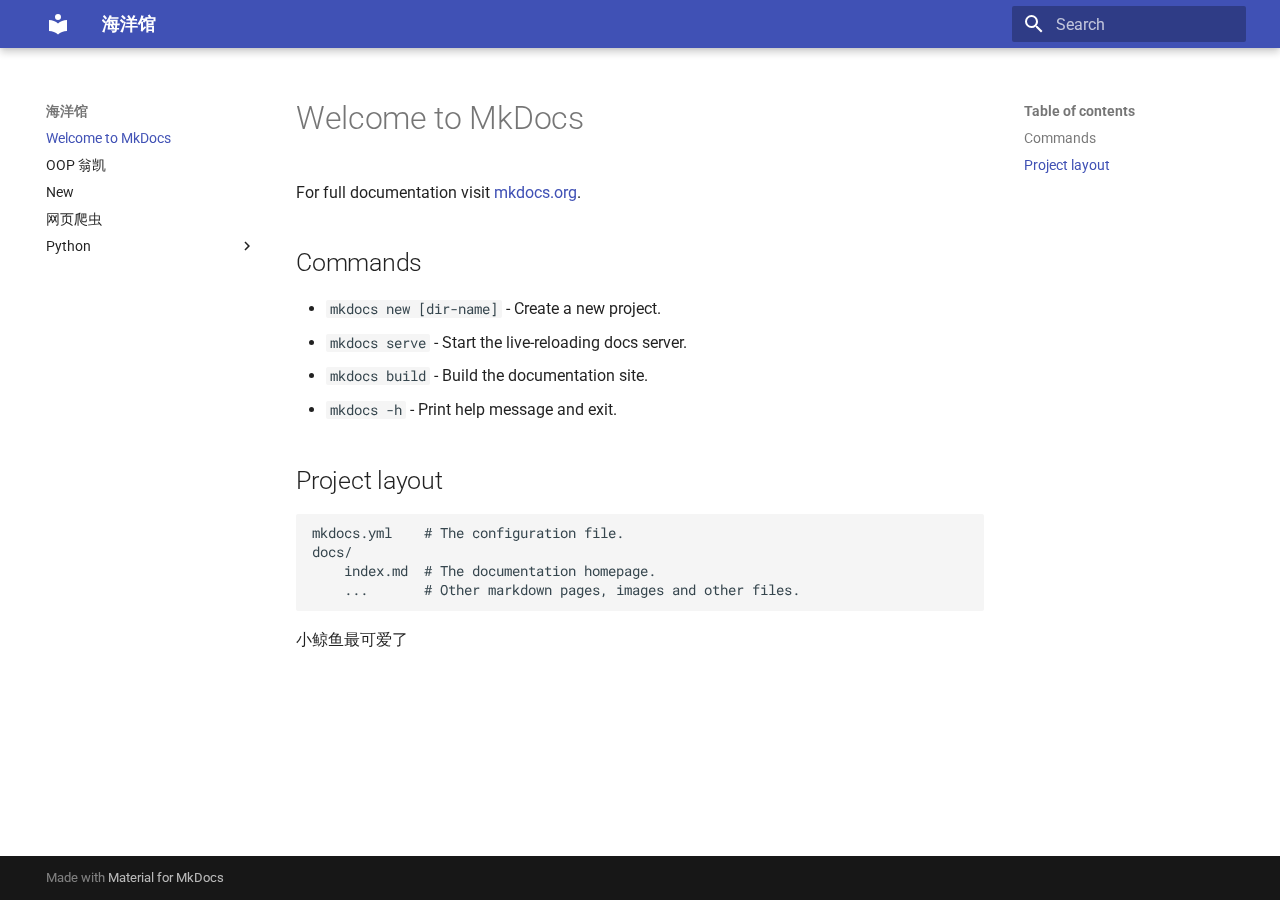
<file: index.html>
<!doctype html>
<html lang="en" class="no-js">
  <head>
    
      <meta charset="utf-8">
      <meta name="viewport" content="width=device-width,initial-scale=1">
      
      
        <meta name="author" content="Little Shark">
      
      
        <link rel="canonical" href="https://Miracle-0.github.io/">
      
      
      
        <link rel="next" href="OOP%20%E7%BF%81%E5%87%AF%20%E6%9C%AA%E7%AB%9F/">
      
      
      <link rel="icon" href="assets/images/favicon.png">
      <meta name="generator" content="mkdocs-1.6.1, mkdocs-material-9.6.15">
    
    
      
        <title>海洋馆</title>
      
    
    
      <link rel="stylesheet" href="assets/stylesheets/main.342714a4.min.css">
      
      


    
    
      
    
    
      
        
        
        <link rel="preconnect" href="https://fonts.gstatic.com" crossorigin>
        <link rel="stylesheet" href="https://fonts.googleapis.com/css?family=Roboto:300,300i,400,400i,700,700i%7CRoboto+Mono:400,400i,700,700i&display=fallback">
        <style>:root{--md-text-font:"Roboto";--md-code-font:"Roboto Mono"}</style>
      
    
    
    <script>__md_scope=new URL(".",location),__md_hash=e=>[...e].reduce(((e,_)=>(e<<5)-e+_.charCodeAt(0)),0),__md_get=(e,_=localStorage,t=__md_scope)=>JSON.parse(_.getItem(t.pathname+"."+e)),__md_set=(e,_,t=localStorage,a=__md_scope)=>{try{t.setItem(a.pathname+"."+e,JSON.stringify(_))}catch(e){}}</script>
    
      

    
    
    
  </head>
  
  
    <body dir="ltr">
  
    
    <input class="md-toggle" data-md-toggle="drawer" type="checkbox" id="__drawer" autocomplete="off">
    <input class="md-toggle" data-md-toggle="search" type="checkbox" id="__search" autocomplete="off">
    <label class="md-overlay" for="__drawer"></label>
    <div data-md-component="skip">
      
        
        <a href="#welcome-to-mkdocs" class="md-skip">
          Skip to content
        </a>
      
    </div>
    <div data-md-component="announce">
      
    </div>
    
    
      

  

<header class="md-header md-header--shadow" data-md-component="header">
  <nav class="md-header__inner md-grid" aria-label="Header">
    <a href="." title="海洋馆" class="md-header__button md-logo" aria-label="海洋馆" data-md-component="logo">
      
  
  <svg xmlns="http://www.w3.org/2000/svg" viewBox="0 0 24 24"><path d="M12 8a3 3 0 0 0 3-3 3 3 0 0 0-3-3 3 3 0 0 0-3 3 3 3 0 0 0 3 3m0 3.54C9.64 9.35 6.5 8 3 8v11c3.5 0 6.64 1.35 9 3.54 2.36-2.19 5.5-3.54 9-3.54V8c-3.5 0-6.64 1.35-9 3.54"/></svg>

    </a>
    <label class="md-header__button md-icon" for="__drawer">
      
      <svg xmlns="http://www.w3.org/2000/svg" viewBox="0 0 24 24"><path d="M3 6h18v2H3zm0 5h18v2H3zm0 5h18v2H3z"/></svg>
    </label>
    <div class="md-header__title" data-md-component="header-title">
      <div class="md-header__ellipsis">
        <div class="md-header__topic">
          <span class="md-ellipsis">
            海洋馆
          </span>
        </div>
        <div class="md-header__topic" data-md-component="header-topic">
          <span class="md-ellipsis">
            
              Welcome to MkDocs
            
          </span>
        </div>
      </div>
    </div>
    
    
      <script>var palette=__md_get("__palette");if(palette&&palette.color){if("(prefers-color-scheme)"===palette.color.media){var media=matchMedia("(prefers-color-scheme: light)"),input=document.querySelector(media.matches?"[data-md-color-media='(prefers-color-scheme: light)']":"[data-md-color-media='(prefers-color-scheme: dark)']");palette.color.media=input.getAttribute("data-md-color-media"),palette.color.scheme=input.getAttribute("data-md-color-scheme"),palette.color.primary=input.getAttribute("data-md-color-primary"),palette.color.accent=input.getAttribute("data-md-color-accent")}for(var[key,value]of Object.entries(palette.color))document.body.setAttribute("data-md-color-"+key,value)}</script>
    
    
    
      
      
        <label class="md-header__button md-icon" for="__search">
          
          <svg xmlns="http://www.w3.org/2000/svg" viewBox="0 0 24 24"><path d="M9.5 3A6.5 6.5 0 0 1 16 9.5c0 1.61-.59 3.09-1.56 4.23l.27.27h.79l5 5-1.5 1.5-5-5v-.79l-.27-.27A6.52 6.52 0 0 1 9.5 16 6.5 6.5 0 0 1 3 9.5 6.5 6.5 0 0 1 9.5 3m0 2C7 5 5 7 5 9.5S7 14 9.5 14 14 12 14 9.5 12 5 9.5 5"/></svg>
        </label>
        <div class="md-search" data-md-component="search" role="dialog">
  <label class="md-search__overlay" for="__search"></label>
  <div class="md-search__inner" role="search">
    <form class="md-search__form" name="search">
      <input type="text" class="md-search__input" name="query" aria-label="Search" placeholder="Search" autocapitalize="off" autocorrect="off" autocomplete="off" spellcheck="false" data-md-component="search-query" required>
      <label class="md-search__icon md-icon" for="__search">
        
        <svg xmlns="http://www.w3.org/2000/svg" viewBox="0 0 24 24"><path d="M9.5 3A6.5 6.5 0 0 1 16 9.5c0 1.61-.59 3.09-1.56 4.23l.27.27h.79l5 5-1.5 1.5-5-5v-.79l-.27-.27A6.52 6.52 0 0 1 9.5 16 6.5 6.5 0 0 1 3 9.5 6.5 6.5 0 0 1 9.5 3m0 2C7 5 5 7 5 9.5S7 14 9.5 14 14 12 14 9.5 12 5 9.5 5"/></svg>
        
        <svg xmlns="http://www.w3.org/2000/svg" viewBox="0 0 24 24"><path d="M20 11v2H8l5.5 5.5-1.42 1.42L4.16 12l7.92-7.92L13.5 5.5 8 11z"/></svg>
      </label>
      <nav class="md-search__options" aria-label="Search">
        
        <button type="reset" class="md-search__icon md-icon" title="Clear" aria-label="Clear" tabindex="-1">
          
          <svg xmlns="http://www.w3.org/2000/svg" viewBox="0 0 24 24"><path d="M19 6.41 17.59 5 12 10.59 6.41 5 5 6.41 10.59 12 5 17.59 6.41 19 12 13.41 17.59 19 19 17.59 13.41 12z"/></svg>
        </button>
      </nav>
      
    </form>
    <div class="md-search__output">
      <div class="md-search__scrollwrap" tabindex="0" data-md-scrollfix>
        <div class="md-search-result" data-md-component="search-result">
          <div class="md-search-result__meta">
            Initializing search
          </div>
          <ol class="md-search-result__list" role="presentation"></ol>
        </div>
      </div>
    </div>
  </div>
</div>
      
    
    
  </nav>
  
</header>
    
    <div class="md-container" data-md-component="container">
      
      
        
          
        
      
      <main class="md-main" data-md-component="main">
        <div class="md-main__inner md-grid">
          
            
              
              <div class="md-sidebar md-sidebar--primary" data-md-component="sidebar" data-md-type="navigation" >
                <div class="md-sidebar__scrollwrap">
                  <div class="md-sidebar__inner">
                    



<nav class="md-nav md-nav--primary" aria-label="Navigation" data-md-level="0">
  <label class="md-nav__title" for="__drawer">
    <a href="." title="海洋馆" class="md-nav__button md-logo" aria-label="海洋馆" data-md-component="logo">
      
  
  <svg xmlns="http://www.w3.org/2000/svg" viewBox="0 0 24 24"><path d="M12 8a3 3 0 0 0 3-3 3 3 0 0 0-3-3 3 3 0 0 0-3 3 3 3 0 0 0 3 3m0 3.54C9.64 9.35 6.5 8 3 8v11c3.5 0 6.64 1.35 9 3.54 2.36-2.19 5.5-3.54 9-3.54V8c-3.5 0-6.64 1.35-9 3.54"/></svg>

    </a>
    海洋馆
  </label>
  
  <ul class="md-nav__list" data-md-scrollfix>
    
      
      
  
  
    
  
  
  
    <li class="md-nav__item md-nav__item--active">
      
      <input class="md-nav__toggle md-toggle" type="checkbox" id="__toc">
      
      
        
      
      
        <label class="md-nav__link md-nav__link--active" for="__toc">
          
  
  
  <span class="md-ellipsis">
    Welcome to MkDocs
    
  </span>
  

          <span class="md-nav__icon md-icon"></span>
        </label>
      
      <a href="." class="md-nav__link md-nav__link--active">
        
  
  
  <span class="md-ellipsis">
    Welcome to MkDocs
    
  </span>
  

      </a>
      
        

<nav class="md-nav md-nav--secondary" aria-label="Table of contents">
  
  
  
    
  
  
    <label class="md-nav__title" for="__toc">
      <span class="md-nav__icon md-icon"></span>
      Table of contents
    </label>
    <ul class="md-nav__list" data-md-component="toc" data-md-scrollfix>
      
        <li class="md-nav__item">
  <a href="#commands" class="md-nav__link">
    <span class="md-ellipsis">
      Commands
    </span>
  </a>
  
</li>
      
        <li class="md-nav__item">
  <a href="#project-layout" class="md-nav__link">
    <span class="md-ellipsis">
      Project layout
    </span>
  </a>
  
</li>
      
    </ul>
  
</nav>
      
    </li>
  

    
      
      
  
  
  
  
    <li class="md-nav__item">
      <a href="OOP%20%E7%BF%81%E5%87%AF%20%E6%9C%AA%E7%AB%9F/" class="md-nav__link">
        
  
  
  <span class="md-ellipsis">
    OOP 翁凯
    
  </span>
  

      </a>
    </li>
  

    
      
      
  
  
  
  
    <li class="md-nav__item">
      <a href="new/" class="md-nav__link">
        
  
  
  <span class="md-ellipsis">
    New
    
  </span>
  

      </a>
    </li>
  

    
      
      
  
  
  
  
    <li class="md-nav__item">
      <a href="%E8%87%AA%E5%8A%A8%E5%A1%AB%E5%86%99%E9%97%AE%E5%8D%B7%E6%98%9F/" class="md-nav__link">
        
  
  
  <span class="md-ellipsis">
    网页爬虫
    
  </span>
  

      </a>
    </li>
  

    
      
      
  
  
  
  
    
    
    
    
    
    <li class="md-nav__item md-nav__item--nested">
      
        
        
        <input class="md-nav__toggle md-toggle " type="checkbox" id="__nav_5" >
        
          
          <label class="md-nav__link" for="__nav_5" id="__nav_5_label" tabindex="0">
            
  
  
  <span class="md-ellipsis">
    Python
    
  </span>
  

            <span class="md-nav__icon md-icon"></span>
          </label>
        
        <nav class="md-nav" data-md-level="1" aria-labelledby="__nav_5_label" aria-expanded="false">
          <label class="md-nav__title" for="__nav_5">
            <span class="md-nav__icon md-icon"></span>
            Python
          </label>
          <ul class="md-nav__list" data-md-scrollfix>
            
              
                
  
  
  
  
    <li class="md-nav__item">
      <a href="Python/Python%20OOP/" class="md-nav__link">
        
  
  
  <span class="md-ellipsis">
    Python OOP
    
  </span>
  

      </a>
    </li>
  

              
            
              
                
  
  
  
  
    <li class="md-nav__item">
      <a href="Python/Python%20%E5%BC%82%E5%B8%B8/" class="md-nav__link">
        
  
  
  <span class="md-ellipsis">
    异常
    
  </span>
  

      </a>
    </li>
  

              
            
              
                
  
  
  
  
    <li class="md-nav__item">
      <a href="Python/Python%E5%87%BD%E6%95%B0/" class="md-nav__link">
        
  
  
  <span class="md-ellipsis">
    函数
    
  </span>
  

      </a>
    </li>
  

              
            
              
                
  
  
  
  
    <li class="md-nav__item">
      <a href="Python/Python%E6%95%B0%E6%8D%AE%E7%BB%93%E6%9E%84%E6%95%B4%E7%90%86/" class="md-nav__link">
        
  
  
  <span class="md-ellipsis">
    数据结构汇总
    
  </span>
  

      </a>
    </li>
  

              
            
              
                
  
  
  
  
    <li class="md-nav__item">
      <a href="Python/Python%E9%94%99%E9%A2%98/" class="md-nav__link">
        
  
  
  <span class="md-ellipsis">
    Python错题
    
  </span>
  

      </a>
    </li>
  

              
            
          </ul>
        </nav>
      
    </li>
  

    
  </ul>
</nav>
                  </div>
                </div>
              </div>
            
            
              
              <div class="md-sidebar md-sidebar--secondary" data-md-component="sidebar" data-md-type="toc" >
                <div class="md-sidebar__scrollwrap">
                  <div class="md-sidebar__inner">
                    

<nav class="md-nav md-nav--secondary" aria-label="Table of contents">
  
  
  
    
  
  
    <label class="md-nav__title" for="__toc">
      <span class="md-nav__icon md-icon"></span>
      Table of contents
    </label>
    <ul class="md-nav__list" data-md-component="toc" data-md-scrollfix>
      
        <li class="md-nav__item">
  <a href="#commands" class="md-nav__link">
    <span class="md-ellipsis">
      Commands
    </span>
  </a>
  
</li>
      
        <li class="md-nav__item">
  <a href="#project-layout" class="md-nav__link">
    <span class="md-ellipsis">
      Project layout
    </span>
  </a>
  
</li>
      
    </ul>
  
</nav>
                  </div>
                </div>
              </div>
            
          
          
            <div class="md-content" data-md-component="content">
              <article class="md-content__inner md-typeset">
                
                  



<h1 id="welcome-to-mkdocs">Welcome to MkDocs</h1>
<p>For full documentation visit <a href="https://www.mkdocs.org">mkdocs.org</a>.</p>
<h2 id="commands">Commands</h2>
<ul>
<li><code>mkdocs new [dir-name]</code> - Create a new project.</li>
<li><code>mkdocs serve</code> - Start the live-reloading docs server.</li>
<li><code>mkdocs build</code> - Build the documentation site.</li>
<li><code>mkdocs -h</code> - Print help message and exit.</li>
</ul>
<h2 id="project-layout">Project layout</h2>
<pre><code>mkdocs.yml    # The configuration file.
docs/
    index.md  # The documentation homepage.
    ...       # Other markdown pages, images and other files.
</code></pre>
<p>小鲸鱼最可爱了</p>












                
              </article>
            </div>
          
          
<script>var target=document.getElementById(location.hash.slice(1));target&&target.name&&(target.checked=target.name.startsWith("__tabbed_"))</script>
        </div>
        
      </main>
      
        <footer class="md-footer">
  
  <div class="md-footer-meta md-typeset">
    <div class="md-footer-meta__inner md-grid">
      <div class="md-copyright">
  
  
    Made with
    <a href="https://squidfunk.github.io/mkdocs-material/" target="_blank" rel="noopener">
      Material for MkDocs
    </a>
  
</div>
      
    </div>
  </div>
</footer>
      
    </div>
    <div class="md-dialog" data-md-component="dialog">
      <div class="md-dialog__inner md-typeset"></div>
    </div>
    
    
    
      
      <script id="__config" type="application/json">{"base": ".", "features": [], "search": "assets/javascripts/workers/search.d50fe291.min.js", "tags": null, "translations": {"clipboard.copied": "Copied to clipboard", "clipboard.copy": "Copy to clipboard", "search.result.more.one": "1 more on this page", "search.result.more.other": "# more on this page", "search.result.none": "No matching documents", "search.result.one": "1 matching document", "search.result.other": "# matching documents", "search.result.placeholder": "Type to start searching", "search.result.term.missing": "Missing", "select.version": "Select version"}, "version": null}</script>
    
    
      <script src="assets/javascripts/bundle.56ea9cef.min.js"></script>
      
    
  </body>
</html>
</file>
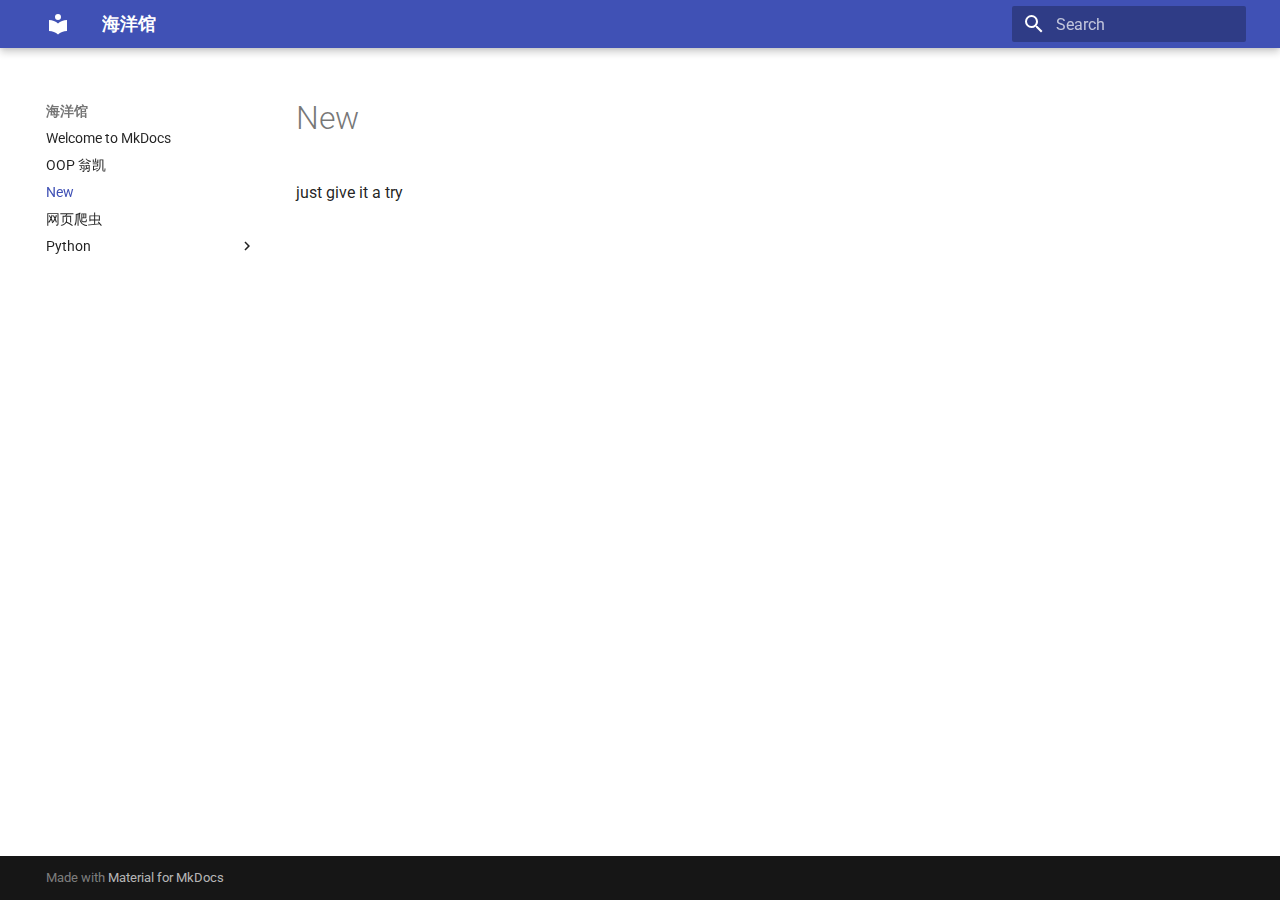
<file: new/index.html>
<!doctype html>
<html lang="en" class="no-js">
  <head>
    
      <meta charset="utf-8">
      <meta name="viewport" content="width=device-width,initial-scale=1">
      
      
        <meta name="author" content="Little Shark">
      
      
        <link rel="canonical" href="https://Miracle-0.github.io/new/">
      
      
        <link rel="prev" href="../OOP%20%E7%BF%81%E5%87%AF%20%E6%9C%AA%E7%AB%9F/">
      
      
        <link rel="next" href="../%E8%87%AA%E5%8A%A8%E5%A1%AB%E5%86%99%E9%97%AE%E5%8D%B7%E6%98%9F/">
      
      
      <link rel="icon" href="../assets/images/favicon.png">
      <meta name="generator" content="mkdocs-1.6.1, mkdocs-material-9.6.15">
    
    
      
        <title>New - 海洋馆</title>
      
    
    
      <link rel="stylesheet" href="../assets/stylesheets/main.342714a4.min.css">
      
      


    
    
      
    
    
      
        
        
        <link rel="preconnect" href="https://fonts.gstatic.com" crossorigin>
        <link rel="stylesheet" href="https://fonts.googleapis.com/css?family=Roboto:300,300i,400,400i,700,700i%7CRoboto+Mono:400,400i,700,700i&display=fallback">
        <style>:root{--md-text-font:"Roboto";--md-code-font:"Roboto Mono"}</style>
      
    
    
    <script>__md_scope=new URL("..",location),__md_hash=e=>[...e].reduce(((e,_)=>(e<<5)-e+_.charCodeAt(0)),0),__md_get=(e,_=localStorage,t=__md_scope)=>JSON.parse(_.getItem(t.pathname+"."+e)),__md_set=(e,_,t=localStorage,a=__md_scope)=>{try{t.setItem(a.pathname+"."+e,JSON.stringify(_))}catch(e){}}</script>
    
      

    
    
    
  </head>
  
  
    <body dir="ltr">
  
    
    <input class="md-toggle" data-md-toggle="drawer" type="checkbox" id="__drawer" autocomplete="off">
    <input class="md-toggle" data-md-toggle="search" type="checkbox" id="__search" autocomplete="off">
    <label class="md-overlay" for="__drawer"></label>
    <div data-md-component="skip">
      
    </div>
    <div data-md-component="announce">
      
    </div>
    
    
      

  

<header class="md-header md-header--shadow" data-md-component="header">
  <nav class="md-header__inner md-grid" aria-label="Header">
    <a href=".." title="海洋馆" class="md-header__button md-logo" aria-label="海洋馆" data-md-component="logo">
      
  
  <svg xmlns="http://www.w3.org/2000/svg" viewBox="0 0 24 24"><path d="M12 8a3 3 0 0 0 3-3 3 3 0 0 0-3-3 3 3 0 0 0-3 3 3 3 0 0 0 3 3m0 3.54C9.64 9.35 6.5 8 3 8v11c3.5 0 6.64 1.35 9 3.54 2.36-2.19 5.5-3.54 9-3.54V8c-3.5 0-6.64 1.35-9 3.54"/></svg>

    </a>
    <label class="md-header__button md-icon" for="__drawer">
      
      <svg xmlns="http://www.w3.org/2000/svg" viewBox="0 0 24 24"><path d="M3 6h18v2H3zm0 5h18v2H3zm0 5h18v2H3z"/></svg>
    </label>
    <div class="md-header__title" data-md-component="header-title">
      <div class="md-header__ellipsis">
        <div class="md-header__topic">
          <span class="md-ellipsis">
            海洋馆
          </span>
        </div>
        <div class="md-header__topic" data-md-component="header-topic">
          <span class="md-ellipsis">
            
              New
            
          </span>
        </div>
      </div>
    </div>
    
    
      <script>var palette=__md_get("__palette");if(palette&&palette.color){if("(prefers-color-scheme)"===palette.color.media){var media=matchMedia("(prefers-color-scheme: light)"),input=document.querySelector(media.matches?"[data-md-color-media='(prefers-color-scheme: light)']":"[data-md-color-media='(prefers-color-scheme: dark)']");palette.color.media=input.getAttribute("data-md-color-media"),palette.color.scheme=input.getAttribute("data-md-color-scheme"),palette.color.primary=input.getAttribute("data-md-color-primary"),palette.color.accent=input.getAttribute("data-md-color-accent")}for(var[key,value]of Object.entries(palette.color))document.body.setAttribute("data-md-color-"+key,value)}</script>
    
    
    
      
      
        <label class="md-header__button md-icon" for="__search">
          
          <svg xmlns="http://www.w3.org/2000/svg" viewBox="0 0 24 24"><path d="M9.5 3A6.5 6.5 0 0 1 16 9.5c0 1.61-.59 3.09-1.56 4.23l.27.27h.79l5 5-1.5 1.5-5-5v-.79l-.27-.27A6.52 6.52 0 0 1 9.5 16 6.5 6.5 0 0 1 3 9.5 6.5 6.5 0 0 1 9.5 3m0 2C7 5 5 7 5 9.5S7 14 9.5 14 14 12 14 9.5 12 5 9.5 5"/></svg>
        </label>
        <div class="md-search" data-md-component="search" role="dialog">
  <label class="md-search__overlay" for="__search"></label>
  <div class="md-search__inner" role="search">
    <form class="md-search__form" name="search">
      <input type="text" class="md-search__input" name="query" aria-label="Search" placeholder="Search" autocapitalize="off" autocorrect="off" autocomplete="off" spellcheck="false" data-md-component="search-query" required>
      <label class="md-search__icon md-icon" for="__search">
        
        <svg xmlns="http://www.w3.org/2000/svg" viewBox="0 0 24 24"><path d="M9.5 3A6.5 6.5 0 0 1 16 9.5c0 1.61-.59 3.09-1.56 4.23l.27.27h.79l5 5-1.5 1.5-5-5v-.79l-.27-.27A6.52 6.52 0 0 1 9.5 16 6.5 6.5 0 0 1 3 9.5 6.5 6.5 0 0 1 9.5 3m0 2C7 5 5 7 5 9.5S7 14 9.5 14 14 12 14 9.5 12 5 9.5 5"/></svg>
        
        <svg xmlns="http://www.w3.org/2000/svg" viewBox="0 0 24 24"><path d="M20 11v2H8l5.5 5.5-1.42 1.42L4.16 12l7.92-7.92L13.5 5.5 8 11z"/></svg>
      </label>
      <nav class="md-search__options" aria-label="Search">
        
        <button type="reset" class="md-search__icon md-icon" title="Clear" aria-label="Clear" tabindex="-1">
          
          <svg xmlns="http://www.w3.org/2000/svg" viewBox="0 0 24 24"><path d="M19 6.41 17.59 5 12 10.59 6.41 5 5 6.41 10.59 12 5 17.59 6.41 19 12 13.41 17.59 19 19 17.59 13.41 12z"/></svg>
        </button>
      </nav>
      
    </form>
    <div class="md-search__output">
      <div class="md-search__scrollwrap" tabindex="0" data-md-scrollfix>
        <div class="md-search-result" data-md-component="search-result">
          <div class="md-search-result__meta">
            Initializing search
          </div>
          <ol class="md-search-result__list" role="presentation"></ol>
        </div>
      </div>
    </div>
  </div>
</div>
      
    
    
  </nav>
  
</header>
    
    <div class="md-container" data-md-component="container">
      
      
        
          
        
      
      <main class="md-main" data-md-component="main">
        <div class="md-main__inner md-grid">
          
            
              
              <div class="md-sidebar md-sidebar--primary" data-md-component="sidebar" data-md-type="navigation" >
                <div class="md-sidebar__scrollwrap">
                  <div class="md-sidebar__inner">
                    



<nav class="md-nav md-nav--primary" aria-label="Navigation" data-md-level="0">
  <label class="md-nav__title" for="__drawer">
    <a href=".." title="海洋馆" class="md-nav__button md-logo" aria-label="海洋馆" data-md-component="logo">
      
  
  <svg xmlns="http://www.w3.org/2000/svg" viewBox="0 0 24 24"><path d="M12 8a3 3 0 0 0 3-3 3 3 0 0 0-3-3 3 3 0 0 0-3 3 3 3 0 0 0 3 3m0 3.54C9.64 9.35 6.5 8 3 8v11c3.5 0 6.64 1.35 9 3.54 2.36-2.19 5.5-3.54 9-3.54V8c-3.5 0-6.64 1.35-9 3.54"/></svg>

    </a>
    海洋馆
  </label>
  
  <ul class="md-nav__list" data-md-scrollfix>
    
      
      
  
  
  
  
    <li class="md-nav__item">
      <a href=".." class="md-nav__link">
        
  
  
  <span class="md-ellipsis">
    Welcome to MkDocs
    
  </span>
  

      </a>
    </li>
  

    
      
      
  
  
  
  
    <li class="md-nav__item">
      <a href="../OOP%20%E7%BF%81%E5%87%AF%20%E6%9C%AA%E7%AB%9F/" class="md-nav__link">
        
  
  
  <span class="md-ellipsis">
    OOP 翁凯
    
  </span>
  

      </a>
    </li>
  

    
      
      
  
  
    
  
  
  
    <li class="md-nav__item md-nav__item--active">
      
      <input class="md-nav__toggle md-toggle" type="checkbox" id="__toc">
      
      
      
      <a href="./" class="md-nav__link md-nav__link--active">
        
  
  
  <span class="md-ellipsis">
    New
    
  </span>
  

      </a>
      
    </li>
  

    
      
      
  
  
  
  
    <li class="md-nav__item">
      <a href="../%E8%87%AA%E5%8A%A8%E5%A1%AB%E5%86%99%E9%97%AE%E5%8D%B7%E6%98%9F/" class="md-nav__link">
        
  
  
  <span class="md-ellipsis">
    网页爬虫
    
  </span>
  

      </a>
    </li>
  

    
      
      
  
  
  
  
    
    
    
    
    
    <li class="md-nav__item md-nav__item--nested">
      
        
        
        <input class="md-nav__toggle md-toggle " type="checkbox" id="__nav_5" >
        
          
          <label class="md-nav__link" for="__nav_5" id="__nav_5_label" tabindex="0">
            
  
  
  <span class="md-ellipsis">
    Python
    
  </span>
  

            <span class="md-nav__icon md-icon"></span>
          </label>
        
        <nav class="md-nav" data-md-level="1" aria-labelledby="__nav_5_label" aria-expanded="false">
          <label class="md-nav__title" for="__nav_5">
            <span class="md-nav__icon md-icon"></span>
            Python
          </label>
          <ul class="md-nav__list" data-md-scrollfix>
            
              
                
  
  
  
  
    <li class="md-nav__item">
      <a href="../Python/Python%20OOP/" class="md-nav__link">
        
  
  
  <span class="md-ellipsis">
    Python OOP
    
  </span>
  

      </a>
    </li>
  

              
            
              
                
  
  
  
  
    <li class="md-nav__item">
      <a href="../Python/Python%20%E5%BC%82%E5%B8%B8/" class="md-nav__link">
        
  
  
  <span class="md-ellipsis">
    异常
    
  </span>
  

      </a>
    </li>
  

              
            
              
                
  
  
  
  
    <li class="md-nav__item">
      <a href="../Python/Python%E5%87%BD%E6%95%B0/" class="md-nav__link">
        
  
  
  <span class="md-ellipsis">
    函数
    
  </span>
  

      </a>
    </li>
  

              
            
              
                
  
  
  
  
    <li class="md-nav__item">
      <a href="../Python/Python%E6%95%B0%E6%8D%AE%E7%BB%93%E6%9E%84%E6%95%B4%E7%90%86/" class="md-nav__link">
        
  
  
  <span class="md-ellipsis">
    数据结构汇总
    
  </span>
  

      </a>
    </li>
  

              
            
              
                
  
  
  
  
    <li class="md-nav__item">
      <a href="../Python/Python%E9%94%99%E9%A2%98/" class="md-nav__link">
        
  
  
  <span class="md-ellipsis">
    Python错题
    
  </span>
  

      </a>
    </li>
  

              
            
          </ul>
        </nav>
      
    </li>
  

    
  </ul>
</nav>
                  </div>
                </div>
              </div>
            
            
              
              <div class="md-sidebar md-sidebar--secondary" data-md-component="sidebar" data-md-type="toc" >
                <div class="md-sidebar__scrollwrap">
                  <div class="md-sidebar__inner">
                    

<nav class="md-nav md-nav--secondary" aria-label="Table of contents">
  
  
  
  
</nav>
                  </div>
                </div>
              </div>
            
          
          
            <div class="md-content" data-md-component="content">
              <article class="md-content__inner md-typeset">
                
                  



  <h1>New</h1>

<p>just give it a try</p>












                
              </article>
            </div>
          
          
<script>var target=document.getElementById(location.hash.slice(1));target&&target.name&&(target.checked=target.name.startsWith("__tabbed_"))</script>
        </div>
        
      </main>
      
        <footer class="md-footer">
  
  <div class="md-footer-meta md-typeset">
    <div class="md-footer-meta__inner md-grid">
      <div class="md-copyright">
  
  
    Made with
    <a href="https://squidfunk.github.io/mkdocs-material/" target="_blank" rel="noopener">
      Material for MkDocs
    </a>
  
</div>
      
    </div>
  </div>
</footer>
      
    </div>
    <div class="md-dialog" data-md-component="dialog">
      <div class="md-dialog__inner md-typeset"></div>
    </div>
    
    
    
      
      <script id="__config" type="application/json">{"base": "..", "features": [], "search": "../assets/javascripts/workers/search.d50fe291.min.js", "tags": null, "translations": {"clipboard.copied": "Copied to clipboard", "clipboard.copy": "Copy to clipboard", "search.result.more.one": "1 more on this page", "search.result.more.other": "# more on this page", "search.result.none": "No matching documents", "search.result.one": "1 matching document", "search.result.other": "# matching documents", "search.result.placeholder": "Type to start searching", "search.result.term.missing": "Missing", "select.version": "Select version"}, "version": null}</script>
    
    
      <script src="../assets/javascripts/bundle.56ea9cef.min.js"></script>
      
    
  </body>
</html>
</file>
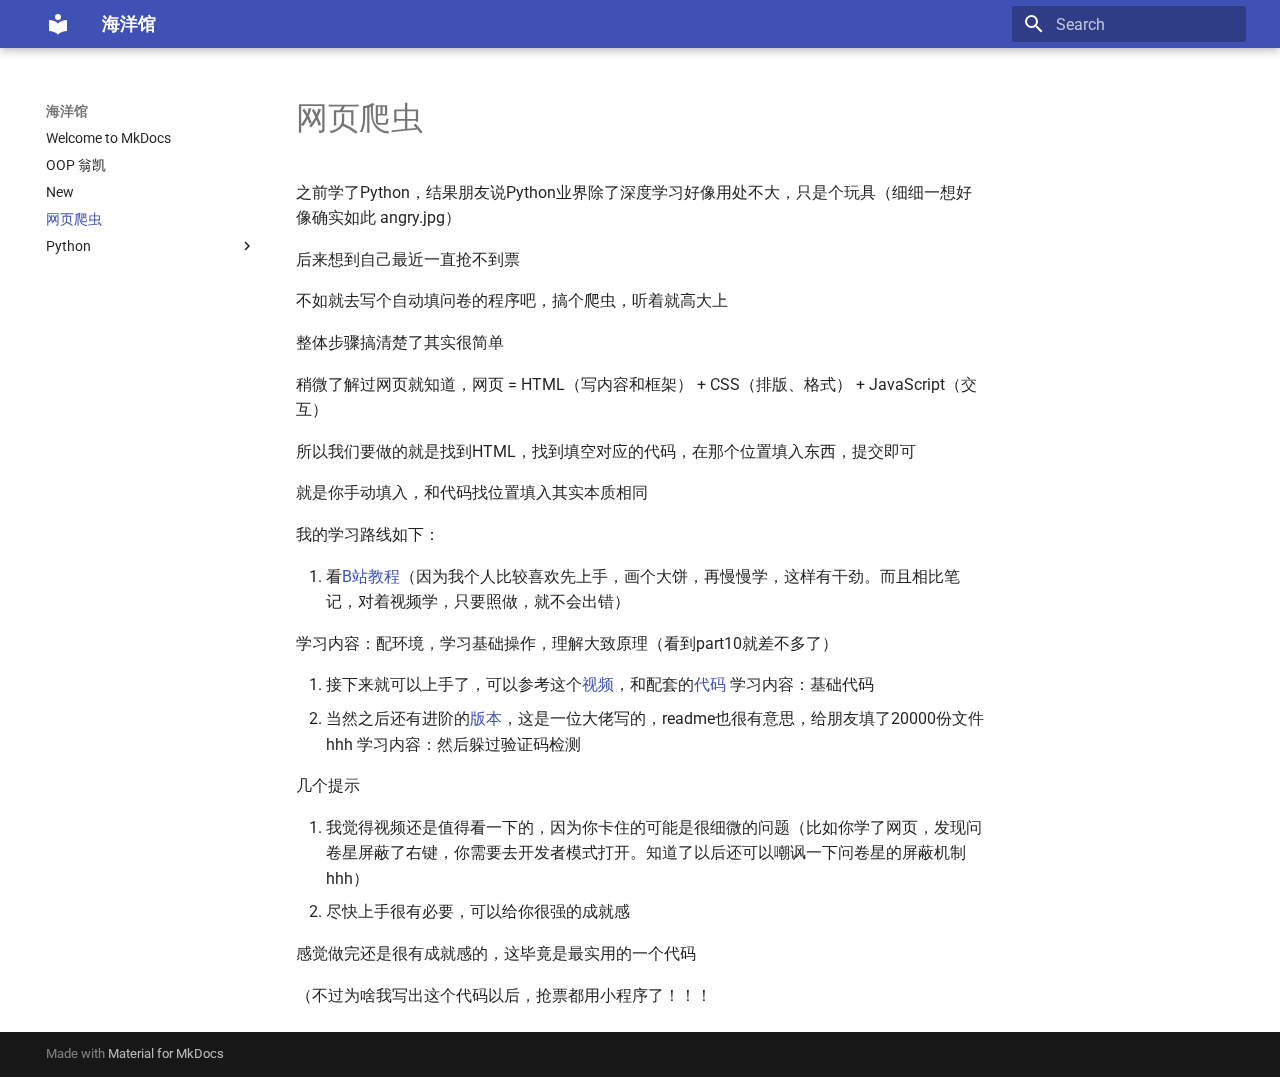
<file: 自动填写问卷星/index.html>
<!doctype html>
<html lang="en" class="no-js">
  <head>
    
      <meta charset="utf-8">
      <meta name="viewport" content="width=device-width,initial-scale=1">
      
      
        <meta name="author" content="Little Shark">
      
      
        <link rel="canonical" href="https://Miracle-0.github.io/%E8%87%AA%E5%8A%A8%E5%A1%AB%E5%86%99%E9%97%AE%E5%8D%B7%E6%98%9F/">
      
      
        <link rel="prev" href="../new/">
      
      
        <link rel="next" href="../Python/Python%20OOP/">
      
      
      <link rel="icon" href="../assets/images/favicon.png">
      <meta name="generator" content="mkdocs-1.6.1, mkdocs-material-9.6.14">
    
    
      
        <title>网页爬虫 - 海洋馆</title>
      
    
    
      <link rel="stylesheet" href="../assets/stylesheets/main.342714a4.min.css">
      
      


    
    
      
    
    
      
        
        
        <link rel="preconnect" href="https://fonts.gstatic.com" crossorigin>
        <link rel="stylesheet" href="https://fonts.googleapis.com/css?family=Roboto:300,300i,400,400i,700,700i%7CRoboto+Mono:400,400i,700,700i&display=fallback">
        <style>:root{--md-text-font:"Roboto";--md-code-font:"Roboto Mono"}</style>
      
    
    
    <script>__md_scope=new URL("..",location),__md_hash=e=>[...e].reduce(((e,_)=>(e<<5)-e+_.charCodeAt(0)),0),__md_get=(e,_=localStorage,t=__md_scope)=>JSON.parse(_.getItem(t.pathname+"."+e)),__md_set=(e,_,t=localStorage,a=__md_scope)=>{try{t.setItem(a.pathname+"."+e,JSON.stringify(_))}catch(e){}}</script>
    
      

    
    
    
  </head>
  
  
    <body dir="ltr">
  
    
    <input class="md-toggle" data-md-toggle="drawer" type="checkbox" id="__drawer" autocomplete="off">
    <input class="md-toggle" data-md-toggle="search" type="checkbox" id="__search" autocomplete="off">
    <label class="md-overlay" for="__drawer"></label>
    <div data-md-component="skip">
      
        
        <a href="#_1" class="md-skip">
          Skip to content
        </a>
      
    </div>
    <div data-md-component="announce">
      
    </div>
    
    
      

  

<header class="md-header md-header--shadow" data-md-component="header">
  <nav class="md-header__inner md-grid" aria-label="Header">
    <a href=".." title="海洋馆" class="md-header__button md-logo" aria-label="海洋馆" data-md-component="logo">
      
  
  <svg xmlns="http://www.w3.org/2000/svg" viewBox="0 0 24 24"><path d="M12 8a3 3 0 0 0 3-3 3 3 0 0 0-3-3 3 3 0 0 0-3 3 3 3 0 0 0 3 3m0 3.54C9.64 9.35 6.5 8 3 8v11c3.5 0 6.64 1.35 9 3.54 2.36-2.19 5.5-3.54 9-3.54V8c-3.5 0-6.64 1.35-9 3.54"/></svg>

    </a>
    <label class="md-header__button md-icon" for="__drawer">
      
      <svg xmlns="http://www.w3.org/2000/svg" viewBox="0 0 24 24"><path d="M3 6h18v2H3zm0 5h18v2H3zm0 5h18v2H3z"/></svg>
    </label>
    <div class="md-header__title" data-md-component="header-title">
      <div class="md-header__ellipsis">
        <div class="md-header__topic">
          <span class="md-ellipsis">
            海洋馆
          </span>
        </div>
        <div class="md-header__topic" data-md-component="header-topic">
          <span class="md-ellipsis">
            
              网页爬虫
            
          </span>
        </div>
      </div>
    </div>
    
    
      <script>var palette=__md_get("__palette");if(palette&&palette.color){if("(prefers-color-scheme)"===palette.color.media){var media=matchMedia("(prefers-color-scheme: light)"),input=document.querySelector(media.matches?"[data-md-color-media='(prefers-color-scheme: light)']":"[data-md-color-media='(prefers-color-scheme: dark)']");palette.color.media=input.getAttribute("data-md-color-media"),palette.color.scheme=input.getAttribute("data-md-color-scheme"),palette.color.primary=input.getAttribute("data-md-color-primary"),palette.color.accent=input.getAttribute("data-md-color-accent")}for(var[key,value]of Object.entries(palette.color))document.body.setAttribute("data-md-color-"+key,value)}</script>
    
    
    
      
      
        <label class="md-header__button md-icon" for="__search">
          
          <svg xmlns="http://www.w3.org/2000/svg" viewBox="0 0 24 24"><path d="M9.5 3A6.5 6.5 0 0 1 16 9.5c0 1.61-.59 3.09-1.56 4.23l.27.27h.79l5 5-1.5 1.5-5-5v-.79l-.27-.27A6.52 6.52 0 0 1 9.5 16 6.5 6.5 0 0 1 3 9.5 6.5 6.5 0 0 1 9.5 3m0 2C7 5 5 7 5 9.5S7 14 9.5 14 14 12 14 9.5 12 5 9.5 5"/></svg>
        </label>
        <div class="md-search" data-md-component="search" role="dialog">
  <label class="md-search__overlay" for="__search"></label>
  <div class="md-search__inner" role="search">
    <form class="md-search__form" name="search">
      <input type="text" class="md-search__input" name="query" aria-label="Search" placeholder="Search" autocapitalize="off" autocorrect="off" autocomplete="off" spellcheck="false" data-md-component="search-query" required>
      <label class="md-search__icon md-icon" for="__search">
        
        <svg xmlns="http://www.w3.org/2000/svg" viewBox="0 0 24 24"><path d="M9.5 3A6.5 6.5 0 0 1 16 9.5c0 1.61-.59 3.09-1.56 4.23l.27.27h.79l5 5-1.5 1.5-5-5v-.79l-.27-.27A6.52 6.52 0 0 1 9.5 16 6.5 6.5 0 0 1 3 9.5 6.5 6.5 0 0 1 9.5 3m0 2C7 5 5 7 5 9.5S7 14 9.5 14 14 12 14 9.5 12 5 9.5 5"/></svg>
        
        <svg xmlns="http://www.w3.org/2000/svg" viewBox="0 0 24 24"><path d="M20 11v2H8l5.5 5.5-1.42 1.42L4.16 12l7.92-7.92L13.5 5.5 8 11z"/></svg>
      </label>
      <nav class="md-search__options" aria-label="Search">
        
        <button type="reset" class="md-search__icon md-icon" title="Clear" aria-label="Clear" tabindex="-1">
          
          <svg xmlns="http://www.w3.org/2000/svg" viewBox="0 0 24 24"><path d="M19 6.41 17.59 5 12 10.59 6.41 5 5 6.41 10.59 12 5 17.59 6.41 19 12 13.41 17.59 19 19 17.59 13.41 12z"/></svg>
        </button>
      </nav>
      
    </form>
    <div class="md-search__output">
      <div class="md-search__scrollwrap" tabindex="0" data-md-scrollfix>
        <div class="md-search-result" data-md-component="search-result">
          <div class="md-search-result__meta">
            Initializing search
          </div>
          <ol class="md-search-result__list" role="presentation"></ol>
        </div>
      </div>
    </div>
  </div>
</div>
      
    
    
  </nav>
  
</header>
    
    <div class="md-container" data-md-component="container">
      
      
        
          
        
      
      <main class="md-main" data-md-component="main">
        <div class="md-main__inner md-grid">
          
            
              
              <div class="md-sidebar md-sidebar--primary" data-md-component="sidebar" data-md-type="navigation" >
                <div class="md-sidebar__scrollwrap">
                  <div class="md-sidebar__inner">
                    



<nav class="md-nav md-nav--primary" aria-label="Navigation" data-md-level="0">
  <label class="md-nav__title" for="__drawer">
    <a href=".." title="海洋馆" class="md-nav__button md-logo" aria-label="海洋馆" data-md-component="logo">
      
  
  <svg xmlns="http://www.w3.org/2000/svg" viewBox="0 0 24 24"><path d="M12 8a3 3 0 0 0 3-3 3 3 0 0 0-3-3 3 3 0 0 0-3 3 3 3 0 0 0 3 3m0 3.54C9.64 9.35 6.5 8 3 8v11c3.5 0 6.64 1.35 9 3.54 2.36-2.19 5.5-3.54 9-3.54V8c-3.5 0-6.64 1.35-9 3.54"/></svg>

    </a>
    海洋馆
  </label>
  
  <ul class="md-nav__list" data-md-scrollfix>
    
      
      
  
  
  
  
    <li class="md-nav__item">
      <a href=".." class="md-nav__link">
        
  
  
  <span class="md-ellipsis">
    Welcome to MkDocs
    
  </span>
  

      </a>
    </li>
  

    
      
      
  
  
  
  
    <li class="md-nav__item">
      <a href="../OOP%20%E7%BF%81%E5%87%AF%20%E6%9C%AA%E7%AB%9F/" class="md-nav__link">
        
  
  
  <span class="md-ellipsis">
    OOP 翁凯
    
  </span>
  

      </a>
    </li>
  

    
      
      
  
  
  
  
    <li class="md-nav__item">
      <a href="../new/" class="md-nav__link">
        
  
  
  <span class="md-ellipsis">
    New
    
  </span>
  

      </a>
    </li>
  

    
      
      
  
  
    
  
  
  
    <li class="md-nav__item md-nav__item--active">
      
      <input class="md-nav__toggle md-toggle" type="checkbox" id="__toc">
      
      
        
      
      
      <a href="./" class="md-nav__link md-nav__link--active">
        
  
  
  <span class="md-ellipsis">
    网页爬虫
    
  </span>
  

      </a>
      
    </li>
  

    
      
      
  
  
  
  
    
    
    
    
    
    <li class="md-nav__item md-nav__item--nested">
      
        
        
        <input class="md-nav__toggle md-toggle " type="checkbox" id="__nav_5" >
        
          
          <label class="md-nav__link" for="__nav_5" id="__nav_5_label" tabindex="0">
            
  
  
  <span class="md-ellipsis">
    Python
    
  </span>
  

            <span class="md-nav__icon md-icon"></span>
          </label>
        
        <nav class="md-nav" data-md-level="1" aria-labelledby="__nav_5_label" aria-expanded="false">
          <label class="md-nav__title" for="__nav_5">
            <span class="md-nav__icon md-icon"></span>
            Python
          </label>
          <ul class="md-nav__list" data-md-scrollfix>
            
              
                
  
  
  
  
    <li class="md-nav__item">
      <a href="../Python/Python%20OOP/" class="md-nav__link">
        
  
  
  <span class="md-ellipsis">
    Python OOP
    
  </span>
  

      </a>
    </li>
  

              
            
              
                
  
  
  
  
    <li class="md-nav__item">
      <a href="../Python/Python%20%E5%BC%82%E5%B8%B8/" class="md-nav__link">
        
  
  
  <span class="md-ellipsis">
    异常
    
  </span>
  

      </a>
    </li>
  

              
            
              
                
  
  
  
  
    <li class="md-nav__item">
      <a href="../Python/Python%E5%87%BD%E6%95%B0/" class="md-nav__link">
        
  
  
  <span class="md-ellipsis">
    函数
    
  </span>
  

      </a>
    </li>
  

              
            
              
                
  
  
  
  
    <li class="md-nav__item">
      <a href="../Python/Python%E6%95%B0%E6%8D%AE%E7%BB%93%E6%9E%84%E6%95%B4%E7%90%86/" class="md-nav__link">
        
  
  
  <span class="md-ellipsis">
    数据结构汇总
    
  </span>
  

      </a>
    </li>
  

              
            
              
                
  
  
  
  
    <li class="md-nav__item">
      <a href="../Python/Python%E9%94%99%E9%A2%98/" class="md-nav__link">
        
  
  
  <span class="md-ellipsis">
    Python错题
    
  </span>
  

      </a>
    </li>
  

              
            
          </ul>
        </nav>
      
    </li>
  

    
  </ul>
</nav>
                  </div>
                </div>
              </div>
            
            
              
              <div class="md-sidebar md-sidebar--secondary" data-md-component="sidebar" data-md-type="toc" >
                <div class="md-sidebar__scrollwrap">
                  <div class="md-sidebar__inner">
                    

<nav class="md-nav md-nav--secondary" aria-label="Table of contents">
  
  
  
    
  
  
</nav>
                  </div>
                </div>
              </div>
            
          
          
            <div class="md-content" data-md-component="content">
              <article class="md-content__inner md-typeset">
                
                  



<h1 id="_1">网页爬虫</h1>
<p>之前学了Python，结果朋友说Python业界除了深度学习好像用处不大，只是个玩具（细细一想好像确实如此 angry.jpg）</p>
<p>后来想到自己最近一直抢不到票</p>
<p>不如就去写个自动填问卷的程序吧，搞个爬虫，听着就高大上</p>
<p>整体步骤搞清楚了其实很简单</p>
<p>稍微了解过网页就知道，网页 = HTML（写内容和框架） + CSS（排版、格式） + JavaScript（交互）</p>
<p>所以我们要做的就是找到HTML，找到填空对应的代码，在那个位置填入东西，提交即可</p>
<p>就是你手动填入，和代码找位置填入其实本质相同</p>
<p>我的学习路线如下：</p>
<ol>
<li>看<a href="https://www.bilibili.com/video/BV1Y9UPYAEqN/?share_source=copy_web&amp;vd_source=bc5dc75207a4f725193120638f8df3ae">B站教程</a>（因为我个人比较喜欢先上手，画个大饼，再慢慢学，这样有干劲。而且相比笔记，对着视频学，只要照做，就不会出错）</li>
</ol>
<p>学习内容：配环境，学习基础操作，理解大致原理（看到part10就差不多了）</p>
<ol>
<li>接下来就可以上手了，可以参考这个<a href="https://www.bilibili.com/video/BV1b94y1n7J2/?share_source=copy_web&amp;vd_source=bc5dc75207a4f725193120638f8df3ae">视频</a>，和配套的<a href="https://cpython666.github.io/spider/source-code.html">代码</a>
   学习内容：基础代码</li>
<li>当然之后还有进阶的<a href="https://github.com/Junbo2002/wjx?tab=readme-ov-file">版本</a>，这是一位大佬写的，readme也很有意思，给朋友填了20000份文件hhh
   学习内容：然后躲过验证码检测</li>
</ol>
<p>几个提示</p>
<ol>
<li>我觉得视频还是值得看一下的，因为你卡住的可能是很细微的问题（比如你学了网页，发现问卷星屏蔽了右键，你需要去开发者模式打开。知道了以后还可以嘲讽一下问卷星的屏蔽机制hhh）</li>
<li>尽快上手很有必要，可以给你很强的成就感</li>
</ol>
<p>感觉做完还是很有成就感的，这毕竟是最实用的一个代码</p>
<p>（不过为啥我写出这个代码以后，抢票都用小程序了！！！</p>












                
              </article>
            </div>
          
          
<script>var target=document.getElementById(location.hash.slice(1));target&&target.name&&(target.checked=target.name.startsWith("__tabbed_"))</script>
        </div>
        
      </main>
      
        <footer class="md-footer">
  
  <div class="md-footer-meta md-typeset">
    <div class="md-footer-meta__inner md-grid">
      <div class="md-copyright">
  
  
    Made with
    <a href="https://squidfunk.github.io/mkdocs-material/" target="_blank" rel="noopener">
      Material for MkDocs
    </a>
  
</div>
      
    </div>
  </div>
</footer>
      
    </div>
    <div class="md-dialog" data-md-component="dialog">
      <div class="md-dialog__inner md-typeset"></div>
    </div>
    
    
    
      
      <script id="__config" type="application/json">{"base": "..", "features": [], "search": "../assets/javascripts/workers/search.d50fe291.min.js", "tags": null, "translations": {"clipboard.copied": "Copied to clipboard", "clipboard.copy": "Copy to clipboard", "search.result.more.one": "1 more on this page", "search.result.more.other": "# more on this page", "search.result.none": "No matching documents", "search.result.one": "1 matching document", "search.result.other": "# matching documents", "search.result.placeholder": "Type to start searching", "search.result.term.missing": "Missing", "select.version": "Select version"}, "version": null}</script>
    
    
      <script src="../assets/javascripts/bundle.13a4f30d.min.js"></script>
      
    
  </body>
</html>
</file>
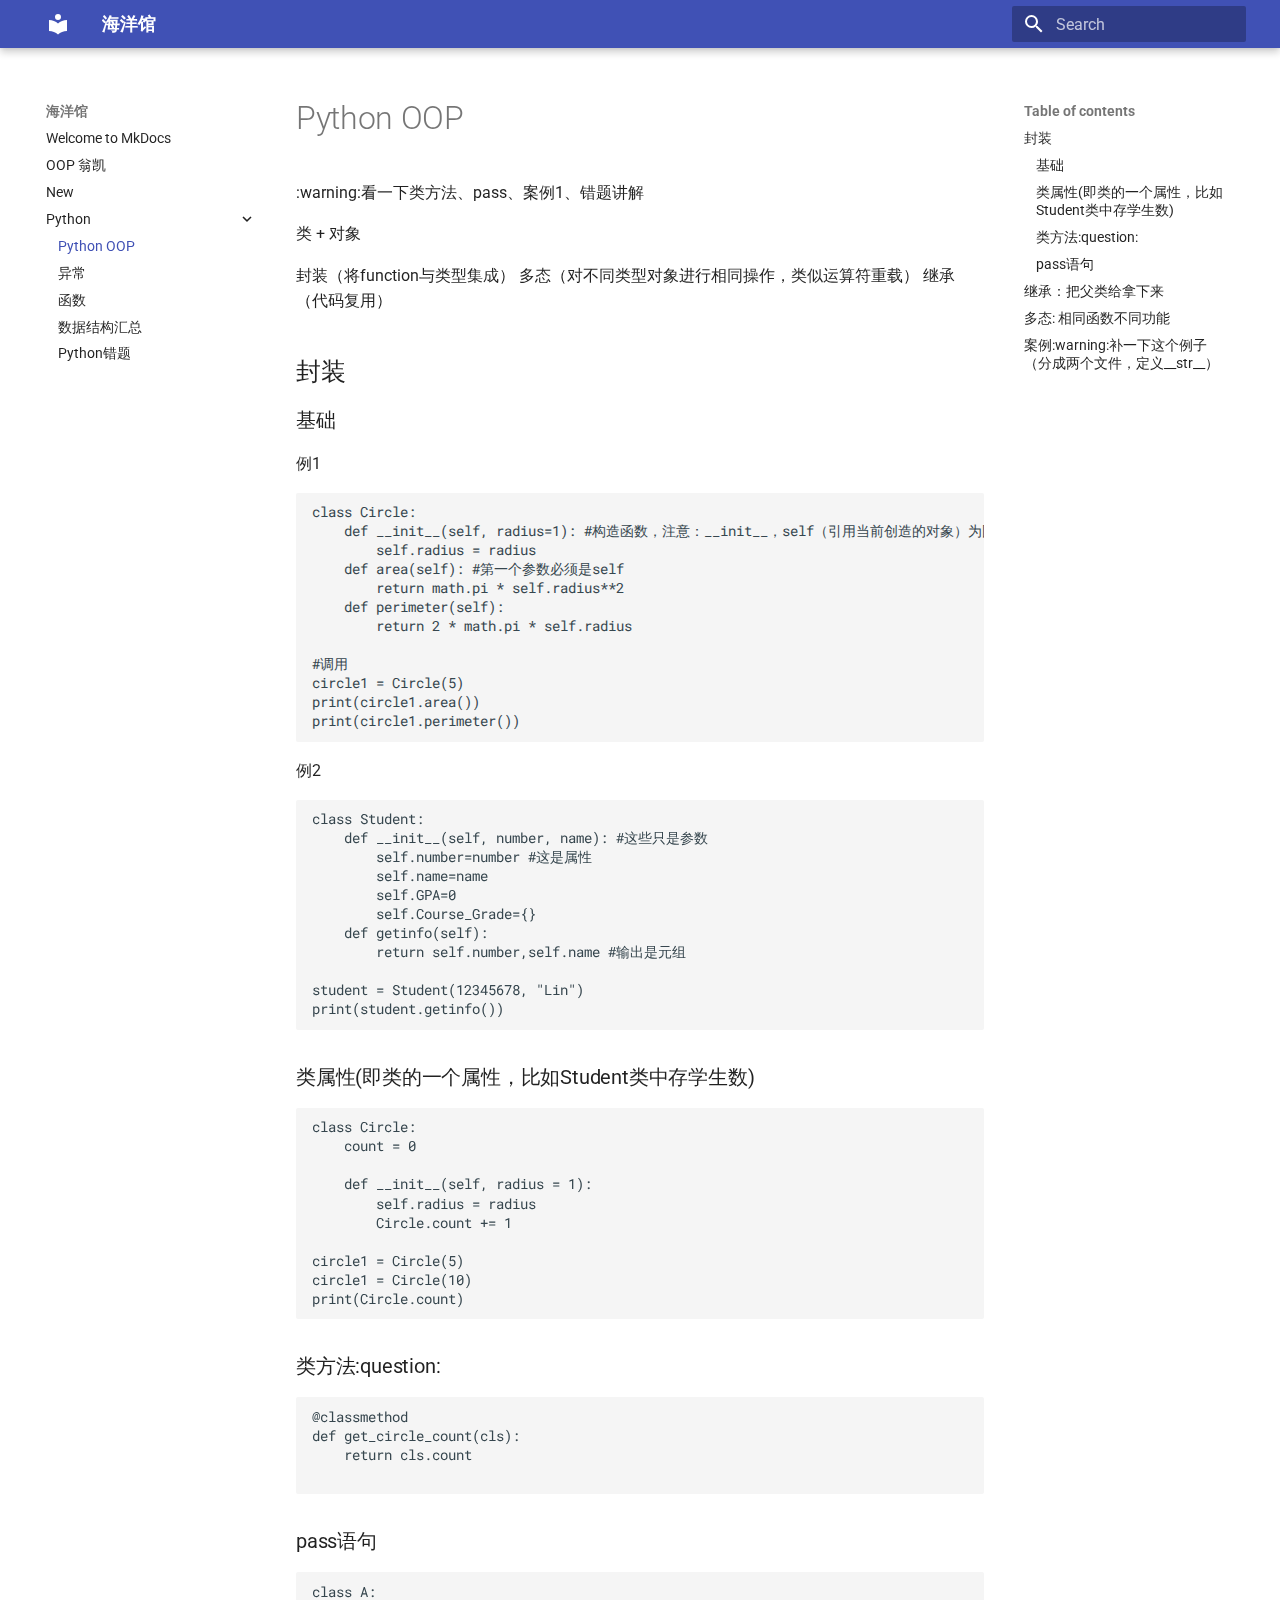
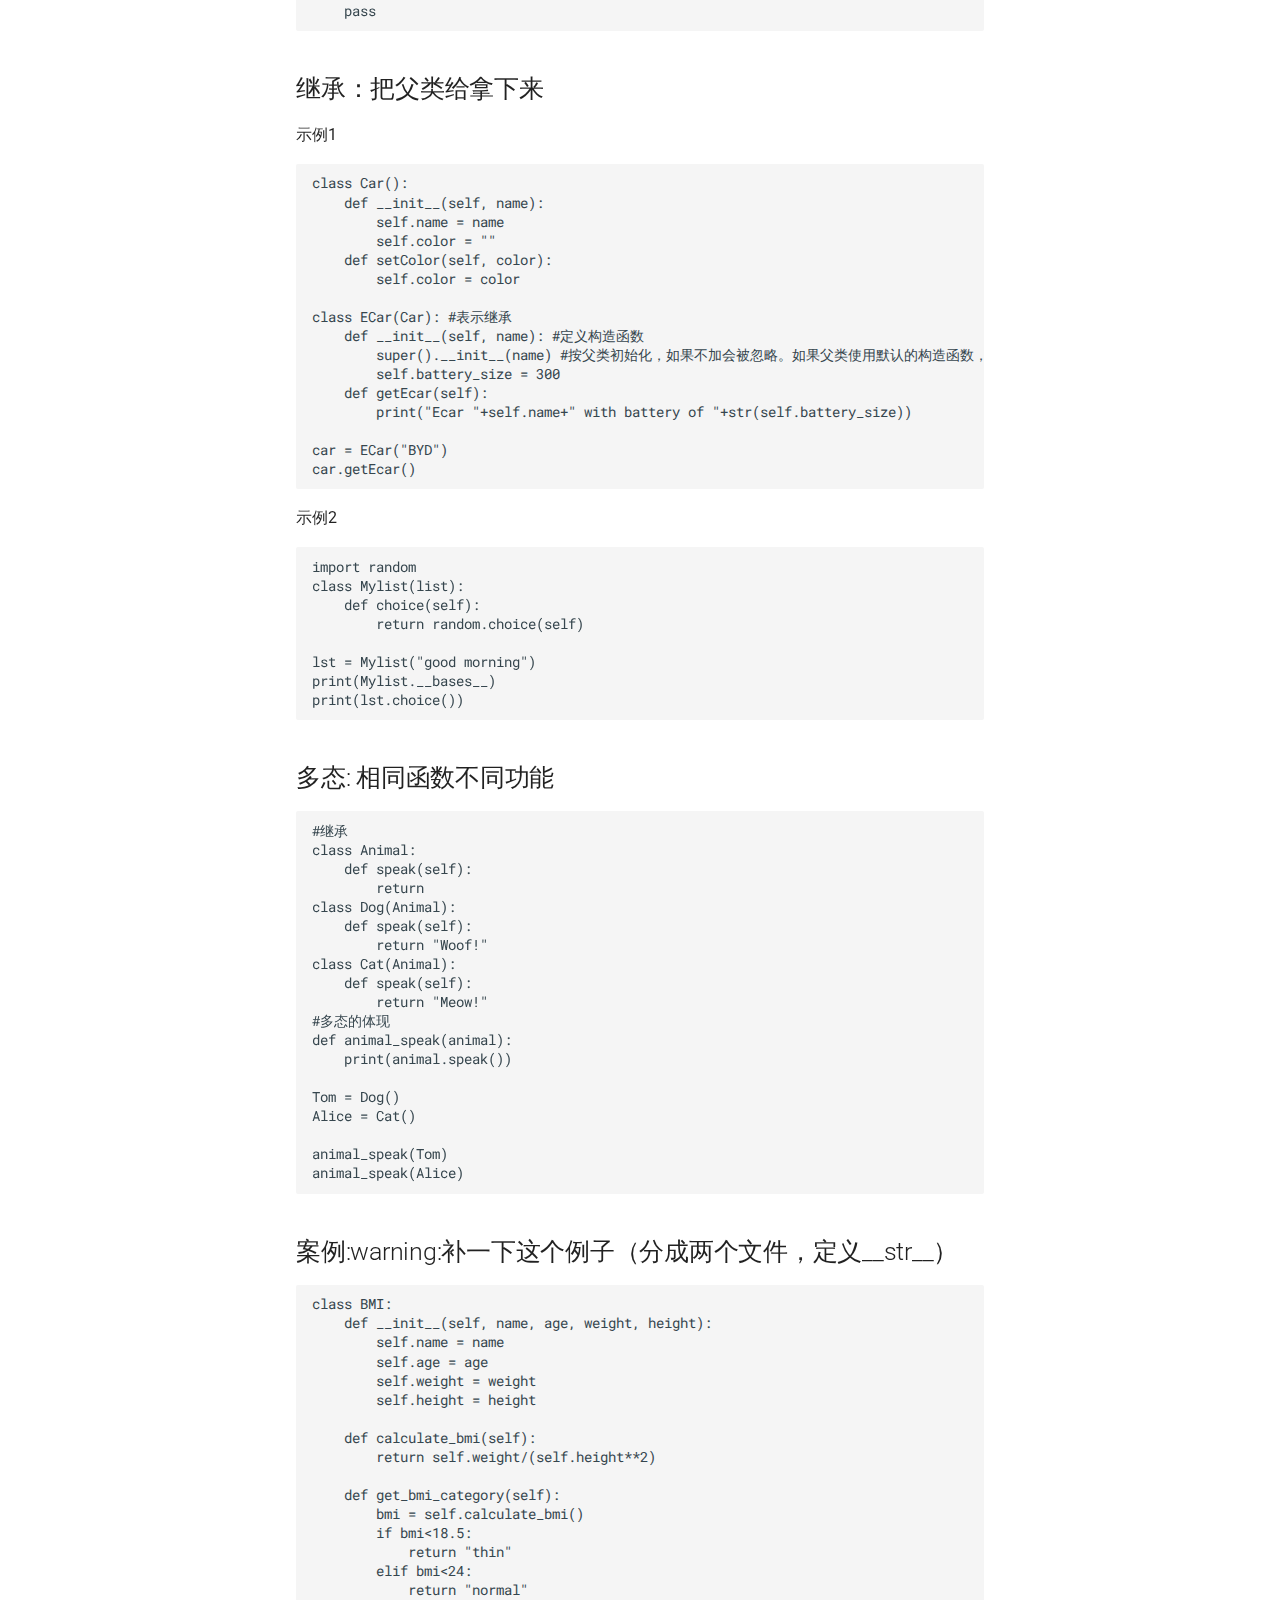
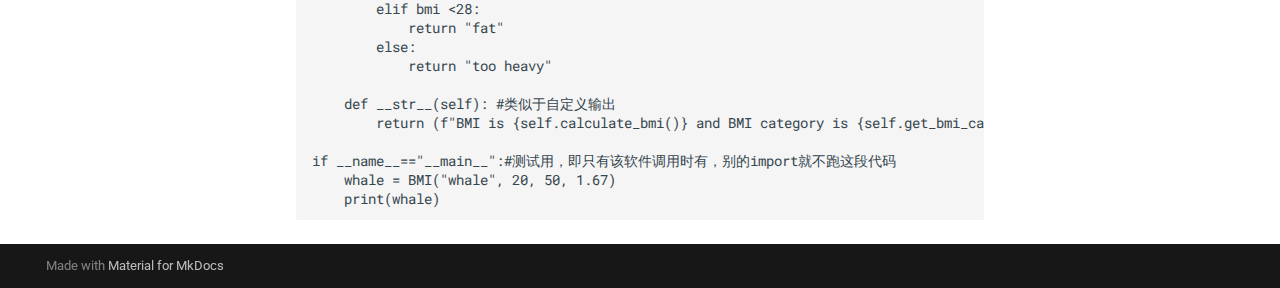
<file: Python/Python OOP/index.html>
<!doctype html>
<html lang="en" class="no-js">
  <head>
    
      <meta charset="utf-8">
      <meta name="viewport" content="width=device-width,initial-scale=1">
      
      
        <meta name="author" content="Little Shark">
      
      
        <link rel="canonical" href="https://Miracle-0.github.io/Python/Python%20OOP/">
      
      
        <link rel="prev" href="../../new/">
      
      
        <link rel="next" href="../Python%20%E5%BC%82%E5%B8%B8/">
      
      
      <link rel="icon" href="../../assets/images/favicon.png">
      <meta name="generator" content="mkdocs-1.6.1, mkdocs-material-9.6.14">
    
    
      
        <title>Python OOP - 海洋馆</title>
      
    
    
      <link rel="stylesheet" href="../../assets/stylesheets/main.342714a4.min.css">
      
      


    
    
      
    
    
      
        
        
        <link rel="preconnect" href="https://fonts.gstatic.com" crossorigin>
        <link rel="stylesheet" href="https://fonts.googleapis.com/css?family=Roboto:300,300i,400,400i,700,700i%7CRoboto+Mono:400,400i,700,700i&display=fallback">
        <style>:root{--md-text-font:"Roboto";--md-code-font:"Roboto Mono"}</style>
      
    
    
    <script>__md_scope=new URL("../..",location),__md_hash=e=>[...e].reduce(((e,_)=>(e<<5)-e+_.charCodeAt(0)),0),__md_get=(e,_=localStorage,t=__md_scope)=>JSON.parse(_.getItem(t.pathname+"."+e)),__md_set=(e,_,t=localStorage,a=__md_scope)=>{try{t.setItem(a.pathname+"."+e,JSON.stringify(_))}catch(e){}}</script>
    
      

    
    
    
  </head>
  
  
    <body dir="ltr">
  
    
    <input class="md-toggle" data-md-toggle="drawer" type="checkbox" id="__drawer" autocomplete="off">
    <input class="md-toggle" data-md-toggle="search" type="checkbox" id="__search" autocomplete="off">
    <label class="md-overlay" for="__drawer"></label>
    <div data-md-component="skip">
      
        
        <a href="#python-oop" class="md-skip">
          Skip to content
        </a>
      
    </div>
    <div data-md-component="announce">
      
    </div>
    
    
      

  

<header class="md-header md-header--shadow" data-md-component="header">
  <nav class="md-header__inner md-grid" aria-label="Header">
    <a href="../.." title="海洋馆" class="md-header__button md-logo" aria-label="海洋馆" data-md-component="logo">
      
  
  <svg xmlns="http://www.w3.org/2000/svg" viewBox="0 0 24 24"><path d="M12 8a3 3 0 0 0 3-3 3 3 0 0 0-3-3 3 3 0 0 0-3 3 3 3 0 0 0 3 3m0 3.54C9.64 9.35 6.5 8 3 8v11c3.5 0 6.64 1.35 9 3.54 2.36-2.19 5.5-3.54 9-3.54V8c-3.5 0-6.64 1.35-9 3.54"/></svg>

    </a>
    <label class="md-header__button md-icon" for="__drawer">
      
      <svg xmlns="http://www.w3.org/2000/svg" viewBox="0 0 24 24"><path d="M3 6h18v2H3zm0 5h18v2H3zm0 5h18v2H3z"/></svg>
    </label>
    <div class="md-header__title" data-md-component="header-title">
      <div class="md-header__ellipsis">
        <div class="md-header__topic">
          <span class="md-ellipsis">
            海洋馆
          </span>
        </div>
        <div class="md-header__topic" data-md-component="header-topic">
          <span class="md-ellipsis">
            
              Python OOP
            
          </span>
        </div>
      </div>
    </div>
    
    
      <script>var palette=__md_get("__palette");if(palette&&palette.color){if("(prefers-color-scheme)"===palette.color.media){var media=matchMedia("(prefers-color-scheme: light)"),input=document.querySelector(media.matches?"[data-md-color-media='(prefers-color-scheme: light)']":"[data-md-color-media='(prefers-color-scheme: dark)']");palette.color.media=input.getAttribute("data-md-color-media"),palette.color.scheme=input.getAttribute("data-md-color-scheme"),palette.color.primary=input.getAttribute("data-md-color-primary"),palette.color.accent=input.getAttribute("data-md-color-accent")}for(var[key,value]of Object.entries(palette.color))document.body.setAttribute("data-md-color-"+key,value)}</script>
    
    
    
      
      
        <label class="md-header__button md-icon" for="__search">
          
          <svg xmlns="http://www.w3.org/2000/svg" viewBox="0 0 24 24"><path d="M9.5 3A6.5 6.5 0 0 1 16 9.5c0 1.61-.59 3.09-1.56 4.23l.27.27h.79l5 5-1.5 1.5-5-5v-.79l-.27-.27A6.52 6.52 0 0 1 9.5 16 6.5 6.5 0 0 1 3 9.5 6.5 6.5 0 0 1 9.5 3m0 2C7 5 5 7 5 9.5S7 14 9.5 14 14 12 14 9.5 12 5 9.5 5"/></svg>
        </label>
        <div class="md-search" data-md-component="search" role="dialog">
  <label class="md-search__overlay" for="__search"></label>
  <div class="md-search__inner" role="search">
    <form class="md-search__form" name="search">
      <input type="text" class="md-search__input" name="query" aria-label="Search" placeholder="Search" autocapitalize="off" autocorrect="off" autocomplete="off" spellcheck="false" data-md-component="search-query" required>
      <label class="md-search__icon md-icon" for="__search">
        
        <svg xmlns="http://www.w3.org/2000/svg" viewBox="0 0 24 24"><path d="M9.5 3A6.5 6.5 0 0 1 16 9.5c0 1.61-.59 3.09-1.56 4.23l.27.27h.79l5 5-1.5 1.5-5-5v-.79l-.27-.27A6.52 6.52 0 0 1 9.5 16 6.5 6.5 0 0 1 3 9.5 6.5 6.5 0 0 1 9.5 3m0 2C7 5 5 7 5 9.5S7 14 9.5 14 14 12 14 9.5 12 5 9.5 5"/></svg>
        
        <svg xmlns="http://www.w3.org/2000/svg" viewBox="0 0 24 24"><path d="M20 11v2H8l5.5 5.5-1.42 1.42L4.16 12l7.92-7.92L13.5 5.5 8 11z"/></svg>
      </label>
      <nav class="md-search__options" aria-label="Search">
        
        <button type="reset" class="md-search__icon md-icon" title="Clear" aria-label="Clear" tabindex="-1">
          
          <svg xmlns="http://www.w3.org/2000/svg" viewBox="0 0 24 24"><path d="M19 6.41 17.59 5 12 10.59 6.41 5 5 6.41 10.59 12 5 17.59 6.41 19 12 13.41 17.59 19 19 17.59 13.41 12z"/></svg>
        </button>
      </nav>
      
    </form>
    <div class="md-search__output">
      <div class="md-search__scrollwrap" tabindex="0" data-md-scrollfix>
        <div class="md-search-result" data-md-component="search-result">
          <div class="md-search-result__meta">
            Initializing search
          </div>
          <ol class="md-search-result__list" role="presentation"></ol>
        </div>
      </div>
    </div>
  </div>
</div>
      
    
    
  </nav>
  
</header>
    
    <div class="md-container" data-md-component="container">
      
      
        
          
        
      
      <main class="md-main" data-md-component="main">
        <div class="md-main__inner md-grid">
          
            
              
              <div class="md-sidebar md-sidebar--primary" data-md-component="sidebar" data-md-type="navigation" >
                <div class="md-sidebar__scrollwrap">
                  <div class="md-sidebar__inner">
                    



<nav class="md-nav md-nav--primary" aria-label="Navigation" data-md-level="0">
  <label class="md-nav__title" for="__drawer">
    <a href="../.." title="海洋馆" class="md-nav__button md-logo" aria-label="海洋馆" data-md-component="logo">
      
  
  <svg xmlns="http://www.w3.org/2000/svg" viewBox="0 0 24 24"><path d="M12 8a3 3 0 0 0 3-3 3 3 0 0 0-3-3 3 3 0 0 0-3 3 3 3 0 0 0 3 3m0 3.54C9.64 9.35 6.5 8 3 8v11c3.5 0 6.64 1.35 9 3.54 2.36-2.19 5.5-3.54 9-3.54V8c-3.5 0-6.64 1.35-9 3.54"/></svg>

    </a>
    海洋馆
  </label>
  
  <ul class="md-nav__list" data-md-scrollfix>
    
      
      
  
  
  
  
    <li class="md-nav__item">
      <a href="../.." class="md-nav__link">
        
  
  
  <span class="md-ellipsis">
    Welcome to MkDocs
    
  </span>
  

      </a>
    </li>
  

    
      
      
  
  
  
  
    <li class="md-nav__item">
      <a href="../../OOP%20%E7%BF%81%E5%87%AF%20%E6%9C%AA%E7%AB%9F/" class="md-nav__link">
        
  
  
  <span class="md-ellipsis">
    OOP 翁凯
    
  </span>
  

      </a>
    </li>
  

    
      
      
  
  
  
  
    <li class="md-nav__item">
      <a href="../../new/" class="md-nav__link">
        
  
  
  <span class="md-ellipsis">
    New
    
  </span>
  

      </a>
    </li>
  

    
      
      
  
  
    
  
  
  
    
    
    
    
    
    <li class="md-nav__item md-nav__item--active md-nav__item--nested">
      
        
        
        <input class="md-nav__toggle md-toggle " type="checkbox" id="__nav_4" checked>
        
          
          <label class="md-nav__link" for="__nav_4" id="__nav_4_label" tabindex="0">
            
  
  
  <span class="md-ellipsis">
    Python
    
  </span>
  

            <span class="md-nav__icon md-icon"></span>
          </label>
        
        <nav class="md-nav" data-md-level="1" aria-labelledby="__nav_4_label" aria-expanded="true">
          <label class="md-nav__title" for="__nav_4">
            <span class="md-nav__icon md-icon"></span>
            Python
          </label>
          <ul class="md-nav__list" data-md-scrollfix>
            
              
                
  
  
    
  
  
  
    <li class="md-nav__item md-nav__item--active">
      
      <input class="md-nav__toggle md-toggle" type="checkbox" id="__toc">
      
      
        
      
      
        <label class="md-nav__link md-nav__link--active" for="__toc">
          
  
  
  <span class="md-ellipsis">
    Python OOP
    
  </span>
  

          <span class="md-nav__icon md-icon"></span>
        </label>
      
      <a href="./" class="md-nav__link md-nav__link--active">
        
  
  
  <span class="md-ellipsis">
    Python OOP
    
  </span>
  

      </a>
      
        

<nav class="md-nav md-nav--secondary" aria-label="Table of contents">
  
  
  
    
  
  
    <label class="md-nav__title" for="__toc">
      <span class="md-nav__icon md-icon"></span>
      Table of contents
    </label>
    <ul class="md-nav__list" data-md-component="toc" data-md-scrollfix>
      
        <li class="md-nav__item">
  <a href="#_1" class="md-nav__link">
    <span class="md-ellipsis">
      封装
    </span>
  </a>
  
    <nav class="md-nav" aria-label="封装">
      <ul class="md-nav__list">
        
          <li class="md-nav__item">
  <a href="#_2" class="md-nav__link">
    <span class="md-ellipsis">
      基础
    </span>
  </a>
  
</li>
        
          <li class="md-nav__item">
  <a href="#student" class="md-nav__link">
    <span class="md-ellipsis">
      类属性(即类的一个属性，比如Student类中存学生数)
    </span>
  </a>
  
</li>
        
          <li class="md-nav__item">
  <a href="#question" class="md-nav__link">
    <span class="md-ellipsis">
      类方法:question:
    </span>
  </a>
  
</li>
        
          <li class="md-nav__item">
  <a href="#pass" class="md-nav__link">
    <span class="md-ellipsis">
      pass语句
    </span>
  </a>
  
</li>
        
      </ul>
    </nav>
  
</li>
      
        <li class="md-nav__item">
  <a href="#_3" class="md-nav__link">
    <span class="md-ellipsis">
      继承：把父类给拿下来
    </span>
  </a>
  
</li>
      
        <li class="md-nav__item">
  <a href="#_4" class="md-nav__link">
    <span class="md-ellipsis">
      多态: 相同函数不同功能
    </span>
  </a>
  
</li>
      
        <li class="md-nav__item">
  <a href="#warning__str__" class="md-nav__link">
    <span class="md-ellipsis">
      案例:warning:补一下这个例子（分成两个文件，定义__str__）
    </span>
  </a>
  
</li>
      
    </ul>
  
</nav>
      
    </li>
  

              
            
              
                
  
  
  
  
    <li class="md-nav__item">
      <a href="../Python%20%E5%BC%82%E5%B8%B8/" class="md-nav__link">
        
  
  
  <span class="md-ellipsis">
    异常
    
  </span>
  

      </a>
    </li>
  

              
            
              
                
  
  
  
  
    <li class="md-nav__item">
      <a href="../Python%E5%87%BD%E6%95%B0/" class="md-nav__link">
        
  
  
  <span class="md-ellipsis">
    函数
    
  </span>
  

      </a>
    </li>
  

              
            
              
                
  
  
  
  
    <li class="md-nav__item">
      <a href="../Python%E6%95%B0%E6%8D%AE%E7%BB%93%E6%9E%84%E6%95%B4%E7%90%86/" class="md-nav__link">
        
  
  
  <span class="md-ellipsis">
    数据结构汇总
    
  </span>
  

      </a>
    </li>
  

              
            
              
                
  
  
  
  
    <li class="md-nav__item">
      <a href="../Python%E9%94%99%E9%A2%98/" class="md-nav__link">
        
  
  
  <span class="md-ellipsis">
    Python错题
    
  </span>
  

      </a>
    </li>
  

              
            
          </ul>
        </nav>
      
    </li>
  

    
  </ul>
</nav>
                  </div>
                </div>
              </div>
            
            
              
              <div class="md-sidebar md-sidebar--secondary" data-md-component="sidebar" data-md-type="toc" >
                <div class="md-sidebar__scrollwrap">
                  <div class="md-sidebar__inner">
                    

<nav class="md-nav md-nav--secondary" aria-label="Table of contents">
  
  
  
    
  
  
    <label class="md-nav__title" for="__toc">
      <span class="md-nav__icon md-icon"></span>
      Table of contents
    </label>
    <ul class="md-nav__list" data-md-component="toc" data-md-scrollfix>
      
        <li class="md-nav__item">
  <a href="#_1" class="md-nav__link">
    <span class="md-ellipsis">
      封装
    </span>
  </a>
  
    <nav class="md-nav" aria-label="封装">
      <ul class="md-nav__list">
        
          <li class="md-nav__item">
  <a href="#_2" class="md-nav__link">
    <span class="md-ellipsis">
      基础
    </span>
  </a>
  
</li>
        
          <li class="md-nav__item">
  <a href="#student" class="md-nav__link">
    <span class="md-ellipsis">
      类属性(即类的一个属性，比如Student类中存学生数)
    </span>
  </a>
  
</li>
        
          <li class="md-nav__item">
  <a href="#question" class="md-nav__link">
    <span class="md-ellipsis">
      类方法:question:
    </span>
  </a>
  
</li>
        
          <li class="md-nav__item">
  <a href="#pass" class="md-nav__link">
    <span class="md-ellipsis">
      pass语句
    </span>
  </a>
  
</li>
        
      </ul>
    </nav>
  
</li>
      
        <li class="md-nav__item">
  <a href="#_3" class="md-nav__link">
    <span class="md-ellipsis">
      继承：把父类给拿下来
    </span>
  </a>
  
</li>
      
        <li class="md-nav__item">
  <a href="#_4" class="md-nav__link">
    <span class="md-ellipsis">
      多态: 相同函数不同功能
    </span>
  </a>
  
</li>
      
        <li class="md-nav__item">
  <a href="#warning__str__" class="md-nav__link">
    <span class="md-ellipsis">
      案例:warning:补一下这个例子（分成两个文件，定义__str__）
    </span>
  </a>
  
</li>
      
    </ul>
  
</nav>
                  </div>
                </div>
              </div>
            
          
          
            <div class="md-content" data-md-component="content">
              <article class="md-content__inner md-typeset">
                
                  



<h1 id="python-oop">Python OOP</h1>
<p>:warning:看一下类方法、pass、案例1、错题讲解</p>
<p>类 + 对象</p>
<p>封装（将function与类型集成） 多态（对不同类型对象进行相同操作，类似运算符重载） 继承（代码复用）</p>
<h2 id="_1">封装</h2>
<h3 id="_2">基础</h3>
<p>例1</p>
<pre><code class="language-python">class Circle:
    def __init__(self, radius=1): #构造函数，注意：__init__，self（引用当前创造的对象）为固定的，radius=1为默认值，优先使用传入的
        self.radius = radius
    def area(self): #第一个参数必须是self
        return math.pi * self.radius**2
    def perimeter(self):
        return 2 * math.pi * self.radius

#调用
circle1 = Circle(5)
print(circle1.area())
print(circle1.perimeter())
</code></pre>
<p>例2</p>
<pre><code class="language-python">class Student:
    def __init__(self, number, name): #这些只是参数
        self.number=number #这是属性
        self.name=name
        self.GPA=0
        self.Course_Grade={}
    def getinfo(self):
        return self.number,self.name #输出是元组

student = Student(12345678, &quot;Lin&quot;)
print(student.getinfo())        
</code></pre>
<h3 id="student">类属性(即类的一个属性，比如Student类中存学生数)</h3>
<pre><code class="language-python">class Circle:
    count = 0

    def __init__(self, radius = 1):
        self.radius = radius
        Circle.count += 1

circle1 = Circle(5)
circle1 = Circle(10)
print(Circle.count)
</code></pre>
<h3 id="question">类方法:question:</h3>
<pre><code class="language-python">@classmethod
def get_circle_count(cls):
    return cls.count

</code></pre>
<h3 id="pass">pass语句</h3>
<pre><code class="language-python">class A:
    pass
</code></pre>
<h2 id="_3">继承：把父类给拿下来</h2>
<p>示例1</p>
<pre><code class="language-python">class Car():
    def __init__(self, name):
        self.name = name
        self.color = &quot;&quot;
    def setColor(self, color):
        self.color = color

class ECar(Car): #表示继承
    def __init__(self, name): #定义构造函数
        super().__init__(name) #按父类初始化，如果不加会被忽略。如果父类使用默认的构造函数，可以不写
        self.battery_size = 300
    def getEcar(self):
        print(&quot;Ecar &quot;+self.name+&quot; with battery of &quot;+str(self.battery_size))

car = ECar(&quot;BYD&quot;)
car.getEcar()
</code></pre>
<p>示例2</p>
<pre><code class="language-Python">import random
class Mylist(list):
    def choice(self):
        return random.choice(self)

lst = Mylist(&quot;good morning&quot;)
print(Mylist.__bases__)
print(lst.choice())
</code></pre>
<h2 id="_4">多态: 相同函数不同功能</h2>
<pre><code class="language-python">#继承
class Animal:
    def speak(self):
        return
class Dog(Animal):
    def speak(self):
        return &quot;Woof!&quot;
class Cat(Animal):
    def speak(self):
        return &quot;Meow!&quot;
#多态的体现
def animal_speak(animal):
    print(animal.speak())

Tom = Dog()
Alice = Cat()

animal_speak(Tom)
animal_speak(Alice)
</code></pre>
<h2 id="warning__str__">案例:warning:补一下这个例子（分成两个文件，定义__str__）</h2>
<pre><code class="language-python">class BMI:
    def __init__(self, name, age, weight, height):
        self.name = name
        self.age = age
        self.weight = weight
        self.height = height

    def calculate_bmi(self):
        return self.weight/(self.height**2)

    def get_bmi_category(self):
        bmi = self.calculate_bmi()
        if bmi&lt;18.5:
            return &quot;thin&quot;
        elif bmi&lt;24:
            return &quot;normal&quot;
        elif bmi &lt;28:
            return &quot;fat&quot;
        else:
            return &quot;too heavy&quot;

    def __str__(self): #类似于自定义输出
        return (f&quot;BMI is {self.calculate_bmi()} and BMI category is {self.get_bmi_category()}&quot;)

if __name__==&quot;__main__&quot;:#测试用，即只有该软件调用时有，别的import就不跑这段代码
    whale = BMI(&quot;whale&quot;, 20, 50, 1.67)
    print(whale)
</code></pre>












                
              </article>
            </div>
          
          
<script>var target=document.getElementById(location.hash.slice(1));target&&target.name&&(target.checked=target.name.startsWith("__tabbed_"))</script>
        </div>
        
      </main>
      
        <footer class="md-footer">
  
  <div class="md-footer-meta md-typeset">
    <div class="md-footer-meta__inner md-grid">
      <div class="md-copyright">
  
  
    Made with
    <a href="https://squidfunk.github.io/mkdocs-material/" target="_blank" rel="noopener">
      Material for MkDocs
    </a>
  
</div>
      
    </div>
  </div>
</footer>
      
    </div>
    <div class="md-dialog" data-md-component="dialog">
      <div class="md-dialog__inner md-typeset"></div>
    </div>
    
    
    
      
      <script id="__config" type="application/json">{"base": "../..", "features": [], "search": "../../assets/javascripts/workers/search.d50fe291.min.js", "tags": null, "translations": {"clipboard.copied": "Copied to clipboard", "clipboard.copy": "Copy to clipboard", "search.result.more.one": "1 more on this page", "search.result.more.other": "# more on this page", "search.result.none": "No matching documents", "search.result.one": "1 matching document", "search.result.other": "# matching documents", "search.result.placeholder": "Type to start searching", "search.result.term.missing": "Missing", "select.version": "Select version"}, "version": null}</script>
    
    
      <script src="../../assets/javascripts/bundle.13a4f30d.min.js"></script>
      
    
  </body>
</html>
</file>
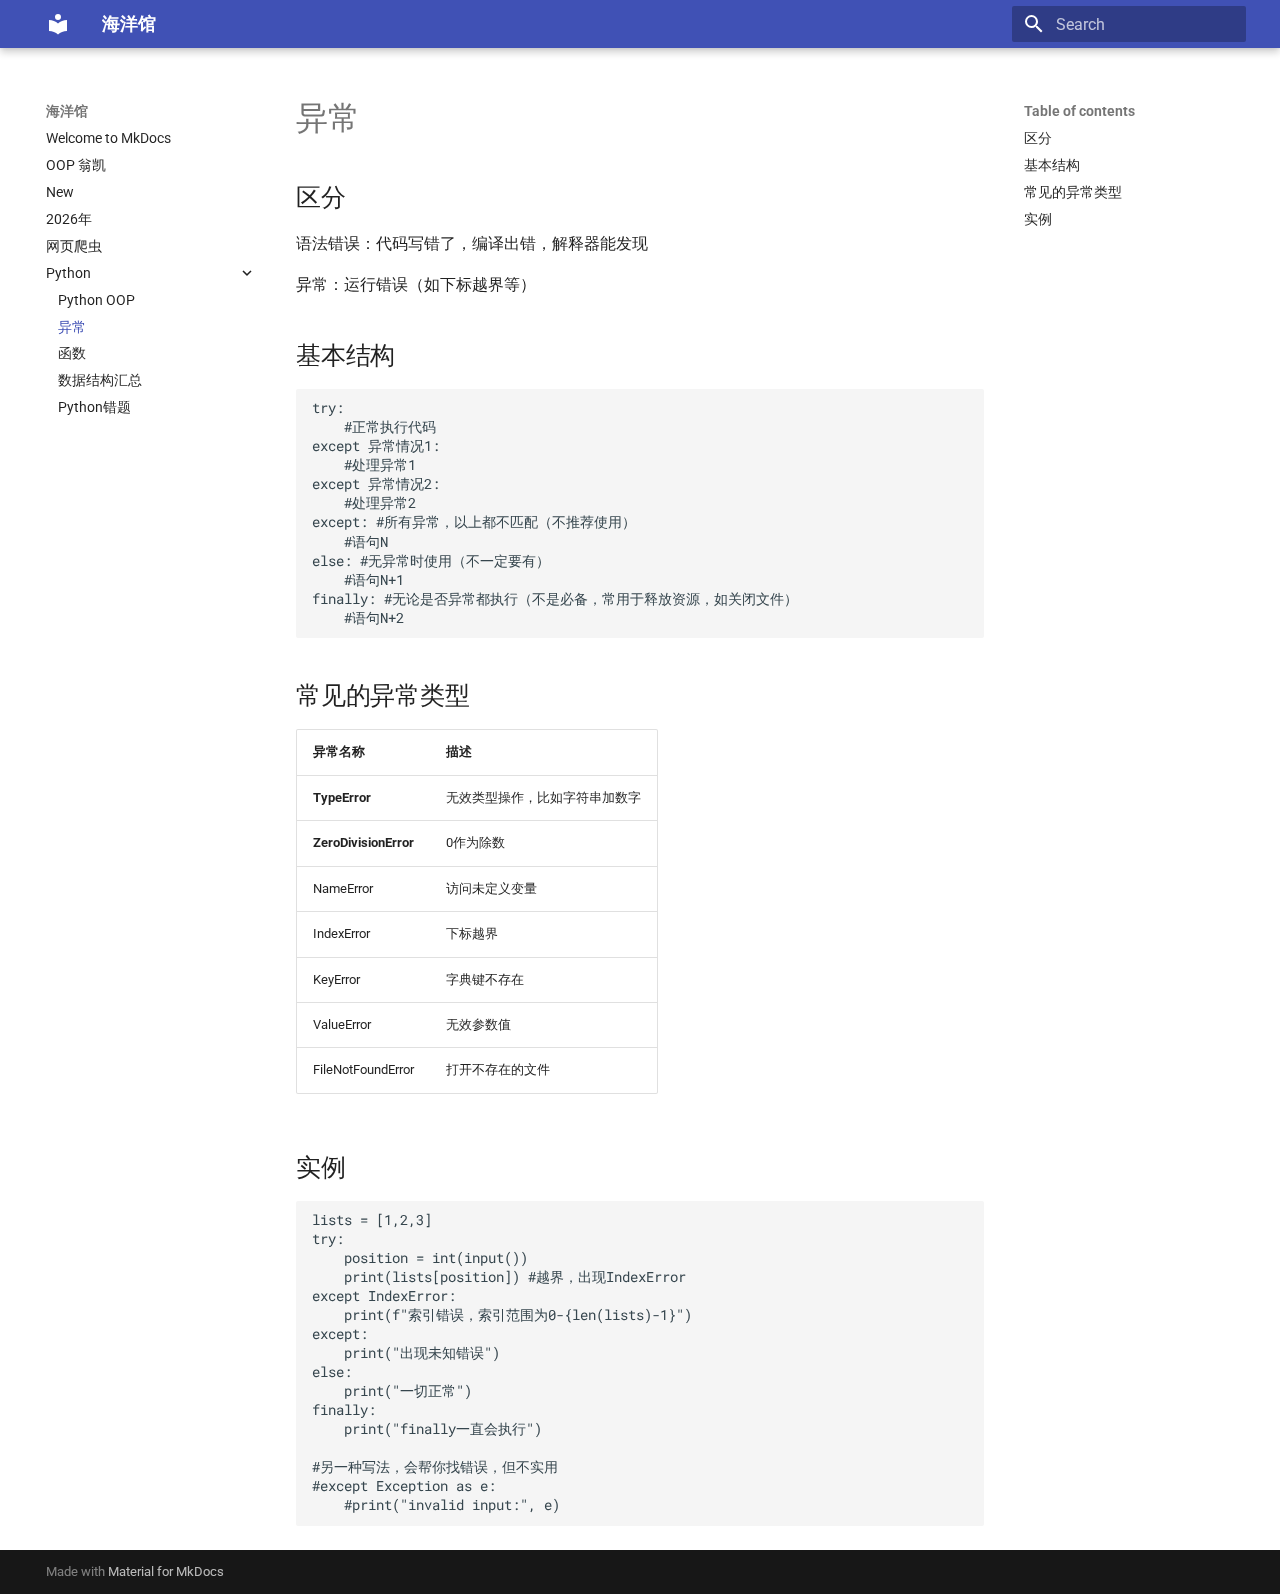
<file: Python/Python 异常/index.html>
<!doctype html>
<html lang="en" class="no-js">
  <head>
    
      <meta charset="utf-8">
      <meta name="viewport" content="width=device-width,initial-scale=1">
      
      
        <meta name="author" content="Little Shark">
      
      
        <link rel="canonical" href="https://Miracle-0.github.io/Python/Python%20%E5%BC%82%E5%B8%B8/">
      
      
        <link rel="prev" href="../Python%20OOP/">
      
      
        <link rel="next" href="../Python%E5%87%BD%E6%95%B0/">
      
      
        
      
      
      <link rel="icon" href="../../assets/images/favicon.png">
      <meta name="generator" content="mkdocs-1.6.1, mkdocs-material-9.7.6">
    
    
      
        <title>异常 - 海洋馆</title>
      
    
    
      <link rel="stylesheet" href="../../assets/stylesheets/main.484c7ddc.min.css">
      
      


    
    
      
    
    
      
        
        
        <link rel="preconnect" href="https://fonts.gstatic.com" crossorigin>
        <link rel="stylesheet" href="https://fonts.googleapis.com/css?family=Roboto:300,300i,400,400i,700,700i%7CRoboto+Mono:400,400i,700,700i&display=fallback">
        <style>:root{--md-text-font:"Roboto";--md-code-font:"Roboto Mono"}</style>
      
    
    
    <script>__md_scope=new URL("../..",location),__md_hash=e=>[...e].reduce(((e,_)=>(e<<5)-e+_.charCodeAt(0)),0),__md_get=(e,_=localStorage,t=__md_scope)=>JSON.parse(_.getItem(t.pathname+"."+e)),__md_set=(e,_,t=localStorage,a=__md_scope)=>{try{t.setItem(a.pathname+"."+e,JSON.stringify(_))}catch(e){}}</script>
    
      

    
    
  </head>
  
  
    <body dir="ltr">
  
    
    <input class="md-toggle" data-md-toggle="drawer" type="checkbox" id="__drawer" autocomplete="off">
    <input class="md-toggle" data-md-toggle="search" type="checkbox" id="__search" autocomplete="off">
    <label class="md-overlay" for="__drawer"></label>
    <div data-md-component="skip">
      
        
        <a href="#_1" class="md-skip">
          Skip to content
        </a>
      
    </div>
    <div data-md-component="announce">
      
    </div>
    
    
      

  

<header class="md-header md-header--shadow" data-md-component="header">
  <nav class="md-header__inner md-grid" aria-label="Header">
    <a href="../.." title="海洋馆" class="md-header__button md-logo" aria-label="海洋馆" data-md-component="logo">
      
  
  <svg xmlns="http://www.w3.org/2000/svg" viewBox="0 0 24 24"><path d="M12 8a3 3 0 0 0 3-3 3 3 0 0 0-3-3 3 3 0 0 0-3 3 3 3 0 0 0 3 3m0 3.54C9.64 9.35 6.5 8 3 8v11c3.5 0 6.64 1.35 9 3.54 2.36-2.19 5.5-3.54 9-3.54V8c-3.5 0-6.64 1.35-9 3.54"/></svg>

    </a>
    <label class="md-header__button md-icon" for="__drawer">
      
      <svg xmlns="http://www.w3.org/2000/svg" viewBox="0 0 24 24"><path d="M3 6h18v2H3zm0 5h18v2H3zm0 5h18v2H3z"/></svg>
    </label>
    <div class="md-header__title" data-md-component="header-title">
      <div class="md-header__ellipsis">
        <div class="md-header__topic">
          <span class="md-ellipsis">
            海洋馆
          </span>
        </div>
        <div class="md-header__topic" data-md-component="header-topic">
          <span class="md-ellipsis">
            
              异常
            
          </span>
        </div>
      </div>
    </div>
    
    
      <script>var palette=__md_get("__palette");if(palette&&palette.color){if("(prefers-color-scheme)"===palette.color.media){var media=matchMedia("(prefers-color-scheme: light)"),input=document.querySelector(media.matches?"[data-md-color-media='(prefers-color-scheme: light)']":"[data-md-color-media='(prefers-color-scheme: dark)']");palette.color.media=input.getAttribute("data-md-color-media"),palette.color.scheme=input.getAttribute("data-md-color-scheme"),palette.color.primary=input.getAttribute("data-md-color-primary"),palette.color.accent=input.getAttribute("data-md-color-accent")}for(var[key,value]of Object.entries(palette.color))document.body.setAttribute("data-md-color-"+key,value)}</script>
    
    
    
      
      
        <label class="md-header__button md-icon" for="__search">
          
          <svg xmlns="http://www.w3.org/2000/svg" viewBox="0 0 24 24"><path d="M9.5 3A6.5 6.5 0 0 1 16 9.5c0 1.61-.59 3.09-1.56 4.23l.27.27h.79l5 5-1.5 1.5-5-5v-.79l-.27-.27A6.52 6.52 0 0 1 9.5 16 6.5 6.5 0 0 1 3 9.5 6.5 6.5 0 0 1 9.5 3m0 2C7 5 5 7 5 9.5S7 14 9.5 14 14 12 14 9.5 12 5 9.5 5"/></svg>
        </label>
        <div class="md-search" data-md-component="search" role="dialog">
  <label class="md-search__overlay" for="__search"></label>
  <div class="md-search__inner" role="search">
    <form class="md-search__form" name="search">
      <input type="text" class="md-search__input" name="query" aria-label="Search" placeholder="Search" autocapitalize="off" autocorrect="off" autocomplete="off" spellcheck="false" data-md-component="search-query" required>
      <label class="md-search__icon md-icon" for="__search">
        
        <svg xmlns="http://www.w3.org/2000/svg" viewBox="0 0 24 24"><path d="M9.5 3A6.5 6.5 0 0 1 16 9.5c0 1.61-.59 3.09-1.56 4.23l.27.27h.79l5 5-1.5 1.5-5-5v-.79l-.27-.27A6.52 6.52 0 0 1 9.5 16 6.5 6.5 0 0 1 3 9.5 6.5 6.5 0 0 1 9.5 3m0 2C7 5 5 7 5 9.5S7 14 9.5 14 14 12 14 9.5 12 5 9.5 5"/></svg>
        
        <svg xmlns="http://www.w3.org/2000/svg" viewBox="0 0 24 24"><path d="M20 11v2H8l5.5 5.5-1.42 1.42L4.16 12l7.92-7.92L13.5 5.5 8 11z"/></svg>
      </label>
      <nav class="md-search__options" aria-label="Search">
        
        <button type="reset" class="md-search__icon md-icon" title="Clear" aria-label="Clear" tabindex="-1">
          
          <svg xmlns="http://www.w3.org/2000/svg" viewBox="0 0 24 24"><path d="M19 6.41 17.59 5 12 10.59 6.41 5 5 6.41 10.59 12 5 17.59 6.41 19 12 13.41 17.59 19 19 17.59 13.41 12z"/></svg>
        </button>
      </nav>
      
    </form>
    <div class="md-search__output">
      <div class="md-search__scrollwrap" tabindex="0" data-md-scrollfix>
        <div class="md-search-result" data-md-component="search-result">
          <div class="md-search-result__meta">
            Initializing search
          </div>
          <ol class="md-search-result__list" role="presentation"></ol>
        </div>
      </div>
    </div>
  </div>
</div>
      
    
    
  </nav>
  
</header>
    
    <div class="md-container" data-md-component="container">
      
      
        
          
        
      
      <main class="md-main" data-md-component="main">
        <div class="md-main__inner md-grid">
          
            
              
              <div class="md-sidebar md-sidebar--primary" data-md-component="sidebar" data-md-type="navigation" >
                <div class="md-sidebar__scrollwrap">
                  <div class="md-sidebar__inner">
                    



<nav class="md-nav md-nav--primary" aria-label="Navigation" data-md-level="0">
  <label class="md-nav__title" for="__drawer">
    <a href="../.." title="海洋馆" class="md-nav__button md-logo" aria-label="海洋馆" data-md-component="logo">
      
  
  <svg xmlns="http://www.w3.org/2000/svg" viewBox="0 0 24 24"><path d="M12 8a3 3 0 0 0 3-3 3 3 0 0 0-3-3 3 3 0 0 0-3 3 3 3 0 0 0 3 3m0 3.54C9.64 9.35 6.5 8 3 8v11c3.5 0 6.64 1.35 9 3.54 2.36-2.19 5.5-3.54 9-3.54V8c-3.5 0-6.64 1.35-9 3.54"/></svg>

    </a>
    海洋馆
  </label>
  
  <ul class="md-nav__list" data-md-scrollfix>
    
      
      
  
  
  
  
    <li class="md-nav__item">
      <a href="../.." class="md-nav__link">
        
  
  
  <span class="md-ellipsis">
    
  
    Welcome to MkDocs
  

    
  </span>
  
  

      </a>
    </li>
  

    
      
      
  
  
  
  
    <li class="md-nav__item">
      <a href="../../OOP%20%E7%BF%81%E5%87%AF%20%E6%9C%AA%E7%AB%9F/" class="md-nav__link">
        
  
  
  <span class="md-ellipsis">
    
  
    OOP 翁凯
  

    
  </span>
  
  

      </a>
    </li>
  

    
      
      
  
  
  
  
    <li class="md-nav__item">
      <a href="../../new/" class="md-nav__link">
        
  
  
  <span class="md-ellipsis">
    
  
    New
  

    
  </span>
  
  

      </a>
    </li>
  

    
      
      
  
  
  
  
    <li class="md-nav__item">
      <a href="../../%E7%8E%8B%E9%81%93%20%E6%93%8D%E4%BD%9C%E7%B3%BB%E7%BB%9F/" class="md-nav__link">
        
  
  
  <span class="md-ellipsis">
    
  
    2026年
  

    
  </span>
  
  

      </a>
    </li>
  

    
      
      
  
  
  
  
    <li class="md-nav__item">
      <a href="../../%E8%87%AA%E5%8A%A8%E5%A1%AB%E5%86%99%E9%97%AE%E5%8D%B7%E6%98%9F/" class="md-nav__link">
        
  
  
  <span class="md-ellipsis">
    
  
    网页爬虫
  

    
  </span>
  
  

      </a>
    </li>
  

    
      
      
  
  
    
  
  
  
    
    
    
    
    
    <li class="md-nav__item md-nav__item--active md-nav__item--nested">
      
        
        
        <input class="md-nav__toggle md-toggle " type="checkbox" id="__nav_6" checked>
        
          
          <label class="md-nav__link" for="__nav_6" id="__nav_6_label" tabindex="0">
            
  
  
  <span class="md-ellipsis">
    
  
    Python
  

    
  </span>
  
  

            <span class="md-nav__icon md-icon"></span>
          </label>
        
        <nav class="md-nav" data-md-level="1" aria-labelledby="__nav_6_label" aria-expanded="true">
          <label class="md-nav__title" for="__nav_6">
            <span class="md-nav__icon md-icon"></span>
            
  
    Python
  

          </label>
          <ul class="md-nav__list" data-md-scrollfix>
            
              
                
  
  
  
  
    <li class="md-nav__item">
      <a href="../Python%20OOP/" class="md-nav__link">
        
  
  
  <span class="md-ellipsis">
    
  
    Python OOP
  

    
  </span>
  
  

      </a>
    </li>
  

              
            
              
                
  
  
    
  
  
  
    <li class="md-nav__item md-nav__item--active">
      
      <input class="md-nav__toggle md-toggle" type="checkbox" id="__toc">
      
      
        
      
      
        <label class="md-nav__link md-nav__link--active" for="__toc">
          
  
  
  <span class="md-ellipsis">
    
  
    异常
  

    
  </span>
  
  

          <span class="md-nav__icon md-icon"></span>
        </label>
      
      <a href="./" class="md-nav__link md-nav__link--active">
        
  
  
  <span class="md-ellipsis">
    
  
    异常
  

    
  </span>
  
  

      </a>
      
        

<nav class="md-nav md-nav--secondary" aria-label="Table of contents">
  
  
  
    
  
  
    <label class="md-nav__title" for="__toc">
      <span class="md-nav__icon md-icon"></span>
      Table of contents
    </label>
    <ul class="md-nav__list" data-md-component="toc" data-md-scrollfix>
      
        <li class="md-nav__item">
  <a href="#_2" class="md-nav__link">
    <span class="md-ellipsis">
      
        区分
      
    </span>
  </a>
  
</li>
      
        <li class="md-nav__item">
  <a href="#_3" class="md-nav__link">
    <span class="md-ellipsis">
      
        基本结构
      
    </span>
  </a>
  
</li>
      
        <li class="md-nav__item">
  <a href="#_4" class="md-nav__link">
    <span class="md-ellipsis">
      
        常见的异常类型
      
    </span>
  </a>
  
</li>
      
        <li class="md-nav__item">
  <a href="#_5" class="md-nav__link">
    <span class="md-ellipsis">
      
        实例
      
    </span>
  </a>
  
</li>
      
    </ul>
  
</nav>
      
    </li>
  

              
            
              
                
  
  
  
  
    <li class="md-nav__item">
      <a href="../Python%E5%87%BD%E6%95%B0/" class="md-nav__link">
        
  
  
  <span class="md-ellipsis">
    
  
    函数
  

    
  </span>
  
  

      </a>
    </li>
  

              
            
              
                
  
  
  
  
    <li class="md-nav__item">
      <a href="../Python%E6%95%B0%E6%8D%AE%E7%BB%93%E6%9E%84%E6%95%B4%E7%90%86/" class="md-nav__link">
        
  
  
  <span class="md-ellipsis">
    
  
    数据结构汇总
  

    
  </span>
  
  

      </a>
    </li>
  

              
            
              
                
  
  
  
  
    <li class="md-nav__item">
      <a href="../Python%E9%94%99%E9%A2%98/" class="md-nav__link">
        
  
  
  <span class="md-ellipsis">
    
  
    Python错题
  

    
  </span>
  
  

      </a>
    </li>
  

              
            
          </ul>
        </nav>
      
    </li>
  

    
  </ul>
</nav>
                  </div>
                </div>
              </div>
            
            
              
              <div class="md-sidebar md-sidebar--secondary" data-md-component="sidebar" data-md-type="toc" >
                <div class="md-sidebar__scrollwrap">
                  <div class="md-sidebar__inner">
                    

<nav class="md-nav md-nav--secondary" aria-label="Table of contents">
  
  
  
    
  
  
    <label class="md-nav__title" for="__toc">
      <span class="md-nav__icon md-icon"></span>
      Table of contents
    </label>
    <ul class="md-nav__list" data-md-component="toc" data-md-scrollfix>
      
        <li class="md-nav__item">
  <a href="#_2" class="md-nav__link">
    <span class="md-ellipsis">
      
        区分
      
    </span>
  </a>
  
</li>
      
        <li class="md-nav__item">
  <a href="#_3" class="md-nav__link">
    <span class="md-ellipsis">
      
        基本结构
      
    </span>
  </a>
  
</li>
      
        <li class="md-nav__item">
  <a href="#_4" class="md-nav__link">
    <span class="md-ellipsis">
      
        常见的异常类型
      
    </span>
  </a>
  
</li>
      
        <li class="md-nav__item">
  <a href="#_5" class="md-nav__link">
    <span class="md-ellipsis">
      
        实例
      
    </span>
  </a>
  
</li>
      
    </ul>
  
</nav>
                  </div>
                </div>
              </div>
            
          
          
            <div class="md-content" data-md-component="content">
              
              <article class="md-content__inner md-typeset">
                
                  



<h1 id="_1">异常</h1>
<h2 id="_2">区分</h2>
<p>语法错误：代码写错了，编译出错，解释器能发现</p>
<p>异常：运行错误（如下标越界等）</p>
<h2 id="_3">基本结构</h2>
<pre><code class="language-python">try:
    #正常执行代码
except 异常情况1: 
    #处理异常1
except 异常情况2:
    #处理异常2
except: #所有异常，以上都不匹配（不推荐使用）
    #语句N
else: #无异常时使用（不一定要有）
    #语句N+1
finally: #无论是否异常都执行（不是必备，常用于释放资源，如关闭文件）
    #语句N+2
</code></pre>
<h2 id="_4">常见的异常类型</h2>
<table>
<thead>
<tr>
<th>异常名称</th>
<th>描述</th>
</tr>
</thead>
<tbody>
<tr>
<td><strong>TypeError</strong></td>
<td>无效类型操作，比如字符串加数字</td>
</tr>
<tr>
<td><strong>ZeroDivisionError</strong></td>
<td>0作为除数</td>
</tr>
<tr>
<td>NameError</td>
<td>访问未定义变量</td>
</tr>
<tr>
<td>IndexError</td>
<td>下标越界</td>
</tr>
<tr>
<td>KeyError</td>
<td>字典键不存在</td>
</tr>
<tr>
<td>ValueError</td>
<td>无效参数值</td>
</tr>
<tr>
<td>FileNotFoundError</td>
<td>打开不存在的文件</td>
</tr>
</tbody>
</table>
<h2 id="_5">实例</h2>
<pre><code class="language-python">lists = [1,2,3]
try:
    position = int(input())
    print(lists[position]) #越界，出现IndexError
except IndexError:
    print(f&quot;索引错误，索引范围为0-{len(lists)-1}&quot;)
except:
    print(&quot;出现未知错误&quot;)
else:
    print(&quot;一切正常&quot;)
finally:
    print(&quot;finally一直会执行&quot;)

#另一种写法，会帮你找错误，但不实用
#except Exception as e:
    #print(&quot;invalid input:&quot;, e)
</code></pre>












                
              </article>
            </div>
          
          
<script>var target=document.getElementById(location.hash.slice(1));target&&target.name&&(target.checked=target.name.startsWith("__tabbed_"))</script>
        </div>
        
      </main>
      
        <footer class="md-footer">
  
  <div class="md-footer-meta md-typeset">
    <div class="md-footer-meta__inner md-grid">
      <div class="md-copyright">
  
  
    Made with
    <a href="https://squidfunk.github.io/mkdocs-material/" target="_blank" rel="noopener">
      Material for MkDocs
    </a>
  
</div>
      
    </div>
  </div>
</footer>
      
    </div>
    <div class="md-dialog" data-md-component="dialog">
      <div class="md-dialog__inner md-typeset"></div>
    </div>
    
    
    
      
      
      <script id="__config" type="application/json">{"annotate": null, "base": "../..", "features": [], "search": "../../assets/javascripts/workers/search.2c215733.min.js", "tags": null, "translations": {"clipboard.copied": "Copied to clipboard", "clipboard.copy": "Copy to clipboard", "search.result.more.one": "1 more on this page", "search.result.more.other": "# more on this page", "search.result.none": "No matching documents", "search.result.one": "1 matching document", "search.result.other": "# matching documents", "search.result.placeholder": "Type to start searching", "search.result.term.missing": "Missing", "select.version": "Select version"}, "version": null}</script>
    
    
      <script src="../../assets/javascripts/bundle.79ae519e.min.js"></script>
      
    
  </body>
</html>
</file>
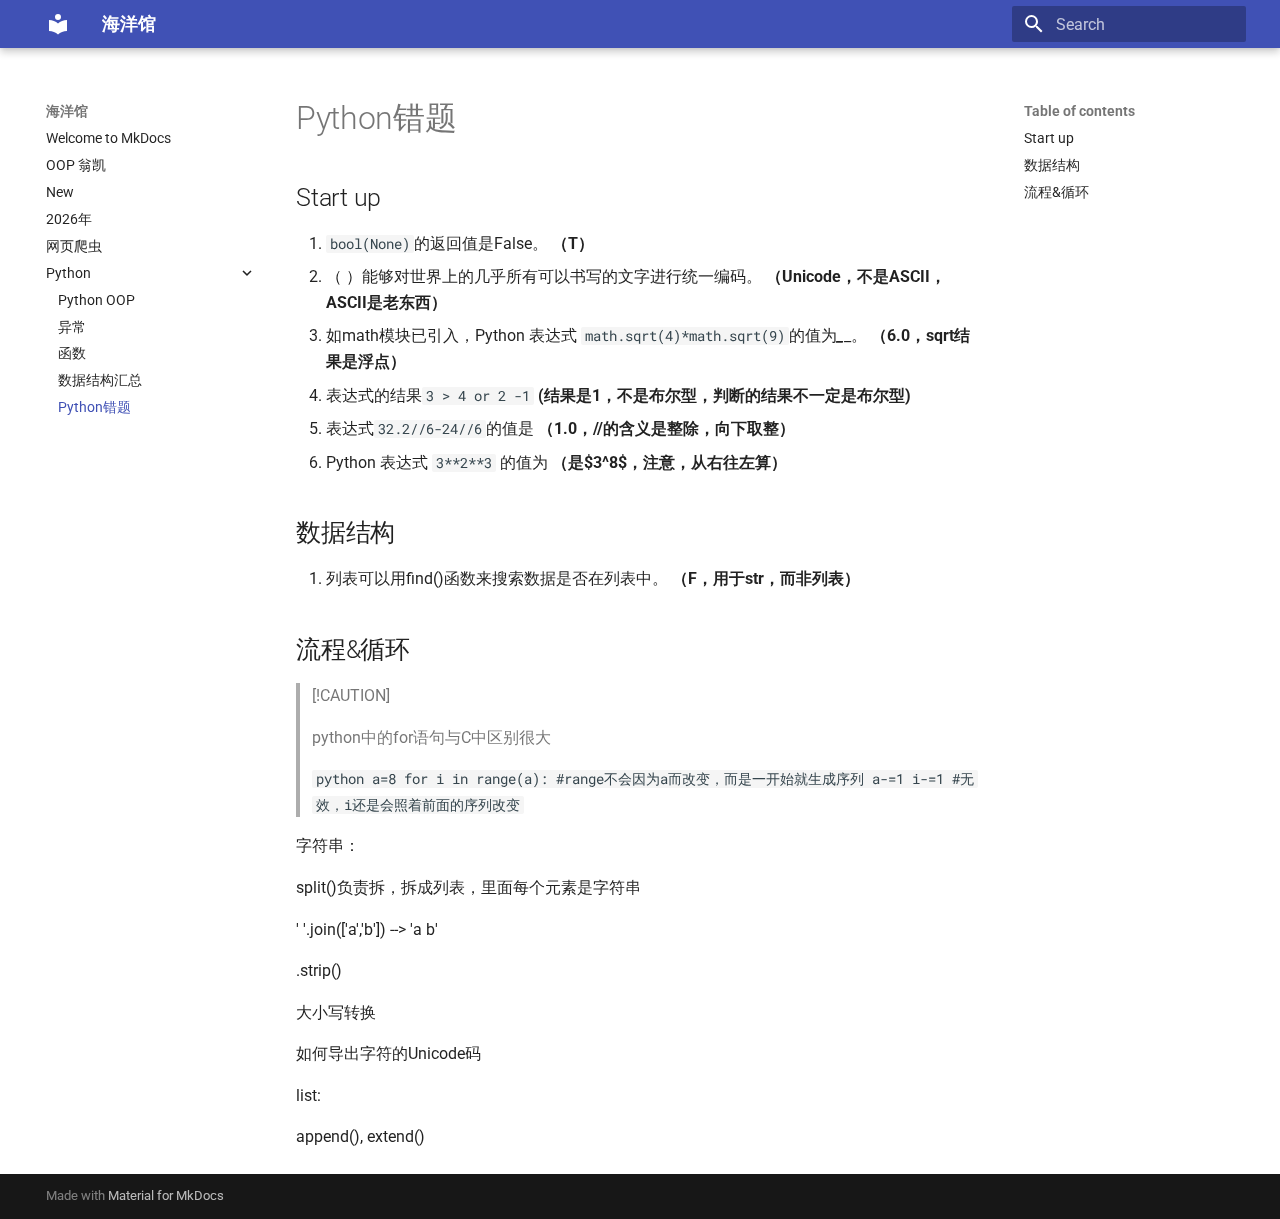
<file: Python/Python错题/index.html>
<!doctype html>
<html lang="en" class="no-js">
  <head>
    
      <meta charset="utf-8">
      <meta name="viewport" content="width=device-width,initial-scale=1">
      
      
        <meta name="author" content="Little Shark">
      
      
        <link rel="canonical" href="https://Miracle-0.github.io/Python/Python%E9%94%99%E9%A2%98/">
      
      
        <link rel="prev" href="../Python%E6%95%B0%E6%8D%AE%E7%BB%93%E6%9E%84%E6%95%B4%E7%90%86/">
      
      
      
        
      
      
      <link rel="icon" href="../../assets/images/favicon.png">
      <meta name="generator" content="mkdocs-1.6.1, mkdocs-material-9.7.6">
    
    
      
        <title>Python错题 - 海洋馆</title>
      
    
    
      <link rel="stylesheet" href="../../assets/stylesheets/main.484c7ddc.min.css">
      
      


    
    
      
    
    
      
        
        
        <link rel="preconnect" href="https://fonts.gstatic.com" crossorigin>
        <link rel="stylesheet" href="https://fonts.googleapis.com/css?family=Roboto:300,300i,400,400i,700,700i%7CRoboto+Mono:400,400i,700,700i&display=fallback">
        <style>:root{--md-text-font:"Roboto";--md-code-font:"Roboto Mono"}</style>
      
    
    
    <script>__md_scope=new URL("../..",location),__md_hash=e=>[...e].reduce(((e,_)=>(e<<5)-e+_.charCodeAt(0)),0),__md_get=(e,_=localStorage,t=__md_scope)=>JSON.parse(_.getItem(t.pathname+"."+e)),__md_set=(e,_,t=localStorage,a=__md_scope)=>{try{t.setItem(a.pathname+"."+e,JSON.stringify(_))}catch(e){}}</script>
    
      

    
    
  </head>
  
  
    <body dir="ltr">
  
    
    <input class="md-toggle" data-md-toggle="drawer" type="checkbox" id="__drawer" autocomplete="off">
    <input class="md-toggle" data-md-toggle="search" type="checkbox" id="__search" autocomplete="off">
    <label class="md-overlay" for="__drawer"></label>
    <div data-md-component="skip">
      
        
        <a href="#python" class="md-skip">
          Skip to content
        </a>
      
    </div>
    <div data-md-component="announce">
      
    </div>
    
    
      

  

<header class="md-header md-header--shadow" data-md-component="header">
  <nav class="md-header__inner md-grid" aria-label="Header">
    <a href="../.." title="海洋馆" class="md-header__button md-logo" aria-label="海洋馆" data-md-component="logo">
      
  
  <svg xmlns="http://www.w3.org/2000/svg" viewBox="0 0 24 24"><path d="M12 8a3 3 0 0 0 3-3 3 3 0 0 0-3-3 3 3 0 0 0-3 3 3 3 0 0 0 3 3m0 3.54C9.64 9.35 6.5 8 3 8v11c3.5 0 6.64 1.35 9 3.54 2.36-2.19 5.5-3.54 9-3.54V8c-3.5 0-6.64 1.35-9 3.54"/></svg>

    </a>
    <label class="md-header__button md-icon" for="__drawer">
      
      <svg xmlns="http://www.w3.org/2000/svg" viewBox="0 0 24 24"><path d="M3 6h18v2H3zm0 5h18v2H3zm0 5h18v2H3z"/></svg>
    </label>
    <div class="md-header__title" data-md-component="header-title">
      <div class="md-header__ellipsis">
        <div class="md-header__topic">
          <span class="md-ellipsis">
            海洋馆
          </span>
        </div>
        <div class="md-header__topic" data-md-component="header-topic">
          <span class="md-ellipsis">
            
              Python错题
            
          </span>
        </div>
      </div>
    </div>
    
    
      <script>var palette=__md_get("__palette");if(palette&&palette.color){if("(prefers-color-scheme)"===palette.color.media){var media=matchMedia("(prefers-color-scheme: light)"),input=document.querySelector(media.matches?"[data-md-color-media='(prefers-color-scheme: light)']":"[data-md-color-media='(prefers-color-scheme: dark)']");palette.color.media=input.getAttribute("data-md-color-media"),palette.color.scheme=input.getAttribute("data-md-color-scheme"),palette.color.primary=input.getAttribute("data-md-color-primary"),palette.color.accent=input.getAttribute("data-md-color-accent")}for(var[key,value]of Object.entries(palette.color))document.body.setAttribute("data-md-color-"+key,value)}</script>
    
    
    
      
      
        <label class="md-header__button md-icon" for="__search">
          
          <svg xmlns="http://www.w3.org/2000/svg" viewBox="0 0 24 24"><path d="M9.5 3A6.5 6.5 0 0 1 16 9.5c0 1.61-.59 3.09-1.56 4.23l.27.27h.79l5 5-1.5 1.5-5-5v-.79l-.27-.27A6.52 6.52 0 0 1 9.5 16 6.5 6.5 0 0 1 3 9.5 6.5 6.5 0 0 1 9.5 3m0 2C7 5 5 7 5 9.5S7 14 9.5 14 14 12 14 9.5 12 5 9.5 5"/></svg>
        </label>
        <div class="md-search" data-md-component="search" role="dialog">
  <label class="md-search__overlay" for="__search"></label>
  <div class="md-search__inner" role="search">
    <form class="md-search__form" name="search">
      <input type="text" class="md-search__input" name="query" aria-label="Search" placeholder="Search" autocapitalize="off" autocorrect="off" autocomplete="off" spellcheck="false" data-md-component="search-query" required>
      <label class="md-search__icon md-icon" for="__search">
        
        <svg xmlns="http://www.w3.org/2000/svg" viewBox="0 0 24 24"><path d="M9.5 3A6.5 6.5 0 0 1 16 9.5c0 1.61-.59 3.09-1.56 4.23l.27.27h.79l5 5-1.5 1.5-5-5v-.79l-.27-.27A6.52 6.52 0 0 1 9.5 16 6.5 6.5 0 0 1 3 9.5 6.5 6.5 0 0 1 9.5 3m0 2C7 5 5 7 5 9.5S7 14 9.5 14 14 12 14 9.5 12 5 9.5 5"/></svg>
        
        <svg xmlns="http://www.w3.org/2000/svg" viewBox="0 0 24 24"><path d="M20 11v2H8l5.5 5.5-1.42 1.42L4.16 12l7.92-7.92L13.5 5.5 8 11z"/></svg>
      </label>
      <nav class="md-search__options" aria-label="Search">
        
        <button type="reset" class="md-search__icon md-icon" title="Clear" aria-label="Clear" tabindex="-1">
          
          <svg xmlns="http://www.w3.org/2000/svg" viewBox="0 0 24 24"><path d="M19 6.41 17.59 5 12 10.59 6.41 5 5 6.41 10.59 12 5 17.59 6.41 19 12 13.41 17.59 19 19 17.59 13.41 12z"/></svg>
        </button>
      </nav>
      
    </form>
    <div class="md-search__output">
      <div class="md-search__scrollwrap" tabindex="0" data-md-scrollfix>
        <div class="md-search-result" data-md-component="search-result">
          <div class="md-search-result__meta">
            Initializing search
          </div>
          <ol class="md-search-result__list" role="presentation"></ol>
        </div>
      </div>
    </div>
  </div>
</div>
      
    
    
  </nav>
  
</header>
    
    <div class="md-container" data-md-component="container">
      
      
        
          
        
      
      <main class="md-main" data-md-component="main">
        <div class="md-main__inner md-grid">
          
            
              
              <div class="md-sidebar md-sidebar--primary" data-md-component="sidebar" data-md-type="navigation" >
                <div class="md-sidebar__scrollwrap">
                  <div class="md-sidebar__inner">
                    



<nav class="md-nav md-nav--primary" aria-label="Navigation" data-md-level="0">
  <label class="md-nav__title" for="__drawer">
    <a href="../.." title="海洋馆" class="md-nav__button md-logo" aria-label="海洋馆" data-md-component="logo">
      
  
  <svg xmlns="http://www.w3.org/2000/svg" viewBox="0 0 24 24"><path d="M12 8a3 3 0 0 0 3-3 3 3 0 0 0-3-3 3 3 0 0 0-3 3 3 3 0 0 0 3 3m0 3.54C9.64 9.35 6.5 8 3 8v11c3.5 0 6.64 1.35 9 3.54 2.36-2.19 5.5-3.54 9-3.54V8c-3.5 0-6.64 1.35-9 3.54"/></svg>

    </a>
    海洋馆
  </label>
  
  <ul class="md-nav__list" data-md-scrollfix>
    
      
      
  
  
  
  
    <li class="md-nav__item">
      <a href="../.." class="md-nav__link">
        
  
  
  <span class="md-ellipsis">
    
  
    Welcome to MkDocs
  

    
  </span>
  
  

      </a>
    </li>
  

    
      
      
  
  
  
  
    <li class="md-nav__item">
      <a href="../../OOP%20%E7%BF%81%E5%87%AF%20%E6%9C%AA%E7%AB%9F/" class="md-nav__link">
        
  
  
  <span class="md-ellipsis">
    
  
    OOP 翁凯
  

    
  </span>
  
  

      </a>
    </li>
  

    
      
      
  
  
  
  
    <li class="md-nav__item">
      <a href="../../new/" class="md-nav__link">
        
  
  
  <span class="md-ellipsis">
    
  
    New
  

    
  </span>
  
  

      </a>
    </li>
  

    
      
      
  
  
  
  
    <li class="md-nav__item">
      <a href="../../%E7%8E%8B%E9%81%93%20%E6%93%8D%E4%BD%9C%E7%B3%BB%E7%BB%9F/" class="md-nav__link">
        
  
  
  <span class="md-ellipsis">
    
  
    2026年
  

    
  </span>
  
  

      </a>
    </li>
  

    
      
      
  
  
  
  
    <li class="md-nav__item">
      <a href="../../%E8%87%AA%E5%8A%A8%E5%A1%AB%E5%86%99%E9%97%AE%E5%8D%B7%E6%98%9F/" class="md-nav__link">
        
  
  
  <span class="md-ellipsis">
    
  
    网页爬虫
  

    
  </span>
  
  

      </a>
    </li>
  

    
      
      
  
  
    
  
  
  
    
    
    
    
    
    <li class="md-nav__item md-nav__item--active md-nav__item--nested">
      
        
        
        <input class="md-nav__toggle md-toggle " type="checkbox" id="__nav_6" checked>
        
          
          <label class="md-nav__link" for="__nav_6" id="__nav_6_label" tabindex="0">
            
  
  
  <span class="md-ellipsis">
    
  
    Python
  

    
  </span>
  
  

            <span class="md-nav__icon md-icon"></span>
          </label>
        
        <nav class="md-nav" data-md-level="1" aria-labelledby="__nav_6_label" aria-expanded="true">
          <label class="md-nav__title" for="__nav_6">
            <span class="md-nav__icon md-icon"></span>
            
  
    Python
  

          </label>
          <ul class="md-nav__list" data-md-scrollfix>
            
              
                
  
  
  
  
    <li class="md-nav__item">
      <a href="../Python%20OOP/" class="md-nav__link">
        
  
  
  <span class="md-ellipsis">
    
  
    Python OOP
  

    
  </span>
  
  

      </a>
    </li>
  

              
            
              
                
  
  
  
  
    <li class="md-nav__item">
      <a href="../Python%20%E5%BC%82%E5%B8%B8/" class="md-nav__link">
        
  
  
  <span class="md-ellipsis">
    
  
    异常
  

    
  </span>
  
  

      </a>
    </li>
  

              
            
              
                
  
  
  
  
    <li class="md-nav__item">
      <a href="../Python%E5%87%BD%E6%95%B0/" class="md-nav__link">
        
  
  
  <span class="md-ellipsis">
    
  
    函数
  

    
  </span>
  
  

      </a>
    </li>
  

              
            
              
                
  
  
  
  
    <li class="md-nav__item">
      <a href="../Python%E6%95%B0%E6%8D%AE%E7%BB%93%E6%9E%84%E6%95%B4%E7%90%86/" class="md-nav__link">
        
  
  
  <span class="md-ellipsis">
    
  
    数据结构汇总
  

    
  </span>
  
  

      </a>
    </li>
  

              
            
              
                
  
  
    
  
  
  
    <li class="md-nav__item md-nav__item--active">
      
      <input class="md-nav__toggle md-toggle" type="checkbox" id="__toc">
      
      
        
      
      
        <label class="md-nav__link md-nav__link--active" for="__toc">
          
  
  
  <span class="md-ellipsis">
    
  
    Python错题
  

    
  </span>
  
  

          <span class="md-nav__icon md-icon"></span>
        </label>
      
      <a href="./" class="md-nav__link md-nav__link--active">
        
  
  
  <span class="md-ellipsis">
    
  
    Python错题
  

    
  </span>
  
  

      </a>
      
        

<nav class="md-nav md-nav--secondary" aria-label="Table of contents">
  
  
  
    
  
  
    <label class="md-nav__title" for="__toc">
      <span class="md-nav__icon md-icon"></span>
      Table of contents
    </label>
    <ul class="md-nav__list" data-md-component="toc" data-md-scrollfix>
      
        <li class="md-nav__item">
  <a href="#start-up" class="md-nav__link">
    <span class="md-ellipsis">
      
        Start up
      
    </span>
  </a>
  
</li>
      
        <li class="md-nav__item">
  <a href="#_1" class="md-nav__link">
    <span class="md-ellipsis">
      
        数据结构
      
    </span>
  </a>
  
</li>
      
        <li class="md-nav__item">
  <a href="#_2" class="md-nav__link">
    <span class="md-ellipsis">
      
        流程&amp;循环
      
    </span>
  </a>
  
</li>
      
    </ul>
  
</nav>
      
    </li>
  

              
            
          </ul>
        </nav>
      
    </li>
  

    
  </ul>
</nav>
                  </div>
                </div>
              </div>
            
            
              
              <div class="md-sidebar md-sidebar--secondary" data-md-component="sidebar" data-md-type="toc" >
                <div class="md-sidebar__scrollwrap">
                  <div class="md-sidebar__inner">
                    

<nav class="md-nav md-nav--secondary" aria-label="Table of contents">
  
  
  
    
  
  
    <label class="md-nav__title" for="__toc">
      <span class="md-nav__icon md-icon"></span>
      Table of contents
    </label>
    <ul class="md-nav__list" data-md-component="toc" data-md-scrollfix>
      
        <li class="md-nav__item">
  <a href="#start-up" class="md-nav__link">
    <span class="md-ellipsis">
      
        Start up
      
    </span>
  </a>
  
</li>
      
        <li class="md-nav__item">
  <a href="#_1" class="md-nav__link">
    <span class="md-ellipsis">
      
        数据结构
      
    </span>
  </a>
  
</li>
      
        <li class="md-nav__item">
  <a href="#_2" class="md-nav__link">
    <span class="md-ellipsis">
      
        流程&amp;循环
      
    </span>
  </a>
  
</li>
      
    </ul>
  
</nav>
                  </div>
                </div>
              </div>
            
          
          
            <div class="md-content" data-md-component="content">
              
              <article class="md-content__inner md-typeset">
                
                  



<h1 id="python">Python错题</h1>
<h2 id="start-up">Start up</h2>
<ol>
<li><code>bool(None)</code>的返回值是False。 <strong>（T）</strong></li>
<li>（    ）能够对世界上的几乎所有可以书写的文字进行统一编码。 <strong>（Unicode，不是ASCII，ASCII是老东西）</strong></li>
<li>如math模块已引入，Python 表达式 <code>math.sqrt(4)*math.sqrt(9)</code>的值为<strong><em>_</em></strong>_。  <strong>（6.0，sqrt结果是浮点）</strong></li>
<li>表达式的结果<code>3 &gt; 4 or 2 -1</code>     <strong>(结果是1，不是布尔型，判断的结果不一定是布尔型)</strong></li>
<li>表达式<code>32.2//6-24//6</code>的值是  <strong>（1.0，//的含义是整除，向下取整）</strong></li>
<li>Python 表达式 <code>3**2**3</code> 的值为  <strong>（是$3^8$，注意，从右往左算）</strong></li>
</ol>
<h2 id="_1">数据结构</h2>
<ol>
<li>列表可以用find()函数来搜索数据是否在列表中。  <strong>（F，用于str，而非列表）</strong></li>
</ol>
<h2 id="_2">流程&amp;循环</h2>
<blockquote>
<p>[!CAUTION]</p>
<p>python中的for语句与C中区别很大</p>
<p><code>python
a=8
for i in range(a): #range不会因为a而改变，而是一开始就生成序列
    a-=1
    i-=1 #无效，i还是会照着前面的序列改变</code></p>
</blockquote>
<p>字符串：</p>
<p>split()负责拆，拆成列表，里面每个元素是字符串</p>
<p>' '.join(['a','b']) --&gt; 'a b'</p>
<p>.strip()</p>
<p>大小写转换</p>
<p>如何导出字符的Unicode码</p>
<p>list:</p>
<p>append(), extend()</p>












                
              </article>
            </div>
          
          
<script>var target=document.getElementById(location.hash.slice(1));target&&target.name&&(target.checked=target.name.startsWith("__tabbed_"))</script>
        </div>
        
      </main>
      
        <footer class="md-footer">
  
  <div class="md-footer-meta md-typeset">
    <div class="md-footer-meta__inner md-grid">
      <div class="md-copyright">
  
  
    Made with
    <a href="https://squidfunk.github.io/mkdocs-material/" target="_blank" rel="noopener">
      Material for MkDocs
    </a>
  
</div>
      
    </div>
  </div>
</footer>
      
    </div>
    <div class="md-dialog" data-md-component="dialog">
      <div class="md-dialog__inner md-typeset"></div>
    </div>
    
    
    
      
      
      <script id="__config" type="application/json">{"annotate": null, "base": "../..", "features": [], "search": "../../assets/javascripts/workers/search.2c215733.min.js", "tags": null, "translations": {"clipboard.copied": "Copied to clipboard", "clipboard.copy": "Copy to clipboard", "search.result.more.one": "1 more on this page", "search.result.more.other": "# more on this page", "search.result.none": "No matching documents", "search.result.one": "1 matching document", "search.result.other": "# matching documents", "search.result.placeholder": "Type to start searching", "search.result.term.missing": "Missing", "select.version": "Select version"}, "version": null}</script>
    
    
      <script src="../../assets/javascripts/bundle.79ae519e.min.js"></script>
      
    
  </body>
</html>
</file>
<file: assets/stylesheets/main.342714a4.min.css>
@charset "UTF-8";html{-webkit-text-size-adjust:none;-moz-text-size-adjust:none;text-size-adjust:none;box-sizing:border-box}*,:after,:before{box-sizing:inherit}@media (prefers-reduced-motion){*,:after,:before{transition:none!important}}body{margin:0}a,button,input,label{-webkit-tap-highlight-color:transparent}a{color:inherit;text-decoration:none}hr{border:0;box-sizing:initial;display:block;height:.05rem;overflow:visible;padding:0}small{font-size:80%}sub,sup{line-height:1em}img{border-style:none}table{border-collapse:initial;border-spacing:0}td,th{font-weight:400;vertical-align:top}button{background:#0000;border:0;font-family:inherit;font-size:inherit;margin:0;padding:0}input{border:0;outline:none}:root{--md-primary-fg-color:#4051b5;--md-primary-fg-color--light:#5d6cc0;--md-primary-fg-color--dark:#303fa1;--md-primary-bg-color:#fff;--md-primary-bg-color--light:#ffffffb3;--md-accent-fg-color:#526cfe;--md-accent-fg-color--transparent:#526cfe1a;--md-accent-bg-color:#fff;--md-accent-bg-color--light:#ffffffb3}[data-md-color-scheme=default]{color-scheme:light}[data-md-color-scheme=default] img[src$="#gh-dark-mode-only"],[data-md-color-scheme=default] img[src$="#only-dark"]{display:none}:root,[data-md-color-scheme=default]{--md-hue:225deg;--md-default-fg-color:#000000de;--md-default-fg-color--light:#0000008a;--md-default-fg-color--lighter:#00000052;--md-default-fg-color--lightest:#00000012;--md-default-bg-color:#fff;--md-default-bg-color--light:#ffffffb3;--md-default-bg-color--lighter:#ffffff4d;--md-default-bg-color--lightest:#ffffff1f;--md-code-fg-color:#36464e;--md-code-bg-color:#f5f5f5;--md-code-hl-color:#4287ff;--md-code-hl-color--light:#4287ff1a;--md-code-hl-number-color:#d52a2a;--md-code-hl-special-color:#db1457;--md-code-hl-function-color:#a846b9;--md-code-hl-constant-color:#6e59d9;--md-code-hl-keyword-color:#3f6ec6;--md-code-hl-string-color:#1c7d4d;--md-code-hl-name-color:var(--md-code-fg-color);--md-code-hl-operator-color:var(--md-default-fg-color--light);--md-code-hl-punctuation-color:var(--md-default-fg-color--light);--md-code-hl-comment-color:var(--md-default-fg-color--light);--md-code-hl-generic-color:var(--md-default-fg-color--light);--md-code-hl-variable-color:var(--md-default-fg-color--light);--md-typeset-color:var(--md-default-fg-color);--md-typeset-a-color:var(--md-primary-fg-color);--md-typeset-del-color:#f5503d26;--md-typeset-ins-color:#0bd57026;--md-typeset-kbd-color:#fafafa;--md-typeset-kbd-accent-color:#fff;--md-typeset-kbd-border-color:#b8b8b8;--md-typeset-mark-color:#ffff0080;--md-typeset-table-color:#0000001f;--md-typeset-table-color--light:rgba(0,0,0,.035);--md-admonition-fg-color:var(--md-default-fg-color);--md-admonition-bg-color:var(--md-default-bg-color);--md-warning-fg-color:#000000de;--md-warning-bg-color:#ff9;--md-footer-fg-color:#fff;--md-footer-fg-color--light:#ffffffb3;--md-footer-fg-color--lighter:#ffffff73;--md-footer-bg-color:#000000de;--md-footer-bg-color--dark:#00000052;--md-shadow-z1:0 0.2rem 0.5rem #0000000d,0 0 0.05rem #0000001a;--md-shadow-z2:0 0.2rem 0.5rem #0000001a,0 0 0.05rem #00000040;--md-shadow-z3:0 0.2rem 0.5rem #0003,0 0 0.05rem #00000059}.md-icon svg{fill:currentcolor;display:block;height:1.2rem;width:1.2rem}body{-webkit-font-smoothing:antialiased;-moz-osx-font-smoothing:grayscale;--md-text-font-family:var(--md-text-font,_),-apple-system,BlinkMacSystemFont,Helvetica,Arial,sans-serif;--md-code-font-family:var(--md-code-font,_),SFMono-Regular,Consolas,Menlo,monospace}aside,body,input{font-feature-settings:"kern","liga";color:var(--md-typeset-color);font-family:var(--md-text-font-family)}code,kbd,pre{font-feature-settings:"kern";font-family:var(--md-code-font-family)}:root{--md-typeset-table-sort-icon:url('data:image/svg+xml;charset=utf-8,<svg xmlns="http://www.w3.org/2000/svg" viewBox="0 0 24 24"><path d="m18 21-4-4h3V7h-3l4-4 4 4h-3v10h3M2 19v-2h10v2M2 13v-2h7v2M2 7V5h4v2z"/></svg>');--md-typeset-table-sort-icon--asc:url('data:image/svg+xml;charset=utf-8,<svg xmlns="http://www.w3.org/2000/svg" viewBox="0 0 24 24"><path d="M19 17h3l-4 4-4-4h3V3h2M2 17h10v2H2M6 5v2H2V5m0 6h7v2H2z"/></svg>');--md-typeset-table-sort-icon--desc:url('data:image/svg+xml;charset=utf-8,<svg xmlns="http://www.w3.org/2000/svg" viewBox="0 0 24 24"><path d="M19 7h3l-4-4-4 4h3v14h2M2 17h10v2H2M6 5v2H2V5m0 6h7v2H2z"/></svg>')}.md-typeset{-webkit-print-color-adjust:exact;color-adjust:exact;font-size:.8rem;line-height:1.6;overflow-wrap:break-word}@media print{.md-typeset{font-size:.68rem}}.md-typeset blockquote,.md-typeset dl,.md-typeset figure,.md-typeset ol,.md-typeset pre,.md-typeset ul{margin-bottom:1em;margin-top:1em}.md-typeset h1{color:var(--md-default-fg-color--light);font-size:2em;line-height:1.3;margin:0 0 1.25em}.md-typeset h1,.md-typeset h2{font-weight:300;letter-spacing:-.01em}.md-typeset h2{font-size:1.5625em;line-height:1.4;margin:1.6em 0 .64em}.md-typeset h3{font-size:1.25em;font-weight:400;letter-spacing:-.01em;line-height:1.5;margin:1.6em 0 .8em}.md-typeset h2+h3{margin-top:.8em}.md-typeset h4{font-weight:700;letter-spacing:-.01em;margin:1em 0}.md-typeset h5,.md-typeset h6{color:var(--md-default-fg-color--light);font-size:.8em;font-weight:700;letter-spacing:-.01em;margin:1.25em 0}.md-typeset h5{text-transform:uppercase}.md-typeset h5 code{text-transform:none}.md-typeset hr{border-bottom:.05rem solid var(--md-default-fg-color--lightest);display:flow-root;margin:1.5em 0}.md-typeset a{color:var(--md-typeset-a-color);word-break:break-word}.md-typeset a,.md-typeset a:before{transition:color 125ms}.md-typeset a:focus,.md-typeset a:hover{color:var(--md-accent-fg-color)}.md-typeset a:focus code,.md-typeset a:hover code{background-color:var(--md-accent-fg-color--transparent)}.md-typeset a code{color:currentcolor;transition:background-color 125ms}.md-typeset a.focus-visible{outline-color:var(--md-accent-fg-color);outline-offset:.2rem}.md-typeset code,.md-typeset kbd,.md-typeset pre{color:var(--md-code-fg-color);direction:ltr;font-variant-ligatures:none}@media print{.md-typeset code,.md-typeset kbd,.md-typeset pre{white-space:pre-wrap}}.md-typeset code{background-color:var(--md-code-bg-color);border-radius:.1rem;-webkit-box-decoration-break:clone;box-decoration-break:clone;font-size:.85em;padding:0 .2941176471em;word-break:break-word}.md-typeset code:not(.focus-visible){-webkit-tap-highlight-color:transparent;outline:none}.md-typeset pre{display:flow-root;line-height:1.4;position:relative}.md-typeset pre>code{-webkit-box-decoration-break:slice;box-decoration-break:slice;box-shadow:none;display:block;margin:0;outline-color:var(--md-accent-fg-color);overflow:auto;padding:.7720588235em 1.1764705882em;scrollbar-color:var(--md-default-fg-color--lighter) #0000;scrollbar-width:thin;touch-action:auto;word-break:normal}.md-typeset pre>code:hover{scrollbar-color:var(--md-accent-fg-color) #0000}.md-typeset pre>code::-webkit-scrollbar{height:.2rem;width:.2rem}.md-typeset pre>code::-webkit-scrollbar-thumb{background-color:var(--md-default-fg-color--lighter)}.md-typeset pre>code::-webkit-scrollbar-thumb:hover{background-color:var(--md-accent-fg-color)}.md-typeset kbd{background-color:var(--md-typeset-kbd-color);border-radius:.1rem;box-shadow:0 .1rem 0 .05rem var(--md-typeset-kbd-border-color),0 .1rem 0 var(--md-typeset-kbd-border-color),0 -.1rem .2rem var(--md-typeset-kbd-accent-color) inset;color:var(--md-default-fg-color);display:inline-block;font-size:.75em;padding:0 .6666666667em;vertical-align:text-top;word-break:break-word}.md-typeset mark{background-color:var(--md-typeset-mark-color);-webkit-box-decoration-break:clone;box-decoration-break:clone;color:inherit;word-break:break-word}.md-typeset abbr{border-bottom:.05rem dotted var(--md-default-fg-color--light);cursor:help;text-decoration:none}.md-typeset small{opacity:.75}[dir=ltr] .md-typeset sub,[dir=ltr] .md-typeset sup{margin-left:.078125em}[dir=rtl] .md-typeset sub,[dir=rtl] .md-typeset sup{margin-right:.078125em}[dir=ltr] .md-typeset blockquote{padding-left:.6rem}[dir=rtl] .md-typeset blockquote{padding-right:.6rem}[dir=ltr] .md-typeset blockquote{border-left:.2rem solid var(--md-default-fg-color--lighter)}[dir=rtl] .md-typeset blockquote{border-right:.2rem solid var(--md-default-fg-color--lighter)}.md-typeset blockquote{color:var(--md-default-fg-color--light);margin-left:0;margin-right:0}.md-typeset ul{list-style-type:disc}.md-typeset ul[type]{list-style-type:revert-layer}[dir=ltr] .md-typeset ol,[dir=ltr] .md-typeset ul{margin-left:.625em}[dir=rtl] .md-typeset ol,[dir=rtl] .md-typeset ul{margin-right:.625em}.md-typeset ol,.md-typeset ul{padding:0}.md-typeset ol:not([hidden]),.md-typeset ul:not([hidden]){display:flow-root}.md-typeset ol ol,.md-typeset ul ol{list-style-type:lower-alpha}.md-typeset ol ol ol,.md-typeset ul ol ol{list-style-type:lower-roman}.md-typeset ol ol ol ol,.md-typeset ul ol ol ol{list-style-type:upper-alpha}.md-typeset ol ol ol ol ol,.md-typeset ul ol ol ol ol{list-style-type:upper-roman}.md-typeset ol[type],.md-typeset ul[type]{list-style-type:revert-layer}[dir=ltr] .md-typeset ol li,[dir=ltr] .md-typeset ul li{margin-left:1.25em}[dir=rtl] .md-typeset ol li,[dir=rtl] .md-typeset ul li{margin-right:1.25em}.md-typeset ol li,.md-typeset ul li{margin-bottom:.5em}.md-typeset ol li blockquote,.md-typeset ol li p,.md-typeset ul li blockquote,.md-typeset ul li p{margin:.5em 0}.md-typeset ol li:last-child,.md-typeset ul li:last-child{margin-bottom:0}[dir=ltr] .md-typeset ol li ol,[dir=ltr] .md-typeset ol li ul,[dir=ltr] .md-typeset ul li ol,[dir=ltr] .md-typeset ul li ul{margin-left:.625em}[dir=rtl] .md-typeset ol li ol,[dir=rtl] .md-typeset ol li ul,[dir=rtl] .md-typeset ul li ol,[dir=rtl] .md-typeset ul li ul{margin-right:.625em}.md-typeset ol li ol,.md-typeset ol li ul,.md-typeset ul li ol,.md-typeset ul li ul{margin-bottom:.5em;margin-top:.5em}[dir=ltr] .md-typeset dd{margin-left:1.875em}[dir=rtl] .md-typeset dd{margin-right:1.875em}.md-typeset dd{margin-bottom:1.5em;margin-top:1em}.md-typeset img,.md-typeset svg,.md-typeset video{height:auto;max-width:100%}.md-typeset img[align=left]{margin:1em 1em 1em 0}.md-typeset img[align=right]{margin:1em 0 1em 1em}.md-typeset img[align]:only-child{margin-top:0}.md-typeset figure{display:flow-root;margin:1em auto;max-width:100%;text-align:center;width:-moz-fit-content;width:fit-content}.md-typeset figure img{display:block;margin:0 auto}.md-typeset figcaption{font-style:italic;margin:1em auto;max-width:24rem}.md-typeset iframe{max-width:100%}.md-typeset table:not([class]){background-color:var(--md-default-bg-color);border:.05rem solid var(--md-typeset-table-color);border-radius:.1rem;display:inline-block;font-size:.64rem;max-width:100%;overflow:auto;touch-action:auto}@media print{.md-typeset table:not([class]){display:table}}.md-typeset table:not([class])+*{margin-top:1.5em}.md-typeset table:not([class]) td>:first-child,.md-typeset table:not([class]) th>:first-child{margin-top:0}.md-typeset table:not([class]) td>:last-child,.md-typeset table:not([class]) th>:last-child{margin-bottom:0}.md-typeset table:not([class]) td:not([align]),.md-typeset table:not([class]) th:not([align]){text-align:left}[dir=rtl] .md-typeset table:not([class]) td:not([align]),[dir=rtl] .md-typeset table:not([class]) th:not([align]){text-align:right}.md-typeset table:not([class]) th{font-weight:700;min-width:5rem;padding:.9375em 1.25em;vertical-align:top}.md-typeset table:not([class]) td{border-top:.05rem solid var(--md-typeset-table-color);padding:.9375em 1.25em;vertical-align:top}.md-typeset table:not([class]) tbody tr{transition:background-color 125ms}.md-typeset table:not([class]) tbody tr:hover{background-color:var(--md-typeset-table-color--light);box-shadow:0 .05rem 0 var(--md-default-bg-color) inset}.md-typeset table:not([class]) a{word-break:normal}.md-typeset table th[role=columnheader]{cursor:pointer}[dir=ltr] .md-typeset table th[role=columnheader]:after{margin-left:.5em}[dir=rtl] .md-typeset table th[role=columnheader]:after{margin-right:.5em}.md-typeset table th[role=columnheader]:after{content:"";display:inline-block;height:1.2em;-webkit-mask-image:var(--md-typeset-table-sort-icon);mask-image:var(--md-typeset-table-sort-icon);-webkit-mask-repeat:no-repeat;mask-repeat:no-repeat;-webkit-mask-size:contain;mask-size:contain;transition:background-color 125ms;vertical-align:text-bottom;width:1.2em}.md-typeset table th[role=columnheader]:hover:after{background-color:var(--md-default-fg-color--lighter)}.md-typeset table th[role=columnheader][aria-sort=ascending]:after{background-color:var(--md-default-fg-color--light);-webkit-mask-image:var(--md-typeset-table-sort-icon--asc);mask-image:var(--md-typeset-table-sort-icon--asc)}.md-typeset table th[role=columnheader][aria-sort=descending]:after{background-color:var(--md-default-fg-color--light);-webkit-mask-image:var(--md-typeset-table-sort-icon--desc);mask-image:var(--md-typeset-table-sort-icon--desc)}.md-typeset__scrollwrap{margin:1em -.8rem;overflow-x:auto;touch-action:auto}.md-typeset__table{display:inline-block;margin-bottom:.5em;padding:0 .8rem}@media print{.md-typeset__table{display:block}}html .md-typeset__table table{display:table;margin:0;overflow:hidden;width:100%}@media screen and (max-width:44.984375em){.md-content__inner>pre{margin:1em -.8rem}.md-content__inner>pre code{border-radius:0}}.md-typeset .md-author{border-radius:100%;display:block;flex-shrink:0;height:1.6rem;overflow:hidden;position:relative;transition:color 125ms,transform 125ms;width:1.6rem}.md-typeset .md-author img{display:block}.md-typeset .md-author--more{background:var(--md-default-fg-color--lightest);color:var(--md-default-fg-color--lighter);font-size:.6rem;font-weight:700;line-height:1.6rem;text-align:center}.md-typeset .md-author--long{height:2.4rem;width:2.4rem}.md-typeset a.md-author{transform:scale(1)}.md-typeset a.md-author img{border-radius:100%;filter:grayscale(100%) opacity(75%);transition:filter 125ms}.md-typeset a.md-author:focus,.md-typeset a.md-author:hover{transform:scale(1.1);z-index:1}.md-typeset a.md-author:focus img,.md-typeset a.md-author:hover img{filter:grayscale(0)}.md-banner{background-color:var(--md-footer-bg-color);color:var(--md-footer-fg-color);overflow:auto}@media print{.md-banner{display:none}}.md-banner--warning{background-color:var(--md-warning-bg-color);color:var(--md-warning-fg-color)}.md-banner__inner{font-size:.7rem;margin:.6rem auto;padding:0 .8rem}[dir=ltr] .md-banner__button{float:right}[dir=rtl] .md-banner__button{float:left}.md-banner__button{color:inherit;cursor:pointer;transition:opacity .25s}.no-js .md-banner__button{display:none}.md-banner__button:hover{opacity:.7}html{font-size:125%;height:100%;overflow-x:hidden}@media screen and (min-width:100em){html{font-size:137.5%}}@media screen and (min-width:125em){html{font-size:150%}}body{background-color:var(--md-default-bg-color);display:flex;flex-direction:column;font-size:.5rem;min-height:100%;position:relative;width:100%}@media print{body{display:block}}@media screen and (max-width:59.984375em){body[data-md-scrolllock]{position:fixed}}.md-grid{margin-left:auto;margin-right:auto;max-width:61rem}.md-container{display:flex;flex-direction:column;flex-grow:1}@media print{.md-container{display:block}}.md-main{flex-grow:1}.md-main__inner{display:flex;height:100%;margin-top:1.5rem}.md-ellipsis{overflow:hidden;text-overflow:ellipsis}.md-toggle{display:none}.md-option{height:0;opacity:0;position:absolute;width:0}.md-option:checked+label:not([hidden]){display:block}.md-option.focus-visible+label{outline-color:var(--md-accent-fg-color);outline-style:auto}.md-skip{background-color:var(--md-default-fg-color);border-radius:.1rem;color:var(--md-default-bg-color);font-size:.64rem;margin:.5rem;opacity:0;outline-color:var(--md-accent-fg-color);padding:.3rem .5rem;position:fixed;transform:translateY(.4rem);z-index:-1}.md-skip:focus{opacity:1;transform:translateY(0);transition:transform .25s cubic-bezier(.4,0,.2,1),opacity 175ms 75ms;z-index:10}@page{margin:25mm}:root{--md-clipboard-icon:url('data:image/svg+xml;charset=utf-8,<svg xmlns="http://www.w3.org/2000/svg" viewBox="0 0 24 24"><path d="M19 21H8V7h11m0-2H8a2 2 0 0 0-2 2v14a2 2 0 0 0 2 2h11a2 2 0 0 0 2-2V7a2 2 0 0 0-2-2m-3-4H4a2 2 0 0 0-2 2v14h2V3h12z"/></svg>')}.md-clipboard{border-radius:.1rem;color:var(--md-default-fg-color--lightest);cursor:pointer;height:1.5em;outline-color:var(--md-accent-fg-color);outline-offset:.1rem;position:absolute;right:.5em;top:.5em;transition:color .25s;width:1.5em;z-index:1}@media print{.md-clipboard{display:none}}.md-clipboard:not(.focus-visible){-webkit-tap-highlight-color:transparent;outline:none}:hover>.md-clipboard{color:var(--md-default-fg-color--light)}.md-clipboard:focus,.md-clipboard:hover{color:var(--md-accent-fg-color)}.md-clipboard:after{background-color:currentcolor;content:"";display:block;height:1.125em;margin:0 auto;-webkit-mask-image:var(--md-clipboard-icon);mask-image:var(--md-clipboard-icon);-webkit-mask-position:center;mask-position:center;-webkit-mask-repeat:no-repeat;mask-repeat:no-repeat;-webkit-mask-size:contain;mask-size:contain;width:1.125em}.md-clipboard--inline{cursor:pointer}.md-clipboard--inline code{transition:color .25s,background-color .25s}.md-clipboard--inline:focus code,.md-clipboard--inline:hover code{background-color:var(--md-accent-fg-color--transparent);color:var(--md-accent-fg-color)}.md-typeset .md-code__content{display:grid}@keyframes consent{0%{opacity:0;transform:translateY(100%)}to{opacity:1;transform:translateY(0)}}@keyframes overlay{0%{opacity:0}to{opacity:1}}.md-consent__overlay{animation:overlay .25s both;-webkit-backdrop-filter:blur(.1rem);backdrop-filter:blur(.1rem);background-color:#0000008a;height:100%;opacity:1;position:fixed;top:0;width:100%;z-index:5}.md-consent__inner{animation:consent .5s cubic-bezier(.1,.7,.1,1) both;background-color:var(--md-default-bg-color);border:0;border-radius:.1rem;bottom:0;box-shadow:0 0 .2rem #0000001a,0 .2rem .4rem #0003;max-height:100%;overflow:auto;padding:0;position:fixed;width:100%;z-index:5}.md-consent__form{padding:.8rem}.md-consent__settings{display:none;margin:1em 0}input:checked+.md-consent__settings{display:block}.md-consent__controls{margin-bottom:.8rem}.md-typeset .md-consent__controls .md-button{display:inline}@media screen and (max-width:44.984375em){.md-typeset .md-consent__controls .md-button{display:block;margin-top:.4rem;text-align:center;width:100%}}.md-consent label{cursor:pointer}.md-content{flex-grow:1;min-width:0}.md-content__inner{margin:0 .8rem 1.2rem;padding-top:.6rem}@media screen and (min-width:76.25em){[dir=ltr] .md-sidebar--primary:not([hidden])~.md-content>.md-content__inner{margin-left:1.2rem}[dir=ltr] .md-sidebar--secondary:not([hidden])~.md-content>.md-content__inner,[dir=rtl] .md-sidebar--primary:not([hidden])~.md-content>.md-content__inner{margin-right:1.2rem}[dir=rtl] .md-sidebar--secondary:not([hidden])~.md-content>.md-content__inner{margin-left:1.2rem}}.md-content__inner:before{content:"";display:block;height:.4rem}.md-content__inner>:last-child{margin-bottom:0}[dir=ltr] .md-content__button{float:right}[dir=rtl] .md-content__button{float:left}[dir=ltr] .md-content__button{margin-left:.4rem}[dir=rtl] .md-content__button{margin-right:.4rem}.md-content__button{margin:.4rem 0;padding:0}@media print{.md-content__button{display:none}}.md-typeset .md-content__button{color:var(--md-default-fg-color--lighter)}.md-content__button svg{display:inline;vertical-align:top}[dir=rtl] .md-content__button svg{transform:scaleX(-1)}[dir=ltr] .md-dialog{right:.8rem}[dir=rtl] .md-dialog{left:.8rem}.md-dialog{background-color:var(--md-default-fg-color);border-radius:.1rem;bottom:.8rem;box-shadow:var(--md-shadow-z3);min-width:11.1rem;opacity:0;padding:.4rem .6rem;pointer-events:none;position:fixed;transform:translateY(100%);transition:transform 0ms .4s,opacity .4s;z-index:4}@media print{.md-dialog{display:none}}.md-dialog--active{opacity:1;pointer-events:auto;transform:translateY(0);transition:transform .4s cubic-bezier(.075,.85,.175,1),opacity .4s}.md-dialog__inner{color:var(--md-default-bg-color);font-size:.7rem}.md-feedback{margin:2em 0 1em;text-align:center}.md-feedback fieldset{border:none;margin:0;padding:0}.md-feedback__title{font-weight:700;margin:1em auto}.md-feedback__inner{position:relative}.md-feedback__list{display:flex;flex-wrap:wrap;place-content:baseline center;position:relative}.md-feedback__list:hover .md-icon:not(:disabled){color:var(--md-default-fg-color--lighter)}:disabled .md-feedback__list{min-height:1.8rem}.md-feedback__icon{color:var(--md-default-fg-color--light);cursor:pointer;flex-shrink:0;margin:0 .1rem;transition:color 125ms}.md-feedback__icon:not(:disabled).md-icon:hover{color:var(--md-accent-fg-color)}.md-feedback__icon:disabled{color:var(--md-default-fg-color--lightest);pointer-events:none}.md-feedback__note{opacity:0;position:relative;transform:translateY(.4rem);transition:transform .4s cubic-bezier(.1,.7,.1,1),opacity .15s}.md-feedback__note>*{margin:0 auto;max-width:16rem}:disabled .md-feedback__note{opacity:1;transform:translateY(0)}@media print{.md-feedback{display:none}}.md-footer{background-color:var(--md-footer-bg-color);color:var(--md-footer-fg-color)}@media print{.md-footer{display:none}}.md-footer__inner{justify-content:space-between;overflow:auto;padding:.2rem}.md-footer__inner:not([hidden]){display:flex}.md-footer__link{align-items:end;display:flex;flex-grow:0.01;margin-bottom:.4rem;margin-top:1rem;max-width:100%;outline-color:var(--md-accent-fg-color);overflow:hidden;transition:opacity .25s}.md-footer__link:focus,.md-footer__link:hover{opacity:.7}[dir=rtl] .md-footer__link svg{transform:scaleX(-1)}@media screen and (max-width:44.984375em){.md-footer__link--prev{flex-shrink:0}.md-footer__link--prev .md-footer__title{display:none}}[dir=ltr] .md-footer__link--next{margin-left:auto}[dir=rtl] .md-footer__link--next{margin-right:auto}.md-footer__link--next{text-align:right}[dir=rtl] .md-footer__link--next{text-align:left}.md-footer__title{flex-grow:1;font-size:.9rem;margin-bottom:.7rem;max-width:calc(100% - 2.4rem);padding:0 1rem;white-space:nowrap}.md-footer__button{margin:.2rem;padding:.4rem}.md-footer__direction{font-size:.64rem;opacity:.7}.md-footer-meta{background-color:var(--md-footer-bg-color--dark)}.md-footer-meta__inner{display:flex;flex-wrap:wrap;justify-content:space-between;padding:.2rem}html .md-footer-meta.md-typeset a{color:var(--md-footer-fg-color--light)}html .md-footer-meta.md-typeset a:focus,html .md-footer-meta.md-typeset a:hover{color:var(--md-footer-fg-color)}.md-copyright{color:var(--md-footer-fg-color--lighter);font-size:.64rem;margin:auto .6rem;padding:.4rem 0;width:100%}@media screen and (min-width:45em){.md-copyright{width:auto}}.md-copyright__highlight{color:var(--md-footer-fg-color--light)}.md-social{display:inline-flex;gap:.2rem;margin:0 .4rem;padding:.2rem 0 .6rem}@media screen and (min-width:45em){.md-social{padding:.6rem 0}}.md-social__link{display:inline-block;height:1.6rem;text-align:center;width:1.6rem}.md-social__link:before{line-height:1.9}.md-social__link svg{fill:currentcolor;max-height:.8rem;vertical-align:-25%}.md-typeset .md-button{border:.1rem solid;border-radius:.1rem;color:var(--md-primary-fg-color);cursor:pointer;display:inline-block;font-weight:700;padding:.625em 2em;transition:color 125ms,background-color 125ms,border-color 125ms}.md-typeset .md-button--primary{background-color:var(--md-primary-fg-color);border-color:var(--md-primary-fg-color);color:var(--md-primary-bg-color)}.md-typeset .md-button:focus,.md-typeset .md-button:hover{background-color:var(--md-accent-fg-color);border-color:var(--md-accent-fg-color);color:var(--md-accent-bg-color)}[dir=ltr] .md-typeset .md-input{border-top-left-radius:.1rem}[dir=ltr] .md-typeset .md-input,[dir=rtl] .md-typeset .md-input{border-top-right-radius:.1rem}[dir=rtl] .md-typeset .md-input{border-top-left-radius:.1rem}.md-typeset .md-input{border-bottom:.1rem solid var(--md-default-fg-color--lighter);box-shadow:var(--md-shadow-z1);font-size:.8rem;height:1.8rem;padding:0 .6rem;transition:border .25s,box-shadow .25s}.md-typeset .md-input:focus,.md-typeset .md-input:hover{border-bottom-color:var(--md-accent-fg-color);box-shadow:var(--md-shadow-z2)}.md-typeset .md-input--stretch{width:100%}.md-header{background-color:var(--md-primary-fg-color);box-shadow:0 0 .2rem #0000,0 .2rem .4rem #0000;color:var(--md-primary-bg-color);display:block;left:0;position:sticky;right:0;top:0;z-index:4}@media print{.md-header{display:none}}.md-header[hidden]{transform:translateY(-100%);transition:transform .25s cubic-bezier(.8,0,.6,1),box-shadow .25s}.md-header--shadow{box-shadow:0 0 .2rem #0000001a,0 .2rem .4rem #0003;transition:transform .25s cubic-bezier(.1,.7,.1,1),box-shadow .25s}.md-header__inner{align-items:center;display:flex;padding:0 .2rem}.md-header__button{color:currentcolor;cursor:pointer;margin:.2rem;outline-color:var(--md-accent-fg-color);padding:.4rem;position:relative;transition:opacity .25s;vertical-align:middle;z-index:1}.md-header__button:hover{opacity:.7}.md-header__button:not([hidden]){display:inline-block}.md-header__button:not(.focus-visible){-webkit-tap-highlight-color:transparent;outline:none}.md-header__button.md-logo{margin:.2rem;padding:.4rem}@media screen and (max-width:76.234375em){.md-header__button.md-logo{display:none}}.md-header__button.md-logo img,.md-header__button.md-logo svg{fill:currentcolor;display:block;height:1.2rem;width:auto}@media screen and (min-width:60em){.md-header__button[for=__search]{display:none}}.no-js .md-header__button[for=__search]{display:none}[dir=rtl] .md-header__button[for=__search] svg{transform:scaleX(-1)}@media screen and (min-width:76.25em){.md-header__button[for=__drawer]{display:none}}.md-header__topic{display:flex;max-width:100%;position:absolute;transition:transform .4s cubic-bezier(.1,.7,.1,1),opacity .15s;white-space:nowrap}.md-header__topic+.md-header__topic{opacity:0;pointer-events:none;transform:translateX(1.25rem);transition:transform .4s cubic-bezier(1,.7,.1,.1),opacity .15s;z-index:-1}[dir=rtl] .md-header__topic+.md-header__topic{transform:translateX(-1.25rem)}.md-header__topic:first-child{font-weight:700}[dir=ltr] .md-header__title{margin-left:1rem;margin-right:.4rem}[dir=rtl] .md-header__title{margin-left:.4rem;margin-right:1rem}.md-header__title{flex-grow:1;font-size:.9rem;height:2.4rem;line-height:2.4rem}.md-header__title--active .md-header__topic{opacity:0;pointer-events:none;transform:translateX(-1.25rem);transition:transform .4s cubic-bezier(1,.7,.1,.1),opacity .15s;z-index:-1}[dir=rtl] .md-header__title--active .md-header__topic{transform:translateX(1.25rem)}.md-header__title--active .md-header__topic+.md-header__topic{opacity:1;pointer-events:auto;transform:translateX(0);transition:transform .4s cubic-bezier(.1,.7,.1,1),opacity .15s;z-index:0}.md-header__title>.md-header__ellipsis{height:100%;position:relative;width:100%}.md-header__option{display:flex;flex-shrink:0;max-width:100%;transition:max-width 0ms .25s,opacity .25s .25s;white-space:nowrap}[data-md-toggle=search]:checked~.md-header .md-header__option{max-width:0;opacity:0;transition:max-width 0ms,opacity 0ms}.md-header__option>input{bottom:0}.md-header__source{display:none}@media screen and (min-width:60em){[dir=ltr] .md-header__source{margin-left:1rem}[dir=rtl] .md-header__source{margin-right:1rem}.md-header__source{display:block;max-width:11.7rem;width:11.7rem}}@media screen and (min-width:76.25em){[dir=ltr] .md-header__source{margin-left:1.4rem}[dir=rtl] .md-header__source{margin-right:1.4rem}}.md-meta{color:var(--md-default-fg-color--light);font-size:.7rem;line-height:1.3}.md-meta__list{display:inline-flex;flex-wrap:wrap;list-style:none;margin:0;padding:0}.md-meta__item:not(:last-child):after{content:"·";margin-left:.2rem;margin-right:.2rem}.md-meta__link{color:var(--md-typeset-a-color)}.md-meta__link:focus,.md-meta__link:hover{color:var(--md-accent-fg-color)}.md-draft{background-color:#ff1744;border-radius:.125em;color:#fff;display:inline-block;font-weight:700;padding-left:.5714285714em;padding-right:.5714285714em}:root{--md-nav-icon--prev:url('data:image/svg+xml;charset=utf-8,<svg xmlns="http://www.w3.org/2000/svg" viewBox="0 0 24 24"><path d="M20 11v2H8l5.5 5.5-1.42 1.42L4.16 12l7.92-7.92L13.5 5.5 8 11z"/></svg>');--md-nav-icon--next:url('data:image/svg+xml;charset=utf-8,<svg xmlns="http://www.w3.org/2000/svg" viewBox="0 0 24 24"><path d="M8.59 16.58 13.17 12 8.59 7.41 10 6l6 6-6 6z"/></svg>');--md-toc-icon:url('data:image/svg+xml;charset=utf-8,<svg xmlns="http://www.w3.org/2000/svg" viewBox="0 0 24 24"><path d="M3 9h14V7H3zm0 4h14v-2H3zm0 4h14v-2H3zm16 0h2v-2h-2zm0-10v2h2V7zm0 6h2v-2h-2z"/></svg>')}.md-nav{font-size:.7rem;line-height:1.3}.md-nav__title{color:var(--md-default-fg-color--light);display:block;font-weight:700;overflow:hidden;padding:0 .6rem;text-overflow:ellipsis}.md-nav__title .md-nav__button{display:none}.md-nav__title .md-nav__button img{height:100%;width:auto}.md-nav__title .md-nav__button.md-logo img,.md-nav__title .md-nav__button.md-logo svg{fill:currentcolor;display:block;height:2.4rem;max-width:100%;object-fit:contain;width:auto}.md-nav__list{list-style:none;margin:0;padding:0}.md-nav__link{align-items:flex-start;display:flex;gap:.4rem;margin-top:.625em;scroll-snap-align:start;transition:color 125ms}.md-nav__link--passed{color:var(--md-default-fg-color--light)}.md-nav__item .md-nav__link--active,.md-nav__item .md-nav__link--active code{color:var(--md-typeset-a-color)}.md-nav__link .md-ellipsis{position:relative}[dir=ltr] .md-nav__link .md-icon:last-child{margin-left:auto}[dir=rtl] .md-nav__link .md-icon:last-child{margin-right:auto}.md-nav__link svg{fill:currentcolor;flex-shrink:0;height:1.3em;position:relative}.md-nav__link[for]:focus,.md-nav__link[for]:hover,.md-nav__link[href]:focus,.md-nav__link[href]:hover{color:var(--md-accent-fg-color);cursor:pointer}.md-nav__link.focus-visible{outline-color:var(--md-accent-fg-color);outline-offset:.2rem}.md-nav--primary .md-nav__link[for=__toc]{display:none}.md-nav--primary .md-nav__link[for=__toc] .md-icon:after{background-color:currentcolor;display:block;height:100%;-webkit-mask-image:var(--md-toc-icon);mask-image:var(--md-toc-icon);width:100%}.md-nav--primary .md-nav__link[for=__toc]~.md-nav{display:none}.md-nav__container>.md-nav__link{margin-top:0}.md-nav__container>.md-nav__link:first-child{flex-grow:1;min-width:0}.md-nav__icon{flex-shrink:0}.md-nav__source{display:none}@media screen and (max-width:76.234375em){.md-nav--primary,.md-nav--primary .md-nav{background-color:var(--md-default-bg-color);display:flex;flex-direction:column;height:100%;left:0;position:absolute;right:0;top:0;z-index:1}.md-nav--primary .md-nav__item,.md-nav--primary .md-nav__title{font-size:.8rem;line-height:1.5}.md-nav--primary .md-nav__title{background-color:var(--md-default-fg-color--lightest);color:var(--md-default-fg-color--light);cursor:pointer;height:5.6rem;line-height:2.4rem;padding:3rem .8rem .2rem;position:relative;white-space:nowrap}[dir=ltr] .md-nav--primary .md-nav__title .md-nav__icon{left:.4rem}[dir=rtl] .md-nav--primary .md-nav__title .md-nav__icon{right:.4rem}.md-nav--primary .md-nav__title .md-nav__icon{display:block;height:1.2rem;margin:.2rem;position:absolute;top:.4rem;width:1.2rem}.md-nav--primary .md-nav__title .md-nav__icon:after{background-color:currentcolor;content:"";display:block;height:100%;-webkit-mask-image:var(--md-nav-icon--prev);mask-image:var(--md-nav-icon--prev);-webkit-mask-position:center;mask-position:center;-webkit-mask-repeat:no-repeat;mask-repeat:no-repeat;-webkit-mask-size:contain;mask-size:contain;width:100%}.md-nav--primary .md-nav__title~.md-nav__list{background-color:var(--md-default-bg-color);box-shadow:0 .05rem 0 var(--md-default-fg-color--lightest) inset;overflow-y:auto;scroll-snap-type:y mandatory;touch-action:pan-y}.md-nav--primary .md-nav__title~.md-nav__list>:first-child{border-top:0}.md-nav--primary .md-nav__title[for=__drawer]{background-color:var(--md-primary-fg-color);color:var(--md-primary-bg-color);font-weight:700}.md-nav--primary .md-nav__title .md-logo{display:block;left:.2rem;margin:.2rem;padding:.4rem;position:absolute;right:.2rem;top:.2rem}.md-nav--primary .md-nav__list{flex:1}.md-nav--primary .md-nav__item{border-top:.05rem solid var(--md-default-fg-color--lightest)}.md-nav--primary .md-nav__item--active>.md-nav__link{color:var(--md-typeset-a-color)}.md-nav--primary .md-nav__item--active>.md-nav__link:focus,.md-nav--primary .md-nav__item--active>.md-nav__link:hover{color:var(--md-accent-fg-color)}.md-nav--primary .md-nav__link{margin-top:0;padding:.6rem .8rem}.md-nav--primary .md-nav__link svg{margin-top:.1em}.md-nav--primary .md-nav__link>.md-nav__link{padding:0}[dir=ltr] .md-nav--primary .md-nav__link .md-nav__icon{margin-right:-.2rem}[dir=rtl] .md-nav--primary .md-nav__link .md-nav__icon{margin-left:-.2rem}.md-nav--primary .md-nav__link .md-nav__icon{font-size:1.2rem;height:1.2rem;width:1.2rem}.md-nav--primary .md-nav__link .md-nav__icon:after{background-color:currentcolor;content:"";display:block;height:100%;-webkit-mask-image:var(--md-nav-icon--next);mask-image:var(--md-nav-icon--next);-webkit-mask-position:center;mask-position:center;-webkit-mask-repeat:no-repeat;mask-repeat:no-repeat;-webkit-mask-size:contain;mask-size:contain;width:100%}[dir=rtl] .md-nav--primary .md-nav__icon:after{transform:scale(-1)}.md-nav--primary .md-nav--secondary .md-nav{background-color:initial;position:static}[dir=ltr] .md-nav--primary .md-nav--secondary .md-nav .md-nav__link{padding-left:1.4rem}[dir=rtl] .md-nav--primary .md-nav--secondary .md-nav .md-nav__link{padding-right:1.4rem}[dir=ltr] .md-nav--primary .md-nav--secondary .md-nav .md-nav .md-nav__link{padding-left:2rem}[dir=rtl] .md-nav--primary .md-nav--secondary .md-nav .md-nav .md-nav__link{padding-right:2rem}[dir=ltr] .md-nav--primary .md-nav--secondary .md-nav .md-nav .md-nav .md-nav__link{padding-left:2.6rem}[dir=rtl] .md-nav--primary .md-nav--secondary .md-nav .md-nav .md-nav .md-nav__link{padding-right:2.6rem}[dir=ltr] .md-nav--primary .md-nav--secondary .md-nav .md-nav .md-nav .md-nav .md-nav__link{padding-left:3.2rem}[dir=rtl] .md-nav--primary .md-nav--secondary .md-nav .md-nav .md-nav .md-nav .md-nav__link{padding-right:3.2rem}.md-nav--secondary{background-color:initial}.md-nav__toggle~.md-nav{display:flex;opacity:0;transform:translateX(100%);transition:transform .25s cubic-bezier(.8,0,.6,1),opacity 125ms 50ms}[dir=rtl] .md-nav__toggle~.md-nav{transform:translateX(-100%)}.md-nav__toggle:checked~.md-nav{opacity:1;transform:translateX(0);transition:transform .25s cubic-bezier(.4,0,.2,1),opacity 125ms 125ms}.md-nav__toggle:checked~.md-nav>.md-nav__list{-webkit-backface-visibility:hidden;backface-visibility:hidden}}@media screen and (max-width:59.984375em){.md-nav--primary .md-nav__link[for=__toc]{display:flex}.md-nav--primary .md-nav__link[for=__toc] .md-icon:after{content:""}.md-nav--primary .md-nav__link[for=__toc]+.md-nav__link{display:none}.md-nav--primary .md-nav__link[for=__toc]~.md-nav{display:flex}.md-nav__source{background-color:var(--md-primary-fg-color--dark);color:var(--md-primary-bg-color);display:block;padding:0 .2rem}}@media screen and (min-width:60em) and (max-width:76.234375em){.md-nav--integrated .md-nav__link[for=__toc]{display:flex}.md-nav--integrated .md-nav__link[for=__toc] .md-icon:after{content:""}.md-nav--integrated .md-nav__link[for=__toc]+.md-nav__link{display:none}.md-nav--integrated .md-nav__link[for=__toc]~.md-nav{display:flex}}@media screen and (min-width:60em){.md-nav{margin-bottom:-.4rem}.md-nav--secondary .md-nav__title{background:var(--md-default-bg-color);box-shadow:0 0 .4rem .4rem var(--md-default-bg-color);position:sticky;top:0;z-index:1}.md-nav--secondary .md-nav__title[for=__toc]{scroll-snap-align:start}.md-nav--secondary .md-nav__title .md-nav__icon{display:none}[dir=ltr] .md-nav--secondary .md-nav__list{padding-left:.6rem}[dir=rtl] .md-nav--secondary .md-nav__list{padding-right:.6rem}.md-nav--secondary .md-nav__list{padding-bottom:.4rem}[dir=ltr] .md-nav--secondary .md-nav__item>.md-nav__link{margin-right:.4rem}[dir=rtl] .md-nav--secondary .md-nav__item>.md-nav__link{margin-left:.4rem}}@media screen and (min-width:76.25em){.md-nav{margin-bottom:-.4rem;transition:max-height .25s cubic-bezier(.86,0,.07,1)}.md-nav--primary .md-nav__title{background:var(--md-default-bg-color);box-shadow:0 0 .4rem .4rem var(--md-default-bg-color);position:sticky;top:0;z-index:1}.md-nav--primary .md-nav__title[for=__drawer]{scroll-snap-align:start}.md-nav--primary .md-nav__title .md-nav__icon{display:none}[dir=ltr] .md-nav--primary .md-nav__list{padding-left:.6rem}[dir=rtl] .md-nav--primary .md-nav__list{padding-right:.6rem}.md-nav--primary .md-nav__list{padding-bottom:.4rem}[dir=ltr] .md-nav--primary .md-nav__item>.md-nav__link{margin-right:.4rem}[dir=rtl] .md-nav--primary .md-nav__item>.md-nav__link{margin-left:.4rem}.md-nav__toggle~.md-nav{display:grid;grid-template-rows:minmax(.4rem,0fr);opacity:0;transition:grid-template-rows .25s cubic-bezier(.86,0,.07,1),opacity .25s,visibility 0ms .25s;visibility:collapse}.md-nav__toggle~.md-nav>.md-nav__list{overflow:hidden}.md-nav__toggle.md-toggle--indeterminate~.md-nav,.md-nav__toggle:checked~.md-nav{grid-template-rows:minmax(.4rem,1fr);opacity:1;transition:grid-template-rows .25s cubic-bezier(.86,0,.07,1),opacity .15s .1s,visibility 0ms;visibility:visible}.md-nav__toggle.md-toggle--indeterminate~.md-nav{transition:none}.md-nav__item--nested>.md-nav>.md-nav__title{display:none}.md-nav__item--section{display:block;margin:1.25em 0}.md-nav__item--section:last-child{margin-bottom:0}.md-nav__item--section>.md-nav__link{font-weight:700}.md-nav__item--section>.md-nav__link[for]{color:var(--md-default-fg-color--light)}.md-nav__item--section>.md-nav__link:not(.md-nav__container){pointer-events:none}.md-nav__item--section>.md-nav__link .md-icon,.md-nav__item--section>.md-nav__link>[for]{display:none}[dir=ltr] .md-nav__item--section>.md-nav{margin-left:-.6rem}[dir=rtl] .md-nav__item--section>.md-nav{margin-right:-.6rem}.md-nav__item--section>.md-nav{display:block;opacity:1;visibility:visible}.md-nav__item--section>.md-nav>.md-nav__list>.md-nav__item{padding:0}.md-nav__icon{border-radius:100%;height:.9rem;transition:background-color .25s;width:.9rem}.md-nav__icon:hover{background-color:var(--md-accent-fg-color--transparent)}.md-nav__icon:after{background-color:currentcolor;border-radius:100%;content:"";display:inline-block;height:100%;-webkit-mask-image:var(--md-nav-icon--next);mask-image:var(--md-nav-icon--next);-webkit-mask-position:center;mask-position:center;-webkit-mask-repeat:no-repeat;mask-repeat:no-repeat;-webkit-mask-size:contain;mask-size:contain;transition:transform .25s;vertical-align:-.1rem;width:100%}[dir=rtl] .md-nav__icon:after{transform:rotate(180deg)}.md-nav__item--nested .md-nav__toggle:checked~.md-nav__link .md-nav__icon:after,.md-nav__item--nested .md-toggle--indeterminate~.md-nav__link .md-nav__icon:after{transform:rotate(90deg)}.md-nav--lifted>.md-nav__list>.md-nav__item,.md-nav--lifted>.md-nav__title{display:none}.md-nav--lifted>.md-nav__list>.md-nav__item--active{display:block}.md-nav--lifted>.md-nav__list>.md-nav__item--active>.md-nav__link{background:var(--md-default-bg-color);box-shadow:0 0 .4rem .4rem var(--md-default-bg-color);margin-top:0;position:sticky;top:0;z-index:1}.md-nav--lifted>.md-nav__list>.md-nav__item--active>.md-nav__link:not(.md-nav__container){pointer-events:none}.md-nav--lifted>.md-nav__list>.md-nav__item--active.md-nav__item--section{margin:0}[dir=ltr] .md-nav--lifted>.md-nav__list>.md-nav__item>.md-nav:not(.md-nav--secondary){margin-left:-.6rem}[dir=rtl] .md-nav--lifted>.md-nav__list>.md-nav__item>.md-nav:not(.md-nav--secondary){margin-right:-.6rem}.md-nav--lifted>.md-nav__list>.md-nav__item>[for]{color:var(--md-default-fg-color--light)}.md-nav--lifted .md-nav[data-md-level="1"]{grid-template-rows:minmax(.4rem,1fr);opacity:1;visibility:visible}[dir=ltr] .md-nav--integrated>.md-nav__list>.md-nav__item--active .md-nav--secondary{border-left:.05rem solid var(--md-primary-fg-color)}[dir=rtl] .md-nav--integrated>.md-nav__list>.md-nav__item--active .md-nav--secondary{border-right:.05rem solid var(--md-primary-fg-color)}.md-nav--integrated>.md-nav__list>.md-nav__item--active .md-nav--secondary{display:block;margin-bottom:1.25em;opacity:1;visibility:visible}.md-nav--integrated>.md-nav__list>.md-nav__item--active .md-nav--secondary>.md-nav__list{overflow:visible;padding-bottom:0}.md-nav--integrated>.md-nav__list>.md-nav__item--active .md-nav--secondary>.md-nav__title{display:none}}.md-pagination{font-size:.8rem;font-weight:700;gap:.4rem}.md-pagination,.md-pagination>*{align-items:center;display:flex;justify-content:center}.md-pagination>*{border-radius:.2rem;height:1.8rem;min-width:1.8rem;text-align:center}.md-pagination__current{background-color:var(--md-default-fg-color--lightest);color:var(--md-default-fg-color--light)}.md-pagination__link{transition:color 125ms,background-color 125ms}.md-pagination__link:focus,.md-pagination__link:hover{background-color:var(--md-accent-fg-color--transparent);color:var(--md-accent-fg-color)}.md-pagination__link:focus svg,.md-pagination__link:hover svg{color:var(--md-accent-fg-color)}.md-pagination__link.focus-visible{outline-color:var(--md-accent-fg-color);outline-offset:.2rem}.md-pagination__link svg{fill:currentcolor;color:var(--md-default-fg-color--lighter);display:block;max-height:100%;width:1.2rem}.md-post__back{border-bottom:.05rem solid var(--md-default-fg-color--lightest);margin-bottom:1.2rem;padding-bottom:1.2rem}@media screen and (max-width:76.234375em){.md-post__back{display:none}}[dir=rtl] .md-post__back svg{transform:scaleX(-1)}.md-post__authors{display:flex;flex-direction:column;gap:.6rem;margin:0 .6rem 1.2rem}.md-post .md-post__meta a{transition:color 125ms}.md-post .md-post__meta a:focus,.md-post .md-post__meta a:hover{color:var(--md-accent-fg-color)}.md-post__title{color:var(--md-default-fg-color--light);font-weight:700}.md-post--excerpt{margin-bottom:3.2rem}.md-post--excerpt .md-post__header{align-items:center;display:flex;gap:.6rem;min-height:1.6rem}.md-post--excerpt .md-post__authors{align-items:center;display:inline-flex;flex-direction:row;gap:.2rem;margin:0;min-height:2.4rem}[dir=ltr] .md-post--excerpt .md-post__meta .md-meta__list{margin-right:.4rem}[dir=rtl] .md-post--excerpt .md-post__meta .md-meta__list{margin-left:.4rem}.md-post--excerpt .md-post__content>:first-child{--md-scroll-margin:6rem;margin-top:0}.md-post>.md-nav--secondary{margin:1em 0}.md-profile{align-items:center;display:flex;font-size:.7rem;gap:.6rem;line-height:1.4;width:100%}.md-profile__description{flex-grow:1}.md-content--post{display:flex}@media screen and (max-width:76.234375em){.md-content--post{flex-flow:column-reverse}}.md-content--post>.md-content__inner{flex-grow:1;min-width:0}@media screen and (min-width:76.25em){[dir=ltr] .md-content--post>.md-content__inner{margin-left:1.2rem}[dir=rtl] .md-content--post>.md-content__inner{margin-right:1.2rem}}@media screen and (max-width:76.234375em){.md-sidebar.md-sidebar--post{padding:0;position:static;width:100%}.md-sidebar.md-sidebar--post .md-sidebar__scrollwrap{overflow:visible}.md-sidebar.md-sidebar--post .md-sidebar__inner{padding:0}.md-sidebar.md-sidebar--post .md-post__meta{margin-left:.6rem;margin-right:.6rem}.md-sidebar.md-sidebar--post .md-nav__item{border:none;display:inline}.md-sidebar.md-sidebar--post .md-nav__list{display:inline-flex;flex-wrap:wrap;gap:.6rem;padding-bottom:.6rem;padding-top:.6rem}.md-sidebar.md-sidebar--post .md-nav__link{padding:0}.md-sidebar.md-sidebar--post .md-nav{height:auto;margin-bottom:0;position:static}}:root{--md-progress-value:0;--md-progress-delay:400ms}.md-progress{background:var(--md-primary-bg-color);height:.075rem;opacity:min(clamp(0,var(--md-progress-value),1),clamp(0,100 - var(--md-progress-value),1));position:fixed;top:0;transform:scaleX(calc(var(--md-progress-value)*1%));transform-origin:left;transition:transform .5s cubic-bezier(.19,1,.22,1),opacity .25s var(--md-progress-delay);width:100%;z-index:4}:root{--md-search-result-icon:url('data:image/svg+xml;charset=utf-8,<svg xmlns="http://www.w3.org/2000/svg" viewBox="0 0 24 24"><path d="M14 2H6a2 2 0 0 0-2 2v16a2 2 0 0 0 2 2h7c-.41-.25-.8-.56-1.14-.9-.33-.33-.61-.7-.86-1.1H6V4h7v5h5v1.18c.71.16 1.39.43 2 .82V8zm6.31 16.9c1.33-2.11.69-4.9-1.4-6.22-2.11-1.33-4.91-.68-6.22 1.4-1.34 2.11-.69 4.89 1.4 6.22 1.46.93 3.32.93 4.79.02L22 23.39 23.39 22zm-3.81.1a2.5 2.5 0 0 1-2.5-2.5 2.5 2.5 0 0 1 2.5-2.5 2.5 2.5 0 0 1 2.5 2.5 2.5 2.5 0 0 1-2.5 2.5"/></svg>')}.md-search{position:relative}@media screen and (min-width:60em){.md-search{padding:.2rem 0}}.no-js .md-search{display:none}.md-search__overlay{opacity:0;z-index:1}@media screen and (max-width:59.984375em){[dir=ltr] .md-search__overlay{left:-2.2rem}[dir=rtl] .md-search__overlay{right:-2.2rem}.md-search__overlay{background-color:var(--md-default-bg-color);border-radius:1rem;height:2rem;overflow:hidden;pointer-events:none;position:absolute;top:-1rem;transform-origin:center;transition:transform .3s .1s,opacity .2s .2s;width:2rem}[data-md-toggle=search]:checked~.md-header .md-search__overlay{opacity:1;transition:transform .4s,opacity .1s}}@media screen and (min-width:60em){[dir=ltr] .md-search__overlay{left:0}[dir=rtl] .md-search__overlay{right:0}.md-search__overlay{background-color:#0000008a;cursor:pointer;height:0;position:fixed;top:0;transition:width 0ms .25s,height 0ms .25s,opacity .25s;width:0}[data-md-toggle=search]:checked~.md-header .md-search__overlay{height:200vh;opacity:1;transition:width 0ms,height 0ms,opacity .25s;width:100%}}@media screen and (max-width:29.984375em){[data-md-toggle=search]:checked~.md-header .md-search__overlay{transform:scale(45)}}@media screen and (min-width:30em) and (max-width:44.984375em){[data-md-toggle=search]:checked~.md-header .md-search__overlay{transform:scale(60)}}@media screen and (min-width:45em) and (max-width:59.984375em){[data-md-toggle=search]:checked~.md-header .md-search__overlay{transform:scale(75)}}.md-search__inner{-webkit-backface-visibility:hidden;backface-visibility:hidden}@media screen and (max-width:59.984375em){[dir=ltr] .md-search__inner{left:0}[dir=rtl] .md-search__inner{right:0}.md-search__inner{height:0;opacity:0;overflow:hidden;position:fixed;top:0;transform:translateX(5%);transition:width 0ms .3s,height 0ms .3s,transform .15s cubic-bezier(.4,0,.2,1) .15s,opacity .15s .15s;width:0;z-index:2}[dir=rtl] .md-search__inner{transform:translateX(-5%)}[data-md-toggle=search]:checked~.md-header .md-search__inner{height:100%;opacity:1;transform:translateX(0);transition:width 0ms 0ms,height 0ms 0ms,transform .15s cubic-bezier(.1,.7,.1,1) .15s,opacity .15s .15s;width:100%}}@media screen and (min-width:60em){[dir=ltr] .md-search__inner{float:right}[dir=rtl] .md-search__inner{float:left}.md-search__inner{padding:.1rem 0;position:relative;transition:width .25s cubic-bezier(.1,.7,.1,1);width:11.7rem}}@media screen and (min-width:60em) and (max-width:76.234375em){[data-md-toggle=search]:checked~.md-header .md-search__inner{width:23.4rem}}@media screen and (min-width:76.25em){[data-md-toggle=search]:checked~.md-header .md-search__inner{width:34.4rem}}.md-search__form{background-color:var(--md-default-bg-color);box-shadow:0 0 .6rem #0000;height:2.4rem;position:relative;transition:color .25s,background-color .25s;z-index:2}@media screen and (min-width:60em){.md-search__form{background-color:#00000042;border-radius:.1rem;height:1.8rem}.md-search__form:hover{background-color:#ffffff1f}}[data-md-toggle=search]:checked~.md-header .md-search__form{background-color:var(--md-default-bg-color);border-radius:.1rem .1rem 0 0;box-shadow:0 0 .6rem #00000012;color:var(--md-default-fg-color)}[dir=ltr] .md-search__input{padding-left:3.6rem;padding-right:2.2rem}[dir=rtl] .md-search__input{padding-left:2.2rem;padding-right:3.6rem}.md-search__input{background:#0000;font-size:.9rem;height:100%;position:relative;text-overflow:ellipsis;width:100%;z-index:2}.md-search__input::placeholder{transition:color .25s}.md-search__input::placeholder,.md-search__input~.md-search__icon{color:var(--md-default-fg-color--light)}.md-search__input::-ms-clear{display:none}@media screen and (max-width:59.984375em){.md-search__input{font-size:.9rem;height:2.4rem;width:100%}}@media screen and (min-width:60em){[dir=ltr] .md-search__input{padding-left:2.2rem}[dir=rtl] .md-search__input{padding-right:2.2rem}.md-search__input{color:inherit;font-size:.8rem}.md-search__input::placeholder{color:var(--md-primary-bg-color--light)}.md-search__input+.md-search__icon{color:var(--md-primary-bg-color)}[data-md-toggle=search]:checked~.md-header .md-search__input{text-overflow:clip}[data-md-toggle=search]:checked~.md-header .md-search__input+.md-search__icon{color:var(--md-default-fg-color--light)}[data-md-toggle=search]:checked~.md-header .md-search__input::placeholder{color:#0000}}.md-search__icon{cursor:pointer;display:inline-block;height:1.2rem;transition:color .25s,opacity .25s;width:1.2rem}.md-search__icon:hover{opacity:.7}[dir=ltr] .md-search__icon[for=__search]{left:.5rem}[dir=rtl] .md-search__icon[for=__search]{right:.5rem}.md-search__icon[for=__search]{position:absolute;top:.3rem;z-index:2}[dir=rtl] .md-search__icon[for=__search] svg{transform:scaleX(-1)}@media screen and (max-width:59.984375em){[dir=ltr] .md-search__icon[for=__search]{left:.8rem}[dir=rtl] .md-search__icon[for=__search]{right:.8rem}.md-search__icon[for=__search]{top:.6rem}.md-search__icon[for=__search] svg:first-child{display:none}}@media screen and (min-width:60em){.md-search__icon[for=__search]{pointer-events:none}.md-search__icon[for=__search] svg:last-child{display:none}}[dir=ltr] .md-search__options{right:.5rem}[dir=rtl] .md-search__options{left:.5rem}.md-search__options{pointer-events:none;position:absolute;top:.3rem;z-index:2}@media screen and (max-width:59.984375em){[dir=ltr] .md-search__options{right:.8rem}[dir=rtl] .md-search__options{left:.8rem}.md-search__options{top:.6rem}}[dir=ltr] .md-search__options>.md-icon{margin-left:.2rem}[dir=rtl] .md-search__options>.md-icon{margin-right:.2rem}.md-search__options>.md-icon{color:var(--md-default-fg-color--light);opacity:0;transform:scale(.75);transition:transform .15s cubic-bezier(.1,.7,.1,1),opacity .15s}.md-search__options>.md-icon:not(.focus-visible){-webkit-tap-highlight-color:transparent;outline:none}[data-md-toggle=search]:checked~.md-header .md-search__input:valid~.md-search__options>.md-icon{opacity:1;pointer-events:auto;transform:scale(1)}[data-md-toggle=search]:checked~.md-header .md-search__input:valid~.md-search__options>.md-icon:hover{opacity:.7}[dir=ltr] .md-search__suggest{padding-left:3.6rem;padding-right:2.2rem}[dir=rtl] .md-search__suggest{padding-left:2.2rem;padding-right:3.6rem}.md-search__suggest{align-items:center;color:var(--md-default-fg-color--lighter);display:flex;font-size:.9rem;height:100%;opacity:0;position:absolute;top:0;transition:opacity 50ms;white-space:nowrap;width:100%}@media screen and (min-width:60em){[dir=ltr] .md-search__suggest{padding-left:2.2rem}[dir=rtl] .md-search__suggest{padding-right:2.2rem}.md-search__suggest{font-size:.8rem}}[data-md-toggle=search]:checked~.md-header .md-search__suggest{opacity:1;transition:opacity .3s .1s}[dir=ltr] .md-search__output{border-bottom-left-radius:.1rem}[dir=ltr] .md-search__output,[dir=rtl] .md-search__output{border-bottom-right-radius:.1rem}[dir=rtl] .md-search__output{border-bottom-left-radius:.1rem}.md-search__output{overflow:hidden;position:absolute;width:100%;z-index:1}@media screen and (max-width:59.984375em){.md-search__output{bottom:0;top:2.4rem}}@media screen and (min-width:60em){.md-search__output{opacity:0;top:1.9rem;transition:opacity .4s}[data-md-toggle=search]:checked~.md-header .md-search__output{box-shadow:var(--md-shadow-z3);opacity:1}}.md-search__scrollwrap{-webkit-backface-visibility:hidden;backface-visibility:hidden;background-color:var(--md-default-bg-color);height:100%;overflow-y:auto;touch-action:pan-y}@media (-webkit-max-device-pixel-ratio:1),(max-resolution:1dppx){.md-search__scrollwrap{transform:translateZ(0)}}@media screen and (min-width:60em) and (max-width:76.234375em){.md-search__scrollwrap{width:23.4rem}}@media screen and (min-width:76.25em){.md-search__scrollwrap{width:34.4rem}}@media screen and (min-width:60em){.md-search__scrollwrap{max-height:0;scrollbar-color:var(--md-default-fg-color--lighter) #0000;scrollbar-width:thin}[data-md-toggle=search]:checked~.md-header .md-search__scrollwrap{max-height:75vh}.md-search__scrollwrap:hover{scrollbar-color:var(--md-accent-fg-color) #0000}.md-search__scrollwrap::-webkit-scrollbar{height:.2rem;width:.2rem}.md-search__scrollwrap::-webkit-scrollbar-thumb{background-color:var(--md-default-fg-color--lighter)}.md-search__scrollwrap::-webkit-scrollbar-thumb:hover{background-color:var(--md-accent-fg-color)}}.md-search-result{color:var(--md-default-fg-color);word-break:break-word}.md-search-result__meta{background-color:var(--md-default-fg-color--lightest);color:var(--md-default-fg-color--light);font-size:.64rem;line-height:1.8rem;padding:0 .8rem;scroll-snap-align:start}@media screen and (min-width:60em){[dir=ltr] .md-search-result__meta{padding-left:2.2rem}[dir=rtl] .md-search-result__meta{padding-right:2.2rem}}.md-search-result__list{list-style:none;margin:0;padding:0;-webkit-user-select:none;user-select:none}.md-search-result__item{box-shadow:0 -.05rem var(--md-default-fg-color--lightest)}.md-search-result__item:first-child{box-shadow:none}.md-search-result__link{display:block;outline:none;scroll-snap-align:start;transition:background-color .25s}.md-search-result__link:focus,.md-search-result__link:hover{background-color:var(--md-accent-fg-color--transparent)}.md-search-result__link:last-child p:last-child{margin-bottom:.6rem}.md-search-result__more>summary{cursor:pointer;display:block;outline:none;position:sticky;scroll-snap-align:start;top:0;z-index:1}.md-search-result__more>summary::marker{display:none}.md-search-result__more>summary::-webkit-details-marker{display:none}.md-search-result__more>summary>div{color:var(--md-typeset-a-color);font-size:.64rem;padding:.75em .8rem;transition:color .25s,background-color .25s}@media screen and (min-width:60em){[dir=ltr] .md-search-result__more>summary>div{padding-left:2.2rem}[dir=rtl] .md-search-result__more>summary>div{padding-right:2.2rem}}.md-search-result__more>summary:focus>div,.md-search-result__more>summary:hover>div{background-color:var(--md-accent-fg-color--transparent);color:var(--md-accent-fg-color)}.md-search-result__more[open]>summary{background-color:var(--md-default-bg-color)}.md-search-result__article{overflow:hidden;padding:0 .8rem;position:relative}@media screen and (min-width:60em){[dir=ltr] .md-search-result__article{padding-left:2.2rem}[dir=rtl] .md-search-result__article{padding-right:2.2rem}}[dir=ltr] .md-search-result__icon{left:0}[dir=rtl] .md-search-result__icon{right:0}.md-search-result__icon{color:var(--md-default-fg-color--light);height:1.2rem;margin:.5rem;position:absolute;width:1.2rem}@media screen and (max-width:59.984375em){.md-search-result__icon{display:none}}.md-search-result__icon:after{background-color:currentcolor;content:"";display:inline-block;height:100%;-webkit-mask-image:var(--md-search-result-icon);mask-image:var(--md-search-result-icon);-webkit-mask-position:center;mask-position:center;-webkit-mask-repeat:no-repeat;mask-repeat:no-repeat;-webkit-mask-size:contain;mask-size:contain;width:100%}[dir=rtl] .md-search-result__icon:after{transform:scaleX(-1)}.md-search-result .md-typeset{color:var(--md-default-fg-color--light);font-size:.64rem;line-height:1.6}.md-search-result .md-typeset h1{color:var(--md-default-fg-color);font-size:.8rem;font-weight:400;line-height:1.4;margin:.55rem 0}.md-search-result .md-typeset h1 mark{text-decoration:none}.md-search-result .md-typeset h2{color:var(--md-default-fg-color);font-size:.64rem;font-weight:700;line-height:1.6;margin:.5em 0}.md-search-result .md-typeset h2 mark{text-decoration:none}.md-search-result__terms{color:var(--md-default-fg-color);display:block;font-size:.64rem;font-style:italic;margin:.5em 0}.md-search-result mark{background-color:initial;color:var(--md-accent-fg-color);text-decoration:underline}.md-select{position:relative;z-index:1}.md-select__inner{background-color:var(--md-default-bg-color);border-radius:.1rem;box-shadow:var(--md-shadow-z2);color:var(--md-default-fg-color);left:50%;margin-top:.2rem;max-height:0;opacity:0;position:absolute;top:calc(100% - .2rem);transform:translate3d(-50%,.3rem,0);transition:transform .25s 375ms,opacity .25s .25s,max-height 0ms .5s}.md-select:focus-within .md-select__inner,.md-select:hover .md-select__inner{max-height:10rem;opacity:1;transform:translate3d(-50%,0,0);transition:transform .25s cubic-bezier(.1,.7,.1,1),opacity .25s,max-height 0ms}.md-select__inner:after{border-bottom:.2rem solid #0000;border-bottom-color:var(--md-default-bg-color);border-left:.2rem solid #0000;border-right:.2rem solid #0000;border-top:0;content:"";height:0;left:50%;margin-left:-.2rem;margin-top:-.2rem;position:absolute;top:0;width:0}.md-select__list{border-radius:.1rem;font-size:.8rem;list-style-type:none;margin:0;max-height:inherit;overflow:auto;padding:0}.md-select__item{line-height:1.8rem}[dir=ltr] .md-select__link{padding-left:.6rem;padding-right:1.2rem}[dir=rtl] .md-select__link{padding-left:1.2rem;padding-right:.6rem}.md-select__link{cursor:pointer;display:block;outline:none;scroll-snap-align:start;transition:background-color .25s,color .25s;width:100%}.md-select__link:focus,.md-select__link:hover{color:var(--md-accent-fg-color)}.md-select__link:focus{background-color:var(--md-default-fg-color--lightest)}.md-sidebar{align-self:flex-start;flex-shrink:0;padding:1.2rem 0;position:sticky;top:2.4rem;width:12.1rem}@media print{.md-sidebar{display:none}}@media screen and (max-width:76.234375em){[dir=ltr] .md-sidebar--primary{left:-12.1rem}[dir=rtl] .md-sidebar--primary{right:-12.1rem}.md-sidebar--primary{background-color:var(--md-default-bg-color);display:block;height:100%;position:fixed;top:0;transform:translateX(0);transition:transform .25s cubic-bezier(.4,0,.2,1),box-shadow .25s;width:12.1rem;z-index:5}[data-md-toggle=drawer]:checked~.md-container .md-sidebar--primary{box-shadow:var(--md-shadow-z3);transform:translateX(12.1rem)}[dir=rtl] [data-md-toggle=drawer]:checked~.md-container .md-sidebar--primary{transform:translateX(-12.1rem)}.md-sidebar--primary .md-sidebar__scrollwrap{bottom:0;left:0;margin:0;overflow:hidden;position:absolute;right:0;scroll-snap-type:none;top:0}}@media screen and (min-width:76.25em){.md-sidebar{height:0}.no-js .md-sidebar{height:auto}.md-header--lifted~.md-container .md-sidebar{top:4.8rem}}.md-sidebar--secondary{display:none;order:2}@media screen and (min-width:60em){.md-sidebar--secondary{height:0}.no-js .md-sidebar--secondary{height:auto}.md-sidebar--secondary:not([hidden]){display:block}.md-sidebar--secondary .md-sidebar__scrollwrap{touch-action:pan-y}}.md-sidebar__scrollwrap{-webkit-backface-visibility:hidden;backface-visibility:hidden;margin:0 .2rem;overflow-y:auto;scrollbar-color:var(--md-default-fg-color--lighter) #0000}@media screen and (min-width:60em){.md-sidebar__scrollwrap{scrollbar-gutter:stable;scrollbar-width:thin}}.md-sidebar__scrollwrap::-webkit-scrollbar{height:.2rem;width:.2rem}.md-sidebar__scrollwrap:focus-within,.md-sidebar__scrollwrap:hover{scrollbar-color:var(--md-accent-fg-color) #0000}.md-sidebar__scrollwrap:focus-within::-webkit-scrollbar-thumb,.md-sidebar__scrollwrap:hover::-webkit-scrollbar-thumb{background-color:var(--md-default-fg-color--lighter)}.md-sidebar__scrollwrap:focus-within::-webkit-scrollbar-thumb:hover,.md-sidebar__scrollwrap:hover::-webkit-scrollbar-thumb:hover{background-color:var(--md-accent-fg-color)}@supports selector(::-webkit-scrollbar){.md-sidebar__scrollwrap{scrollbar-gutter:auto}[dir=ltr] .md-sidebar__inner{padding-right:calc(100% - 11.5rem)}[dir=rtl] .md-sidebar__inner{padding-left:calc(100% - 11.5rem)}}@media screen and (max-width:76.234375em){.md-overlay{background-color:#0000008a;height:0;opacity:0;position:fixed;top:0;transition:width 0ms .25s,height 0ms .25s,opacity .25s;width:0;z-index:5}[data-md-toggle=drawer]:checked~.md-overlay{height:100%;opacity:1;transition:width 0ms,height 0ms,opacity .25s;width:100%}}@keyframes facts{0%{height:0}to{height:.65rem}}@keyframes fact{0%{opacity:0;transform:translateY(100%)}50%{opacity:0}to{opacity:1;transform:translateY(0)}}:root{--md-source-forks-icon:url('data:image/svg+xml;charset=utf-8,<svg xmlns="http://www.w3.org/2000/svg" viewBox="0 0 16 16"><path d="M5 5.372v.878c0 .414.336.75.75.75h4.5a.75.75 0 0 0 .75-.75v-.878a2.25 2.25 0 1 1 1.5 0v.878a2.25 2.25 0 0 1-2.25 2.25h-1.5v2.128a2.251 2.251 0 1 1-1.5 0V8.5h-1.5A2.25 2.25 0 0 1 3.5 6.25v-.878a2.25 2.25 0 1 1 1.5 0M5 3.25a.75.75 0 1 0-1.5 0 .75.75 0 0 0 1.5 0m6.75.75a.75.75 0 1 0 0-1.5.75.75 0 0 0 0 1.5m-3 8.75a.75.75 0 1 0-1.5 0 .75.75 0 0 0 1.5 0"/></svg>');--md-source-repositories-icon:url('data:image/svg+xml;charset=utf-8,<svg xmlns="http://www.w3.org/2000/svg" viewBox="0 0 16 16"><path d="M2 2.5A2.5 2.5 0 0 1 4.5 0h8.75a.75.75 0 0 1 .75.75v12.5a.75.75 0 0 1-.75.75h-2.5a.75.75 0 0 1 0-1.5h1.75v-2h-8a1 1 0 0 0-.714 1.7.75.75 0 1 1-1.072 1.05A2.5 2.5 0 0 1 2 11.5Zm10.5-1h-8a1 1 0 0 0-1 1v6.708A2.5 2.5 0 0 1 4.5 9h8ZM5 12.25a.25.25 0 0 1 .25-.25h3.5a.25.25 0 0 1 .25.25v3.25a.25.25 0 0 1-.4.2l-1.45-1.087a.25.25 0 0 0-.3 0L5.4 15.7a.25.25 0 0 1-.4-.2Z"/></svg>');--md-source-stars-icon:url('data:image/svg+xml;charset=utf-8,<svg xmlns="http://www.w3.org/2000/svg" viewBox="0 0 16 16"><path d="M8 .25a.75.75 0 0 1 .673.418l1.882 3.815 4.21.612a.75.75 0 0 1 .416 1.279l-3.046 2.97.719 4.192a.751.751 0 0 1-1.088.791L8 12.347l-3.766 1.98a.75.75 0 0 1-1.088-.79l.72-4.194L.818 6.374a.75.75 0 0 1 .416-1.28l4.21-.611L7.327.668A.75.75 0 0 1 8 .25m0 2.445L6.615 5.5a.75.75 0 0 1-.564.41l-3.097.45 2.24 2.184a.75.75 0 0 1 .216.664l-.528 3.084 2.769-1.456a.75.75 0 0 1 .698 0l2.77 1.456-.53-3.084a.75.75 0 0 1 .216-.664l2.24-2.183-3.096-.45a.75.75 0 0 1-.564-.41z"/></svg>');--md-source-version-icon:url('data:image/svg+xml;charset=utf-8,<svg xmlns="http://www.w3.org/2000/svg" viewBox="0 0 16 16"><path d="M1 7.775V2.75C1 1.784 1.784 1 2.75 1h5.025c.464 0 .91.184 1.238.513l6.25 6.25a1.75 1.75 0 0 1 0 2.474l-5.026 5.026a1.75 1.75 0 0 1-2.474 0l-6.25-6.25A1.75 1.75 0 0 1 1 7.775m1.5 0c0 .066.026.13.073.177l6.25 6.25a.25.25 0 0 0 .354 0l5.025-5.025a.25.25 0 0 0 0-.354l-6.25-6.25a.25.25 0 0 0-.177-.073H2.75a.25.25 0 0 0-.25.25ZM6 5a1 1 0 1 1 0 2 1 1 0 0 1 0-2"/></svg>')}.md-source{-webkit-backface-visibility:hidden;backface-visibility:hidden;display:block;font-size:.65rem;line-height:1.2;outline-color:var(--md-accent-fg-color);transition:opacity .25s;white-space:nowrap}.md-source:hover{opacity:.7}.md-source__icon{display:inline-block;height:2.4rem;vertical-align:middle;width:2rem}[dir=ltr] .md-source__icon svg{margin-left:.6rem}[dir=rtl] .md-source__icon svg{margin-right:.6rem}.md-source__icon svg{margin-top:.6rem}[dir=ltr] .md-source__icon+.md-source__repository{padding-left:2rem}[dir=rtl] .md-source__icon+.md-source__repository{padding-right:2rem}[dir=ltr] .md-source__icon+.md-source__repository{margin-left:-2rem}[dir=rtl] .md-source__icon+.md-source__repository{margin-right:-2rem}[dir=ltr] .md-source__repository{margin-left:.6rem}[dir=rtl] .md-source__repository{margin-right:.6rem}.md-source__repository{display:inline-block;max-width:calc(100% - 1.2rem);overflow:hidden;text-overflow:ellipsis;vertical-align:middle}.md-source__facts{display:flex;font-size:.55rem;gap:.4rem;list-style-type:none;margin:.1rem 0 0;opacity:.75;overflow:hidden;padding:0;width:100%}.md-source__repository--active .md-source__facts{animation:facts .25s ease-in}.md-source__fact{overflow:hidden;text-overflow:ellipsis}.md-source__repository--active .md-source__fact{animation:fact .4s ease-out}[dir=ltr] .md-source__fact:before{margin-right:.1rem}[dir=rtl] .md-source__fact:before{margin-left:.1rem}.md-source__fact:before{background-color:currentcolor;content:"";display:inline-block;height:.6rem;-webkit-mask-position:center;mask-position:center;-webkit-mask-repeat:no-repeat;mask-repeat:no-repeat;-webkit-mask-size:contain;mask-size:contain;vertical-align:text-top;width:.6rem}.md-source__fact:nth-child(1n+2){flex-shrink:0}.md-source__fact--version:before{-webkit-mask-image:var(--md-source-version-icon);mask-image:var(--md-source-version-icon)}.md-source__fact--stars:before{-webkit-mask-image:var(--md-source-stars-icon);mask-image:var(--md-source-stars-icon)}.md-source__fact--forks:before{-webkit-mask-image:var(--md-source-forks-icon);mask-image:var(--md-source-forks-icon)}.md-source__fact--repositories:before{-webkit-mask-image:var(--md-source-repositories-icon);mask-image:var(--md-source-repositories-icon)}.md-source-file{margin:1em 0}[dir=ltr] .md-source-file__fact{margin-right:.6rem}[dir=rtl] .md-source-file__fact{margin-left:.6rem}.md-source-file__fact{align-items:center;color:var(--md-default-fg-color--light);display:inline-flex;font-size:.68rem;gap:.3rem}.md-source-file__fact .md-icon{flex-shrink:0;margin-bottom:.05rem}[dir=ltr] .md-source-file__fact .md-author{float:left}[dir=rtl] .md-source-file__fact .md-author{float:right}.md-source-file__fact .md-author{margin-right:.2rem}.md-source-file__fact svg{width:.9rem}:root{--md-status:url('data:image/svg+xml;charset=utf-8,<svg xmlns="http://www.w3.org/2000/svg" viewBox="0 0 24 24"><path d="M11 9h2V7h-2m1 13c-4.41 0-8-3.59-8-8s3.59-8 8-8 8 3.59 8 8-3.59 8-8 8m0-18A10 10 0 0 0 2 12a10 10 0 0 0 10 10 10 10 0 0 0 10-10A10 10 0 0 0 12 2m-1 15h2v-6h-2z"/></svg>');--md-status--new:url('data:image/svg+xml;charset=utf-8,<svg xmlns="http://www.w3.org/2000/svg" viewBox="0 0 24 24"><path d="m23 12-2.44-2.78.34-3.68-3.61-.82-1.89-3.18L12 3 8.6 1.54 6.71 4.72l-3.61.81.34 3.68L1 12l2.44 2.78-.34 3.69 3.61.82 1.89 3.18L12 21l3.4 1.46 1.89-3.18 3.61-.82-.34-3.68zm-10 5h-2v-2h2zm0-4h-2V7h2z"/></svg>');--md-status--deprecated:url('data:image/svg+xml;charset=utf-8,<svg xmlns="http://www.w3.org/2000/svg" viewBox="0 0 24 24"><path d="M9 3v1H4v2h1v13a2 2 0 0 0 2 2h10a2 2 0 0 0 2-2V6h1V4h-5V3zm0 5h2v9H9zm4 0h2v9h-2z"/></svg>');--md-status--encrypted:url('data:image/svg+xml;charset=utf-8,<svg xmlns="http://www.w3.org/2000/svg" viewBox="0 0 24 24"><path d="M12 1 3 5v6c0 5.55 3.84 10.74 9 12 5.16-1.26 9-6.45 9-12V5zm0 6c1.4 0 2.8 1.1 2.8 2.5V11c.6 0 1.2.6 1.2 1.3v3.5c0 .6-.6 1.2-1.3 1.2H9.2c-.6 0-1.2-.6-1.2-1.3v-3.5c0-.6.6-1.2 1.2-1.2V9.5C9.2 8.1 10.6 7 12 7m0 1.2c-.8 0-1.5.5-1.5 1.3V11h3V9.5c0-.8-.7-1.3-1.5-1.3"/></svg>')}.md-status:after{background-color:var(--md-default-fg-color--light);content:"";display:inline-block;height:1.125em;-webkit-mask-image:var(--md-status);mask-image:var(--md-status);-webkit-mask-position:center;mask-position:center;-webkit-mask-repeat:no-repeat;mask-repeat:no-repeat;-webkit-mask-size:contain;mask-size:contain;vertical-align:text-bottom;width:1.125em}.md-status:hover:after{background-color:currentcolor}.md-status--new:after{-webkit-mask-image:var(--md-status--new);mask-image:var(--md-status--new)}.md-status--deprecated:after{-webkit-mask-image:var(--md-status--deprecated);mask-image:var(--md-status--deprecated)}.md-status--encrypted:after{-webkit-mask-image:var(--md-status--encrypted);mask-image:var(--md-status--encrypted)}.md-tabs{background-color:var(--md-primary-fg-color);color:var(--md-primary-bg-color);display:block;line-height:1.3;overflow:auto;width:100%;z-index:3}@media print{.md-tabs{display:none}}@media screen and (max-width:76.234375em){.md-tabs{display:none}}.md-tabs[hidden]{pointer-events:none}[dir=ltr] .md-tabs__list{margin-left:.2rem}[dir=rtl] .md-tabs__list{margin-right:.2rem}.md-tabs__list{contain:content;display:flex;list-style:none;margin:0;overflow:auto;padding:0;scrollbar-width:none;white-space:nowrap}.md-tabs__list::-webkit-scrollbar{display:none}.md-tabs__item{height:2.4rem;padding-left:.6rem;padding-right:.6rem}.md-tabs__item--active .md-tabs__link{color:inherit;opacity:1}.md-tabs__link{-webkit-backface-visibility:hidden;backface-visibility:hidden;display:flex;font-size:.7rem;margin-top:.8rem;opacity:.7;outline-color:var(--md-accent-fg-color);outline-offset:.2rem;transition:transform .4s cubic-bezier(.1,.7,.1,1),opacity .25s}.md-tabs__link:focus,.md-tabs__link:hover{color:inherit;opacity:1}[dir=ltr] .md-tabs__link svg{margin-right:.4rem}[dir=rtl] .md-tabs__link svg{margin-left:.4rem}.md-tabs__link svg{fill:currentcolor;height:1.3em}.md-tabs__item:nth-child(2) .md-tabs__link{transition-delay:20ms}.md-tabs__item:nth-child(3) .md-tabs__link{transition-delay:40ms}.md-tabs__item:nth-child(4) .md-tabs__link{transition-delay:60ms}.md-tabs__item:nth-child(5) .md-tabs__link{transition-delay:80ms}.md-tabs__item:nth-child(6) .md-tabs__link{transition-delay:.1s}.md-tabs__item:nth-child(7) .md-tabs__link{transition-delay:.12s}.md-tabs__item:nth-child(8) .md-tabs__link{transition-delay:.14s}.md-tabs__item:nth-child(9) .md-tabs__link{transition-delay:.16s}.md-tabs__item:nth-child(10) .md-tabs__link{transition-delay:.18s}.md-tabs__item:nth-child(11) .md-tabs__link{transition-delay:.2s}.md-tabs__item:nth-child(12) .md-tabs__link{transition-delay:.22s}.md-tabs__item:nth-child(13) .md-tabs__link{transition-delay:.24s}.md-tabs__item:nth-child(14) .md-tabs__link{transition-delay:.26s}.md-tabs__item:nth-child(15) .md-tabs__link{transition-delay:.28s}.md-tabs__item:nth-child(16) .md-tabs__link{transition-delay:.3s}.md-tabs[hidden] .md-tabs__link{opacity:0;transform:translateY(50%);transition:transform 0ms .1s,opacity .1s}:root{--md-tag-icon:url('data:image/svg+xml;charset=utf-8,<svg xmlns="http://www.w3.org/2000/svg" viewBox="0 0 24 24"><path d="m5.41 21 .71-4h-4l.35-2h4l1.06-6h-4l.35-2h4l.71-4h2l-.71 4h6l.71-4h2l-.71 4h4l-.35 2h-4l-1.06 6h4l-.35 2h-4l-.71 4h-2l.71-4h-6l-.71 4zM9.53 9l-1.06 6h6l1.06-6z"/></svg>')}.md-typeset .md-tags:not([hidden]){display:inline-flex;flex-wrap:wrap;gap:.5em;margin-bottom:.75em;margin-top:-.125em}.md-typeset .md-tag{align-items:center;background:var(--md-default-fg-color--lightest);border-radius:2.4rem;display:inline-flex;font-size:.64rem;font-size:min(.8em,.64rem);font-weight:700;gap:.5em;letter-spacing:normal;line-height:1.6;padding:.3125em .78125em}.md-typeset .md-tag[href]{-webkit-tap-highlight-color:transparent;color:inherit;outline:none;transition:color 125ms,background-color 125ms}.md-typeset .md-tag[href]:focus,.md-typeset .md-tag[href]:hover{background-color:var(--md-accent-fg-color);color:var(--md-accent-bg-color)}[id]>.md-typeset .md-tag{vertical-align:text-top}.md-typeset .md-tag-icon:before{background-color:var(--md-default-fg-color--lighter);content:"";display:inline-block;height:1.2em;-webkit-mask-image:var(--md-tag-icon);mask-image:var(--md-tag-icon);-webkit-mask-position:center;mask-position:center;-webkit-mask-repeat:no-repeat;mask-repeat:no-repeat;-webkit-mask-size:contain;mask-size:contain;transition:background-color 125ms;vertical-align:text-bottom;width:1.2em}.md-typeset .md-tag-icon[href]:focus:before,.md-typeset .md-tag-icon[href]:hover:before{background-color:var(--md-accent-bg-color)}@keyframes pulse{0%{transform:scale(.95)}75%{transform:scale(1)}to{transform:scale(.95)}}:root{--md-annotation-bg-icon:url('data:image/svg+xml;charset=utf-8,<svg xmlns="http://www.w3.org/2000/svg" viewBox="0 0 24 24"><path d="M12 2A10 10 0 0 0 2 12a10 10 0 0 0 10 10 10 10 0 0 0 10-10A10 10 0 0 0 12 2"/></svg>');--md-annotation-icon:url('data:image/svg+xml;charset=utf-8,<svg xmlns="http://www.w3.org/2000/svg" viewBox="0 0 24 24"><path d="M17 13h-4v4h-2v-4H7v-2h4V7h2v4h4m-5-9A10 10 0 0 0 2 12a10 10 0 0 0 10 10 10 10 0 0 0 10-10A10 10 0 0 0 12 2"/></svg>')}.md-tooltip{-webkit-backface-visibility:hidden;backface-visibility:hidden;background-color:var(--md-default-bg-color);border-radius:.1rem;box-shadow:var(--md-shadow-z2);color:var(--md-default-fg-color);font-family:var(--md-text-font-family);left:clamp(var(--md-tooltip-0,0rem) + .8rem,var(--md-tooltip-x),100vw + var(--md-tooltip-0,0rem) + .8rem - var(--md-tooltip-width) - 2 * .8rem);max-width:calc(100vw - 1.6rem);opacity:0;position:absolute;top:var(--md-tooltip-y);transform:translateY(-.4rem);transition:transform 0ms .25s,opacity .25s,z-index .25s;width:var(--md-tooltip-width);z-index:0}.md-tooltip--active{opacity:1;transform:translateY(0);transition:transform .25s cubic-bezier(.1,.7,.1,1),opacity .25s,z-index 0ms;z-index:2}.md-tooltip--inline{font-weight:700;-webkit-user-select:none;user-select:none;width:auto}.md-tooltip--inline:not(.md-tooltip--active){transform:translateY(.2rem) scale(.9)}.md-tooltip--inline .md-tooltip__inner{font-size:.5rem;padding:.2rem .4rem}[hidden]+.md-tooltip--inline{display:none}.focus-visible>.md-tooltip,.md-tooltip:target{outline:var(--md-accent-fg-color) auto}.md-tooltip__inner{font-size:.64rem;padding:.8rem}.md-tooltip__inner.md-typeset>:first-child{margin-top:0}.md-tooltip__inner.md-typeset>:last-child{margin-bottom:0}.md-annotation{font-style:normal;font-weight:400;outline:none;text-align:initial;vertical-align:text-bottom;white-space:normal}[dir=rtl] .md-annotation{direction:rtl}code .md-annotation{font-family:var(--md-code-font-family);font-size:inherit}.md-annotation:not([hidden]){display:inline-block;line-height:1.25}.md-annotation__index{border-radius:.01px;cursor:pointer;display:inline-block;margin-left:.4ch;margin-right:.4ch;outline:none;overflow:hidden;position:relative;-webkit-user-select:none;user-select:none;vertical-align:text-top;z-index:0}.md-annotation .md-annotation__index{transition:z-index .25s}@media screen{.md-annotation__index{width:2.2ch}[data-md-visible]>.md-annotation__index{animation:pulse 2s infinite}.md-annotation__index:before{background:var(--md-default-bg-color);-webkit-mask-image:var(--md-annotation-bg-icon);mask-image:var(--md-annotation-bg-icon)}.md-annotation__index:after,.md-annotation__index:before{content:"";height:2.2ch;-webkit-mask-position:center;mask-position:center;-webkit-mask-repeat:no-repeat;mask-repeat:no-repeat;-webkit-mask-size:contain;mask-size:contain;position:absolute;top:-.1ch;width:2.2ch;z-index:-1}.md-annotation__index:after{background-color:var(--md-default-fg-color--lighter);-webkit-mask-image:var(--md-annotation-icon);mask-image:var(--md-annotation-icon);transform:scale(1.0001);transition:background-color .25s,transform .25s}.md-tooltip--active+.md-annotation__index:after{transform:rotate(45deg)}.md-tooltip--active+.md-annotation__index:after,:hover>.md-annotation__index:after{background-color:var(--md-accent-fg-color)}}.md-tooltip--active+.md-annotation__index{animation-play-state:paused;transition-duration:0ms;z-index:2}.md-annotation__index [data-md-annotation-id]{display:inline-block}@media print{.md-annotation__index [data-md-annotation-id]{background:var(--md-default-fg-color--lighter);border-radius:2ch;color:var(--md-default-bg-color);font-weight:700;padding:0 .6ch;white-space:nowrap}.md-annotation__index [data-md-annotation-id]:after{content:attr(data-md-annotation-id)}}.md-typeset .md-annotation-list{counter-reset:annotation;list-style:none!important}.md-typeset .md-annotation-list li{position:relative}[dir=ltr] .md-typeset .md-annotation-list li:before{left:-2.125em}[dir=rtl] .md-typeset .md-annotation-list li:before{right:-2.125em}.md-typeset .md-annotation-list li:before{background:var(--md-default-fg-color--lighter);border-radius:2ch;color:var(--md-default-bg-color);content:counter(annotation);counter-increment:annotation;font-size:.8875em;font-weight:700;height:2ch;line-height:1.25;min-width:2ch;padding:0 .6ch;position:absolute;text-align:center;top:.25em}:root{--md-tooltip-width:20rem;--md-tooltip-tail:0.3rem}.md-tooltip2{-webkit-backface-visibility:hidden;backface-visibility:hidden;color:var(--md-default-fg-color);font-family:var(--md-text-font-family);opacity:0;pointer-events:none;position:absolute;top:calc(var(--md-tooltip-host-y) + var(--md-tooltip-y));transform:translateY(-.4rem);transform-origin:calc(var(--md-tooltip-host-x) + var(--md-tooltip-x)) 0;transition:transform 0ms .25s,opacity .25s,z-index .25s;width:100%;z-index:0}.md-tooltip2:before{border-left:var(--md-tooltip-tail) solid #0000;border-right:var(--md-tooltip-tail) solid #0000;content:"";display:block;left:clamp(1.5 * .8rem,var(--md-tooltip-host-x) + var(--md-tooltip-x) - var(--md-tooltip-tail),100vw - 2 * var(--md-tooltip-tail) - 1.5 * .8rem);position:absolute;z-index:1}.md-tooltip2--top:before{border-top:var(--md-tooltip-tail) solid var(--md-default-bg-color);bottom:calc(var(--md-tooltip-tail)*-1 + .025rem);filter:drop-shadow(0 1px 0 hsla(0,0%,0%,.05))}.md-tooltip2--bottom:before{border-bottom:var(--md-tooltip-tail) solid var(--md-default-bg-color);filter:drop-shadow(0 -1px 0 hsla(0,0%,0%,.05));top:calc(var(--md-tooltip-tail)*-1 + .025rem)}.md-tooltip2--active{opacity:1;transform:translateY(0);transition:transform .4s cubic-bezier(0,1,.5,1),opacity .25s,z-index 0ms;z-index:2}.md-tooltip2__inner{scrollbar-gutter:stable;background-color:var(--md-default-bg-color);border-radius:.1rem;box-shadow:var(--md-shadow-z2);left:clamp(.8rem,var(--md-tooltip-host-x) - .8rem,100vw - var(--md-tooltip-width) - .8rem);max-height:40vh;max-width:calc(100vw - 1.6rem);position:relative;scrollbar-width:thin}.md-tooltip2__inner::-webkit-scrollbar{height:.2rem;width:.2rem}.md-tooltip2__inner::-webkit-scrollbar-thumb{background-color:var(--md-default-fg-color--lighter)}.md-tooltip2__inner::-webkit-scrollbar-thumb:hover{background-color:var(--md-accent-fg-color)}[role=tooltip]>.md-tooltip2__inner{font-size:.5rem;font-weight:700;left:clamp(.8rem,var(--md-tooltip-host-x) + var(--md-tooltip-x) - var(--md-tooltip-width)/2,100vw - var(--md-tooltip-width) - .8rem);max-width:min(100vw - 2 * .8rem,400px);padding:.2rem .4rem;-webkit-user-select:none;user-select:none;width:-moz-fit-content;width:fit-content}.md-tooltip2__inner.md-typeset>:first-child{margin-top:0}.md-tooltip2__inner.md-typeset>:last-child{margin-bottom:0}[dir=ltr] .md-top{margin-left:50%}[dir=rtl] .md-top{margin-right:50%}.md-top{background-color:var(--md-default-bg-color);border-radius:1.6rem;box-shadow:var(--md-shadow-z2);color:var(--md-default-fg-color--light);cursor:pointer;display:block;font-size:.7rem;outline:none;padding:.4rem .8rem;position:fixed;top:3.2rem;transform:translate(-50%);transition:color 125ms,background-color 125ms,transform 125ms cubic-bezier(.4,0,.2,1),opacity 125ms;z-index:2}@media print{.md-top{display:none}}[dir=rtl] .md-top{transform:translate(50%)}.md-top[hidden]{opacity:0;pointer-events:none;transform:translate(-50%,.2rem);transition-duration:0ms}[dir=rtl] .md-top[hidden]{transform:translate(50%,.2rem)}.md-top:focus,.md-top:hover{background-color:var(--md-accent-fg-color);color:var(--md-accent-bg-color)}.md-top svg{display:inline-block;vertical-align:-.5em}@keyframes hoverfix{0%{pointer-events:none}}:root{--md-version-icon:url('data:image/svg+xml;charset=utf-8,<svg xmlns="http://www.w3.org/2000/svg" viewBox="0 0 320 512"><!--! Font Awesome Free 6.7.2 by @fontawesome - https://fontawesome.com License - https://fontawesome.com/license/free (Icons: CC BY 4.0, Fonts: SIL OFL 1.1, Code: MIT License) Copyright 2024 Fonticons, Inc.--><path d="M137.4 374.6c12.5 12.5 32.8 12.5 45.3 0l128-128c9.2-9.2 11.9-22.9 6.9-34.9S301 191.9 288 191.9L32 192c-12.9 0-24.6 7.8-29.6 19.8s-2.2 25.7 6.9 34.9l128 128z"/></svg>')}.md-version{flex-shrink:0;font-size:.8rem;height:2.4rem}[dir=ltr] .md-version__current{margin-left:1.4rem;margin-right:.4rem}[dir=rtl] .md-version__current{margin-left:.4rem;margin-right:1.4rem}.md-version__current{color:inherit;cursor:pointer;outline:none;position:relative;top:.05rem}[dir=ltr] .md-version__current:after{margin-left:.4rem}[dir=rtl] .md-version__current:after{margin-right:.4rem}.md-version__current:after{background-color:currentcolor;content:"";display:inline-block;height:.6rem;-webkit-mask-image:var(--md-version-icon);mask-image:var(--md-version-icon);-webkit-mask-position:center;mask-position:center;-webkit-mask-repeat:no-repeat;mask-repeat:no-repeat;-webkit-mask-size:contain;mask-size:contain;width:.4rem}.md-version__alias{margin-left:.3rem;opacity:.7}.md-version__list{background-color:var(--md-default-bg-color);border-radius:.1rem;box-shadow:var(--md-shadow-z2);color:var(--md-default-fg-color);list-style-type:none;margin:.2rem .8rem;max-height:0;opacity:0;overflow:auto;padding:0;position:absolute;scroll-snap-type:y mandatory;top:.15rem;transition:max-height 0ms .5s,opacity .25s .25s;z-index:3}.md-version:focus-within .md-version__list,.md-version:hover .md-version__list{max-height:10rem;opacity:1;transition:max-height 0ms,opacity .25s}@media (hover:none),(pointer:coarse){.md-version:hover .md-version__list{animation:hoverfix .25s forwards}.md-version:focus-within .md-version__list{animation:none}}.md-version__item{line-height:1.8rem}[dir=ltr] .md-version__link{padding-left:.6rem;padding-right:1.2rem}[dir=rtl] .md-version__link{padding-left:1.2rem;padding-right:.6rem}.md-version__link{cursor:pointer;display:block;outline:none;scroll-snap-align:start;transition:color .25s,background-color .25s;white-space:nowrap;width:100%}.md-version__link:focus,.md-version__link:hover{color:var(--md-accent-fg-color)}.md-version__link:focus{background-color:var(--md-default-fg-color--lightest)}:root{--md-admonition-icon--note:url('data:image/svg+xml;charset=utf-8,<svg xmlns="http://www.w3.org/2000/svg" viewBox="0 0 24 24"><path d="M12 2C6.47 2 2 6.47 2 12s4.47 10 10 10 10-4.47 10-10S17.53 2 12 2m3.1 5.07c.14 0 .28.05.4.16l1.27 1.27c.23.22.23.57 0 .78l-1 1-2.05-2.05 1-1c.1-.11.24-.16.38-.16m-1.97 1.74 2.06 2.06-6.06 6.06H7.07v-2.06z"/></svg>');--md-admonition-icon--abstract:url('data:image/svg+xml;charset=utf-8,<svg xmlns="http://www.w3.org/2000/svg" viewBox="0 0 24 24"><path d="M17 9H7V7h10m0 6H7v-2h10m-3 6H7v-2h7M12 3a1 1 0 0 1 1 1 1 1 0 0 1-1 1 1 1 0 0 1-1-1 1 1 0 0 1 1-1m7 0h-4.18C14.4 1.84 13.3 1 12 1s-2.4.84-2.82 2H5a2 2 0 0 0-2 2v14a2 2 0 0 0 2 2h14a2 2 0 0 0 2-2V5a2 2 0 0 0-2-2"/></svg>');--md-admonition-icon--info:url('data:image/svg+xml;charset=utf-8,<svg xmlns="http://www.w3.org/2000/svg" viewBox="0 0 24 24"><path d="M13 9h-2V7h2m0 10h-2v-6h2m-1-9A10 10 0 0 0 2 12a10 10 0 0 0 10 10 10 10 0 0 0 10-10A10 10 0 0 0 12 2"/></svg>');--md-admonition-icon--tip:url('data:image/svg+xml;charset=utf-8,<svg xmlns="http://www.w3.org/2000/svg" viewBox="0 0 24 24"><path d="M17.66 11.2c-.23-.3-.51-.56-.77-.82-.67-.6-1.43-1.03-2.07-1.66C13.33 7.26 13 4.85 13.95 3c-.95.23-1.78.75-2.49 1.32-2.59 2.08-3.61 5.75-2.39 8.9.04.1.08.2.08.33 0 .22-.15.42-.35.5-.23.1-.47.04-.66-.12a.6.6 0 0 1-.14-.17c-1.13-1.43-1.31-3.48-.55-5.12C5.78 10 4.87 12.3 5 14.47c.06.5.12 1 .29 1.5.14.6.41 1.2.71 1.73 1.08 1.73 2.95 2.97 4.96 3.22 2.14.27 4.43-.12 6.07-1.6 1.83-1.66 2.47-4.32 1.53-6.6l-.13-.26c-.21-.46-.77-1.26-.77-1.26m-3.16 6.3c-.28.24-.74.5-1.1.6-1.12.4-2.24-.16-2.9-.82 1.19-.28 1.9-1.16 2.11-2.05.17-.8-.15-1.46-.28-2.23-.12-.74-.1-1.37.17-2.06.19.38.39.76.63 1.06.77 1 1.98 1.44 2.24 2.8.04.14.06.28.06.43.03.82-.33 1.72-.93 2.27"/></svg>');--md-admonition-icon--success:url('data:image/svg+xml;charset=utf-8,<svg xmlns="http://www.w3.org/2000/svg" viewBox="0 0 24 24"><path d="M21 7 9 19l-5.5-5.5 1.41-1.41L9 16.17 19.59 5.59z"/></svg>');--md-admonition-icon--question:url('data:image/svg+xml;charset=utf-8,<svg xmlns="http://www.w3.org/2000/svg" viewBox="0 0 24 24"><path d="m15.07 11.25-.9.92C13.45 12.89 13 13.5 13 15h-2v-.5c0-1.11.45-2.11 1.17-2.83l1.24-1.26c.37-.36.59-.86.59-1.41a2 2 0 0 0-2-2 2 2 0 0 0-2 2H8a4 4 0 0 1 4-4 4 4 0 0 1 4 4 3.2 3.2 0 0 1-.93 2.25M13 19h-2v-2h2M12 2A10 10 0 0 0 2 12a10 10 0 0 0 10 10 10 10 0 0 0 10-10c0-5.53-4.5-10-10-10"/></svg>');--md-admonition-icon--warning:url('data:image/svg+xml;charset=utf-8,<svg xmlns="http://www.w3.org/2000/svg" viewBox="0 0 24 24"><path d="M13 14h-2V9h2m0 9h-2v-2h2M1 21h22L12 2z"/></svg>');--md-admonition-icon--failure:url('data:image/svg+xml;charset=utf-8,<svg xmlns="http://www.w3.org/2000/svg" viewBox="0 0 24 24"><path d="M19 6.41 17.59 5 12 10.59 6.41 5 5 6.41 10.59 12 5 17.59 6.41 19 12 13.41 17.59 19 19 17.59 13.41 12z"/></svg>');--md-admonition-icon--danger:url('data:image/svg+xml;charset=utf-8,<svg xmlns="http://www.w3.org/2000/svg" viewBox="0 0 24 24"><path d="m11.5 20 4.86-9.73H13V4l-5 9.73h3.5zM12 2c2.75 0 5.1 1 7.05 2.95S22 9.25 22 12s-1 5.1-2.95 7.05S14.75 22 12 22s-5.1-1-7.05-2.95S2 14.75 2 12s1-5.1 2.95-7.05S9.25 2 12 2"/></svg>');--md-admonition-icon--bug:url('data:image/svg+xml;charset=utf-8,<svg xmlns="http://www.w3.org/2000/svg" viewBox="0 0 24 24"><path d="M11 13h2v1h-2zm10-8v6c0 5.5-3.8 10.7-9 12-5.2-1.3-9-6.5-9-12V5l9-4zm-4 5h-2.2c-.2-.6-.6-1.1-1.1-1.5l1.2-1.2-.7-.7L12.8 8H12c-.2 0-.5 0-.7.1L9.9 6.6l-.8.8 1.2 1.2c-.5.3-.9.8-1.1 1.4H7v1h2v1H7v1h2v1H7v1h2.2c.4 1.2 1.5 2 2.8 2s2.4-.8 2.8-2H17v-1h-2v-1h2v-1h-2v-1h2zm-6 2h2v-1h-2z"/></svg>');--md-admonition-icon--example:url('data:image/svg+xml;charset=utf-8,<svg xmlns="http://www.w3.org/2000/svg" viewBox="0 0 24 24"><path d="M7 2v2h1v14a4 4 0 0 0 4 4 4 4 0 0 0 4-4V4h1V2zm4 14c-.6 0-1-.4-1-1s.4-1 1-1 1 .4 1 1-.4 1-1 1m2-4c-.6 0-1-.4-1-1s.4-1 1-1 1 .4 1 1-.4 1-1 1m1-5h-4V4h4z"/></svg>');--md-admonition-icon--quote:url('data:image/svg+xml;charset=utf-8,<svg xmlns="http://www.w3.org/2000/svg" viewBox="0 0 24 24"><path d="M14 17h3l2-4V7h-6v6h3M6 17h3l2-4V7H5v6h3z"/></svg>')}.md-typeset .admonition,.md-typeset details{background-color:var(--md-admonition-bg-color);border:.075rem solid #448aff;border-radius:.2rem;box-shadow:var(--md-shadow-z1);color:var(--md-admonition-fg-color);display:flow-root;font-size:.64rem;margin:1.5625em 0;padding:0 .6rem;page-break-inside:avoid;transition:box-shadow 125ms}@media print{.md-typeset .admonition,.md-typeset details{box-shadow:none}}.md-typeset .admonition:focus-within,.md-typeset details:focus-within{box-shadow:0 0 0 .2rem #448aff1a}.md-typeset .admonition>*,.md-typeset details>*{box-sizing:border-box}.md-typeset .admonition .admonition,.md-typeset .admonition details,.md-typeset details .admonition,.md-typeset details details{margin-bottom:1em;margin-top:1em}.md-typeset .admonition .md-typeset__scrollwrap,.md-typeset details .md-typeset__scrollwrap{margin:1em -.6rem}.md-typeset .admonition .md-typeset__table,.md-typeset details .md-typeset__table{padding:0 .6rem}.md-typeset .admonition>.tabbed-set:only-child,.md-typeset details>.tabbed-set:only-child{margin-top:0}html .md-typeset .admonition>:last-child,html .md-typeset details>:last-child{margin-bottom:.6rem}[dir=ltr] .md-typeset .admonition-title,[dir=ltr] .md-typeset summary{padding-left:2rem;padding-right:.6rem}[dir=rtl] .md-typeset .admonition-title,[dir=rtl] .md-typeset summary{padding-left:.6rem;padding-right:2rem}[dir=ltr] .md-typeset .admonition-title,[dir=ltr] .md-typeset summary{border-left-width:.2rem}[dir=rtl] .md-typeset .admonition-title,[dir=rtl] .md-typeset summary{border-right-width:.2rem}[dir=ltr] .md-typeset .admonition-title,[dir=ltr] .md-typeset summary{border-top-left-radius:.1rem}[dir=ltr] .md-typeset .admonition-title,[dir=ltr] .md-typeset summary,[dir=rtl] .md-typeset .admonition-title,[dir=rtl] .md-typeset summary{border-top-right-radius:.1rem}[dir=rtl] .md-typeset .admonition-title,[dir=rtl] .md-typeset summary{border-top-left-radius:.1rem}.md-typeset .admonition-title,.md-typeset summary{background-color:#448aff1a;border:none;font-weight:700;margin:0 -.6rem;padding-bottom:.4rem;padding-top:.4rem;position:relative}html .md-typeset .admonition-title:last-child,html .md-typeset summary:last-child{margin-bottom:0}[dir=ltr] .md-typeset .admonition-title:before,[dir=ltr] .md-typeset summary:before{left:.6rem}[dir=rtl] .md-typeset .admonition-title:before,[dir=rtl] .md-typeset summary:before{right:.6rem}.md-typeset .admonition-title:before,.md-typeset summary:before{background-color:#448aff;content:"";height:1rem;-webkit-mask-image:var(--md-admonition-icon--note);mask-image:var(--md-admonition-icon--note);-webkit-mask-position:center;mask-position:center;-webkit-mask-repeat:no-repeat;mask-repeat:no-repeat;-webkit-mask-size:contain;mask-size:contain;position:absolute;top:.625em;width:1rem}.md-typeset .admonition-title code,.md-typeset summary code{box-shadow:0 0 0 .05rem var(--md-default-fg-color--lightest)}.md-typeset .admonition.note,.md-typeset details.note{border-color:#448aff}.md-typeset .admonition.note:focus-within,.md-typeset details.note:focus-within{box-shadow:0 0 0 .2rem #448aff1a}.md-typeset .note>.admonition-title,.md-typeset .note>summary{background-color:#448aff1a}.md-typeset .note>.admonition-title:before,.md-typeset .note>summary:before{background-color:#448aff;-webkit-mask-image:var(--md-admonition-icon--note);mask-image:var(--md-admonition-icon--note)}.md-typeset .note>.admonition-title:after,.md-typeset .note>summary:after{color:#448aff}.md-typeset .admonition.abstract,.md-typeset details.abstract{border-color:#00b0ff}.md-typeset .admonition.abstract:focus-within,.md-typeset details.abstract:focus-within{box-shadow:0 0 0 .2rem #00b0ff1a}.md-typeset .abstract>.admonition-title,.md-typeset .abstract>summary{background-color:#00b0ff1a}.md-typeset .abstract>.admonition-title:before,.md-typeset .abstract>summary:before{background-color:#00b0ff;-webkit-mask-image:var(--md-admonition-icon--abstract);mask-image:var(--md-admonition-icon--abstract)}.md-typeset .abstract>.admonition-title:after,.md-typeset .abstract>summary:after{color:#00b0ff}.md-typeset .admonition.info,.md-typeset details.info{border-color:#00b8d4}.md-typeset .admonition.info:focus-within,.md-typeset details.info:focus-within{box-shadow:0 0 0 .2rem #00b8d41a}.md-typeset .info>.admonition-title,.md-typeset .info>summary{background-color:#00b8d41a}.md-typeset .info>.admonition-title:before,.md-typeset .info>summary:before{background-color:#00b8d4;-webkit-mask-image:var(--md-admonition-icon--info);mask-image:var(--md-admonition-icon--info)}.md-typeset .info>.admonition-title:after,.md-typeset .info>summary:after{color:#00b8d4}.md-typeset .admonition.tip,.md-typeset details.tip{border-color:#00bfa5}.md-typeset .admonition.tip:focus-within,.md-typeset details.tip:focus-within{box-shadow:0 0 0 .2rem #00bfa51a}.md-typeset .tip>.admonition-title,.md-typeset .tip>summary{background-color:#00bfa51a}.md-typeset .tip>.admonition-title:before,.md-typeset .tip>summary:before{background-color:#00bfa5;-webkit-mask-image:var(--md-admonition-icon--tip);mask-image:var(--md-admonition-icon--tip)}.md-typeset .tip>.admonition-title:after,.md-typeset .tip>summary:after{color:#00bfa5}.md-typeset .admonition.success,.md-typeset details.success{border-color:#00c853}.md-typeset .admonition.success:focus-within,.md-typeset details.success:focus-within{box-shadow:0 0 0 .2rem #00c8531a}.md-typeset .success>.admonition-title,.md-typeset .success>summary{background-color:#00c8531a}.md-typeset .success>.admonition-title:before,.md-typeset .success>summary:before{background-color:#00c853;-webkit-mask-image:var(--md-admonition-icon--success);mask-image:var(--md-admonition-icon--success)}.md-typeset .success>.admonition-title:after,.md-typeset .success>summary:after{color:#00c853}.md-typeset .admonition.question,.md-typeset details.question{border-color:#64dd17}.md-typeset .admonition.question:focus-within,.md-typeset details.question:focus-within{box-shadow:0 0 0 .2rem #64dd171a}.md-typeset .question>.admonition-title,.md-typeset .question>summary{background-color:#64dd171a}.md-typeset .question>.admonition-title:before,.md-typeset .question>summary:before{background-color:#64dd17;-webkit-mask-image:var(--md-admonition-icon--question);mask-image:var(--md-admonition-icon--question)}.md-typeset .question>.admonition-title:after,.md-typeset .question>summary:after{color:#64dd17}.md-typeset .admonition.warning,.md-typeset details.warning{border-color:#ff9100}.md-typeset .admonition.warning:focus-within,.md-typeset details.warning:focus-within{box-shadow:0 0 0 .2rem #ff91001a}.md-typeset .warning>.admonition-title,.md-typeset .warning>summary{background-color:#ff91001a}.md-typeset .warning>.admonition-title:before,.md-typeset .warning>summary:before{background-color:#ff9100;-webkit-mask-image:var(--md-admonition-icon--warning);mask-image:var(--md-admonition-icon--warning)}.md-typeset .warning>.admonition-title:after,.md-typeset .warning>summary:after{color:#ff9100}.md-typeset .admonition.failure,.md-typeset details.failure{border-color:#ff5252}.md-typeset .admonition.failure:focus-within,.md-typeset details.failure:focus-within{box-shadow:0 0 0 .2rem #ff52521a}.md-typeset .failure>.admonition-title,.md-typeset .failure>summary{background-color:#ff52521a}.md-typeset .failure>.admonition-title:before,.md-typeset .failure>summary:before{background-color:#ff5252;-webkit-mask-image:var(--md-admonition-icon--failure);mask-image:var(--md-admonition-icon--failure)}.md-typeset .failure>.admonition-title:after,.md-typeset .failure>summary:after{color:#ff5252}.md-typeset .admonition.danger,.md-typeset details.danger{border-color:#ff1744}.md-typeset .admonition.danger:focus-within,.md-typeset details.danger:focus-within{box-shadow:0 0 0 .2rem #ff17441a}.md-typeset .danger>.admonition-title,.md-typeset .danger>summary{background-color:#ff17441a}.md-typeset .danger>.admonition-title:before,.md-typeset .danger>summary:before{background-color:#ff1744;-webkit-mask-image:var(--md-admonition-icon--danger);mask-image:var(--md-admonition-icon--danger)}.md-typeset .danger>.admonition-title:after,.md-typeset .danger>summary:after{color:#ff1744}.md-typeset .admonition.bug,.md-typeset details.bug{border-color:#f50057}.md-typeset .admonition.bug:focus-within,.md-typeset details.bug:focus-within{box-shadow:0 0 0 .2rem #f500571a}.md-typeset .bug>.admonition-title,.md-typeset .bug>summary{background-color:#f500571a}.md-typeset .bug>.admonition-title:before,.md-typeset .bug>summary:before{background-color:#f50057;-webkit-mask-image:var(--md-admonition-icon--bug);mask-image:var(--md-admonition-icon--bug)}.md-typeset .bug>.admonition-title:after,.md-typeset .bug>summary:after{color:#f50057}.md-typeset .admonition.example,.md-typeset details.example{border-color:#7c4dff}.md-typeset .admonition.example:focus-within,.md-typeset details.example:focus-within{box-shadow:0 0 0 .2rem #7c4dff1a}.md-typeset .example>.admonition-title,.md-typeset .example>summary{background-color:#7c4dff1a}.md-typeset .example>.admonition-title:before,.md-typeset .example>summary:before{background-color:#7c4dff;-webkit-mask-image:var(--md-admonition-icon--example);mask-image:var(--md-admonition-icon--example)}.md-typeset .example>.admonition-title:after,.md-typeset .example>summary:after{color:#7c4dff}.md-typeset .admonition.quote,.md-typeset details.quote{border-color:#9e9e9e}.md-typeset .admonition.quote:focus-within,.md-typeset details.quote:focus-within{box-shadow:0 0 0 .2rem #9e9e9e1a}.md-typeset .quote>.admonition-title,.md-typeset .quote>summary{background-color:#9e9e9e1a}.md-typeset .quote>.admonition-title:before,.md-typeset .quote>summary:before{background-color:#9e9e9e;-webkit-mask-image:var(--md-admonition-icon--quote);mask-image:var(--md-admonition-icon--quote)}.md-typeset .quote>.admonition-title:after,.md-typeset .quote>summary:after{color:#9e9e9e}:root{--md-footnotes-icon:url('data:image/svg+xml;charset=utf-8,<svg xmlns="http://www.w3.org/2000/svg" viewBox="0 0 24 24"><path d="M19 7v4H5.83l3.58-3.59L8 6l-6 6 6 6 1.41-1.42L5.83 13H21V7z"/></svg>')}.md-typeset .footnote{color:var(--md-default-fg-color--light);font-size:.64rem}[dir=ltr] .md-typeset .footnote>ol{margin-left:0}[dir=rtl] .md-typeset .footnote>ol{margin-right:0}.md-typeset .footnote>ol>li{transition:color 125ms}.md-typeset .footnote>ol>li:target{color:var(--md-default-fg-color)}.md-typeset .footnote>ol>li:focus-within .footnote-backref{opacity:1;transform:translateX(0);transition:none}.md-typeset .footnote>ol>li:hover .footnote-backref,.md-typeset .footnote>ol>li:target .footnote-backref{opacity:1;transform:translateX(0)}.md-typeset .footnote>ol>li>:first-child{margin-top:0}.md-typeset .footnote-ref{font-size:.75em;font-weight:700}html .md-typeset .footnote-ref{outline-offset:.1rem}.md-typeset [id^="fnref:"]:target>.footnote-ref{outline:auto}.md-typeset .footnote-backref{color:var(--md-typeset-a-color);display:inline-block;font-size:0;opacity:0;transform:translateX(.25rem);transition:color .25s,transform .25s .25s,opacity 125ms .25s;vertical-align:text-bottom}@media print{.md-typeset .footnote-backref{color:var(--md-typeset-a-color);opacity:1;transform:translateX(0)}}[dir=rtl] .md-typeset .footnote-backref{transform:translateX(-.25rem)}.md-typeset .footnote-backref:hover{color:var(--md-accent-fg-color)}.md-typeset .footnote-backref:before{background-color:currentcolor;content:"";display:inline-block;height:.8rem;-webkit-mask-image:var(--md-footnotes-icon);mask-image:var(--md-footnotes-icon);-webkit-mask-position:center;mask-position:center;-webkit-mask-repeat:no-repeat;mask-repeat:no-repeat;-webkit-mask-size:contain;mask-size:contain;width:.8rem}[dir=rtl] .md-typeset .footnote-backref:before{transform:scaleX(-1)}[dir=ltr] .md-typeset .headerlink{margin-left:.5rem}[dir=rtl] .md-typeset .headerlink{margin-right:.5rem}.md-typeset .headerlink{color:var(--md-default-fg-color--lighter);display:inline-block;opacity:0;transition:color .25s,opacity 125ms}@media print{.md-typeset .headerlink{display:none}}.md-typeset .headerlink:focus,.md-typeset :hover>.headerlink,.md-typeset :target>.headerlink{opacity:1;transition:color .25s,opacity 125ms}.md-typeset .headerlink:focus,.md-typeset .headerlink:hover,.md-typeset :target>.headerlink{color:var(--md-accent-fg-color)}.md-typeset :target{--md-scroll-margin:3.6rem;--md-scroll-offset:0rem;scroll-margin-top:calc(var(--md-scroll-margin) - var(--md-scroll-offset))}@media screen and (min-width:76.25em){.md-header--lifted~.md-container .md-typeset :target{--md-scroll-margin:6rem}}.md-typeset h1:target,.md-typeset h2:target,.md-typeset h3:target{--md-scroll-offset:0.2rem}.md-typeset h4:target{--md-scroll-offset:0.15rem}.md-typeset div.arithmatex{overflow:auto}@media screen and (max-width:44.984375em){.md-typeset div.arithmatex{margin:0 -.8rem}.md-typeset div.arithmatex>*{width:min-content}}.md-typeset div.arithmatex>*{margin-left:auto!important;margin-right:auto!important;padding:0 .8rem;touch-action:auto}.md-typeset div.arithmatex>* mjx-container{margin:0!important}.md-typeset div.arithmatex mjx-assistive-mml{height:0}.md-typeset del.critic{background-color:var(--md-typeset-del-color)}.md-typeset del.critic,.md-typeset ins.critic{-webkit-box-decoration-break:clone;box-decoration-break:clone}.md-typeset ins.critic{background-color:var(--md-typeset-ins-color)}.md-typeset .critic.comment{-webkit-box-decoration-break:clone;box-decoration-break:clone;color:var(--md-code-hl-comment-color)}.md-typeset .critic.comment:before{content:"/* "}.md-typeset .critic.comment:after{content:" */"}.md-typeset .critic.block{box-shadow:none;display:block;margin:1em 0;overflow:auto;padding-left:.8rem;padding-right:.8rem}.md-typeset .critic.block>:first-child{margin-top:.5em}.md-typeset .critic.block>:last-child{margin-bottom:.5em}:root{--md-details-icon:url('data:image/svg+xml;charset=utf-8,<svg xmlns="http://www.w3.org/2000/svg" viewBox="0 0 24 24"><path d="M8.59 16.58 13.17 12 8.59 7.41 10 6l6 6-6 6z"/></svg>')}.md-typeset details{display:flow-root;overflow:visible;padding-top:0}.md-typeset details[open]>summary:after{transform:rotate(90deg)}.md-typeset details:not([open]){box-shadow:none;padding-bottom:0}.md-typeset details:not([open])>summary{border-radius:.1rem}[dir=ltr] .md-typeset summary{padding-right:1.8rem}[dir=rtl] .md-typeset summary{padding-left:1.8rem}[dir=ltr] .md-typeset summary{border-top-left-radius:.1rem}[dir=ltr] .md-typeset summary,[dir=rtl] .md-typeset summary{border-top-right-radius:.1rem}[dir=rtl] .md-typeset summary{border-top-left-radius:.1rem}.md-typeset summary{cursor:pointer;display:block;min-height:1rem;overflow:hidden}.md-typeset summary.focus-visible{outline-color:var(--md-accent-fg-color);outline-offset:.2rem}.md-typeset summary:not(.focus-visible){-webkit-tap-highlight-color:transparent;outline:none}[dir=ltr] .md-typeset summary:after{right:.4rem}[dir=rtl] .md-typeset summary:after{left:.4rem}.md-typeset summary:after{background-color:currentcolor;content:"";height:1rem;-webkit-mask-image:var(--md-details-icon);mask-image:var(--md-details-icon);-webkit-mask-position:center;mask-position:center;-webkit-mask-repeat:no-repeat;mask-repeat:no-repeat;-webkit-mask-size:contain;mask-size:contain;position:absolute;top:.625em;transform:rotate(0deg);transition:transform .25s;width:1rem}[dir=rtl] .md-typeset summary:after{transform:rotate(180deg)}.md-typeset summary::marker{display:none}.md-typeset summary::-webkit-details-marker{display:none}.md-typeset .emojione,.md-typeset .gemoji,.md-typeset .twemoji{--md-icon-size:1.125em;display:inline-flex;height:var(--md-icon-size);vertical-align:text-top}.md-typeset .emojione svg,.md-typeset .gemoji svg,.md-typeset .twemoji svg{fill:currentcolor;max-height:100%;width:var(--md-icon-size)}.md-typeset .lg,.md-typeset .xl,.md-typeset .xxl,.md-typeset .xxxl{vertical-align:text-bottom}.md-typeset .middle{vertical-align:middle}.md-typeset .lg{--md-icon-size:1.5em}.md-typeset .xl{--md-icon-size:2.25em}.md-typeset .xxl{--md-icon-size:3em}.md-typeset .xxxl{--md-icon-size:4em}.highlight .o,.highlight .ow{color:var(--md-code-hl-operator-color)}.highlight .p{color:var(--md-code-hl-punctuation-color)}.highlight .cpf,.highlight .l,.highlight .s,.highlight .s1,.highlight .s2,.highlight .sb,.highlight .sc,.highlight .si,.highlight .ss{color:var(--md-code-hl-string-color)}.highlight .cp,.highlight .se,.highlight .sh,.highlight .sr,.highlight .sx{color:var(--md-code-hl-special-color)}.highlight .il,.highlight .m,.highlight .mb,.highlight .mf,.highlight .mh,.highlight .mi,.highlight .mo{color:var(--md-code-hl-number-color)}.highlight .k,.highlight .kd,.highlight .kn,.highlight .kp,.highlight .kr,.highlight .kt{color:var(--md-code-hl-keyword-color)}.highlight .kc,.highlight .n{color:var(--md-code-hl-name-color)}.highlight .bp,.highlight .nb,.highlight .no{color:var(--md-code-hl-constant-color)}.highlight .nc,.highlight .ne,.highlight .nf,.highlight .nn{color:var(--md-code-hl-function-color)}.highlight .nd,.highlight .ni,.highlight .nl,.highlight .nt{color:var(--md-code-hl-keyword-color)}.highlight .c,.highlight .c1,.highlight .ch,.highlight .cm,.highlight .cs,.highlight .sd{color:var(--md-code-hl-comment-color)}.highlight .na,.highlight .nv,.highlight .vc,.highlight .vg,.highlight .vi{color:var(--md-code-hl-variable-color)}.highlight .ge,.highlight .gh,.highlight .go,.highlight .gp,.highlight .gr,.highlight .gs,.highlight .gt,.highlight .gu{color:var(--md-code-hl-generic-color)}.highlight .gd,.highlight .gi{border-radius:.1rem;margin:0 -.125em;padding:0 .125em}.highlight .gd{background-color:var(--md-typeset-del-color)}.highlight .gi{background-color:var(--md-typeset-ins-color)}.highlight .hll{background-color:var(--md-code-hl-color--light);box-shadow:2px 0 0 0 var(--md-code-hl-color) inset;display:block;margin:0 -1.1764705882em;padding:0 1.1764705882em}.highlight span.filename{background-color:var(--md-code-bg-color);border-bottom:.05rem solid var(--md-default-fg-color--lightest);border-top-left-radius:.1rem;border-top-right-radius:.1rem;display:flow-root;font-size:.85em;font-weight:700;margin-top:1em;padding:.6617647059em 1.1764705882em;position:relative}.highlight span.filename+pre{margin-top:0}.highlight span.filename+pre>code{border-top-left-radius:0;border-top-right-radius:0}.highlight [data-linenos]:before{background-color:var(--md-code-bg-color);box-shadow:-.05rem 0 var(--md-default-fg-color--lightest) inset;color:var(--md-default-fg-color--light);content:attr(data-linenos);float:left;left:-1.1764705882em;margin-left:-1.1764705882em;margin-right:1.1764705882em;padding-left:1.1764705882em;position:sticky;-webkit-user-select:none;user-select:none;z-index:3}.highlight code a[id]{position:absolute;visibility:hidden}.highlight code[data-md-copying]{display:initial}.highlight code[data-md-copying] .hll{display:contents}.highlight code[data-md-copying] .md-annotation{display:none}.highlighttable{display:flow-root}.highlighttable tbody,.highlighttable td{display:block;padding:0}.highlighttable tr{display:flex}.highlighttable pre{margin:0}.highlighttable th.filename{flex-grow:1;padding:0;text-align:left}.highlighttable th.filename span.filename{margin-top:0}.highlighttable .linenos{background-color:var(--md-code-bg-color);border-bottom-left-radius:.1rem;border-top-left-radius:.1rem;font-size:.85em;padding:.7720588235em 0 .7720588235em 1.1764705882em;-webkit-user-select:none;user-select:none}.highlighttable .linenodiv{box-shadow:-.05rem 0 var(--md-default-fg-color--lightest) inset;padding-right:.5882352941em}.highlighttable .linenodiv pre{color:var(--md-default-fg-color--light);text-align:right}.highlighttable .code{flex:1;min-width:0}.linenodiv a{color:inherit}.md-typeset .highlighttable{direction:ltr;margin:1em 0}.md-typeset .highlighttable>tbody>tr>.code>div>pre>code{border-bottom-left-radius:0;border-top-left-radius:0}.md-typeset .highlight+.result{border:.05rem solid var(--md-code-bg-color);border-bottom-left-radius:.1rem;border-bottom-right-radius:.1rem;border-top-width:.1rem;margin-top:-1.125em;overflow:visible;padding:0 1em}.md-typeset .highlight+.result:after{clear:both;content:"";display:block}@media screen and (max-width:44.984375em){.md-content__inner>.highlight{margin:1em -.8rem}.md-content__inner>.highlight>.filename,.md-content__inner>.highlight>.highlighttable>tbody>tr>.code>div>pre>code,.md-content__inner>.highlight>.highlighttable>tbody>tr>.filename span.filename,.md-content__inner>.highlight>.highlighttable>tbody>tr>.linenos,.md-content__inner>.highlight>pre>code{border-radius:0}.md-content__inner>.highlight+.result{border-left-width:0;border-radius:0;border-right-width:0;margin-left:-.8rem;margin-right:-.8rem}}.md-typeset .keys kbd:after,.md-typeset .keys kbd:before{-moz-osx-font-smoothing:initial;-webkit-font-smoothing:initial;color:inherit;margin:0;position:relative}.md-typeset .keys span{color:var(--md-default-fg-color--light);padding:0 .2em}.md-typeset .keys .key-alt:before,.md-typeset .keys .key-left-alt:before,.md-typeset .keys .key-right-alt:before{content:"⎇";padding-right:.4em}.md-typeset .keys .key-command:before,.md-typeset .keys .key-left-command:before,.md-typeset .keys .key-right-command:before{content:"⌘";padding-right:.4em}.md-typeset .keys .key-control:before,.md-typeset .keys .key-left-control:before,.md-typeset .keys .key-right-control:before{content:"⌃";padding-right:.4em}.md-typeset .keys .key-left-meta:before,.md-typeset .keys .key-meta:before,.md-typeset .keys .key-right-meta:before{content:"◆";padding-right:.4em}.md-typeset .keys .key-left-option:before,.md-typeset .keys .key-option:before,.md-typeset .keys .key-right-option:before{content:"⌥";padding-right:.4em}.md-typeset .keys .key-left-shift:before,.md-typeset .keys .key-right-shift:before,.md-typeset .keys .key-shift:before{content:"⇧";padding-right:.4em}.md-typeset .keys .key-left-super:before,.md-typeset .keys .key-right-super:before,.md-typeset .keys .key-super:before{content:"❖";padding-right:.4em}.md-typeset .keys .key-left-windows:before,.md-typeset .keys .key-right-windows:before,.md-typeset .keys .key-windows:before{content:"⊞";padding-right:.4em}.md-typeset .keys .key-arrow-down:before{content:"↓";padding-right:.4em}.md-typeset .keys .key-arrow-left:before{content:"←";padding-right:.4em}.md-typeset .keys .key-arrow-right:before{content:"→";padding-right:.4em}.md-typeset .keys .key-arrow-up:before{content:"↑";padding-right:.4em}.md-typeset .keys .key-backspace:before{content:"⌫";padding-right:.4em}.md-typeset .keys .key-backtab:before{content:"⇤";padding-right:.4em}.md-typeset .keys .key-caps-lock:before{content:"⇪";padding-right:.4em}.md-typeset .keys .key-clear:before{content:"⌧";padding-right:.4em}.md-typeset .keys .key-context-menu:before{content:"☰";padding-right:.4em}.md-typeset .keys .key-delete:before{content:"⌦";padding-right:.4em}.md-typeset .keys .key-eject:before{content:"⏏";padding-right:.4em}.md-typeset .keys .key-end:before{content:"⤓";padding-right:.4em}.md-typeset .keys .key-escape:before{content:"⎋";padding-right:.4em}.md-typeset .keys .key-home:before{content:"⤒";padding-right:.4em}.md-typeset .keys .key-insert:before{content:"⎀";padding-right:.4em}.md-typeset .keys .key-page-down:before{content:"⇟";padding-right:.4em}.md-typeset .keys .key-page-up:before{content:"⇞";padding-right:.4em}.md-typeset .keys .key-print-screen:before{content:"⎙";padding-right:.4em}.md-typeset .keys .key-tab:after{content:"⇥";padding-left:.4em}.md-typeset .keys .key-num-enter:after{content:"⌤";padding-left:.4em}.md-typeset .keys .key-enter:after{content:"⏎";padding-left:.4em}:root{--md-tabbed-icon--prev:url('data:image/svg+xml;charset=utf-8,<svg xmlns="http://www.w3.org/2000/svg" viewBox="0 0 24 24"><path d="M15.41 16.58 10.83 12l4.58-4.59L14 6l-6 6 6 6z"/></svg>');--md-tabbed-icon--next:url('data:image/svg+xml;charset=utf-8,<svg xmlns="http://www.w3.org/2000/svg" viewBox="0 0 24 24"><path d="M8.59 16.58 13.17 12 8.59 7.41 10 6l6 6-6 6z"/></svg>')}.md-typeset .tabbed-set{border-radius:.1rem;display:flex;flex-flow:column wrap;margin:1em 0;position:relative}.md-typeset .tabbed-set>input{height:0;opacity:0;position:absolute;width:0}.md-typeset .tabbed-set>input:target{--md-scroll-offset:0.625em}.md-typeset .tabbed-set>input.focus-visible~.tabbed-labels:before{background-color:var(--md-accent-fg-color)}.md-typeset .tabbed-labels{-ms-overflow-style:none;box-shadow:0 -.05rem var(--md-default-fg-color--lightest) inset;display:flex;max-width:100%;overflow:auto;scrollbar-width:none}@media print{.md-typeset .tabbed-labels{display:contents}}@media screen{.js .md-typeset .tabbed-labels{position:relative}.js .md-typeset .tabbed-labels:before{background:var(--md-default-fg-color);bottom:0;content:"";display:block;height:2px;left:0;position:absolute;transform:translateX(var(--md-indicator-x));transition:width 225ms,background-color .25s,transform .25s;transition-timing-function:cubic-bezier(.4,0,.2,1);width:var(--md-indicator-width)}}.md-typeset .tabbed-labels::-webkit-scrollbar{display:none}.md-typeset .tabbed-labels>label{border-bottom:.1rem solid #0000;border-radius:.1rem .1rem 0 0;color:var(--md-default-fg-color--light);cursor:pointer;flex-shrink:0;font-size:.64rem;font-weight:700;padding:.78125em 1.25em .625em;scroll-margin-inline-start:1rem;transition:background-color .25s,color .25s;white-space:nowrap;width:auto}@media print{.md-typeset .tabbed-labels>label:first-child{order:1}.md-typeset .tabbed-labels>label:nth-child(2){order:2}.md-typeset .tabbed-labels>label:nth-child(3){order:3}.md-typeset .tabbed-labels>label:nth-child(4){order:4}.md-typeset .tabbed-labels>label:nth-child(5){order:5}.md-typeset .tabbed-labels>label:nth-child(6){order:6}.md-typeset .tabbed-labels>label:nth-child(7){order:7}.md-typeset .tabbed-labels>label:nth-child(8){order:8}.md-typeset .tabbed-labels>label:nth-child(9){order:9}.md-typeset .tabbed-labels>label:nth-child(10){order:10}.md-typeset .tabbed-labels>label:nth-child(11){order:11}.md-typeset .tabbed-labels>label:nth-child(12){order:12}.md-typeset .tabbed-labels>label:nth-child(13){order:13}.md-typeset .tabbed-labels>label:nth-child(14){order:14}.md-typeset .tabbed-labels>label:nth-child(15){order:15}.md-typeset .tabbed-labels>label:nth-child(16){order:16}.md-typeset .tabbed-labels>label:nth-child(17){order:17}.md-typeset .tabbed-labels>label:nth-child(18){order:18}.md-typeset .tabbed-labels>label:nth-child(19){order:19}.md-typeset .tabbed-labels>label:nth-child(20){order:20}}.md-typeset .tabbed-labels>label:hover{color:var(--md-default-fg-color)}.md-typeset .tabbed-labels>label>[href]:first-child{color:inherit}.md-typeset .tabbed-labels--linked>label{padding:0}.md-typeset .tabbed-labels--linked>label>a{display:block;padding:.78125em 1.25em .625em}.md-typeset .tabbed-content{width:100%}@media print{.md-typeset .tabbed-content{display:contents}}.md-typeset .tabbed-block{display:none}@media print{.md-typeset .tabbed-block{display:block}.md-typeset .tabbed-block:first-child{order:1}.md-typeset .tabbed-block:nth-child(2){order:2}.md-typeset .tabbed-block:nth-child(3){order:3}.md-typeset .tabbed-block:nth-child(4){order:4}.md-typeset .tabbed-block:nth-child(5){order:5}.md-typeset .tabbed-block:nth-child(6){order:6}.md-typeset .tabbed-block:nth-child(7){order:7}.md-typeset .tabbed-block:nth-child(8){order:8}.md-typeset .tabbed-block:nth-child(9){order:9}.md-typeset .tabbed-block:nth-child(10){order:10}.md-typeset .tabbed-block:nth-child(11){order:11}.md-typeset .tabbed-block:nth-child(12){order:12}.md-typeset .tabbed-block:nth-child(13){order:13}.md-typeset .tabbed-block:nth-child(14){order:14}.md-typeset .tabbed-block:nth-child(15){order:15}.md-typeset .tabbed-block:nth-child(16){order:16}.md-typeset .tabbed-block:nth-child(17){order:17}.md-typeset .tabbed-block:nth-child(18){order:18}.md-typeset .tabbed-block:nth-child(19){order:19}.md-typeset .tabbed-block:nth-child(20){order:20}}.md-typeset .tabbed-block>.highlight:first-child>pre,.md-typeset .tabbed-block>pre:first-child{margin:0}.md-typeset .tabbed-block>.highlight:first-child>pre>code,.md-typeset .tabbed-block>pre:first-child>code{border-top-left-radius:0;border-top-right-radius:0}.md-typeset .tabbed-block>.highlight:first-child>.filename{border-top-left-radius:0;border-top-right-radius:0;margin:0}.md-typeset .tabbed-block>.highlight:first-child>.highlighttable{margin:0}.md-typeset .tabbed-block>.highlight:first-child>.highlighttable>tbody>tr>.filename span.filename,.md-typeset .tabbed-block>.highlight:first-child>.highlighttable>tbody>tr>.linenos{border-top-left-radius:0;border-top-right-radius:0;margin:0}.md-typeset .tabbed-block>.highlight:first-child>.highlighttable>tbody>tr>.code>div>pre>code{border-top-left-radius:0;border-top-right-radius:0}.md-typeset .tabbed-block>.highlight:first-child+.result{margin-top:-.125em}.md-typeset .tabbed-block>.tabbed-set{margin:0}.md-typeset .tabbed-button{align-self:center;border-radius:100%;color:var(--md-default-fg-color--light);cursor:pointer;display:block;height:.9rem;margin-top:.1rem;pointer-events:auto;transition:background-color .25s;width:.9rem}.md-typeset .tabbed-button:hover{background-color:var(--md-accent-fg-color--transparent);color:var(--md-accent-fg-color)}.md-typeset .tabbed-button:after{background-color:currentcolor;content:"";display:block;height:100%;-webkit-mask-image:var(--md-tabbed-icon--prev);mask-image:var(--md-tabbed-icon--prev);-webkit-mask-position:center;mask-position:center;-webkit-mask-repeat:no-repeat;mask-repeat:no-repeat;-webkit-mask-size:contain;mask-size:contain;transition:background-color .25s,transform .25s;width:100%}.md-typeset .tabbed-control{background:linear-gradient(to right,var(--md-default-bg-color) 60%,#0000);display:flex;height:1.9rem;justify-content:start;pointer-events:none;position:absolute;transition:opacity 125ms;width:1.2rem}[dir=rtl] .md-typeset .tabbed-control{transform:rotate(180deg)}.md-typeset .tabbed-control[hidden]{opacity:0}.md-typeset .tabbed-control--next{background:linear-gradient(to left,var(--md-default-bg-color) 60%,#0000);justify-content:end;right:0}.md-typeset .tabbed-control--next .tabbed-button:after{-webkit-mask-image:var(--md-tabbed-icon--next);mask-image:var(--md-tabbed-icon--next)}@media screen and (max-width:44.984375em){[dir=ltr] .md-content__inner>.tabbed-set .tabbed-labels{padding-left:.8rem}[dir=rtl] .md-content__inner>.tabbed-set .tabbed-labels{padding-right:.8rem}.md-content__inner>.tabbed-set .tabbed-labels{margin:0 -.8rem;max-width:100vw;scroll-padding-inline-start:.8rem}[dir=ltr] .md-content__inner>.tabbed-set .tabbed-labels:after{padding-right:.8rem}[dir=rtl] .md-content__inner>.tabbed-set .tabbed-labels:after{padding-left:.8rem}.md-content__inner>.tabbed-set .tabbed-labels:after{content:""}[dir=ltr] .md-content__inner>.tabbed-set .tabbed-labels~.tabbed-control--prev{padding-left:.8rem}[dir=rtl] .md-content__inner>.tabbed-set .tabbed-labels~.tabbed-control--prev{padding-right:.8rem}[dir=ltr] .md-content__inner>.tabbed-set .tabbed-labels~.tabbed-control--prev{margin-left:-.8rem}[dir=rtl] .md-content__inner>.tabbed-set .tabbed-labels~.tabbed-control--prev{margin-right:-.8rem}.md-content__inner>.tabbed-set .tabbed-labels~.tabbed-control--prev{width:2rem}[dir=ltr] .md-content__inner>.tabbed-set .tabbed-labels~.tabbed-control--next{padding-right:.8rem}[dir=rtl] .md-content__inner>.tabbed-set .tabbed-labels~.tabbed-control--next{padding-left:.8rem}[dir=ltr] .md-content__inner>.tabbed-set .tabbed-labels~.tabbed-control--next{margin-right:-.8rem}[dir=rtl] .md-content__inner>.tabbed-set .tabbed-labels~.tabbed-control--next{margin-left:-.8rem}.md-content__inner>.tabbed-set .tabbed-labels~.tabbed-control--next{width:2rem}}@media screen{.md-typeset .tabbed-set>input:first-child:checked~.tabbed-labels>:first-child,.md-typeset .tabbed-set>input:nth-child(10):checked~.tabbed-labels>:nth-child(10),.md-typeset .tabbed-set>input:nth-child(11):checked~.tabbed-labels>:nth-child(11),.md-typeset .tabbed-set>input:nth-child(12):checked~.tabbed-labels>:nth-child(12),.md-typeset .tabbed-set>input:nth-child(13):checked~.tabbed-labels>:nth-child(13),.md-typeset .tabbed-set>input:nth-child(14):checked~.tabbed-labels>:nth-child(14),.md-typeset .tabbed-set>input:nth-child(15):checked~.tabbed-labels>:nth-child(15),.md-typeset .tabbed-set>input:nth-child(16):checked~.tabbed-labels>:nth-child(16),.md-typeset .tabbed-set>input:nth-child(17):checked~.tabbed-labels>:nth-child(17),.md-typeset .tabbed-set>input:nth-child(18):checked~.tabbed-labels>:nth-child(18),.md-typeset .tabbed-set>input:nth-child(19):checked~.tabbed-labels>:nth-child(19),.md-typeset .tabbed-set>input:nth-child(2):checked~.tabbed-labels>:nth-child(2),.md-typeset .tabbed-set>input:nth-child(20):checked~.tabbed-labels>:nth-child(20),.md-typeset .tabbed-set>input:nth-child(3):checked~.tabbed-labels>:nth-child(3),.md-typeset .tabbed-set>input:nth-child(4):checked~.tabbed-labels>:nth-child(4),.md-typeset .tabbed-set>input:nth-child(5):checked~.tabbed-labels>:nth-child(5),.md-typeset .tabbed-set>input:nth-child(6):checked~.tabbed-labels>:nth-child(6),.md-typeset .tabbed-set>input:nth-child(7):checked~.tabbed-labels>:nth-child(7),.md-typeset .tabbed-set>input:nth-child(8):checked~.tabbed-labels>:nth-child(8),.md-typeset .tabbed-set>input:nth-child(9):checked~.tabbed-labels>:nth-child(9){color:var(--md-default-fg-color)}.md-typeset .no-js .tabbed-set>input:first-child:checked~.tabbed-labels>:first-child,.md-typeset .no-js .tabbed-set>input:nth-child(10):checked~.tabbed-labels>:nth-child(10),.md-typeset .no-js .tabbed-set>input:nth-child(11):checked~.tabbed-labels>:nth-child(11),.md-typeset .no-js .tabbed-set>input:nth-child(12):checked~.tabbed-labels>:nth-child(12),.md-typeset .no-js .tabbed-set>input:nth-child(13):checked~.tabbed-labels>:nth-child(13),.md-typeset .no-js .tabbed-set>input:nth-child(14):checked~.tabbed-labels>:nth-child(14),.md-typeset .no-js .tabbed-set>input:nth-child(15):checked~.tabbed-labels>:nth-child(15),.md-typeset .no-js .tabbed-set>input:nth-child(16):checked~.tabbed-labels>:nth-child(16),.md-typeset .no-js .tabbed-set>input:nth-child(17):checked~.tabbed-labels>:nth-child(17),.md-typeset .no-js .tabbed-set>input:nth-child(18):checked~.tabbed-labels>:nth-child(18),.md-typeset .no-js .tabbed-set>input:nth-child(19):checked~.tabbed-labels>:nth-child(19),.md-typeset .no-js .tabbed-set>input:nth-child(2):checked~.tabbed-labels>:nth-child(2),.md-typeset .no-js .tabbed-set>input:nth-child(20):checked~.tabbed-labels>:nth-child(20),.md-typeset .no-js .tabbed-set>input:nth-child(3):checked~.tabbed-labels>:nth-child(3),.md-typeset .no-js .tabbed-set>input:nth-child(4):checked~.tabbed-labels>:nth-child(4),.md-typeset .no-js .tabbed-set>input:nth-child(5):checked~.tabbed-labels>:nth-child(5),.md-typeset .no-js .tabbed-set>input:nth-child(6):checked~.tabbed-labels>:nth-child(6),.md-typeset .no-js .tabbed-set>input:nth-child(7):checked~.tabbed-labels>:nth-child(7),.md-typeset .no-js .tabbed-set>input:nth-child(8):checked~.tabbed-labels>:nth-child(8),.md-typeset .no-js .tabbed-set>input:nth-child(9):checked~.tabbed-labels>:nth-child(9),.no-js .md-typeset .tabbed-set>input:first-child:checked~.tabbed-labels>:first-child,.no-js .md-typeset .tabbed-set>input:nth-child(10):checked~.tabbed-labels>:nth-child(10),.no-js .md-typeset .tabbed-set>input:nth-child(11):checked~.tabbed-labels>:nth-child(11),.no-js .md-typeset .tabbed-set>input:nth-child(12):checked~.tabbed-labels>:nth-child(12),.no-js .md-typeset .tabbed-set>input:nth-child(13):checked~.tabbed-labels>:nth-child(13),.no-js .md-typeset .tabbed-set>input:nth-child(14):checked~.tabbed-labels>:nth-child(14),.no-js .md-typeset .tabbed-set>input:nth-child(15):checked~.tabbed-labels>:nth-child(15),.no-js .md-typeset .tabbed-set>input:nth-child(16):checked~.tabbed-labels>:nth-child(16),.no-js .md-typeset .tabbed-set>input:nth-child(17):checked~.tabbed-labels>:nth-child(17),.no-js .md-typeset .tabbed-set>input:nth-child(18):checked~.tabbed-labels>:nth-child(18),.no-js .md-typeset .tabbed-set>input:nth-child(19):checked~.tabbed-labels>:nth-child(19),.no-js .md-typeset .tabbed-set>input:nth-child(2):checked~.tabbed-labels>:nth-child(2),.no-js .md-typeset .tabbed-set>input:nth-child(20):checked~.tabbed-labels>:nth-child(20),.no-js .md-typeset .tabbed-set>input:nth-child(3):checked~.tabbed-labels>:nth-child(3),.no-js .md-typeset .tabbed-set>input:nth-child(4):checked~.tabbed-labels>:nth-child(4),.no-js .md-typeset .tabbed-set>input:nth-child(5):checked~.tabbed-labels>:nth-child(5),.no-js .md-typeset .tabbed-set>input:nth-child(6):checked~.tabbed-labels>:nth-child(6),.no-js .md-typeset .tabbed-set>input:nth-child(7):checked~.tabbed-labels>:nth-child(7),.no-js .md-typeset .tabbed-set>input:nth-child(8):checked~.tabbed-labels>:nth-child(8),.no-js .md-typeset .tabbed-set>input:nth-child(9):checked~.tabbed-labels>:nth-child(9){border-color:var(--md-default-fg-color)}}.md-typeset .tabbed-set>input:first-child.focus-visible~.tabbed-labels>:first-child,.md-typeset .tabbed-set>input:nth-child(10).focus-visible~.tabbed-labels>:nth-child(10),.md-typeset .tabbed-set>input:nth-child(11).focus-visible~.tabbed-labels>:nth-child(11),.md-typeset .tabbed-set>input:nth-child(12).focus-visible~.tabbed-labels>:nth-child(12),.md-typeset .tabbed-set>input:nth-child(13).focus-visible~.tabbed-labels>:nth-child(13),.md-typeset .tabbed-set>input:nth-child(14).focus-visible~.tabbed-labels>:nth-child(14),.md-typeset .tabbed-set>input:nth-child(15).focus-visible~.tabbed-labels>:nth-child(15),.md-typeset .tabbed-set>input:nth-child(16).focus-visible~.tabbed-labels>:nth-child(16),.md-typeset .tabbed-set>input:nth-child(17).focus-visible~.tabbed-labels>:nth-child(17),.md-typeset .tabbed-set>input:nth-child(18).focus-visible~.tabbed-labels>:nth-child(18),.md-typeset .tabbed-set>input:nth-child(19).focus-visible~.tabbed-labels>:nth-child(19),.md-typeset .tabbed-set>input:nth-child(2).focus-visible~.tabbed-labels>:nth-child(2),.md-typeset .tabbed-set>input:nth-child(20).focus-visible~.tabbed-labels>:nth-child(20),.md-typeset .tabbed-set>input:nth-child(3).focus-visible~.tabbed-labels>:nth-child(3),.md-typeset .tabbed-set>input:nth-child(4).focus-visible~.tabbed-labels>:nth-child(4),.md-typeset .tabbed-set>input:nth-child(5).focus-visible~.tabbed-labels>:nth-child(5),.md-typeset .tabbed-set>input:nth-child(6).focus-visible~.tabbed-labels>:nth-child(6),.md-typeset .tabbed-set>input:nth-child(7).focus-visible~.tabbed-labels>:nth-child(7),.md-typeset .tabbed-set>input:nth-child(8).focus-visible~.tabbed-labels>:nth-child(8),.md-typeset .tabbed-set>input:nth-child(9).focus-visible~.tabbed-labels>:nth-child(9){color:var(--md-accent-fg-color)}.md-typeset .tabbed-set>input:first-child:checked~.tabbed-content>:first-child,.md-typeset .tabbed-set>input:nth-child(10):checked~.tabbed-content>:nth-child(10),.md-typeset .tabbed-set>input:nth-child(11):checked~.tabbed-content>:nth-child(11),.md-typeset .tabbed-set>input:nth-child(12):checked~.tabbed-content>:nth-child(12),.md-typeset .tabbed-set>input:nth-child(13):checked~.tabbed-content>:nth-child(13),.md-typeset .tabbed-set>input:nth-child(14):checked~.tabbed-content>:nth-child(14),.md-typeset .tabbed-set>input:nth-child(15):checked~.tabbed-content>:nth-child(15),.md-typeset .tabbed-set>input:nth-child(16):checked~.tabbed-content>:nth-child(16),.md-typeset .tabbed-set>input:nth-child(17):checked~.tabbed-content>:nth-child(17),.md-typeset .tabbed-set>input:nth-child(18):checked~.tabbed-content>:nth-child(18),.md-typeset .tabbed-set>input:nth-child(19):checked~.tabbed-content>:nth-child(19),.md-typeset .tabbed-set>input:nth-child(2):checked~.tabbed-content>:nth-child(2),.md-typeset .tabbed-set>input:nth-child(20):checked~.tabbed-content>:nth-child(20),.md-typeset .tabbed-set>input:nth-child(3):checked~.tabbed-content>:nth-child(3),.md-typeset .tabbed-set>input:nth-child(4):checked~.tabbed-content>:nth-child(4),.md-typeset .tabbed-set>input:nth-child(5):checked~.tabbed-content>:nth-child(5),.md-typeset .tabbed-set>input:nth-child(6):checked~.tabbed-content>:nth-child(6),.md-typeset .tabbed-set>input:nth-child(7):checked~.tabbed-content>:nth-child(7),.md-typeset .tabbed-set>input:nth-child(8):checked~.tabbed-content>:nth-child(8),.md-typeset .tabbed-set>input:nth-child(9):checked~.tabbed-content>:nth-child(9){display:block}:root{--md-tasklist-icon:url('data:image/svg+xml;charset=utf-8,<svg xmlns="http://www.w3.org/2000/svg" viewBox="0 0 24 24"><path d="M1 12C1 5.925 5.925 1 12 1s11 4.925 11 11-4.925 11-11 11S1 18.075 1 12m16.28-2.72a.75.75 0 0 0-.018-1.042.75.75 0 0 0-1.042-.018l-5.97 5.97-2.47-2.47a.75.75 0 0 0-1.042.018.75.75 0 0 0-.018 1.042l3 3a.75.75 0 0 0 1.06 0Z"/></svg>');--md-tasklist-icon--checked:url('data:image/svg+xml;charset=utf-8,<svg xmlns="http://www.w3.org/2000/svg" viewBox="0 0 24 24"><path d="M1 12C1 5.925 5.925 1 12 1s11 4.925 11 11-4.925 11-11 11S1 18.075 1 12m16.28-2.72a.75.75 0 0 0-.018-1.042.75.75 0 0 0-1.042-.018l-5.97 5.97-2.47-2.47a.75.75 0 0 0-1.042.018.75.75 0 0 0-.018 1.042l3 3a.75.75 0 0 0 1.06 0Z"/></svg>')}.md-typeset .task-list-item{list-style-type:none;position:relative}[dir=ltr] .md-typeset .task-list-item [type=checkbox]{left:-2em}[dir=rtl] .md-typeset .task-list-item [type=checkbox]{right:-2em}.md-typeset .task-list-item [type=checkbox]{position:absolute;top:.45em}.md-typeset .task-list-control [type=checkbox]{opacity:0;z-index:-1}[dir=ltr] .md-typeset .task-list-indicator:before{left:-1.5em}[dir=rtl] .md-typeset .task-list-indicator:before{right:-1.5em}.md-typeset .task-list-indicator:before{background-color:var(--md-default-fg-color--lightest);content:"";height:1.25em;-webkit-mask-image:var(--md-tasklist-icon);mask-image:var(--md-tasklist-icon);-webkit-mask-position:center;mask-position:center;-webkit-mask-repeat:no-repeat;mask-repeat:no-repeat;-webkit-mask-size:contain;mask-size:contain;position:absolute;top:.15em;width:1.25em}.md-typeset [type=checkbox]:checked+.task-list-indicator:before{background-color:#00e676;-webkit-mask-image:var(--md-tasklist-icon--checked);mask-image:var(--md-tasklist-icon--checked)}@media print{.giscus,[id=__comments]{display:none}}:root>*{--md-mermaid-font-family:var(--md-text-font-family),sans-serif;--md-mermaid-edge-color:var(--md-code-fg-color);--md-mermaid-node-bg-color:var(--md-accent-fg-color--transparent);--md-mermaid-node-fg-color:var(--md-accent-fg-color);--md-mermaid-label-bg-color:var(--md-default-bg-color);--md-mermaid-label-fg-color:var(--md-code-fg-color);--md-mermaid-sequence-actor-bg-color:var(--md-mermaid-label-bg-color);--md-mermaid-sequence-actor-fg-color:var(--md-mermaid-label-fg-color);--md-mermaid-sequence-actor-border-color:var(--md-mermaid-node-fg-color);--md-mermaid-sequence-actor-line-color:var(--md-default-fg-color--lighter);--md-mermaid-sequence-actorman-bg-color:var(--md-mermaid-label-bg-color);--md-mermaid-sequence-actorman-line-color:var(--md-mermaid-node-fg-color);--md-mermaid-sequence-box-bg-color:var(--md-mermaid-node-bg-color);--md-mermaid-sequence-box-fg-color:var(--md-mermaid-edge-color);--md-mermaid-sequence-label-bg-color:var(--md-mermaid-node-bg-color);--md-mermaid-sequence-label-fg-color:var(--md-mermaid-node-fg-color);--md-mermaid-sequence-loop-bg-color:var(--md-mermaid-node-bg-color);--md-mermaid-sequence-loop-fg-color:var(--md-mermaid-edge-color);--md-mermaid-sequence-loop-border-color:var(--md-mermaid-node-fg-color);--md-mermaid-sequence-message-fg-color:var(--md-mermaid-edge-color);--md-mermaid-sequence-message-line-color:var(--md-mermaid-edge-color);--md-mermaid-sequence-note-bg-color:var(--md-mermaid-label-bg-color);--md-mermaid-sequence-note-fg-color:var(--md-mermaid-edge-color);--md-mermaid-sequence-note-border-color:var(--md-mermaid-label-fg-color);--md-mermaid-sequence-number-bg-color:var(--md-mermaid-node-fg-color);--md-mermaid-sequence-number-fg-color:var(--md-accent-bg-color)}.mermaid{line-height:normal;margin:1em 0}.md-typeset .grid{grid-gap:.4rem;display:grid;grid-template-columns:repeat(auto-fit,minmax(min(100%,16rem),1fr));margin:1em 0}.md-typeset .grid.cards>ol,.md-typeset .grid.cards>ul{display:contents}.md-typeset .grid.cards>ol>li,.md-typeset .grid.cards>ul>li,.md-typeset .grid>.card{border:.05rem solid var(--md-default-fg-color--lightest);border-radius:.1rem;display:block;margin:0;padding:.8rem;transition:border .25s,box-shadow .25s}.md-typeset .grid.cards>ol>li:focus-within,.md-typeset .grid.cards>ol>li:hover,.md-typeset .grid.cards>ul>li:focus-within,.md-typeset .grid.cards>ul>li:hover,.md-typeset .grid>.card:focus-within,.md-typeset .grid>.card:hover{border-color:#0000;box-shadow:var(--md-shadow-z2)}.md-typeset .grid.cards>ol>li>hr,.md-typeset .grid.cards>ul>li>hr,.md-typeset .grid>.card>hr{margin-bottom:1em;margin-top:1em}.md-typeset .grid.cards>ol>li>:first-child,.md-typeset .grid.cards>ul>li>:first-child,.md-typeset .grid>.card>:first-child{margin-top:0}.md-typeset .grid.cards>ol>li>:last-child,.md-typeset .grid.cards>ul>li>:last-child,.md-typeset .grid>.card>:last-child{margin-bottom:0}.md-typeset .grid>*,.md-typeset .grid>.admonition,.md-typeset .grid>.highlight>*,.md-typeset .grid>.highlighttable,.md-typeset .grid>.md-typeset details,.md-typeset .grid>details,.md-typeset .grid>pre{margin-bottom:0;margin-top:0}.md-typeset .grid>.highlight>pre:only-child,.md-typeset .grid>.highlight>pre>code,.md-typeset .grid>.highlighttable,.md-typeset .grid>.highlighttable>tbody,.md-typeset .grid>.highlighttable>tbody>tr,.md-typeset .grid>.highlighttable>tbody>tr>.code,.md-typeset .grid>.highlighttable>tbody>tr>.code>.highlight,.md-typeset .grid>.highlighttable>tbody>tr>.code>.highlight>pre,.md-typeset .grid>.highlighttable>tbody>tr>.code>.highlight>pre>code{height:100%}.md-typeset .grid>.tabbed-set{margin-bottom:0;margin-top:0}@media screen and (min-width:45em){[dir=ltr] .md-typeset .inline{float:left}[dir=rtl] .md-typeset .inline{float:right}[dir=ltr] .md-typeset .inline{margin-right:.8rem}[dir=rtl] .md-typeset .inline{margin-left:.8rem}.md-typeset .inline{margin-bottom:.8rem;margin-top:0;width:11.7rem}[dir=ltr] .md-typeset .inline.end{float:right}[dir=rtl] .md-typeset .inline.end{float:left}[dir=ltr] .md-typeset .inline.end{margin-left:.8rem;margin-right:0}[dir=rtl] .md-typeset .inline.end{margin-left:0;margin-right:.8rem}}
</file>
<file: assets/stylesheets/main.484c7ddc.min.css>
@charset "UTF-8";html{-webkit-text-size-adjust:none;-moz-text-size-adjust:none;text-size-adjust:none;box-sizing:border-box}*,:after,:before{box-sizing:inherit}@media (prefers-reduced-motion){*,:after,:before{transition:none!important}}body{margin:0}a,button,input,label{-webkit-tap-highlight-color:transparent}a{color:inherit;text-decoration:none}hr{border:0;box-sizing:initial;display:block;height:.05rem;overflow:visible;padding:0}small{font-size:80%}sub,sup{line-height:1em}img{border-style:none}table{border-collapse:initial;border-spacing:0}td,th{font-weight:400;vertical-align:top}button{background:#0000;border:0;font-family:inherit;font-size:inherit;margin:0;padding:0}input{border:0;outline:none}:root{--md-primary-fg-color:#4051b5;--md-primary-fg-color--light:#5d6cc0;--md-primary-fg-color--dark:#303fa1;--md-primary-bg-color:#fff;--md-primary-bg-color--light:#ffffffb3;--md-accent-fg-color:#526cfe;--md-accent-fg-color--transparent:#526cfe1a;--md-accent-bg-color:#fff;--md-accent-bg-color--light:#ffffffb3}[data-md-color-scheme=default]{color-scheme:light}[data-md-color-scheme=default] img[src$="#gh-dark-mode-only"],[data-md-color-scheme=default] img[src$="#only-dark"]{display:none}:root,[data-md-color-scheme=default]{--md-hue:225deg;--md-default-fg-color:#000000de;--md-default-fg-color--light:#0000008a;--md-default-fg-color--lighter:#00000052;--md-default-fg-color--lightest:#00000012;--md-default-bg-color:#fff;--md-default-bg-color--light:#ffffffb3;--md-default-bg-color--lighter:#ffffff4d;--md-default-bg-color--lightest:#ffffff1f;--md-code-fg-color:#36464e;--md-code-bg-color:#f5f5f5;--md-code-bg-color--light:#f5f5f5b3;--md-code-bg-color--lighter:#f5f5f54d;--md-code-hl-color:#4287ff;--md-code-hl-color--light:#4287ff1a;--md-code-hl-number-color:#d52a2a;--md-code-hl-special-color:#db1457;--md-code-hl-function-color:#a846b9;--md-code-hl-constant-color:#6e59d9;--md-code-hl-keyword-color:#3f6ec6;--md-code-hl-string-color:#1c7d4d;--md-code-hl-name-color:var(--md-code-fg-color);--md-code-hl-operator-color:var(--md-default-fg-color--light);--md-code-hl-punctuation-color:var(--md-default-fg-color--light);--md-code-hl-comment-color:var(--md-default-fg-color--light);--md-code-hl-generic-color:var(--md-default-fg-color--light);--md-code-hl-variable-color:var(--md-default-fg-color--light);--md-typeset-color:var(--md-default-fg-color);--md-typeset-a-color:var(--md-primary-fg-color);--md-typeset-del-color:#f5503d26;--md-typeset-ins-color:#0bd57026;--md-typeset-kbd-color:#fafafa;--md-typeset-kbd-accent-color:#fff;--md-typeset-kbd-border-color:#b8b8b8;--md-typeset-mark-color:#ffff0080;--md-typeset-table-color:#0000001f;--md-typeset-table-color--light:rgba(0,0,0,.035);--md-admonition-fg-color:var(--md-default-fg-color);--md-admonition-bg-color:var(--md-default-bg-color);--md-warning-fg-color:#000000de;--md-warning-bg-color:#ff9;--md-footer-fg-color:#fff;--md-footer-fg-color--light:#ffffffb3;--md-footer-fg-color--lighter:#ffffff73;--md-footer-bg-color:#000000de;--md-footer-bg-color--dark:#00000052;--md-shadow-z1:0 0.2rem 0.5rem #0000000d,0 0 0.05rem #0000001a;--md-shadow-z2:0 0.2rem 0.5rem #0000001a,0 0 0.05rem #00000040;--md-shadow-z3:0 0.2rem 0.5rem #0003,0 0 0.05rem #00000059}.md-icon svg{fill:currentcolor;display:block;height:1.2rem;width:1.2rem}body{-webkit-font-smoothing:antialiased;-moz-osx-font-smoothing:grayscale;--md-text-font-family:var(--md-text-font,_),-apple-system,BlinkMacSystemFont,Helvetica,Arial,sans-serif;--md-code-font-family:var(--md-code-font,_),SFMono-Regular,Consolas,Menlo,monospace}aside,body,input{font-feature-settings:"kern","liga";color:var(--md-typeset-color);font-family:var(--md-text-font-family)}code,kbd,pre{font-feature-settings:"kern";font-family:var(--md-code-font-family)}:root{--md-typeset-table-sort-icon:url('data:image/svg+xml;charset=utf-8,<svg xmlns="http://www.w3.org/2000/svg" viewBox="0 0 24 24"><path d="m18 21-4-4h3V7h-3l4-4 4 4h-3v10h3M2 19v-2h10v2M2 13v-2h7v2M2 7V5h4v2z"/></svg>');--md-typeset-table-sort-icon--asc:url('data:image/svg+xml;charset=utf-8,<svg xmlns="http://www.w3.org/2000/svg" viewBox="0 0 24 24"><path d="M19 17h3l-4 4-4-4h3V3h2M2 17h10v2H2M6 5v2H2V5m0 6h7v2H2z"/></svg>');--md-typeset-table-sort-icon--desc:url('data:image/svg+xml;charset=utf-8,<svg xmlns="http://www.w3.org/2000/svg" viewBox="0 0 24 24"><path d="M19 7h3l-4-4-4 4h3v14h2M2 17h10v2H2M6 5v2H2V5m0 6h7v2H2z"/></svg>')}.md-typeset{-webkit-print-color-adjust:exact;color-adjust:exact;font-size:.8rem;line-height:1.6;overflow-wrap:break-word}@media print{.md-typeset{font-size:.68rem}}.md-typeset blockquote,.md-typeset dl,.md-typeset figure,.md-typeset ol,.md-typeset pre,.md-typeset ul{margin-bottom:1em;margin-top:1em}.md-typeset h1{color:var(--md-default-fg-color--light);font-size:2em;line-height:1.3;margin:0 0 1.25em}.md-typeset h1,.md-typeset h2{font-weight:300;letter-spacing:-.01em}.md-typeset h2{font-size:1.5625em;line-height:1.4;margin:1.6em 0 .64em}.md-typeset h3{font-size:1.25em;font-weight:400;letter-spacing:-.01em;line-height:1.5;margin:1.6em 0 .8em}.md-typeset h2+h3{margin-top:.8em}.md-typeset h4{font-weight:700;letter-spacing:-.01em;margin:1em 0}.md-typeset h5,.md-typeset h6{color:var(--md-default-fg-color--light);font-size:.8em;font-weight:700;letter-spacing:-.01em;margin:1.25em 0}.md-typeset h5{text-transform:uppercase}.md-typeset h5 code{text-transform:none}.md-typeset hr{border-bottom:.05rem solid var(--md-default-fg-color--lightest);display:flow-root;margin:1.5em 0}.md-typeset a{color:var(--md-typeset-a-color);word-break:break-word}.md-typeset a,.md-typeset a:before{transition:color 125ms}.md-typeset a:focus,.md-typeset a:hover{color:var(--md-accent-fg-color)}.md-typeset a:focus code,.md-typeset a:hover code{background-color:var(--md-accent-fg-color--transparent);color:var(--md-accent-fg-color)}.md-typeset a code{color:var(--md-typeset-a-color)}.md-typeset a.focus-visible{outline-color:var(--md-accent-fg-color);outline-offset:.2rem}.md-typeset code,.md-typeset kbd,.md-typeset pre{color:var(--md-code-fg-color);direction:ltr;font-variant-ligatures:none;transition:background-color 125ms}@media print{.md-typeset code,.md-typeset kbd,.md-typeset pre{white-space:pre-wrap}}.md-typeset code{background-color:var(--md-code-bg-color);border-radius:.1rem;-webkit-box-decoration-break:clone;box-decoration-break:clone;font-size:.85em;padding:0 .2941176471em;transition:color 125ms,background-color 125ms;word-break:break-word}.md-typeset code:not(.focus-visible){-webkit-tap-highlight-color:transparent;outline:none}.md-typeset pre{display:flow-root;line-height:1.4;position:relative}.md-typeset pre>code{-webkit-box-decoration-break:slice;box-decoration-break:slice;box-shadow:none;display:block;margin:0;outline-color:var(--md-accent-fg-color);overflow:auto;padding:.7720588235em 1.1764705882em;scrollbar-color:var(--md-default-fg-color--lighter) #0000;scrollbar-width:thin;touch-action:auto;word-break:normal}.md-typeset pre>code:hover{scrollbar-color:var(--md-accent-fg-color) #0000}.md-typeset pre>code::-webkit-scrollbar{height:.2rem;width:.2rem}.md-typeset pre>code::-webkit-scrollbar-thumb{background-color:var(--md-default-fg-color--lighter)}.md-typeset pre>code::-webkit-scrollbar-thumb:hover{background-color:var(--md-accent-fg-color)}.md-typeset kbd{background-color:var(--md-typeset-kbd-color);border-radius:.1rem;box-shadow:0 .1rem 0 .05rem var(--md-typeset-kbd-border-color),0 .1rem 0 var(--md-typeset-kbd-border-color),0 -.1rem .2rem var(--md-typeset-kbd-accent-color) inset;color:var(--md-default-fg-color);display:inline-block;font-size:.75em;padding:0 .6666666667em;vertical-align:text-top;word-break:break-word}.md-typeset mark{background-color:var(--md-typeset-mark-color);-webkit-box-decoration-break:clone;box-decoration-break:clone;color:inherit;word-break:break-word}.md-typeset abbr{cursor:help;text-decoration:none}.md-typeset [data-preview],.md-typeset abbr{border-bottom:.05rem dotted var(--md-default-fg-color--light)}.md-typeset small{opacity:.75}[dir=ltr] .md-typeset sub,[dir=ltr] .md-typeset sup{margin-left:.078125em}[dir=rtl] .md-typeset sub,[dir=rtl] .md-typeset sup{margin-right:.078125em}[dir=ltr] .md-typeset blockquote{padding-left:.6rem}[dir=rtl] .md-typeset blockquote{padding-right:.6rem}[dir=ltr] .md-typeset blockquote{border-left:.2rem solid var(--md-default-fg-color--lighter)}[dir=rtl] .md-typeset blockquote{border-right:.2rem solid var(--md-default-fg-color--lighter)}.md-typeset blockquote{color:var(--md-default-fg-color--light);margin-left:0;margin-right:0}.md-typeset ul{list-style-type:disc}.md-typeset ul[type]{list-style-type:revert-layer}[dir=ltr] .md-typeset ol,[dir=ltr] .md-typeset ul{margin-left:.625em}[dir=rtl] .md-typeset ol,[dir=rtl] .md-typeset ul{margin-right:.625em}.md-typeset ol,.md-typeset ul{padding:0}.md-typeset ol:not([hidden]),.md-typeset ul:not([hidden]){display:flow-root}.md-typeset ol ol,.md-typeset ul ol{list-style-type:lower-alpha}.md-typeset ol ol ol,.md-typeset ul ol ol{list-style-type:lower-roman}.md-typeset ol ol ol ol,.md-typeset ul ol ol ol{list-style-type:upper-alpha}.md-typeset ol ol ol ol ol,.md-typeset ul ol ol ol ol{list-style-type:upper-roman}.md-typeset ol[type],.md-typeset ul[type]{list-style-type:revert-layer}[dir=ltr] .md-typeset ol li,[dir=ltr] .md-typeset ul li{margin-left:1.25em}[dir=rtl] .md-typeset ol li,[dir=rtl] .md-typeset ul li{margin-right:1.25em}.md-typeset ol li,.md-typeset ul li{margin-bottom:.5em}.md-typeset ol li blockquote,.md-typeset ol li p,.md-typeset ul li blockquote,.md-typeset ul li p{margin:.5em 0}.md-typeset ol li:last-child,.md-typeset ul li:last-child{margin-bottom:0}[dir=ltr] .md-typeset ol li ol,[dir=ltr] .md-typeset ol li ul,[dir=ltr] .md-typeset ul li ol,[dir=ltr] .md-typeset ul li ul{margin-left:.625em}[dir=rtl] .md-typeset ol li ol,[dir=rtl] .md-typeset ol li ul,[dir=rtl] .md-typeset ul li ol,[dir=rtl] .md-typeset ul li ul{margin-right:.625em}.md-typeset ol li ol,.md-typeset ol li ul,.md-typeset ul li ol,.md-typeset ul li ul{margin-bottom:.5em;margin-top:.5em}[dir=ltr] .md-typeset dd{margin-left:1.875em}[dir=rtl] .md-typeset dd{margin-right:1.875em}.md-typeset dd{margin-bottom:1.5em;margin-top:1em}.md-typeset img,.md-typeset svg,.md-typeset video{height:auto;max-width:100%}.md-typeset img[align=left]{margin:1em 1em 1em 0}.md-typeset img[align=right]{margin:1em 0 1em 1em}.md-typeset img[align]:only-child{margin-top:0}.md-typeset figure{display:flow-root;margin:1em auto;max-width:100%;text-align:center;width:fit-content}.md-typeset figure img{display:block;margin:0 auto}.md-typeset figcaption{font-style:italic;margin:1em auto;max-width:24rem}.md-typeset iframe{max-width:100%}.md-typeset table:not([class]){background-color:var(--md-default-bg-color);border:.05rem solid var(--md-typeset-table-color);border-radius:.1rem;display:inline-block;font-size:.64rem;max-width:100%;overflow:auto;touch-action:auto}@media print{.md-typeset table:not([class]){display:table}}.md-typeset table:not([class])+*{margin-top:1.5em}.md-typeset table:not([class]) td>:first-child,.md-typeset table:not([class]) th>:first-child{margin-top:0}.md-typeset table:not([class]) td>:last-child,.md-typeset table:not([class]) th>:last-child{margin-bottom:0}.md-typeset table:not([class]) td:not([align]),.md-typeset table:not([class]) th:not([align]){text-align:left}[dir=rtl] .md-typeset table:not([class]) td:not([align]),[dir=rtl] .md-typeset table:not([class]) th:not([align]){text-align:right}.md-typeset table:not([class]) th{font-weight:700;min-width:5rem;padding:.9375em 1.25em;vertical-align:top}.md-typeset table:not([class]) td{border-top:.05rem solid var(--md-typeset-table-color);padding:.9375em 1.25em;vertical-align:top}.md-typeset table:not([class]) tbody tr{transition:background-color 125ms}.md-typeset table:not([class]) tbody tr:hover{background-color:var(--md-typeset-table-color--light);box-shadow:0 .05rem 0 var(--md-default-bg-color) inset}.md-typeset table:not([class]) a{word-break:normal}.md-typeset table th[role=columnheader]{cursor:pointer}[dir=ltr] .md-typeset table th[role=columnheader]:after{margin-left:.5em}[dir=rtl] .md-typeset table th[role=columnheader]:after{margin-right:.5em}.md-typeset table th[role=columnheader]:after{content:"";display:inline-block;height:1.2em;-webkit-mask-image:var(--md-typeset-table-sort-icon);mask-image:var(--md-typeset-table-sort-icon);-webkit-mask-repeat:no-repeat;mask-repeat:no-repeat;-webkit-mask-size:contain;mask-size:contain;transition:background-color 125ms;vertical-align:text-bottom;width:1.2em}.md-typeset table th[role=columnheader]:hover:after{background-color:var(--md-default-fg-color--lighter)}.md-typeset table th[role=columnheader][aria-sort=ascending]:after{background-color:var(--md-default-fg-color--light);-webkit-mask-image:var(--md-typeset-table-sort-icon--asc);mask-image:var(--md-typeset-table-sort-icon--asc)}.md-typeset table th[role=columnheader][aria-sort=descending]:after{background-color:var(--md-default-fg-color--light);-webkit-mask-image:var(--md-typeset-table-sort-icon--desc);mask-image:var(--md-typeset-table-sort-icon--desc)}.md-typeset__scrollwrap{margin:1em -.8rem;overflow-x:auto;touch-action:auto}.md-typeset__table{display:inline-block;margin-bottom:.5em;padding:0 .8rem}@media print{.md-typeset__table{display:block}}html .md-typeset__table table{display:table;margin:0;overflow:hidden;width:100%}@media screen and (max-width:44.984375em){.md-content__inner>pre{margin:1em -.8rem}.md-content__inner>pre code{border-radius:0}}.md-typeset .md-author{border-radius:100%;display:block;flex-shrink:0;height:1.6rem;overflow:hidden;position:relative;transition:color 125ms,transform 125ms;width:1.6rem}.md-typeset .md-author img{display:block}.md-typeset .md-author--more{background:var(--md-default-fg-color--lightest);color:var(--md-default-fg-color--lighter);font-size:.6rem;font-weight:700;line-height:1.6rem;text-align:center}.md-typeset .md-author--long{height:2.4rem;width:2.4rem}.md-typeset a.md-author{transform:scale(1)}.md-typeset a.md-author img{border-radius:100%;filter:grayscale(100%) opacity(75%);transition:filter 125ms}.md-typeset a.md-author:focus,.md-typeset a.md-author:hover{transform:scale(1.1);z-index:1}.md-typeset a.md-author:focus img,.md-typeset a.md-author:hover img{filter:grayscale(0)}.md-banner{background-color:var(--md-footer-bg-color);color:var(--md-footer-fg-color);overflow:auto}@media print{.md-banner{display:none}}.md-banner--warning{background-color:var(--md-warning-bg-color);color:var(--md-warning-fg-color)}.md-banner__inner{font-size:.7rem;margin:.6rem auto;padding:0 .8rem}[dir=ltr] .md-banner__button{float:right}[dir=rtl] .md-banner__button{float:left}.md-banner__button{color:inherit;cursor:pointer;transition:opacity .25s}.no-js .md-banner__button{display:none}.md-banner__button:hover{opacity:.7}html{font-size:125%;height:100%;overflow-x:hidden}@media screen and (min-width:100em){html{font-size:137.5%}}@media screen and (min-width:125em){html{font-size:150%}}body{background-color:var(--md-default-bg-color);display:flex;flex-direction:column;font-size:.5rem;min-height:100%;position:relative;width:100%}@media print{body{display:block}}@media screen and (max-width:59.984375em){body[data-md-scrolllock]{position:fixed}}.md-grid{margin-left:auto;margin-right:auto;max-width:61rem}.md-container{display:flex;flex-direction:column;flex-grow:1}@media print{.md-container{display:block}}.md-main{flex-grow:1}.md-main__inner{display:flex;height:100%;margin-top:1.5rem}.md-ellipsis{overflow:hidden;text-overflow:ellipsis}.md-toggle{display:none}.md-option{height:0;opacity:0;position:absolute;width:0}.md-option:checked+label:not([hidden]){display:block}.md-option.focus-visible+label{outline-color:var(--md-accent-fg-color);outline-style:auto}.md-skip{background-color:var(--md-default-fg-color);border-radius:.1rem;color:var(--md-default-bg-color);font-size:.64rem;margin:.5rem;opacity:0;outline-color:var(--md-accent-fg-color);padding:.3rem .5rem;position:fixed;transform:translateY(.4rem);z-index:-1}.md-skip:focus{opacity:1;transform:translateY(0);transition:transform .25s cubic-bezier(.4,0,.2,1),opacity 175ms 75ms;z-index:10}@page{margin:25mm}:root{--md-clipboard-icon:url('data:image/svg+xml;charset=utf-8,<svg xmlns="http://www.w3.org/2000/svg" viewBox="0 0 24 24"><path d="M19 21H8V7h11m0-2H8a2 2 0 0 0-2 2v14a2 2 0 0 0 2 2h11a2 2 0 0 0 2-2V7a2 2 0 0 0-2-2m-3-4H4a2 2 0 0 0-2 2v14h2V3h12z"/></svg>')}.md-clipboard{border-radius:.1rem;color:var(--md-default-fg-color--lightest);cursor:pointer;height:1.5em;outline-color:var(--md-accent-fg-color);outline-offset:.1rem;transition:color .25s;width:1.5em;z-index:1}@media print{.md-clipboard{display:none}}.md-clipboard:not(.focus-visible){-webkit-tap-highlight-color:transparent;outline:none}:hover>.md-clipboard{color:var(--md-default-fg-color--light)}.md-clipboard:focus,.md-clipboard:hover{color:var(--md-accent-fg-color)}.md-clipboard:after{background-color:currentcolor;content:"";display:block;height:1.125em;margin:0 auto;-webkit-mask-image:var(--md-clipboard-icon);mask-image:var(--md-clipboard-icon);-webkit-mask-position:center;mask-position:center;-webkit-mask-repeat:no-repeat;mask-repeat:no-repeat;-webkit-mask-size:contain;mask-size:contain;width:1.125em}.md-clipboard--inline{cursor:pointer}.md-clipboard--inline code{transition:color .25s,background-color .25s}.md-clipboard--inline:focus code,.md-clipboard--inline:hover code{background-color:var(--md-accent-fg-color--transparent);color:var(--md-accent-fg-color)}:root{--md-code-select-icon:url('data:image/svg+xml;charset=utf-8,<svg xmlns="http://www.w3.org/2000/svg" viewBox="0 0 24 24"><path d="M19 19h-4v2h4c1.1 0 2-.9 2-2v-4h-2m0-12h-4v2h4v4h2V5c0-1.1-.9-2-2-2M5 5h4V3H5c-1.1 0-2 .9-2 2v4h2m0 6H3v4c0 1.1.9 2 2 2h4v-2H5zm2-4h2v2H7zm4 0h2v2h-2zm4 0h2v2h-2zM7 7h2v2H7zm4 0h2v2h-2zm4 0h2v2h-2zm-8 8h2v2H7zm4 0h2v2h-2zm4 0h2v2h-2z"/></svg>');--md-code-copy-icon:url('data:image/svg+xml;charset=utf-8,<svg xmlns="http://www.w3.org/2000/svg" viewBox="0 0 24 24"><path d="M19 21H8V7h11m0-2H8a2 2 0 0 0-2 2v14a2 2 0 0 0 2 2h11a2 2 0 0 0 2-2V7a2 2 0 0 0-2-2m-3-4H4a2 2 0 0 0-2 2v14h2V3h12z"/></svg>')}.md-typeset .md-code__content{display:grid}.md-code__nav{background-color:var(--md-code-bg-color--lighter);border-radius:.1rem;display:flex;gap:.2rem;padding:.2rem;position:absolute;right:.25em;top:.25em;transition:background-color .25s;z-index:1}:hover>.md-code__nav{background-color:var(--md-code-bg-color--light)}.md-code__button{color:var(--md-default-fg-color--lightest);cursor:pointer;display:block;height:1.5em;outline-color:var(--md-accent-fg-color);outline-offset:.1rem;transition:color .25s;width:1.5em}:hover>*>.md-code__button{color:var(--md-default-fg-color--light)}.md-code__button.focus-visible,.md-code__button:hover{color:var(--md-accent-fg-color)}.md-code__button--active{color:var(--md-default-fg-color)!important}.md-code__button:after{background-color:currentcolor;content:"";display:block;height:1.125em;margin:0 auto;-webkit-mask-position:center;mask-position:center;-webkit-mask-repeat:no-repeat;mask-repeat:no-repeat;-webkit-mask-size:contain;mask-size:contain;width:1.125em}.md-code__button[data-md-type=select]:after{-webkit-mask-image:var(--md-code-select-icon);mask-image:var(--md-code-select-icon)}.md-code__button[data-md-type=copy]:after{-webkit-mask-image:var(--md-code-copy-icon);mask-image:var(--md-code-copy-icon)}@keyframes consent{0%{opacity:0;transform:translateY(100%)}to{opacity:1;transform:translateY(0)}}@keyframes overlay{0%{opacity:0}to{opacity:1}}.md-consent__overlay{animation:overlay .25s both;-webkit-backdrop-filter:blur(.1rem);backdrop-filter:blur(.1rem);background-color:#0000008a;height:100%;opacity:1;position:fixed;top:0;width:100%;z-index:5}.md-consent__inner{animation:consent .5s cubic-bezier(.1,.7,.1,1) both;background-color:var(--md-default-bg-color);border:0;border-radius:.1rem;bottom:0;box-shadow:0 0 .2rem #0000001a,0 .2rem .4rem #0003;max-height:100%;overflow:auto;padding:0;position:fixed;width:100%;z-index:5}.md-consent__form{padding:.8rem}.md-consent__settings{display:none;margin:1em 0}input:checked+.md-consent__settings{display:block}.md-consent__controls{margin-bottom:.8rem}.md-typeset .md-consent__controls .md-button{display:inline}@media screen and (max-width:44.984375em){.md-typeset .md-consent__controls .md-button{display:block;margin-top:.4rem;text-align:center;width:100%}}.md-consent label{cursor:pointer}.md-content{flex-grow:1;min-width:0}.md-content__inner{margin:0 .8rem 1.2rem;padding-top:.6rem}@media screen and (min-width:76.25em){[dir=ltr] .md-sidebar--primary:not([hidden])~.md-content>.md-content__inner{margin-left:1.2rem}[dir=ltr] .md-sidebar--secondary:not([hidden])~.md-content>.md-content__inner,[dir=rtl] .md-sidebar--primary:not([hidden])~.md-content>.md-content__inner{margin-right:1.2rem}[dir=rtl] .md-sidebar--secondary:not([hidden])~.md-content>.md-content__inner{margin-left:1.2rem}}.md-content__inner:before{content:"";display:block;height:.4rem}.md-content__inner>:last-child{margin-bottom:0}[dir=ltr] .md-content__button{float:right}[dir=rtl] .md-content__button{float:left}[dir=ltr] .md-content__button{margin-left:.4rem}[dir=rtl] .md-content__button{margin-right:.4rem}.md-content__button{margin:.4rem 0;padding:0}@media print{.md-content__button{display:none}}.md-typeset .md-content__button{color:var(--md-default-fg-color--lighter)}.md-content__button svg{display:inline;vertical-align:top}[dir=rtl] .md-content__button svg{transform:scaleX(-1)}[dir=ltr] .md-dialog{right:.8rem}[dir=rtl] .md-dialog{left:.8rem}.md-dialog{background-color:var(--md-default-fg-color);border-radius:.1rem;bottom:.8rem;box-shadow:var(--md-shadow-z3);min-width:11.1rem;opacity:0;padding:.4rem .6rem;pointer-events:none;position:fixed;transform:translateY(100%);transition:transform 0ms .4s,opacity .4s;z-index:4}@media print{.md-dialog{display:none}}.md-dialog--active{opacity:1;pointer-events:auto;transform:translateY(0);transition:transform .4s cubic-bezier(.075,.85,.175,1),opacity .4s}.md-dialog__inner{color:var(--md-default-bg-color);font-size:.7rem}.md-feedback{margin:2em 0 1em;text-align:center}.md-feedback fieldset{border:none;margin:0;padding:0}.md-feedback__title{font-weight:700;margin:1em auto}.md-feedback__inner{position:relative}.md-feedback__list{display:flex;flex-wrap:wrap;place-content:baseline center;position:relative}.md-feedback__list:hover .md-icon:not(:disabled){color:var(--md-default-fg-color--lighter)}:disabled .md-feedback__list{min-height:1.8rem}.md-feedback__icon{color:var(--md-default-fg-color--light);cursor:pointer;flex-shrink:0;margin:0 .1rem;transition:color 125ms}.md-feedback__icon:not(:disabled).md-icon:hover{color:var(--md-accent-fg-color)}.md-feedback__icon:disabled{color:var(--md-default-fg-color--lightest);pointer-events:none}.md-feedback__note{opacity:0;position:relative;transform:translateY(.4rem);transition:transform .4s cubic-bezier(.1,.7,.1,1),opacity .15s}.md-feedback__note>*{margin:0 auto;max-width:16rem}:disabled .md-feedback__note{opacity:1;transform:translateY(0)}@media print{.md-feedback{display:none}}.md-footer{background-color:var(--md-footer-bg-color);color:var(--md-footer-fg-color)}@media print{.md-footer{display:none}}.md-footer__inner{justify-content:space-between;overflow:auto;padding:.2rem}.md-footer__inner:not([hidden]){display:flex}.md-footer__link{align-items:end;display:flex;flex-grow:0.01;margin-bottom:.4rem;margin-top:1rem;max-width:100%;outline-color:var(--md-accent-fg-color);overflow:hidden;transition:opacity .25s}.md-footer__link:focus,.md-footer__link:hover{opacity:.7}[dir=rtl] .md-footer__link svg{transform:scaleX(-1)}@media screen and (max-width:44.984375em){.md-footer__link--prev{flex-shrink:0}.md-footer__link--prev .md-footer__title{display:none}}[dir=ltr] .md-footer__link--next{margin-left:auto}[dir=rtl] .md-footer__link--next{margin-right:auto}.md-footer__link--next{text-align:right}[dir=rtl] .md-footer__link--next{text-align:left}.md-footer__title{flex-grow:1;font-size:.9rem;margin-bottom:.7rem;max-width:calc(100% - 2.4rem);padding:0 1rem;white-space:nowrap}.md-footer__button{margin:.2rem;padding:.4rem}.md-footer__direction{font-size:.64rem;opacity:.7}.md-footer-meta{background-color:var(--md-footer-bg-color--dark)}.md-footer-meta__inner{display:flex;flex-wrap:wrap;justify-content:space-between;padding:.2rem}html .md-footer-meta.md-typeset a{color:var(--md-footer-fg-color--light)}html .md-footer-meta.md-typeset a:focus,html .md-footer-meta.md-typeset a:hover{color:var(--md-footer-fg-color)}.md-copyright{color:var(--md-footer-fg-color--lighter);font-size:.64rem;margin:auto .6rem;padding:.4rem 0;width:100%}@media screen and (min-width:45em){.md-copyright{width:auto}}.md-copyright__highlight{color:var(--md-footer-fg-color--light)}.md-social{display:inline-flex;gap:.2rem;margin:0 .4rem;padding:.2rem 0 .6rem}@media screen and (min-width:45em){.md-social{padding:.6rem 0}}.md-social__link{display:inline-block;height:1.6rem;text-align:center;width:1.6rem}.md-social__link:before{line-height:1.9}.md-social__link svg{fill:currentcolor;max-height:.8rem;vertical-align:-25%}.md-typeset .md-button{border:.1rem solid;border-radius:.1rem;color:var(--md-primary-fg-color);cursor:pointer;display:inline-block;font-weight:700;padding:.625em 2em;transition:color 125ms,background-color 125ms,border-color 125ms}.md-typeset .md-button--primary{background-color:var(--md-primary-fg-color);border-color:var(--md-primary-fg-color);color:var(--md-primary-bg-color)}.md-typeset .md-button:focus,.md-typeset .md-button:hover{background-color:var(--md-accent-fg-color);border-color:var(--md-accent-fg-color);color:var(--md-accent-bg-color)}[dir=ltr] .md-typeset .md-input{border-top-left-radius:.1rem}[dir=ltr] .md-typeset .md-input,[dir=rtl] .md-typeset .md-input{border-top-right-radius:.1rem}[dir=rtl] .md-typeset .md-input{border-top-left-radius:.1rem}.md-typeset .md-input{border-bottom:.1rem solid var(--md-default-fg-color--lighter);box-shadow:var(--md-shadow-z1);font-size:.8rem;height:1.8rem;padding:0 .6rem;transition:border .25s,box-shadow .25s}.md-typeset .md-input:focus,.md-typeset .md-input:hover{border-bottom-color:var(--md-accent-fg-color);box-shadow:var(--md-shadow-z2)}.md-typeset .md-input--stretch{width:100%}.md-header{background-color:var(--md-primary-fg-color);box-shadow:0 0 .2rem #0000,0 .2rem .4rem #0000;color:var(--md-primary-bg-color);display:block;left:0;position:sticky;right:0;top:0;z-index:4}@media print{.md-header{display:none}}.md-header[hidden]{transform:translateY(-100%);transition:transform .25s cubic-bezier(.8,0,.6,1),box-shadow .25s}.md-header--shadow{box-shadow:0 0 .2rem #0000001a,0 .2rem .4rem #0003;transition:transform .25s cubic-bezier(.1,.7,.1,1),box-shadow .25s}.md-header__inner{align-items:center;display:flex;padding:0 .2rem}.md-header__button{color:currentcolor;cursor:pointer;margin:.2rem;outline-color:var(--md-accent-fg-color);padding:.4rem;position:relative;transition:opacity .25s;vertical-align:middle;z-index:1}.md-header__button:hover{opacity:.7}.md-header__button:not([hidden]){display:inline-block}.md-header__button:not(.focus-visible){-webkit-tap-highlight-color:transparent;outline:none}.md-header__button.md-logo{margin:.2rem;padding:.4rem}@media screen and (max-width:76.234375em){.md-header__button.md-logo{display:none}}.md-header__button.md-logo img,.md-header__button.md-logo svg{fill:currentcolor;display:block;height:1.2rem;width:auto}@media screen and (min-width:60em){.md-header__button[for=__search]{display:none}}.no-js .md-header__button[for=__search]{display:none}[dir=rtl] .md-header__button[for=__search] svg{transform:scaleX(-1)}@media screen and (min-width:76.25em){.md-header__button[for=__drawer]{display:none}}.md-header__topic{display:flex;max-width:100%;position:absolute;transition:transform .4s cubic-bezier(.1,.7,.1,1),opacity .15s;white-space:nowrap}.md-header__topic+.md-header__topic{opacity:0;pointer-events:none;transform:translateX(1.25rem);transition:transform .4s cubic-bezier(1,.7,.1,.1),opacity .15s;z-index:-1}[dir=rtl] .md-header__topic+.md-header__topic{transform:translateX(-1.25rem)}.md-header__topic:first-child{font-weight:700}[dir=ltr] .md-header__title{margin-left:1rem;margin-right:.4rem}[dir=rtl] .md-header__title{margin-left:.4rem;margin-right:1rem}.md-header__title{flex-grow:1;font-size:.9rem;height:2.4rem;line-height:2.4rem}.md-header__title--active .md-header__topic{opacity:0;pointer-events:none;transform:translateX(-1.25rem);transition:transform .4s cubic-bezier(1,.7,.1,.1),opacity .15s;z-index:-1}[dir=rtl] .md-header__title--active .md-header__topic{transform:translateX(1.25rem)}.md-header__title--active .md-header__topic+.md-header__topic{opacity:1;pointer-events:auto;transform:translateX(0);transition:transform .4s cubic-bezier(.1,.7,.1,1),opacity .15s;z-index:0}.md-header__title>.md-header__ellipsis{height:100%;position:relative;width:100%}.md-header__option{display:flex;flex-shrink:0;max-width:100%;transition:max-width 0ms .25s,opacity .25s .25s;white-space:nowrap}[data-md-toggle=search]:checked~.md-header .md-header__option{max-width:0;opacity:0;transition:max-width 0ms,opacity 0ms}.md-header__option>input{bottom:0}.md-header__source{display:none}@media screen and (min-width:60em){[dir=ltr] .md-header__source{margin-left:1rem}[dir=rtl] .md-header__source{margin-right:1rem}.md-header__source{display:block;max-width:11.7rem;width:11.7rem}}@media screen and (min-width:76.25em){[dir=ltr] .md-header__source{margin-left:1.4rem}[dir=rtl] .md-header__source{margin-right:1.4rem}}.md-meta{color:var(--md-default-fg-color--light);font-size:.7rem;line-height:1.3}.md-meta__list{display:inline-flex;flex-wrap:wrap;list-style:none;margin:0;padding:0}.md-meta__item:not(:last-child):after{content:"·";margin-left:.2rem;margin-right:.2rem}.md-meta__link{color:var(--md-typeset-a-color)}.md-meta__link:focus,.md-meta__link:hover{color:var(--md-accent-fg-color)}.md-draft{background-color:#ff1744;border-radius:.125em;color:#fff;display:inline-block;font-weight:700;padding-left:.5714285714em;padding-right:.5714285714em}:root{--md-nav-icon--prev:url('data:image/svg+xml;charset=utf-8,<svg xmlns="http://www.w3.org/2000/svg" viewBox="0 0 24 24"><path d="M20 11v2H8l5.5 5.5-1.42 1.42L4.16 12l7.92-7.92L13.5 5.5 8 11z"/></svg>');--md-nav-icon--next:url('data:image/svg+xml;charset=utf-8,<svg xmlns="http://www.w3.org/2000/svg" viewBox="0 0 24 24"><path d="M8.59 16.58 13.17 12 8.59 7.41 10 6l6 6-6 6z"/></svg>');--md-toc-icon:url('data:image/svg+xml;charset=utf-8,<svg xmlns="http://www.w3.org/2000/svg" viewBox="0 0 24 24"><path d="M3 9h14V7H3zm0 4h14v-2H3zm0 4h14v-2H3zm16 0h2v-2h-2zm0-10v2h2V7zm0 6h2v-2h-2z"/></svg>')}.md-nav{font-size:.7rem;line-height:1.3}.md-nav__title{color:var(--md-default-fg-color--light);display:block;font-weight:700;overflow:hidden;padding:0 .6rem;text-overflow:ellipsis}.md-nav__title .md-nav__button{display:none}.md-nav__title .md-nav__button img{height:100%;width:auto}.md-nav__title .md-nav__button.md-logo img,.md-nav__title .md-nav__button.md-logo svg{fill:currentcolor;display:block;height:2.4rem;max-width:100%;object-fit:contain;width:auto}.md-nav__list{list-style:none;margin:0;padding:0}.md-nav__link{align-items:flex-start;display:flex;gap:.4rem;margin-top:.625em;scroll-snap-align:start;transition:color 125ms}.md-nav__link--passed,.md-nav__link--passed code{color:var(--md-default-fg-color--light)}.md-nav__item .md-nav__link--active,.md-nav__item .md-nav__link--active code{color:var(--md-typeset-a-color)}.md-nav__link .md-ellipsis{position:relative}.md-nav__link .md-ellipsis code{word-break:normal}[dir=ltr] .md-nav__link .md-icon:last-child{margin-left:auto}[dir=rtl] .md-nav__link .md-icon:last-child{margin-right:auto}.md-nav__link .md-typeset{font-size:.7rem;line-height:1.3}.md-nav__link svg{fill:currentcolor;flex-shrink:0;height:1.3em;position:relative}.md-nav__link[for]:focus,.md-nav__link[for]:hover,.md-nav__link[href]:focus,.md-nav__link[href]:hover{color:var(--md-accent-fg-color);cursor:pointer}.md-nav__link[for]:focus code,.md-nav__link[for]:hover code,.md-nav__link[href]:focus code,.md-nav__link[href]:hover code{background-color:var(--md-accent-fg-color--transparent);color:var(--md-accent-fg-color)}.md-nav__link.focus-visible{outline-color:var(--md-accent-fg-color);outline-offset:.2rem}.md-nav--primary .md-nav__link[for=__toc]{display:none}.md-nav--primary .md-nav__link[for=__toc] .md-icon:after{background-color:currentcolor;display:block;height:100%;-webkit-mask-image:var(--md-toc-icon);mask-image:var(--md-toc-icon);width:100%}.md-nav--primary .md-nav__link[for=__toc]~.md-nav{display:none}.md-nav__container>.md-nav__link{margin-top:0}.md-nav__container>.md-nav__link:first-child{flex-grow:1;min-width:0}.md-nav__icon{flex-shrink:0}.md-nav__source{display:none}@media screen and (max-width:76.234375em){.md-nav--primary,.md-nav--primary .md-nav{background-color:var(--md-default-bg-color);display:flex;flex-direction:column;height:100%;left:0;position:absolute;right:0;top:0;z-index:1}.md-nav--primary .md-nav__item,.md-nav--primary .md-nav__title{font-size:.8rem;line-height:1.5}.md-nav--primary .md-nav__title{background-color:var(--md-default-fg-color--lightest);color:var(--md-default-fg-color--light);cursor:pointer;height:5.6rem;line-height:2.4rem;padding:3rem .8rem .2rem;position:relative;white-space:nowrap}[dir=ltr] .md-nav--primary .md-nav__title .md-nav__icon{left:.4rem}[dir=rtl] .md-nav--primary .md-nav__title .md-nav__icon{right:.4rem}.md-nav--primary .md-nav__title .md-nav__icon{display:block;height:1.2rem;margin:.2rem;position:absolute;top:.4rem;width:1.2rem}.md-nav--primary .md-nav__title .md-nav__icon:after{background-color:currentcolor;content:"";display:block;height:100%;-webkit-mask-image:var(--md-nav-icon--prev);mask-image:var(--md-nav-icon--prev);-webkit-mask-position:center;mask-position:center;-webkit-mask-repeat:no-repeat;mask-repeat:no-repeat;-webkit-mask-size:contain;mask-size:contain;width:100%}.md-nav--primary .md-nav__title~.md-nav__list{background-color:var(--md-default-bg-color);box-shadow:0 .05rem 0 var(--md-default-fg-color--lightest) inset;overflow-y:auto;scroll-snap-type:y mandatory;touch-action:pan-y}.md-nav--primary .md-nav__title~.md-nav__list>:first-child{border-top:0}.md-nav--primary .md-nav__title[for=__drawer]{background-color:var(--md-primary-fg-color);color:var(--md-primary-bg-color);font-weight:700}.md-nav--primary .md-nav__title .md-logo{display:block;left:.2rem;margin:.2rem;padding:.4rem;position:absolute;right:.2rem;top:.2rem}.md-nav--primary .md-nav__list{flex:1}.md-nav--primary .md-nav__item{border-top:.05rem solid var(--md-default-fg-color--lightest)}.md-nav--primary .md-nav__item--active>.md-nav__link{color:var(--md-typeset-a-color)}.md-nav--primary .md-nav__item--active>.md-nav__link:focus,.md-nav--primary .md-nav__item--active>.md-nav__link:hover{color:var(--md-accent-fg-color)}.md-nav--primary .md-nav__link{margin-top:0;padding:.6rem .8rem}.md-nav--primary .md-nav__link svg{margin-top:.1em}.md-nav--primary .md-nav__link>.md-nav__link{padding:0}[dir=ltr] .md-nav--primary .md-nav__link .md-nav__icon{margin-right:-.2rem}[dir=rtl] .md-nav--primary .md-nav__link .md-nav__icon{margin-left:-.2rem}.md-nav--primary .md-nav__link .md-nav__icon{font-size:1.2rem;height:1.2rem;width:1.2rem}.md-nav--primary .md-nav__link .md-nav__icon:after{background-color:currentcolor;content:"";display:block;height:100%;-webkit-mask-image:var(--md-nav-icon--next);mask-image:var(--md-nav-icon--next);-webkit-mask-position:center;mask-position:center;-webkit-mask-repeat:no-repeat;mask-repeat:no-repeat;-webkit-mask-size:contain;mask-size:contain;width:100%}[dir=rtl] .md-nav--primary .md-nav__icon:after{transform:scale(-1)}.md-nav--primary .md-nav--secondary .md-nav{background-color:initial;position:static}[dir=ltr] .md-nav--primary .md-nav--secondary .md-nav .md-nav__link{padding-left:1.4rem}[dir=rtl] .md-nav--primary .md-nav--secondary .md-nav .md-nav__link{padding-right:1.4rem}[dir=ltr] .md-nav--primary .md-nav--secondary .md-nav .md-nav .md-nav__link{padding-left:2rem}[dir=rtl] .md-nav--primary .md-nav--secondary .md-nav .md-nav .md-nav__link{padding-right:2rem}[dir=ltr] .md-nav--primary .md-nav--secondary .md-nav .md-nav .md-nav .md-nav__link{padding-left:2.6rem}[dir=rtl] .md-nav--primary .md-nav--secondary .md-nav .md-nav .md-nav .md-nav__link{padding-right:2.6rem}[dir=ltr] .md-nav--primary .md-nav--secondary .md-nav .md-nav .md-nav .md-nav .md-nav__link{padding-left:3.2rem}[dir=rtl] .md-nav--primary .md-nav--secondary .md-nav .md-nav .md-nav .md-nav .md-nav__link{padding-right:3.2rem}.md-nav--secondary{background-color:initial}.md-nav__toggle~.md-nav{display:flex;opacity:0;transform:translateX(100%);transition:transform .25s cubic-bezier(.8,0,.6,1),opacity 125ms 50ms}[dir=rtl] .md-nav__toggle~.md-nav{transform:translateX(-100%)}.md-nav__toggle:checked~.md-nav{opacity:1;transform:translateX(0);transition:transform .25s cubic-bezier(.4,0,.2,1),opacity 125ms 125ms}.md-nav__toggle:checked~.md-nav>.md-nav__list{backface-visibility:hidden}}@media screen and (max-width:59.984375em){.md-nav--primary .md-nav__link[for=__toc]{display:flex}.md-nav--primary .md-nav__link[for=__toc] .md-icon:after{content:""}.md-nav--primary .md-nav__link[for=__toc]+.md-nav__link{display:none}.md-nav--primary .md-nav__link[for=__toc]~.md-nav{display:flex}.md-nav__source{background-color:var(--md-primary-fg-color--dark);color:var(--md-primary-bg-color);display:block;padding:0 .2rem}}@media screen and (min-width:60em) and (max-width:76.234375em){.md-nav--integrated .md-nav__link[for=__toc]{display:flex}.md-nav--integrated .md-nav__link[for=__toc] .md-icon:after{content:""}.md-nav--integrated .md-nav__link[for=__toc]+.md-nav__link{display:none}.md-nav--integrated .md-nav__link[for=__toc]~.md-nav{display:flex}}@media screen and (min-width:60em){.md-nav{margin-bottom:-.4rem}.md-nav--secondary .md-nav__title{background:var(--md-default-bg-color);box-shadow:0 0 .4rem .4rem var(--md-default-bg-color);position:sticky;top:0;z-index:1}.md-nav--secondary .md-nav__title[for=__toc]{scroll-snap-align:start}.md-nav--secondary .md-nav__title .md-nav__icon{display:none}[dir=ltr] .md-nav--secondary .md-nav__list{padding-left:.6rem}[dir=rtl] .md-nav--secondary .md-nav__list{padding-right:.6rem}.md-nav--secondary .md-nav__list{padding-bottom:.4rem}[dir=ltr] .md-nav--secondary .md-nav__item>.md-nav__link{margin-right:.4rem}[dir=rtl] .md-nav--secondary .md-nav__item>.md-nav__link{margin-left:.4rem}}@media screen and (min-width:76.25em){.md-nav{margin-bottom:-.4rem;transition:max-height .25s cubic-bezier(.86,0,.07,1)}.md-nav--primary .md-nav__title{background:var(--md-default-bg-color);box-shadow:0 0 .4rem .4rem var(--md-default-bg-color);position:sticky;top:0;z-index:1}.md-nav--primary .md-nav__title[for=__drawer]{scroll-snap-align:start}.md-nav--primary .md-nav__title .md-nav__icon{display:none}[dir=ltr] .md-nav--primary .md-nav__list{padding-left:.6rem}[dir=rtl] .md-nav--primary .md-nav__list{padding-right:.6rem}.md-nav--primary .md-nav__list{padding-bottom:.4rem}[dir=ltr] .md-nav--primary .md-nav__item>.md-nav__link{margin-right:.4rem}[dir=rtl] .md-nav--primary .md-nav__item>.md-nav__link{margin-left:.4rem}.md-nav__toggle~.md-nav{display:grid;grid-template-rows:minmax(.4rem,0fr);opacity:0;transition:grid-template-rows .25s cubic-bezier(.86,0,.07,1),opacity .25s,visibility 0ms .25s;visibility:collapse}.md-nav__toggle~.md-nav>.md-nav__list{overflow:hidden}.md-nav__toggle.md-toggle--indeterminate~.md-nav,.md-nav__toggle:checked~.md-nav{grid-template-rows:minmax(.4rem,1fr);opacity:1;transition:grid-template-rows .25s cubic-bezier(.86,0,.07,1),opacity .15s .1s,visibility 0ms;visibility:visible}.md-nav__toggle.md-toggle--indeterminate~.md-nav{transition:none}.md-nav__item--nested>.md-nav>.md-nav__title{display:none}.md-nav__item--section{display:block;margin:1.25em 0}.md-nav__item--section:last-child{margin-bottom:0}.md-nav__item--section>.md-nav__link{font-weight:700}.md-nav__item--section>.md-nav__link[for]{color:var(--md-default-fg-color--light)}.md-nav__item--section>.md-nav__link:not(.md-nav__container){pointer-events:none}.md-nav__item--section>.md-nav__link .md-icon,.md-nav__item--section>.md-nav__link>[for]{display:none}[dir=ltr] .md-nav__item--section>.md-nav{margin-left:-.6rem}[dir=rtl] .md-nav__item--section>.md-nav{margin-right:-.6rem}.md-nav__item--section>.md-nav{display:block;opacity:1;visibility:visible}.md-nav__item--section>.md-nav>.md-nav__list>.md-nav__item{padding:0}.md-nav__icon{border-radius:100%;height:.9rem;transition:background-color .25s;width:.9rem}.md-nav__icon:hover{background-color:var(--md-accent-fg-color--transparent)}.md-nav__icon:after{background-color:currentcolor;border-radius:100%;content:"";display:inline-block;height:100%;-webkit-mask-image:var(--md-nav-icon--next);mask-image:var(--md-nav-icon--next);-webkit-mask-position:center;mask-position:center;-webkit-mask-repeat:no-repeat;mask-repeat:no-repeat;-webkit-mask-size:contain;mask-size:contain;transition:transform .25s;vertical-align:-.1rem;width:100%}[dir=rtl] .md-nav__icon:after{transform:rotate(180deg)}.md-nav__item--nested .md-nav__toggle:checked~.md-nav__link .md-nav__icon:after,.md-nav__item--nested .md-toggle--indeterminate~.md-nav__link .md-nav__icon:after{transform:rotate(90deg)}.md-nav--lifted>.md-nav__list>.md-nav__item,.md-nav--lifted>.md-nav__title{display:none}.md-nav--lifted>.md-nav__list>.md-nav__item--active{display:block}.md-nav--lifted>.md-nav__list>.md-nav__item--active>.md-nav__link{background:var(--md-default-bg-color);box-shadow:0 0 .4rem .4rem var(--md-default-bg-color);margin-top:0;position:sticky;top:0;z-index:1}.md-nav--lifted>.md-nav__list>.md-nav__item--active>.md-nav__link:not(.md-nav__container){pointer-events:none}.md-nav--lifted>.md-nav__list>.md-nav__item--active.md-nav__item--section{margin:0}[dir=ltr] .md-nav--lifted>.md-nav__list>.md-nav__item>.md-nav:not(.md-nav--secondary){margin-left:-.6rem}[dir=rtl] .md-nav--lifted>.md-nav__list>.md-nav__item>.md-nav:not(.md-nav--secondary){margin-right:-.6rem}.md-nav--lifted>.md-nav__list>.md-nav__item>[for]{color:var(--md-default-fg-color--light)}.md-nav--lifted .md-nav[data-md-level="1"]{grid-template-rows:minmax(.4rem,1fr);opacity:1;visibility:visible}[dir=ltr] .md-nav--integrated>.md-nav__list>.md-nav__item--active .md-nav--secondary{border-left:.05rem solid var(--md-primary-fg-color)}[dir=rtl] .md-nav--integrated>.md-nav__list>.md-nav__item--active .md-nav--secondary{border-right:.05rem solid var(--md-primary-fg-color)}.md-nav--integrated>.md-nav__list>.md-nav__item--active .md-nav--secondary{display:block;margin-bottom:1.25em;opacity:1;visibility:visible}.md-nav--integrated>.md-nav__list>.md-nav__item--active .md-nav--secondary>.md-nav__list{overflow:visible;padding-bottom:0}.md-nav--integrated>.md-nav__list>.md-nav__item--active .md-nav--secondary>.md-nav__title{display:none}}.md-pagination{font-size:.8rem;font-weight:700;gap:.4rem}.md-pagination,.md-pagination>*{align-items:center;display:flex;justify-content:center}.md-pagination>*{border-radius:.2rem;height:1.8rem;min-width:1.8rem;text-align:center}.md-pagination__current{background-color:var(--md-default-fg-color--lightest);color:var(--md-default-fg-color--light)}.md-pagination__link{transition:color 125ms,background-color 125ms}.md-pagination__link:focus,.md-pagination__link:hover{background-color:var(--md-accent-fg-color--transparent);color:var(--md-accent-fg-color)}.md-pagination__link:focus svg,.md-pagination__link:hover svg{color:var(--md-accent-fg-color)}.md-pagination__link.focus-visible{outline-color:var(--md-accent-fg-color);outline-offset:.2rem}.md-pagination__link svg{fill:currentcolor;color:var(--md-default-fg-color--lighter);display:block;max-height:100%;width:1.2rem}:root{--md-path-icon:url('data:image/svg+xml;charset=utf-8,<svg xmlns="http://www.w3.org/2000/svg" viewBox="0 0 24 24"><path d="M8.59 16.58 13.17 12 8.59 7.41 10 6l6 6-6 6z"/></svg>')}.md-path{font-size:.7rem;margin:0 .8rem;overflow:auto;padding-top:1.2rem}.md-path:not([hidden]){display:block}@media screen and (min-width:76.25em){.md-path{margin:0 1.2rem}}.md-path__list{align-items:center;display:flex;gap:.2rem;list-style:none;margin:0;padding:0}.md-path__item:not(:first-child){display:inline-flex;gap:.2rem;white-space:nowrap}.md-path__item:not(:first-child):before{background-color:var(--md-default-fg-color--lighter);content:"";display:inline;height:.8rem;-webkit-mask-image:var(--md-path-icon);mask-image:var(--md-path-icon);width:.8rem}.md-path__link{align-items:center;color:var(--md-default-fg-color--light);display:flex}.md-path__link:focus,.md-path__link:hover{color:var(--md-accent-fg-color)}:root{--md-post-pin-icon:url('data:image/svg+xml;charset=utf-8,<svg xmlns="http://www.w3.org/2000/svg" viewBox="0 0 24 24"><path d="M16 12V4h1V2H7v2h1v8l-2 2v2h5.2v6h1.6v-6H18v-2z"/></svg>')}.md-post__back{border-bottom:.05rem solid var(--md-default-fg-color--lightest);margin-bottom:1.2rem;padding-bottom:1.2rem}@media screen and (max-width:76.234375em){.md-post__back{display:none}}[dir=rtl] .md-post__back svg{transform:scaleX(-1)}.md-post__authors{display:flex;flex-direction:column;gap:.6rem;margin:0 .6rem 1.2rem}.md-post .md-post__meta a{transition:color 125ms}.md-post .md-post__meta a:focus,.md-post .md-post__meta a:hover{color:var(--md-accent-fg-color)}.md-post__title{color:var(--md-default-fg-color--light);font-weight:700}.md-post--excerpt{margin-bottom:3.2rem}.md-post--excerpt .md-post__header{align-items:center;display:flex;gap:.6rem;min-height:1.6rem}.md-post--excerpt .md-post__authors{align-items:center;display:inline-flex;flex-direction:row;gap:.2rem;margin:0;min-height:2.4rem}[dir=ltr] .md-post--excerpt .md-post__meta .md-meta__list{margin-right:.4rem}[dir=rtl] .md-post--excerpt .md-post__meta .md-meta__list{margin-left:.4rem}.md-post--excerpt .md-post__content>:first-child{--md-scroll-margin:6rem;margin-top:0}.md-post>.md-nav--secondary{margin:1em 0}.md-pin{background:var(--md-default-fg-color--lightest);border-radius:1rem;margin-top:-.05rem;padding:.2rem}.md-pin:after{background-color:currentcolor;content:"";display:block;height:.6rem;margin:0 auto;-webkit-mask-image:var(--md-post-pin-icon);mask-image:var(--md-post-pin-icon);-webkit-mask-position:center;mask-position:center;-webkit-mask-repeat:no-repeat;mask-repeat:no-repeat;-webkit-mask-size:contain;mask-size:contain;width:.6rem}.md-profile{align-items:center;display:flex;font-size:.7rem;gap:.6rem;line-height:1.4;width:100%}.md-profile__description{flex-grow:1}.md-content--post{display:flex}@media screen and (max-width:76.234375em){.md-content--post{flex-flow:column-reverse}}.md-content--post>.md-content__inner{flex-grow:1;min-width:0}@media screen and (min-width:76.25em){[dir=ltr] .md-content--post>.md-content__inner{margin-left:1.2rem}[dir=rtl] .md-content--post>.md-content__inner{margin-right:1.2rem}}@media screen and (max-width:76.234375em){.md-sidebar.md-sidebar--post{padding:0;position:static;width:100%}.md-sidebar.md-sidebar--post .md-sidebar__scrollwrap{overflow:visible}.md-sidebar.md-sidebar--post .md-sidebar__inner{padding:0}.md-sidebar.md-sidebar--post .md-post__meta{margin-left:.6rem;margin-right:.6rem}.md-sidebar.md-sidebar--post .md-nav__item{border:none;display:inline}.md-sidebar.md-sidebar--post .md-nav__list{display:inline-flex;flex-wrap:wrap;gap:.6rem;padding-bottom:.6rem;padding-top:.6rem}.md-sidebar.md-sidebar--post .md-nav__link{padding:0}.md-sidebar.md-sidebar--post .md-nav{height:auto;margin-bottom:0;position:static}}:root{--md-progress-value:0;--md-progress-delay:400ms}.md-progress{background:var(--md-primary-bg-color);height:.075rem;opacity:min(clamp(0,var(--md-progress-value),1),clamp(0,100 - var(--md-progress-value),1));position:fixed;top:0;transform:scaleX(calc(var(--md-progress-value)*1%));transform-origin:left;transition:transform .5s cubic-bezier(.19,1,.22,1),opacity .25s var(--md-progress-delay);width:100%;z-index:4}:root{--md-search-result-icon:url('data:image/svg+xml;charset=utf-8,<svg xmlns="http://www.w3.org/2000/svg" viewBox="0 0 24 24"><path d="M14 2H6a2 2 0 0 0-2 2v16a2 2 0 0 0 2 2h7c-.41-.25-.8-.56-1.14-.9-.33-.33-.61-.7-.86-1.1H6V4h7v5h5v1.18c.71.16 1.39.43 2 .82V8zm6.31 16.9c1.33-2.11.69-4.9-1.4-6.22-2.11-1.33-4.91-.68-6.22 1.4-1.34 2.11-.69 4.89 1.4 6.22 1.46.93 3.32.93 4.79.02L22 23.39 23.39 22zm-3.81.1a2.5 2.5 0 0 1-2.5-2.5 2.5 2.5 0 0 1 2.5-2.5 2.5 2.5 0 0 1 2.5 2.5 2.5 2.5 0 0 1-2.5 2.5"/></svg>')}.md-search{position:relative}@media screen and (min-width:60em){.md-search{padding:.2rem 0}}.no-js .md-search{display:none}.md-search__overlay{opacity:0;z-index:1}@media screen and (max-width:59.984375em){[dir=ltr] .md-search__overlay{left:-2.2rem}[dir=rtl] .md-search__overlay{right:-2.2rem}.md-search__overlay{background-color:var(--md-default-bg-color);border-radius:1rem;height:2rem;overflow:hidden;pointer-events:none;position:absolute;top:-1rem;transform-origin:center;transition:transform .3s .1s,opacity .2s .2s;width:2rem}[data-md-toggle=search]:checked~.md-header .md-search__overlay{opacity:1;transition:transform .4s,opacity .1s}}@media screen and (min-width:60em){[dir=ltr] .md-search__overlay{left:0}[dir=rtl] .md-search__overlay{right:0}.md-search__overlay{background-color:#0000008a;cursor:pointer;height:0;position:fixed;top:0;transition:width 0ms .25s,height 0ms .25s,opacity .25s;width:0}[data-md-toggle=search]:checked~.md-header .md-search__overlay{height:200vh;opacity:1;transition:width 0ms,height 0ms,opacity .25s;width:100%}}@media screen and (max-width:29.984375em){[data-md-toggle=search]:checked~.md-header .md-search__overlay{transform:scale(45)}}@media screen and (min-width:30em) and (max-width:44.984375em){[data-md-toggle=search]:checked~.md-header .md-search__overlay{transform:scale(60)}}@media screen and (min-width:45em) and (max-width:59.984375em){[data-md-toggle=search]:checked~.md-header .md-search__overlay{transform:scale(75)}}.md-search__inner{backface-visibility:hidden}@media screen and (max-width:59.984375em){[dir=ltr] .md-search__inner{left:0}[dir=rtl] .md-search__inner{right:0}.md-search__inner{height:0;opacity:0;overflow:hidden;position:fixed;top:0;transform:translateX(5%);transition:width 0ms .3s,height 0ms .3s,transform .15s cubic-bezier(.4,0,.2,1) .15s,opacity .15s .15s;width:0;z-index:2}[dir=rtl] .md-search__inner{transform:translateX(-5%)}[data-md-toggle=search]:checked~.md-header .md-search__inner{height:100%;opacity:1;transform:translateX(0);transition:width 0ms 0ms,height 0ms 0ms,transform .15s cubic-bezier(.1,.7,.1,1) .15s,opacity .15s .15s;width:100%}}@media screen and (min-width:60em){[dir=ltr] .md-search__inner{float:right}[dir=rtl] .md-search__inner{float:left}.md-search__inner{padding:.1rem 0;position:relative;transition:width .25s cubic-bezier(.1,.7,.1,1);width:11.7rem}}@media screen and (min-width:60em) and (max-width:76.234375em){[data-md-toggle=search]:checked~.md-header .md-search__inner{width:23.4rem}}@media screen and (min-width:76.25em){[data-md-toggle=search]:checked~.md-header .md-search__inner{width:34.4rem}}.md-search__form{background-color:var(--md-default-bg-color);box-shadow:0 0 .6rem #0000;height:2.4rem;position:relative;transition:color .25s,background-color .25s;z-index:2}@media screen and (min-width:60em){.md-search__form{background-color:#00000042;border-radius:.1rem;height:1.8rem}.md-search__form:hover{background-color:#ffffff1f}}[data-md-toggle=search]:checked~.md-header .md-search__form{background-color:var(--md-default-bg-color);border-radius:.1rem .1rem 0 0;box-shadow:0 0 .6rem #00000012;color:var(--md-default-fg-color)}[dir=ltr] .md-search__input{padding-left:3.6rem;padding-right:2.2rem}[dir=rtl] .md-search__input{padding-left:2.2rem;padding-right:3.6rem}.md-search__input{background:#0000;font-size:.9rem;height:100%;position:relative;text-overflow:ellipsis;width:100%;z-index:2}.md-search__input::placeholder{transition:color .25s}.md-search__input::placeholder,.md-search__input~.md-search__icon{color:var(--md-default-fg-color--light)}.md-search__input::-ms-clear{display:none}@media screen and (max-width:59.984375em){.md-search__input{font-size:.9rem;height:2.4rem;width:100%}}@media screen and (min-width:60em){[dir=ltr] .md-search__input{padding-left:2.2rem}[dir=rtl] .md-search__input{padding-right:2.2rem}.md-search__input{color:inherit;font-size:.8rem}.md-search__input::placeholder{color:var(--md-primary-bg-color--light)}.md-search__input+.md-search__icon{color:var(--md-primary-bg-color)}[data-md-toggle=search]:checked~.md-header .md-search__input{text-overflow:clip}[data-md-toggle=search]:checked~.md-header .md-search__input+.md-search__icon{color:var(--md-default-fg-color--light)}[data-md-toggle=search]:checked~.md-header .md-search__input::placeholder{color:#0000}}.md-search__icon{cursor:pointer;display:inline-block;height:1.2rem;transition:color .25s,opacity .25s;width:1.2rem}.md-search__icon:hover{opacity:.7}[dir=ltr] .md-search__icon[for=__search]{left:.5rem}[dir=rtl] .md-search__icon[for=__search]{right:.5rem}.md-search__icon[for=__search]{position:absolute;top:.3rem;z-index:2}[dir=rtl] .md-search__icon[for=__search] svg{transform:scaleX(-1)}@media screen and (max-width:59.984375em){[dir=ltr] .md-search__icon[for=__search]{left:.8rem}[dir=rtl] .md-search__icon[for=__search]{right:.8rem}.md-search__icon[for=__search]{top:.6rem}.md-search__icon[for=__search] svg:first-child{display:none}}@media screen and (min-width:60em){.md-search__icon[for=__search]{pointer-events:none}.md-search__icon[for=__search] svg:last-child{display:none}}[dir=ltr] .md-search__options{right:.5rem}[dir=rtl] .md-search__options{left:.5rem}.md-search__options{pointer-events:none;position:absolute;top:.3rem;z-index:2}@media screen and (max-width:59.984375em){[dir=ltr] .md-search__options{right:.8rem}[dir=rtl] .md-search__options{left:.8rem}.md-search__options{top:.6rem}}[dir=ltr] .md-search__options>.md-icon{margin-left:.2rem}[dir=rtl] .md-search__options>.md-icon{margin-right:.2rem}.md-search__options>.md-icon{color:var(--md-default-fg-color--light);opacity:0;transform:scale(.75);transition:transform .15s cubic-bezier(.1,.7,.1,1),opacity .15s}.md-search__options>.md-icon:not(.focus-visible){-webkit-tap-highlight-color:transparent;outline:none}[data-md-toggle=search]:checked~.md-header .md-search__input:valid~.md-search__options>.md-icon{opacity:1;pointer-events:auto;transform:scale(1)}[data-md-toggle=search]:checked~.md-header .md-search__input:valid~.md-search__options>.md-icon:hover{opacity:.7}[dir=ltr] .md-search__suggest{padding-left:3.6rem;padding-right:2.2rem}[dir=rtl] .md-search__suggest{padding-left:2.2rem;padding-right:3.6rem}.md-search__suggest{align-items:center;color:var(--md-default-fg-color--lighter);display:flex;font-size:.9rem;height:100%;opacity:0;position:absolute;top:0;transition:opacity 50ms;white-space:nowrap;width:100%}@media screen and (min-width:60em){[dir=ltr] .md-search__suggest{padding-left:2.2rem}[dir=rtl] .md-search__suggest{padding-right:2.2rem}.md-search__suggest{font-size:.8rem}}[data-md-toggle=search]:checked~.md-header .md-search__suggest{opacity:1;transition:opacity .3s .1s}[dir=ltr] .md-search__output{border-bottom-left-radius:.1rem}[dir=ltr] .md-search__output,[dir=rtl] .md-search__output{border-bottom-right-radius:.1rem}[dir=rtl] .md-search__output{border-bottom-left-radius:.1rem}.md-search__output{overflow:hidden;position:absolute;width:100%;z-index:1}@media screen and (max-width:59.984375em){.md-search__output{bottom:0;top:2.4rem}}@media screen and (min-width:60em){.md-search__output{opacity:0;top:1.9rem;transition:opacity .4s}[data-md-toggle=search]:checked~.md-header .md-search__output{box-shadow:var(--md-shadow-z3);opacity:1}}.md-search__scrollwrap{backface-visibility:hidden;background-color:var(--md-default-bg-color);height:100%;overflow-y:auto;touch-action:pan-y}@media (-webkit-max-device-pixel-ratio:1),(max-resolution:1dppx){.md-search__scrollwrap{transform:translateZ(0)}}@media screen and (min-width:60em) and (max-width:76.234375em){.md-search__scrollwrap{width:23.4rem}}@media screen and (min-width:76.25em){.md-search__scrollwrap{width:34.4rem}}@media screen and (min-width:60em){.md-search__scrollwrap{max-height:0;scrollbar-color:var(--md-default-fg-color--lighter) #0000;scrollbar-width:thin}[data-md-toggle=search]:checked~.md-header .md-search__scrollwrap{max-height:75vh}.md-search__scrollwrap:hover{scrollbar-color:var(--md-accent-fg-color) #0000}.md-search__scrollwrap::-webkit-scrollbar{height:.2rem;width:.2rem}.md-search__scrollwrap::-webkit-scrollbar-thumb{background-color:var(--md-default-fg-color--lighter)}.md-search__scrollwrap::-webkit-scrollbar-thumb:hover{background-color:var(--md-accent-fg-color)}}.md-search-result{color:var(--md-default-fg-color);word-break:break-word}.md-search-result__meta{background-color:var(--md-default-fg-color--lightest);color:var(--md-default-fg-color--light);font-size:.64rem;line-height:1.8rem;padding:0 .8rem;scroll-snap-align:start}@media screen and (min-width:60em){[dir=ltr] .md-search-result__meta{padding-left:2.2rem}[dir=rtl] .md-search-result__meta{padding-right:2.2rem}}.md-search-result__list{list-style:none;margin:0;padding:0;-webkit-user-select:none;user-select:none}.md-search-result__item{box-shadow:0 -.05rem var(--md-default-fg-color--lightest)}.md-search-result__item:first-child{box-shadow:none}.md-search-result__link{display:block;outline:none;scroll-snap-align:start;transition:background-color .25s}.md-search-result__link:focus,.md-search-result__link:hover{background-color:var(--md-accent-fg-color--transparent)}.md-search-result__link:last-child p:last-child{margin-bottom:.6rem}.md-search-result__more>summary{cursor:pointer;display:block;outline:none;position:sticky;scroll-snap-align:start;top:0;z-index:1}.md-search-result__more>summary::marker{display:none}.md-search-result__more>summary::-webkit-details-marker{display:none}.md-search-result__more>summary>div{color:var(--md-typeset-a-color);font-size:.64rem;padding:.75em .8rem;transition:color .25s,background-color .25s}@media screen and (min-width:60em){[dir=ltr] .md-search-result__more>summary>div{padding-left:2.2rem}[dir=rtl] .md-search-result__more>summary>div{padding-right:2.2rem}}.md-search-result__more>summary:focus>div,.md-search-result__more>summary:hover>div{background-color:var(--md-accent-fg-color--transparent);color:var(--md-accent-fg-color)}.md-search-result__more[open]>summary{background-color:var(--md-default-bg-color)}.md-search-result__article{overflow:hidden;padding:0 .8rem;position:relative}@media screen and (min-width:60em){[dir=ltr] .md-search-result__article{padding-left:2.2rem}[dir=rtl] .md-search-result__article{padding-right:2.2rem}}[dir=ltr] .md-search-result__icon{left:0}[dir=rtl] .md-search-result__icon{right:0}.md-search-result__icon{color:var(--md-default-fg-color--light);height:1.2rem;margin:.5rem;position:absolute;width:1.2rem}@media screen and (max-width:59.984375em){.md-search-result__icon{display:none}}.md-search-result__icon:after{background-color:currentcolor;content:"";display:inline-block;height:100%;-webkit-mask-image:var(--md-search-result-icon);mask-image:var(--md-search-result-icon);-webkit-mask-position:center;mask-position:center;-webkit-mask-repeat:no-repeat;mask-repeat:no-repeat;-webkit-mask-size:contain;mask-size:contain;width:100%}[dir=rtl] .md-search-result__icon:after{transform:scaleX(-1)}.md-search-result .md-typeset{color:var(--md-default-fg-color--light);font-size:.64rem;line-height:1.6}.md-search-result .md-typeset h1{color:var(--md-default-fg-color);font-size:.8rem;font-weight:400;line-height:1.4;margin:.55rem 0}.md-search-result .md-typeset h1 mark{text-decoration:none}.md-search-result .md-typeset h2{color:var(--md-default-fg-color);font-size:.64rem;font-weight:700;line-height:1.6;margin:.5em 0}.md-search-result .md-typeset h2 mark{text-decoration:none}.md-search-result__terms{color:var(--md-default-fg-color);display:block;font-size:.64rem;font-style:italic;margin:.5em 0}.md-search-result mark{background-color:initial;color:var(--md-accent-fg-color);text-decoration:underline}.md-select{position:relative;z-index:1}.md-select__inner{background-color:var(--md-default-bg-color);border-radius:.1rem;box-shadow:var(--md-shadow-z2);color:var(--md-default-fg-color);left:50%;margin-top:.2rem;max-height:0;opacity:0;position:absolute;top:calc(100% - .2rem);transform:translate3d(-50%,.3rem,0);transition:transform .25s 375ms,opacity .25s .25s,max-height 0ms .5s}.md-select:focus-within .md-select__inner,.md-select:hover .md-select__inner{max-height:10rem;opacity:1;transform:translate3d(-50%,0,0);transition:transform .25s cubic-bezier(.1,.7,.1,1),opacity .25s,max-height 0ms}.md-select__inner:after{border-bottom:.2rem solid #0000;border-bottom-color:var(--md-default-bg-color);border-left:.2rem solid #0000;border-right:.2rem solid #0000;border-top:0;content:"";height:0;left:50%;margin-left:-.2rem;margin-top:-.2rem;position:absolute;top:0;width:0}.md-select__list{border-radius:.1rem;font-size:.8rem;list-style-type:none;margin:0;max-height:inherit;overflow:auto;padding:0}.md-select__item{line-height:1.8rem}[dir=ltr] .md-select__link{padding-left:.6rem;padding-right:1.2rem}[dir=rtl] .md-select__link{padding-left:1.2rem;padding-right:.6rem}.md-select__link{cursor:pointer;display:block;outline:none;scroll-snap-align:start;transition:background-color .25s,color .25s;width:100%}.md-select__link:focus,.md-select__link:hover{color:var(--md-accent-fg-color)}.md-select__link:focus{background-color:var(--md-default-fg-color--lightest)}.md-sidebar{align-self:flex-start;flex-shrink:0;padding:1.2rem 0;position:sticky;top:2.4rem;width:12.1rem}@media print{.md-sidebar{display:none}}@media screen and (max-width:76.234375em){[dir=ltr] .md-sidebar--primary{left:-12.1rem}[dir=rtl] .md-sidebar--primary{right:-12.1rem}.md-sidebar--primary{background-color:var(--md-default-bg-color);display:block;height:100%;position:fixed;top:0;transform:translateX(0);transition:transform .25s cubic-bezier(.4,0,.2,1),box-shadow .25s;width:12.1rem;z-index:5}[data-md-toggle=drawer]:checked~.md-container .md-sidebar--primary{box-shadow:var(--md-shadow-z3);transform:translateX(12.1rem)}[dir=rtl] [data-md-toggle=drawer]:checked~.md-container .md-sidebar--primary{transform:translateX(-12.1rem)}.md-sidebar--primary .md-sidebar__scrollwrap{bottom:0;left:0;margin:0;overflow:hidden;position:absolute;right:0;scroll-snap-type:none;top:0}}@media screen and (min-width:76.25em){.md-sidebar{height:0}.no-js .md-sidebar{height:auto}.md-header--lifted~.md-container .md-sidebar{top:4.8rem}}.md-sidebar--secondary{display:none;order:2}@media screen and (min-width:60em){.md-sidebar--secondary{height:0}.no-js .md-sidebar--secondary{height:auto}.md-sidebar--secondary:not([hidden]){display:block}.md-sidebar--secondary .md-sidebar__scrollwrap{touch-action:pan-y}}.md-sidebar__scrollwrap{backface-visibility:hidden;margin:0 .2rem;overflow-y:auto;scrollbar-color:var(--md-default-fg-color--lighter) #0000}@media screen and (min-width:60em){.md-sidebar__scrollwrap{scrollbar-gutter:stable;scrollbar-width:thin}}.md-sidebar__scrollwrap::-webkit-scrollbar{height:.2rem;width:.2rem}.md-sidebar__scrollwrap:focus-within,.md-sidebar__scrollwrap:hover{scrollbar-color:var(--md-accent-fg-color) #0000}.md-sidebar__scrollwrap:focus-within::-webkit-scrollbar-thumb,.md-sidebar__scrollwrap:hover::-webkit-scrollbar-thumb{background-color:var(--md-default-fg-color--lighter)}.md-sidebar__scrollwrap:focus-within::-webkit-scrollbar-thumb:hover,.md-sidebar__scrollwrap:hover::-webkit-scrollbar-thumb:hover{background-color:var(--md-accent-fg-color)}@supports selector(::-webkit-scrollbar){.md-sidebar__scrollwrap{scrollbar-gutter:auto}[dir=ltr] .md-sidebar__inner{padding-right:calc(100% - 11.5rem)}[dir=rtl] .md-sidebar__inner{padding-left:calc(100% - 11.5rem)}}@media screen and (max-width:76.234375em){.md-overlay{background-color:#0000008a;height:0;opacity:0;position:fixed;top:0;transition:width 0ms .25s,height 0ms .25s,opacity .25s;width:0;z-index:5}[data-md-toggle=drawer]:checked~.md-overlay{height:100%;opacity:1;transition:width 0ms,height 0ms,opacity .25s;width:100%}}@keyframes facts{0%{height:0}to{height:.65rem}}@keyframes fact{0%{opacity:0;transform:translateY(100%)}50%{opacity:0}to{opacity:1;transform:translateY(0)}}:root{--md-source-forks-icon:url('data:image/svg+xml;charset=utf-8,<svg xmlns="http://www.w3.org/2000/svg" viewBox="0 0 16 16"><path d="M5 5.372v.878c0 .414.336.75.75.75h4.5a.75.75 0 0 0 .75-.75v-.878a2.25 2.25 0 1 1 1.5 0v.878a2.25 2.25 0 0 1-2.25 2.25h-1.5v2.128a2.251 2.251 0 1 1-1.5 0V8.5h-1.5A2.25 2.25 0 0 1 3.5 6.25v-.878a2.25 2.25 0 1 1 1.5 0M5 3.25a.75.75 0 1 0-1.5 0 .75.75 0 0 0 1.5 0m6.75.75a.75.75 0 1 0 0-1.5.75.75 0 0 0 0 1.5m-3 8.75a.75.75 0 1 0-1.5 0 .75.75 0 0 0 1.5 0"/></svg>');--md-source-repositories-icon:url('data:image/svg+xml;charset=utf-8,<svg xmlns="http://www.w3.org/2000/svg" viewBox="0 0 16 16"><path d="M2 2.5A2.5 2.5 0 0 1 4.5 0h8.75a.75.75 0 0 1 .75.75v12.5a.75.75 0 0 1-.75.75h-2.5a.75.75 0 0 1 0-1.5h1.75v-2h-8a1 1 0 0 0-.714 1.7.75.75 0 1 1-1.072 1.05A2.5 2.5 0 0 1 2 11.5Zm10.5-1h-8a1 1 0 0 0-1 1v6.708A2.5 2.5 0 0 1 4.5 9h8ZM5 12.25a.25.25 0 0 1 .25-.25h3.5a.25.25 0 0 1 .25.25v3.25a.25.25 0 0 1-.4.2l-1.45-1.087a.25.25 0 0 0-.3 0L5.4 15.7a.25.25 0 0 1-.4-.2Z"/></svg>');--md-source-stars-icon:url('data:image/svg+xml;charset=utf-8,<svg xmlns="http://www.w3.org/2000/svg" viewBox="0 0 16 16"><path d="M8 .25a.75.75 0 0 1 .673.418l1.882 3.815 4.21.612a.75.75 0 0 1 .416 1.279l-3.046 2.97.719 4.192a.751.751 0 0 1-1.088.791L8 12.347l-3.766 1.98a.75.75 0 0 1-1.088-.79l.72-4.194L.818 6.374a.75.75 0 0 1 .416-1.28l4.21-.611L7.327.668A.75.75 0 0 1 8 .25m0 2.445L6.615 5.5a.75.75 0 0 1-.564.41l-3.097.45 2.24 2.184a.75.75 0 0 1 .216.664l-.528 3.084 2.769-1.456a.75.75 0 0 1 .698 0l2.77 1.456-.53-3.084a.75.75 0 0 1 .216-.664l2.24-2.183-3.096-.45a.75.75 0 0 1-.564-.41z"/></svg>');--md-source-version-icon:url('data:image/svg+xml;charset=utf-8,<svg xmlns="http://www.w3.org/2000/svg" viewBox="0 0 16 16"><path d="M1 7.775V2.75C1 1.784 1.784 1 2.75 1h5.025c.464 0 .91.184 1.238.513l6.25 6.25a1.75 1.75 0 0 1 0 2.474l-5.026 5.026a1.75 1.75 0 0 1-2.474 0l-6.25-6.25A1.75 1.75 0 0 1 1 7.775m1.5 0c0 .066.026.13.073.177l6.25 6.25a.25.25 0 0 0 .354 0l5.025-5.025a.25.25 0 0 0 0-.354l-6.25-6.25a.25.25 0 0 0-.177-.073H2.75a.25.25 0 0 0-.25.25ZM6 5a1 1 0 1 1 0 2 1 1 0 0 1 0-2"/></svg>')}.md-source{backface-visibility:hidden;display:block;font-size:.65rem;line-height:1.2;outline-color:var(--md-accent-fg-color);transition:opacity .25s;white-space:nowrap}.md-source:hover{opacity:.7}.md-source__icon{display:inline-block;height:2.4rem;vertical-align:middle;width:2rem}[dir=ltr] .md-source__icon svg{margin-left:.6rem}[dir=rtl] .md-source__icon svg{margin-right:.6rem}.md-source__icon svg{margin-top:.6rem}[dir=ltr] .md-source__icon+.md-source__repository{padding-left:2rem}[dir=rtl] .md-source__icon+.md-source__repository{padding-right:2rem}[dir=ltr] .md-source__icon+.md-source__repository{margin-left:-2rem}[dir=rtl] .md-source__icon+.md-source__repository{margin-right:-2rem}[dir=ltr] .md-source__repository{margin-left:.6rem}[dir=rtl] .md-source__repository{margin-right:.6rem}.md-source__repository{display:inline-block;max-width:calc(100% - 1.2rem);overflow:hidden;text-overflow:ellipsis;vertical-align:middle}.md-source__facts{display:flex;font-size:.55rem;gap:.4rem;list-style-type:none;margin:.1rem 0 0;opacity:.75;overflow:hidden;padding:0;width:100%}.md-source__repository--active .md-source__facts{animation:facts .25s ease-in}.md-source__fact{overflow:hidden;text-overflow:ellipsis}.md-source__repository--active .md-source__fact{animation:fact .4s ease-out}[dir=ltr] .md-source__fact:before{margin-right:.1rem}[dir=rtl] .md-source__fact:before{margin-left:.1rem}.md-source__fact:before{background-color:currentcolor;content:"";display:inline-block;height:.6rem;-webkit-mask-position:center;mask-position:center;-webkit-mask-repeat:no-repeat;mask-repeat:no-repeat;-webkit-mask-size:contain;mask-size:contain;vertical-align:text-top;width:.6rem}.md-source__fact:nth-child(1n+2){flex-shrink:0}.md-source__fact--version:before{-webkit-mask-image:var(--md-source-version-icon);mask-image:var(--md-source-version-icon)}.md-source__fact--stars:before{-webkit-mask-image:var(--md-source-stars-icon);mask-image:var(--md-source-stars-icon)}.md-source__fact--forks:before{-webkit-mask-image:var(--md-source-forks-icon);mask-image:var(--md-source-forks-icon)}.md-source__fact--repositories:before{-webkit-mask-image:var(--md-source-repositories-icon);mask-image:var(--md-source-repositories-icon)}.md-source-file{margin:1em 0}[dir=ltr] .md-source-file__fact{margin-right:.6rem}[dir=rtl] .md-source-file__fact{margin-left:.6rem}.md-source-file__fact{align-items:center;color:var(--md-default-fg-color--light);display:inline-flex;font-size:.68rem;gap:.3rem}.md-source-file__fact .md-icon{flex-shrink:0;margin-bottom:.05rem}[dir=ltr] .md-source-file__fact .md-author{float:left}[dir=rtl] .md-source-file__fact .md-author{float:right}.md-source-file__fact .md-author{margin-right:.2rem}.md-source-file__fact svg{width:.9rem}:root{--md-status:url('data:image/svg+xml;charset=utf-8,<svg xmlns="http://www.w3.org/2000/svg" viewBox="0 0 24 24"><path d="M11 9h2V7h-2m1 13c-4.41 0-8-3.59-8-8s3.59-8 8-8 8 3.59 8 8-3.59 8-8 8m0-18A10 10 0 0 0 2 12a10 10 0 0 0 10 10 10 10 0 0 0 10-10A10 10 0 0 0 12 2m-1 15h2v-6h-2z"/></svg>');--md-status--new:url('data:image/svg+xml;charset=utf-8,<svg xmlns="http://www.w3.org/2000/svg" viewBox="0 0 24 24"><path d="m23 12-2.44-2.78.34-3.68-3.61-.82-1.89-3.18L12 3 8.6 1.54 6.71 4.72l-3.61.81.34 3.68L1 12l2.44 2.78-.34 3.69 3.61.82 1.89 3.18L12 21l3.4 1.46 1.89-3.18 3.61-.82-.34-3.68zm-10 5h-2v-2h2zm0-4h-2V7h2z"/></svg>');--md-status--deprecated:url('data:image/svg+xml;charset=utf-8,<svg xmlns="http://www.w3.org/2000/svg" viewBox="0 0 24 24"><path d="M9 3v1H4v2h1v13a2 2 0 0 0 2 2h10a2 2 0 0 0 2-2V6h1V4h-5V3zm0 5h2v9H9zm4 0h2v9h-2z"/></svg>');--md-status--encrypted:url('data:image/svg+xml;charset=utf-8,<svg xmlns="http://www.w3.org/2000/svg" viewBox="0 0 24 24"><path d="M12 1 3 5v6c0 5.55 3.84 10.74 9 12 5.16-1.26 9-6.45 9-12V5zm0 6c1.4 0 2.8 1.1 2.8 2.5V11c.6 0 1.2.6 1.2 1.3v3.5c0 .6-.6 1.2-1.3 1.2H9.2c-.6 0-1.2-.6-1.2-1.3v-3.5c0-.6.6-1.2 1.2-1.2V9.5C9.2 8.1 10.6 7 12 7m0 1.2c-.8 0-1.5.5-1.5 1.3V11h3V9.5c0-.8-.7-1.3-1.5-1.3"/></svg>')}.md-status:after{background-color:var(--md-default-fg-color--light);content:"";display:inline-block;height:1.125em;-webkit-mask-image:var(--md-status);mask-image:var(--md-status);-webkit-mask-position:center;mask-position:center;-webkit-mask-repeat:no-repeat;mask-repeat:no-repeat;-webkit-mask-size:contain;mask-size:contain;vertical-align:text-bottom;width:1.125em}.md-status:hover:after{background-color:currentcolor}.md-status--new:after{-webkit-mask-image:var(--md-status--new);mask-image:var(--md-status--new)}.md-status--deprecated:after{-webkit-mask-image:var(--md-status--deprecated);mask-image:var(--md-status--deprecated)}.md-status--encrypted:after{-webkit-mask-image:var(--md-status--encrypted);mask-image:var(--md-status--encrypted)}.md-tabs{background-color:var(--md-primary-fg-color);color:var(--md-primary-bg-color);display:block;line-height:1.3;overflow:auto;width:100%;z-index:3}@media print{.md-tabs{display:none}}@media screen and (max-width:76.234375em){.md-tabs{display:none}}.md-tabs[hidden]{pointer-events:none}[dir=ltr] .md-tabs__list{margin-left:.2rem}[dir=rtl] .md-tabs__list{margin-right:.2rem}.md-tabs__list{contain:content;display:flex;list-style:none;margin:0;overflow:auto;padding:0;scrollbar-width:none;white-space:nowrap}.md-tabs__list::-webkit-scrollbar{display:none}.md-tabs__item{height:2.4rem;padding-left:.6rem;padding-right:.6rem}.md-tabs__item--active .md-tabs__link{color:inherit;opacity:1}.md-tabs__link{backface-visibility:hidden;display:flex;font-size:.7rem;margin-top:.8rem;opacity:.7;outline-color:var(--md-accent-fg-color);outline-offset:.2rem;transition:transform .4s cubic-bezier(.1,.7,.1,1),opacity .25s}.md-tabs__link:focus,.md-tabs__link:hover{color:inherit;opacity:1}[dir=ltr] .md-tabs__link svg{margin-right:.4rem}[dir=rtl] .md-tabs__link svg{margin-left:.4rem}.md-tabs__link svg{fill:currentcolor;height:1.3em}.md-tabs__item:nth-child(2) .md-tabs__link{transition-delay:20ms}.md-tabs__item:nth-child(3) .md-tabs__link{transition-delay:40ms}.md-tabs__item:nth-child(4) .md-tabs__link{transition-delay:60ms}.md-tabs__item:nth-child(5) .md-tabs__link{transition-delay:80ms}.md-tabs__item:nth-child(6) .md-tabs__link{transition-delay:.1s}.md-tabs__item:nth-child(7) .md-tabs__link{transition-delay:.12s}.md-tabs__item:nth-child(8) .md-tabs__link{transition-delay:.14s}.md-tabs__item:nth-child(9) .md-tabs__link{transition-delay:.16s}.md-tabs__item:nth-child(10) .md-tabs__link{transition-delay:.18s}.md-tabs__item:nth-child(11) .md-tabs__link{transition-delay:.2s}.md-tabs__item:nth-child(12) .md-tabs__link{transition-delay:.22s}.md-tabs__item:nth-child(13) .md-tabs__link{transition-delay:.24s}.md-tabs__item:nth-child(14) .md-tabs__link{transition-delay:.26s}.md-tabs__item:nth-child(15) .md-tabs__link{transition-delay:.28s}.md-tabs__item:nth-child(16) .md-tabs__link{transition-delay:.3s}.md-tabs[hidden] .md-tabs__link{opacity:0;transform:translateY(50%);transition:transform 0ms .1s,opacity .1s}:root{--md-tag-icon:url('data:image/svg+xml;charset=utf-8,<svg xmlns="http://www.w3.org/2000/svg" viewBox="0 0 24 24"><path d="m5.41 21 .71-4h-4l.35-2h4l1.06-6h-4l.35-2h4l.71-4h2l-.71 4h6l.71-4h2l-.71 4h4l-.35 2h-4l-1.06 6h4l-.35 2h-4l-.71 4h-2l.71-4h-6l-.71 4zM9.53 9l-1.06 6h6l1.06-6z"/></svg>')}.md-typeset .md-tags:not([hidden]){display:inline-flex;flex-wrap:wrap;gap:.5em;margin-bottom:.75em;margin-top:-.125em}.md-typeset .md-tag{align-items:center;background:var(--md-default-fg-color--lightest);border-radius:2.4rem;display:inline-flex;font-size:.64rem;font-size:min(.8em,.64rem);font-weight:700;gap:.5em;letter-spacing:normal;line-height:1.6;padding:.3125em .78125em}.md-typeset .md-tag[href]{-webkit-tap-highlight-color:transparent;color:inherit;outline:none;transition:color 125ms,background-color 125ms}.md-typeset .md-tag[href]:focus,.md-typeset .md-tag[href]:hover{background-color:var(--md-accent-fg-color);color:var(--md-accent-bg-color)}[id]>.md-typeset .md-tag{vertical-align:text-top}.md-typeset .md-tag-shadow{opacity:.5}.md-typeset .md-tag-icon:before{background-color:var(--md-default-fg-color--lighter);content:"";display:inline-block;height:1.2em;-webkit-mask-image:var(--md-tag-icon);mask-image:var(--md-tag-icon);-webkit-mask-position:center;mask-position:center;-webkit-mask-repeat:no-repeat;mask-repeat:no-repeat;-webkit-mask-size:contain;mask-size:contain;transition:background-color 125ms;vertical-align:text-bottom;width:1.2em}.md-typeset .md-tag-icon[href]:focus:before,.md-typeset .md-tag-icon[href]:hover:before{background-color:var(--md-accent-bg-color)}@keyframes pulse{0%{transform:scale(.95)}75%{transform:scale(1)}to{transform:scale(.95)}}:root{--md-annotation-bg-icon:url('data:image/svg+xml;charset=utf-8,<svg xmlns="http://www.w3.org/2000/svg" viewBox="0 0 24 24"><path d="M12 2A10 10 0 0 0 2 12a10 10 0 0 0 10 10 10 10 0 0 0 10-10A10 10 0 0 0 12 2"/></svg>');--md-annotation-icon:url('data:image/svg+xml;charset=utf-8,<svg xmlns="http://www.w3.org/2000/svg" viewBox="0 0 24 24"><path d="M17 13h-4v4h-2v-4H7v-2h4V7h2v4h4m-5-9A10 10 0 0 0 2 12a10 10 0 0 0 10 10 10 10 0 0 0 10-10A10 10 0 0 0 12 2"/></svg>')}.md-tooltip{backface-visibility:hidden;background-color:var(--md-default-bg-color);border-radius:.1rem;box-shadow:var(--md-shadow-z2);color:var(--md-default-fg-color);font-family:var(--md-text-font-family);left:clamp(var(--md-tooltip-0,0rem) + .8rem,var(--md-tooltip-x),100vw + var(--md-tooltip-0,0rem) + .8rem - var(--md-tooltip-width) - 2 * .8rem);max-width:calc(100vw - 1.6rem);opacity:0;position:absolute;top:var(--md-tooltip-y);transform:translateY(-.4rem);transition:transform 0ms .25s,opacity .25s,z-index .25s;width:var(--md-tooltip-width);z-index:0}.md-tooltip--active{opacity:1;transform:translateY(0);transition:transform .25s cubic-bezier(.1,.7,.1,1),opacity .25s,z-index 0ms;z-index:2}.md-tooltip--inline{font-weight:700;-webkit-user-select:none;user-select:none;width:auto}.md-tooltip--inline:not(.md-tooltip--active){transform:translateY(.2rem) scale(.9)}.md-tooltip--inline .md-tooltip__inner{font-size:.5rem;padding:.2rem .4rem}[hidden]+.md-tooltip--inline{display:none}.focus-visible>.md-tooltip,.md-tooltip:target{outline:var(--md-accent-fg-color) auto}.md-tooltip__inner{font-size:.64rem;padding:.8rem}.md-tooltip__inner.md-typeset>:first-child{margin-top:0}.md-tooltip__inner.md-typeset>:last-child{margin-bottom:0}.md-annotation{font-style:normal;font-weight:400;outline:none;text-align:initial;vertical-align:text-bottom;white-space:normal}[dir=rtl] .md-annotation{direction:rtl}code .md-annotation{font-family:var(--md-code-font-family);font-size:inherit}.md-annotation:not([hidden]){display:inline-block;line-height:1.25}.md-annotation__index{border-radius:.01px;cursor:pointer;display:inline-block;margin-left:.4ch;margin-right:.4ch;outline:none;overflow:hidden;position:relative;-webkit-user-select:none;user-select:none;vertical-align:text-top;z-index:0}.md-annotation .md-annotation__index{transition:z-index .25s}@media screen{.md-annotation__index{width:2.2ch}[data-md-visible]>.md-annotation__index{animation:pulse 2s infinite}.md-annotation__index:before{background:var(--md-default-bg-color);-webkit-mask-image:var(--md-annotation-bg-icon);mask-image:var(--md-annotation-bg-icon)}.md-annotation__index:after,.md-annotation__index:before{content:"";height:2.2ch;-webkit-mask-position:center;mask-position:center;-webkit-mask-repeat:no-repeat;mask-repeat:no-repeat;-webkit-mask-size:contain;mask-size:contain;position:absolute;top:-.1ch;width:2.2ch;z-index:-1}.md-annotation__index:after{background-color:var(--md-default-fg-color--lighter);-webkit-mask-image:var(--md-annotation-icon);mask-image:var(--md-annotation-icon);transform:scale(1.0001);transition:background-color .25s,transform .25s}.md-tooltip--active+.md-annotation__index:after{transform:rotate(45deg)}.md-tooltip--active+.md-annotation__index:after,:hover>.md-annotation__index:after{background-color:var(--md-accent-fg-color)}}.md-tooltip--active+.md-annotation__index{animation-play-state:paused;transition-duration:0ms;z-index:2}.md-annotation__index [data-md-annotation-id]{display:inline-block}@media print{.md-annotation__index [data-md-annotation-id]{background:var(--md-default-fg-color--lighter);border-radius:2ch;color:var(--md-default-bg-color);font-weight:700;padding:0 .6ch;white-space:nowrap}.md-annotation__index [data-md-annotation-id]:after{content:attr(data-md-annotation-id)}}.md-typeset .md-annotation-list{counter-reset:annotation;list-style:none!important}.md-typeset .md-annotation-list li{position:relative}[dir=ltr] .md-typeset .md-annotation-list li:before{left:-2.125em}[dir=rtl] .md-typeset .md-annotation-list li:before{right:-2.125em}.md-typeset .md-annotation-list li:before{background:var(--md-default-fg-color--lighter);border-radius:2ch;color:var(--md-default-bg-color);content:counter(annotation);counter-increment:annotation;font-size:.8875em;font-weight:700;height:2ch;line-height:1.25;min-width:2ch;padding:0 .6ch;position:absolute;text-align:center;top:.25em}:root{--md-tooltip-width:20rem;--md-tooltip-tail:0.3rem}.md-tooltip2{backface-visibility:hidden;color:var(--md-default-fg-color);font-family:var(--md-text-font-family);opacity:0;pointer-events:none;position:absolute;top:calc(var(--md-tooltip-host-y) + var(--md-tooltip-y));transform:translateY(-.4rem);transform-origin:calc(var(--md-tooltip-host-x) + var(--md-tooltip-x)) 0;transition:transform 0ms .25s,opacity .25s,z-index .25s;width:100%;z-index:0}.md-tooltip2:before{border-left:var(--md-tooltip-tail) solid #0000;border-right:var(--md-tooltip-tail) solid #0000;content:"";display:block;left:clamp(1.5 * .8rem,var(--md-tooltip-host-x) + var(--md-tooltip-x) - var(--md-tooltip-tail),100vw - 2 * var(--md-tooltip-tail) - 1.5 * .8rem);position:absolute;z-index:1}.md-tooltip2--top:before{border-top:var(--md-tooltip-tail) solid var(--md-default-bg-color);bottom:calc(var(--md-tooltip-tail)*-1 + .025rem);filter:drop-shadow(0 1px 0 hsla(0,0%,0%,.05))}.md-tooltip2--bottom:before{border-bottom:var(--md-tooltip-tail) solid var(--md-default-bg-color);filter:drop-shadow(0 -1px 0 hsla(0,0%,0%,.05));top:calc(var(--md-tooltip-tail)*-1 + .025rem)}.md-tooltip2--active{opacity:1;transform:translateY(0);transition:transform .4s cubic-bezier(0,1,.5,1),opacity .25s,z-index 0ms;z-index:2}.md-tooltip2__inner{scrollbar-gutter:stable;background-color:var(--md-default-bg-color);border-radius:.1rem;box-shadow:var(--md-shadow-z2);left:clamp(.8rem,var(--md-tooltip-host-x) - .8rem,100vw - var(--md-tooltip-width) - .8rem);max-height:40vh;max-width:calc(100vw - 1.6rem);position:relative;scrollbar-width:thin}.md-tooltip2__inner::-webkit-scrollbar{height:.2rem;width:.2rem}.md-tooltip2__inner::-webkit-scrollbar-thumb{background-color:var(--md-default-fg-color--lighter)}.md-tooltip2__inner::-webkit-scrollbar-thumb:hover{background-color:var(--md-accent-fg-color)}[role=dialog]>.md-tooltip2__inner{font-size:.64rem;overflow:auto;padding:0 .8rem;pointer-events:auto;width:var(--md-tooltip-width)}[role=dialog]>.md-tooltip2__inner:after,[role=dialog]>.md-tooltip2__inner:before{content:"";display:block;height:.8rem;position:sticky;width:100%;z-index:10}[role=dialog]>.md-tooltip2__inner:before{background:linear-gradient(var(--md-default-bg-color),#0000 75%);top:0}[role=dialog]>.md-tooltip2__inner:after{background:linear-gradient(#0000,var(--md-default-bg-color) 75%);bottom:0}[role=tooltip]>.md-tooltip2__inner{font-size:.5rem;font-weight:700;left:clamp(.8rem,var(--md-tooltip-host-x) + var(--md-tooltip-x) - var(--md-tooltip-width)/2,100vw - var(--md-tooltip-width) - .8rem);max-width:min(100vw - 2 * .8rem,400px);padding:.2rem .4rem;-webkit-user-select:none;user-select:none;width:fit-content}.md-tooltip2__inner.md-typeset>:first-child{margin-top:0}.md-tooltip2__inner.md-typeset>:last-child{margin-bottom:0}[dir=ltr] .md-top{margin-left:50%}[dir=rtl] .md-top{margin-right:50%}.md-top{background-color:var(--md-default-bg-color);border-radius:1.6rem;box-shadow:var(--md-shadow-z2);color:var(--md-default-fg-color--light);cursor:pointer;display:block;font-size:.7rem;outline:none;padding:.4rem .8rem;position:fixed;top:3.2rem;transform:translate(-50%);transition:color 125ms,background-color 125ms,transform 125ms cubic-bezier(.4,0,.2,1),opacity 125ms;z-index:2}@media print{.md-top{display:none}}[dir=rtl] .md-top{transform:translate(50%)}.md-top[hidden]{opacity:0;pointer-events:none;transform:translate(-50%,.2rem);transition-duration:0ms}[dir=rtl] .md-top[hidden]{transform:translate(50%,.2rem)}.md-top:focus,.md-top:hover{background-color:var(--md-accent-fg-color);color:var(--md-accent-bg-color)}.md-top svg{display:inline-block;vertical-align:-.5em}@keyframes hoverfix{0%{pointer-events:none}}:root{--md-version-icon:url('data:image/svg+xml;charset=utf-8,<svg xmlns="http://www.w3.org/2000/svg" viewBox="0 0 320 512"><!--! Font Awesome Free 7.1.0 by @fontawesome - https://fontawesome.com License - https://fontawesome.com/license/free (Icons: CC BY 4.0, Fonts: SIL OFL 1.1, Code: MIT License) Copyright 2025 Fonticons, Inc.--><path d="M140.3 376.8c12.6 10.2 31.1 9.5 42.8-2.2l128-128c9.2-9.2 11.9-22.9 6.9-34.9S301.4 192 288.5 192h-256c-12.9 0-24.6 7.8-29.6 19.8s-2.2 25.7 7 34.8l128 128z"/></svg>')}.md-version{flex-shrink:0;font-size:.8rem;height:2.4rem}[dir=ltr] .md-version__current{margin-left:1.4rem;margin-right:.4rem}[dir=rtl] .md-version__current{margin-left:.4rem;margin-right:1.4rem}.md-version__current{color:inherit;cursor:pointer;outline:none;position:relative;top:.05rem}[dir=ltr] .md-version__current:after{margin-left:.4rem}[dir=rtl] .md-version__current:after{margin-right:.4rem}.md-version__current:after{background-color:currentcolor;content:"";display:inline-block;height:.6rem;-webkit-mask-image:var(--md-version-icon);mask-image:var(--md-version-icon);-webkit-mask-position:center;mask-position:center;-webkit-mask-repeat:no-repeat;mask-repeat:no-repeat;-webkit-mask-size:contain;mask-size:contain;width:.4rem}.md-version__alias{margin-left:.3rem;opacity:.7}.md-version__list{background-color:var(--md-default-bg-color);border-radius:.1rem;box-shadow:var(--md-shadow-z2);color:var(--md-default-fg-color);list-style-type:none;margin:.2rem .8rem;max-height:0;opacity:0;overflow:auto;padding:0;position:absolute;scroll-snap-type:y mandatory;top:.15rem;transition:max-height 0ms .5s,opacity .25s .25s;z-index:3}.md-version:focus-within .md-version__list,.md-version:hover .md-version__list{max-height:10rem;opacity:1;transition:max-height 0ms,opacity .25s}@media (hover:none),(pointer:coarse){.md-version:hover .md-version__list{animation:hoverfix .25s forwards}.md-version:focus-within .md-version__list{animation:none}}.md-version__item{line-height:1.8rem}[dir=ltr] .md-version__link{padding-left:.6rem;padding-right:1.2rem}[dir=rtl] .md-version__link{padding-left:1.2rem;padding-right:.6rem}.md-version__link{cursor:pointer;display:block;outline:none;scroll-snap-align:start;transition:color .25s,background-color .25s;white-space:nowrap;width:100%}.md-version__link:focus,.md-version__link:hover{color:var(--md-accent-fg-color)}.md-version__link:focus{background-color:var(--md-default-fg-color--lightest)}:root{--md-admonition-icon--note:url('data:image/svg+xml;charset=utf-8,<svg xmlns="http://www.w3.org/2000/svg" viewBox="0 0 24 24"><path d="M12 2C6.47 2 2 6.47 2 12s4.47 10 10 10 10-4.47 10-10S17.53 2 12 2m3.1 5.07c.14 0 .28.05.4.16l1.27 1.27c.23.22.23.57 0 .78l-1 1-2.05-2.05 1-1c.1-.11.24-.16.38-.16m-1.97 1.74 2.06 2.06-6.06 6.06H7.07v-2.06z"/></svg>');--md-admonition-icon--abstract:url('data:image/svg+xml;charset=utf-8,<svg xmlns="http://www.w3.org/2000/svg" viewBox="0 0 24 24"><path d="M17 9H7V7h10m0 6H7v-2h10m-3 6H7v-2h7M12 3a1 1 0 0 1 1 1 1 1 0 0 1-1 1 1 1 0 0 1-1-1 1 1 0 0 1 1-1m7 0h-4.18C14.4 1.84 13.3 1 12 1s-2.4.84-2.82 2H5a2 2 0 0 0-2 2v14a2 2 0 0 0 2 2h14a2 2 0 0 0 2-2V5a2 2 0 0 0-2-2"/></svg>');--md-admonition-icon--info:url('data:image/svg+xml;charset=utf-8,<svg xmlns="http://www.w3.org/2000/svg" viewBox="0 0 24 24"><path d="M13 9h-2V7h2m0 10h-2v-6h2m-1-9A10 10 0 0 0 2 12a10 10 0 0 0 10 10 10 10 0 0 0 10-10A10 10 0 0 0 12 2"/></svg>');--md-admonition-icon--tip:url('data:image/svg+xml;charset=utf-8,<svg xmlns="http://www.w3.org/2000/svg" viewBox="0 0 24 24"><path d="M17.66 11.2c-.23-.3-.51-.56-.77-.82-.67-.6-1.43-1.03-2.07-1.66C13.33 7.26 13 4.85 13.95 3c-.95.23-1.78.75-2.49 1.32-2.59 2.08-3.61 5.75-2.39 8.9.04.1.08.2.08.33 0 .22-.15.42-.35.5-.23.1-.47.04-.66-.12a.6.6 0 0 1-.14-.17c-1.13-1.43-1.31-3.48-.55-5.12C5.78 10 4.87 12.3 5 14.47c.06.5.12 1 .29 1.5.14.6.41 1.2.71 1.73 1.08 1.73 2.95 2.97 4.96 3.22 2.14.27 4.43-.12 6.07-1.6 1.83-1.66 2.47-4.32 1.53-6.6l-.13-.26c-.21-.46-.77-1.26-.77-1.26m-3.16 6.3c-.28.24-.74.5-1.1.6-1.12.4-2.24-.16-2.9-.82 1.19-.28 1.9-1.16 2.11-2.05.17-.8-.15-1.46-.28-2.23-.12-.74-.1-1.37.17-2.06.19.38.39.76.63 1.06.77 1 1.98 1.44 2.24 2.8.04.14.06.28.06.43.03.82-.33 1.72-.93 2.27"/></svg>');--md-admonition-icon--success:url('data:image/svg+xml;charset=utf-8,<svg xmlns="http://www.w3.org/2000/svg" viewBox="0 0 24 24"><path d="M21 7 9 19l-5.5-5.5 1.41-1.41L9 16.17 19.59 5.59z"/></svg>');--md-admonition-icon--question:url('data:image/svg+xml;charset=utf-8,<svg xmlns="http://www.w3.org/2000/svg" viewBox="0 0 24 24"><path d="m15.07 11.25-.9.92C13.45 12.89 13 13.5 13 15h-2v-.5c0-1.11.45-2.11 1.17-2.83l1.24-1.26c.37-.36.59-.86.59-1.41a2 2 0 0 0-2-2 2 2 0 0 0-2 2H8a4 4 0 0 1 4-4 4 4 0 0 1 4 4 3.2 3.2 0 0 1-.93 2.25M13 19h-2v-2h2M12 2A10 10 0 0 0 2 12a10 10 0 0 0 10 10 10 10 0 0 0 10-10c0-5.53-4.5-10-10-10"/></svg>');--md-admonition-icon--warning:url('data:image/svg+xml;charset=utf-8,<svg xmlns="http://www.w3.org/2000/svg" viewBox="0 0 24 24"><path d="M13 14h-2V9h2m0 9h-2v-2h2M1 21h22L12 2z"/></svg>');--md-admonition-icon--failure:url('data:image/svg+xml;charset=utf-8,<svg xmlns="http://www.w3.org/2000/svg" viewBox="0 0 24 24"><path d="M19 6.41 17.59 5 12 10.59 6.41 5 5 6.41 10.59 12 5 17.59 6.41 19 12 13.41 17.59 19 19 17.59 13.41 12z"/></svg>');--md-admonition-icon--danger:url('data:image/svg+xml;charset=utf-8,<svg xmlns="http://www.w3.org/2000/svg" viewBox="0 0 24 24"><path d="m11.5 20 4.86-9.73H13V4l-5 9.73h3.5zM12 2c2.75 0 5.1 1 7.05 2.95S22 9.25 22 12s-1 5.1-2.95 7.05S14.75 22 12 22s-5.1-1-7.05-2.95S2 14.75 2 12s1-5.1 2.95-7.05S9.25 2 12 2"/></svg>');--md-admonition-icon--bug:url('data:image/svg+xml;charset=utf-8,<svg xmlns="http://www.w3.org/2000/svg" viewBox="0 0 24 24"><path d="M11 13h2v1h-2zm10-8v6c0 5.5-3.8 10.7-9 12-5.2-1.3-9-6.5-9-12V5l9-4zm-4 5h-2.2c-.2-.6-.6-1.1-1.1-1.5l1.2-1.2-.7-.7L12.8 8H12c-.2 0-.5 0-.7.1L9.9 6.6l-.8.8 1.2 1.2c-.5.3-.9.8-1.1 1.4H7v1h2v1H7v1h2v1H7v1h2.2c.4 1.2 1.5 2 2.8 2s2.4-.8 2.8-2H17v-1h-2v-1h2v-1h-2v-1h2zm-6 2h2v-1h-2z"/></svg>');--md-admonition-icon--example:url('data:image/svg+xml;charset=utf-8,<svg xmlns="http://www.w3.org/2000/svg" viewBox="0 0 24 24"><path d="M7 2v2h1v14a4 4 0 0 0 4 4 4 4 0 0 0 4-4V4h1V2zm4 14c-.6 0-1-.4-1-1s.4-1 1-1 1 .4 1 1-.4 1-1 1m2-4c-.6 0-1-.4-1-1s.4-1 1-1 1 .4 1 1-.4 1-1 1m1-5h-4V4h4z"/></svg>');--md-admonition-icon--quote:url('data:image/svg+xml;charset=utf-8,<svg xmlns="http://www.w3.org/2000/svg" viewBox="0 0 24 24"><path d="M14 17h3l2-4V7h-6v6h3M6 17h3l2-4V7H5v6h3z"/></svg>')}.md-typeset .admonition,.md-typeset details{background-color:var(--md-admonition-bg-color);border:.075rem solid #448aff;border-radius:.2rem;box-shadow:var(--md-shadow-z1);color:var(--md-admonition-fg-color);display:flow-root;font-size:.64rem;margin:1.5625em 0;padding:0 .6rem;page-break-inside:avoid;transition:box-shadow 125ms}@media print{.md-typeset .admonition,.md-typeset details{box-shadow:none}}.md-typeset .admonition:focus-within,.md-typeset details:focus-within{box-shadow:0 0 0 .2rem #448aff1a}.md-typeset .admonition>*,.md-typeset details>*{box-sizing:border-box}.md-typeset .admonition .admonition,.md-typeset .admonition details,.md-typeset details .admonition,.md-typeset details details{margin-bottom:1em;margin-top:1em}.md-typeset .admonition .md-typeset__scrollwrap,.md-typeset details .md-typeset__scrollwrap{margin:1em -.6rem}.md-typeset .admonition .md-typeset__table,.md-typeset details .md-typeset__table{padding:0 .6rem}.md-typeset .admonition>.tabbed-set:only-child,.md-typeset details>.tabbed-set:only-child{margin-top:0}html .md-typeset .admonition>:last-child,html .md-typeset details>:last-child{margin-bottom:.6rem}[dir=ltr] .md-typeset .admonition-title,[dir=ltr] .md-typeset summary{padding-left:2rem;padding-right:.6rem}[dir=rtl] .md-typeset .admonition-title,[dir=rtl] .md-typeset summary{padding-left:.6rem;padding-right:2rem}[dir=ltr] .md-typeset .admonition-title,[dir=ltr] .md-typeset summary{border-left-width:.2rem}[dir=rtl] .md-typeset .admonition-title,[dir=rtl] .md-typeset summary{border-right-width:.2rem}[dir=ltr] .md-typeset .admonition-title,[dir=ltr] .md-typeset summary{border-top-left-radius:.1rem}[dir=ltr] .md-typeset .admonition-title,[dir=ltr] .md-typeset summary,[dir=rtl] .md-typeset .admonition-title,[dir=rtl] .md-typeset summary{border-top-right-radius:.1rem}[dir=rtl] .md-typeset .admonition-title,[dir=rtl] .md-typeset summary{border-top-left-radius:.1rem}.md-typeset .admonition-title,.md-typeset summary{background-color:#448aff1a;border:none;font-weight:700;margin:0 -.6rem;padding-bottom:.4rem;padding-top:.4rem;position:relative}html .md-typeset .admonition-title:last-child,html .md-typeset summary:last-child{margin-bottom:0}[dir=ltr] .md-typeset .admonition-title:before,[dir=ltr] .md-typeset summary:before{left:.6rem}[dir=rtl] .md-typeset .admonition-title:before,[dir=rtl] .md-typeset summary:before{right:.6rem}.md-typeset .admonition-title:before,.md-typeset summary:before{background-color:#448aff;content:"";height:1rem;-webkit-mask-image:var(--md-admonition-icon--note);mask-image:var(--md-admonition-icon--note);-webkit-mask-position:center;mask-position:center;-webkit-mask-repeat:no-repeat;mask-repeat:no-repeat;-webkit-mask-size:contain;mask-size:contain;position:absolute;top:.625em;width:1rem}.md-typeset .admonition-title code,.md-typeset summary code{box-shadow:0 0 0 .05rem var(--md-default-fg-color--lightest)}.md-typeset .admonition.note,.md-typeset details.note{border-color:#448aff}.md-typeset .admonition.note:focus-within,.md-typeset details.note:focus-within{box-shadow:0 0 0 .2rem #448aff1a}.md-typeset .note>.admonition-title,.md-typeset .note>summary{background-color:#448aff1a}.md-typeset .note>.admonition-title:before,.md-typeset .note>summary:before{background-color:#448aff;-webkit-mask-image:var(--md-admonition-icon--note);mask-image:var(--md-admonition-icon--note)}.md-typeset .note>.admonition-title:after,.md-typeset .note>summary:after{color:#448aff}.md-typeset .admonition.abstract,.md-typeset details.abstract{border-color:#00b0ff}.md-typeset .admonition.abstract:focus-within,.md-typeset details.abstract:focus-within{box-shadow:0 0 0 .2rem #00b0ff1a}.md-typeset .abstract>.admonition-title,.md-typeset .abstract>summary{background-color:#00b0ff1a}.md-typeset .abstract>.admonition-title:before,.md-typeset .abstract>summary:before{background-color:#00b0ff;-webkit-mask-image:var(--md-admonition-icon--abstract);mask-image:var(--md-admonition-icon--abstract)}.md-typeset .abstract>.admonition-title:after,.md-typeset .abstract>summary:after{color:#00b0ff}.md-typeset .admonition.info,.md-typeset details.info{border-color:#00b8d4}.md-typeset .admonition.info:focus-within,.md-typeset details.info:focus-within{box-shadow:0 0 0 .2rem #00b8d41a}.md-typeset .info>.admonition-title,.md-typeset .info>summary{background-color:#00b8d41a}.md-typeset .info>.admonition-title:before,.md-typeset .info>summary:before{background-color:#00b8d4;-webkit-mask-image:var(--md-admonition-icon--info);mask-image:var(--md-admonition-icon--info)}.md-typeset .info>.admonition-title:after,.md-typeset .info>summary:after{color:#00b8d4}.md-typeset .admonition.tip,.md-typeset details.tip{border-color:#00bfa5}.md-typeset .admonition.tip:focus-within,.md-typeset details.tip:focus-within{box-shadow:0 0 0 .2rem #00bfa51a}.md-typeset .tip>.admonition-title,.md-typeset .tip>summary{background-color:#00bfa51a}.md-typeset .tip>.admonition-title:before,.md-typeset .tip>summary:before{background-color:#00bfa5;-webkit-mask-image:var(--md-admonition-icon--tip);mask-image:var(--md-admonition-icon--tip)}.md-typeset .tip>.admonition-title:after,.md-typeset .tip>summary:after{color:#00bfa5}.md-typeset .admonition.success,.md-typeset details.success{border-color:#00c853}.md-typeset .admonition.success:focus-within,.md-typeset details.success:focus-within{box-shadow:0 0 0 .2rem #00c8531a}.md-typeset .success>.admonition-title,.md-typeset .success>summary{background-color:#00c8531a}.md-typeset .success>.admonition-title:before,.md-typeset .success>summary:before{background-color:#00c853;-webkit-mask-image:var(--md-admonition-icon--success);mask-image:var(--md-admonition-icon--success)}.md-typeset .success>.admonition-title:after,.md-typeset .success>summary:after{color:#00c853}.md-typeset .admonition.question,.md-typeset details.question{border-color:#64dd17}.md-typeset .admonition.question:focus-within,.md-typeset details.question:focus-within{box-shadow:0 0 0 .2rem #64dd171a}.md-typeset .question>.admonition-title,.md-typeset .question>summary{background-color:#64dd171a}.md-typeset .question>.admonition-title:before,.md-typeset .question>summary:before{background-color:#64dd17;-webkit-mask-image:var(--md-admonition-icon--question);mask-image:var(--md-admonition-icon--question)}.md-typeset .question>.admonition-title:after,.md-typeset .question>summary:after{color:#64dd17}.md-typeset .admonition.warning,.md-typeset details.warning{border-color:#ff9100}.md-typeset .admonition.warning:focus-within,.md-typeset details.warning:focus-within{box-shadow:0 0 0 .2rem #ff91001a}.md-typeset .warning>.admonition-title,.md-typeset .warning>summary{background-color:#ff91001a}.md-typeset .warning>.admonition-title:before,.md-typeset .warning>summary:before{background-color:#ff9100;-webkit-mask-image:var(--md-admonition-icon--warning);mask-image:var(--md-admonition-icon--warning)}.md-typeset .warning>.admonition-title:after,.md-typeset .warning>summary:after{color:#ff9100}.md-typeset .admonition.failure,.md-typeset details.failure{border-color:#ff5252}.md-typeset .admonition.failure:focus-within,.md-typeset details.failure:focus-within{box-shadow:0 0 0 .2rem #ff52521a}.md-typeset .failure>.admonition-title,.md-typeset .failure>summary{background-color:#ff52521a}.md-typeset .failure>.admonition-title:before,.md-typeset .failure>summary:before{background-color:#ff5252;-webkit-mask-image:var(--md-admonition-icon--failure);mask-image:var(--md-admonition-icon--failure)}.md-typeset .failure>.admonition-title:after,.md-typeset .failure>summary:after{color:#ff5252}.md-typeset .admonition.danger,.md-typeset details.danger{border-color:#ff1744}.md-typeset .admonition.danger:focus-within,.md-typeset details.danger:focus-within{box-shadow:0 0 0 .2rem #ff17441a}.md-typeset .danger>.admonition-title,.md-typeset .danger>summary{background-color:#ff17441a}.md-typeset .danger>.admonition-title:before,.md-typeset .danger>summary:before{background-color:#ff1744;-webkit-mask-image:var(--md-admonition-icon--danger);mask-image:var(--md-admonition-icon--danger)}.md-typeset .danger>.admonition-title:after,.md-typeset .danger>summary:after{color:#ff1744}.md-typeset .admonition.bug,.md-typeset details.bug{border-color:#f50057}.md-typeset .admonition.bug:focus-within,.md-typeset details.bug:focus-within{box-shadow:0 0 0 .2rem #f500571a}.md-typeset .bug>.admonition-title,.md-typeset .bug>summary{background-color:#f500571a}.md-typeset .bug>.admonition-title:before,.md-typeset .bug>summary:before{background-color:#f50057;-webkit-mask-image:var(--md-admonition-icon--bug);mask-image:var(--md-admonition-icon--bug)}.md-typeset .bug>.admonition-title:after,.md-typeset .bug>summary:after{color:#f50057}.md-typeset .admonition.example,.md-typeset details.example{border-color:#7c4dff}.md-typeset .admonition.example:focus-within,.md-typeset details.example:focus-within{box-shadow:0 0 0 .2rem #7c4dff1a}.md-typeset .example>.admonition-title,.md-typeset .example>summary{background-color:#7c4dff1a}.md-typeset .example>.admonition-title:before,.md-typeset .example>summary:before{background-color:#7c4dff;-webkit-mask-image:var(--md-admonition-icon--example);mask-image:var(--md-admonition-icon--example)}.md-typeset .example>.admonition-title:after,.md-typeset .example>summary:after{color:#7c4dff}.md-typeset .admonition.quote,.md-typeset details.quote{border-color:#9e9e9e}.md-typeset .admonition.quote:focus-within,.md-typeset details.quote:focus-within{box-shadow:0 0 0 .2rem #9e9e9e1a}.md-typeset .quote>.admonition-title,.md-typeset .quote>summary{background-color:#9e9e9e1a}.md-typeset .quote>.admonition-title:before,.md-typeset .quote>summary:before{background-color:#9e9e9e;-webkit-mask-image:var(--md-admonition-icon--quote);mask-image:var(--md-admonition-icon--quote)}.md-typeset .quote>.admonition-title:after,.md-typeset .quote>summary:after{color:#9e9e9e}:root{--md-footnotes-icon:url('data:image/svg+xml;charset=utf-8,<svg xmlns="http://www.w3.org/2000/svg" viewBox="0 0 24 24"><path d="M19 7v4H5.83l3.58-3.59L8 6l-6 6 6 6 1.41-1.42L5.83 13H21V7z"/></svg>')}.md-typeset .footnote{color:var(--md-default-fg-color--light);font-size:.64rem}[dir=ltr] .md-typeset .footnote>ol{margin-left:0}[dir=rtl] .md-typeset .footnote>ol{margin-right:0}.md-typeset .footnote>ol>li{transition:color 125ms}.md-typeset .footnote>ol>li:target{color:var(--md-default-fg-color)}.md-typeset .footnote>ol>li:focus-within .footnote-backref{opacity:1;transform:translateX(0);transition:none}.md-typeset .footnote>ol>li:hover .footnote-backref,.md-typeset .footnote>ol>li:target .footnote-backref{opacity:1;transform:translateX(0)}.md-typeset .footnote>ol>li>:first-child{margin-top:0}.md-typeset .footnote-ref{font-size:.75em;font-weight:700}html .md-typeset .footnote-ref{outline-offset:.1rem}.md-typeset [id^="fnref:"]:target>.footnote-ref{outline:auto}.md-typeset .footnote-backref{color:var(--md-typeset-a-color);display:inline-block;font-size:0;opacity:0;transform:translateX(.25rem);transition:color .25s,transform .25s .25s,opacity 125ms .25s;vertical-align:text-bottom}@media print{.md-typeset .footnote-backref{color:var(--md-typeset-a-color);opacity:1;transform:translateX(0)}}[dir=rtl] .md-typeset .footnote-backref{transform:translateX(-.25rem)}.md-typeset .footnote-backref:hover{color:var(--md-accent-fg-color)}.md-typeset .footnote-backref:before{background-color:currentcolor;content:"";display:inline-block;height:.8rem;-webkit-mask-image:var(--md-footnotes-icon);mask-image:var(--md-footnotes-icon);-webkit-mask-position:center;mask-position:center;-webkit-mask-repeat:no-repeat;mask-repeat:no-repeat;-webkit-mask-size:contain;mask-size:contain;width:.8rem}[dir=rtl] .md-typeset .footnote-backref:before{transform:scaleX(-1)}[dir=ltr] .md-typeset .headerlink{margin-left:.5rem}[dir=rtl] .md-typeset .headerlink{margin-right:.5rem}.md-typeset .headerlink{color:var(--md-default-fg-color--lighter);display:inline-block;opacity:0;transition:color .25s,opacity 125ms}@media print{.md-typeset .headerlink{display:none}}.md-typeset .headerlink:focus,.md-typeset :hover>.headerlink,.md-typeset :target>.headerlink{opacity:1;transition:color .25s,opacity 125ms}.md-typeset .headerlink:focus,.md-typeset .headerlink:hover,.md-typeset :target>.headerlink{color:var(--md-accent-fg-color)}.md-typeset :target{--md-scroll-margin:3.6rem;--md-scroll-offset:0rem;scroll-margin-top:calc(var(--md-scroll-margin) - var(--md-scroll-offset))}@media screen and (min-width:76.25em){.md-header--lifted~.md-container .md-typeset :target{--md-scroll-margin:6rem}}.md-typeset h1:target,.md-typeset h2:target,.md-typeset h3:target{--md-scroll-offset:0.2rem}.md-typeset h4:target{--md-scroll-offset:0.15rem}.md-typeset div.arithmatex{overflow:auto}@media screen and (max-width:44.984375em){.md-typeset div.arithmatex{margin:0 -.8rem}.md-typeset div.arithmatex>*{width:min-content}}.md-typeset div.arithmatex>*{margin-left:auto!important;margin-right:auto!important;padding:0 .8rem;touch-action:auto}.md-typeset div.arithmatex>* mjx-container{margin:0!important}.md-typeset div.arithmatex mjx-assistive-mml{height:0}.md-typeset .katex-html svg{max-width:revert}.md-typeset del.critic{background-color:var(--md-typeset-del-color)}.md-typeset del.critic,.md-typeset ins.critic{-webkit-box-decoration-break:clone;box-decoration-break:clone}.md-typeset ins.critic{background-color:var(--md-typeset-ins-color)}.md-typeset .critic.comment{-webkit-box-decoration-break:clone;box-decoration-break:clone;color:var(--md-code-hl-comment-color)}.md-typeset .critic.comment:before{content:"/* "}.md-typeset .critic.comment:after{content:" */"}.md-typeset .critic.block{box-shadow:none;display:block;margin:1em 0;overflow:auto;padding-left:.8rem;padding-right:.8rem}.md-typeset .critic.block>:first-child{margin-top:.5em}.md-typeset .critic.block>:last-child{margin-bottom:.5em}:root{--md-details-icon:url('data:image/svg+xml;charset=utf-8,<svg xmlns="http://www.w3.org/2000/svg" viewBox="0 0 24 24"><path d="M8.59 16.58 13.17 12 8.59 7.41 10 6l6 6-6 6z"/></svg>')}.md-typeset details{display:flow-root;overflow:visible;padding-top:0}.md-typeset details[open]>summary:after{transform:rotate(90deg)}.md-typeset details:not([open]){box-shadow:none;padding-bottom:0}.md-typeset details:not([open])>summary{border-radius:.1rem}[dir=ltr] .md-typeset summary{padding-right:1.8rem}[dir=rtl] .md-typeset summary{padding-left:1.8rem}[dir=ltr] .md-typeset summary{border-top-left-radius:.1rem}[dir=ltr] .md-typeset summary,[dir=rtl] .md-typeset summary{border-top-right-radius:.1rem}[dir=rtl] .md-typeset summary{border-top-left-radius:.1rem}.md-typeset summary{cursor:pointer;display:block;min-height:1rem;overflow:hidden}.md-typeset summary.focus-visible{outline-color:var(--md-accent-fg-color);outline-offset:.2rem}.md-typeset summary:not(.focus-visible){-webkit-tap-highlight-color:transparent;outline:none}[dir=ltr] .md-typeset summary:after{right:.4rem}[dir=rtl] .md-typeset summary:after{left:.4rem}.md-typeset summary:after{background-color:currentcolor;content:"";height:1rem;-webkit-mask-image:var(--md-details-icon);mask-image:var(--md-details-icon);-webkit-mask-position:center;mask-position:center;-webkit-mask-repeat:no-repeat;mask-repeat:no-repeat;-webkit-mask-size:contain;mask-size:contain;position:absolute;top:.625em;transform:rotate(0deg);transition:transform .25s;width:1rem}[dir=rtl] .md-typeset summary:after{transform:rotate(180deg)}.md-typeset summary::marker{display:none}.md-typeset summary::-webkit-details-marker{display:none}.md-typeset .emojione,.md-typeset .gemoji,.md-typeset .twemoji{--md-icon-size:1.125em;display:inline-flex;height:var(--md-icon-size);vertical-align:text-top}.md-typeset .emojione svg,.md-typeset .gemoji svg,.md-typeset .twemoji svg{fill:currentcolor;max-height:100%;width:var(--md-icon-size)}.md-typeset .lg,.md-typeset .xl,.md-typeset .xxl,.md-typeset .xxxl{vertical-align:text-bottom}.md-typeset .middle{vertical-align:middle}.md-typeset .lg{--md-icon-size:1.5em}.md-typeset .xl{--md-icon-size:2.25em}.md-typeset .xxl{--md-icon-size:3em}.md-typeset .xxxl{--md-icon-size:4em}.highlight .o,.highlight .ow{color:var(--md-code-hl-operator-color)}.highlight .p{color:var(--md-code-hl-punctuation-color)}.highlight .cpf,.highlight .l,.highlight .s,.highlight .s1,.highlight .s2,.highlight .sb,.highlight .sc,.highlight .si,.highlight .ss{color:var(--md-code-hl-string-color)}.highlight .cp,.highlight .se,.highlight .sh,.highlight .sr,.highlight .sx{color:var(--md-code-hl-special-color)}.highlight .il,.highlight .m,.highlight .mb,.highlight .mf,.highlight .mh,.highlight .mi,.highlight .mo{color:var(--md-code-hl-number-color)}.highlight .k,.highlight .kd,.highlight .kn,.highlight .kp,.highlight .kr,.highlight .kt{color:var(--md-code-hl-keyword-color)}.highlight .kc,.highlight .n{color:var(--md-code-hl-name-color)}.highlight .bp,.highlight .nb,.highlight .no{color:var(--md-code-hl-constant-color)}.highlight .nc,.highlight .ne,.highlight .nf,.highlight .nn{color:var(--md-code-hl-function-color)}.highlight .nd,.highlight .ni,.highlight .nl,.highlight .nt{color:var(--md-code-hl-keyword-color)}.highlight .c,.highlight .c1,.highlight .ch,.highlight .cm,.highlight .cs,.highlight .sd{color:var(--md-code-hl-comment-color)}.highlight .na,.highlight .nv,.highlight .vc,.highlight .vg,.highlight .vi{color:var(--md-code-hl-variable-color)}.highlight .ge,.highlight .gh,.highlight .go,.highlight .gp,.highlight .gr,.highlight .gs,.highlight .gt,.highlight .gu{color:var(--md-code-hl-generic-color)}.highlight .gd,.highlight .gi{border-radius:.1rem;margin:0 -.125em;padding:0 .125em}.highlight .gd{background-color:var(--md-typeset-del-color)}.highlight .gi{background-color:var(--md-typeset-ins-color)}.highlight .hll{background-color:var(--md-code-hl-color--light);box-shadow:2px 0 0 0 var(--md-code-hl-color) inset;display:block;margin:0 -1.1764705882em;padding:0 1.1764705882em}.highlight span.filename{background-color:var(--md-code-bg-color);border-bottom:.05rem solid var(--md-default-fg-color--lightest);border-top-left-radius:.1rem;border-top-right-radius:.1rem;display:flow-root;font-size:.85em;font-weight:700;margin-top:1em;padding:.6617647059em 1.1764705882em;position:relative}.highlight span.filename+pre{margin-top:0}.highlight span.filename+pre>code{border-top-left-radius:0;border-top-right-radius:0}.highlight [data-linenos]:before{background-color:var(--md-code-bg-color);box-shadow:-.05rem 0 var(--md-default-fg-color--lightest) inset;color:var(--md-default-fg-color--light);content:attr(data-linenos);float:left;left:-1.1764705882em;margin-left:-1.1764705882em;margin-right:1.1764705882em;padding-left:1.1764705882em;position:sticky;-webkit-user-select:none;user-select:none;z-index:3}.highlight code a[id]{position:absolute;visibility:hidden}.highlight code[data-md-copying]{display:initial}.highlight code[data-md-copying] .hll{display:contents}.highlight code[data-md-copying] .md-annotation{display:none}.highlighttable{display:flow-root}.highlighttable tbody,.highlighttable td{display:block;padding:0}.highlighttable tr{display:flex}.highlighttable pre{margin:0}.highlighttable th.filename{flex-grow:1;padding:0;text-align:left}.highlighttable th.filename span.filename{margin-top:0}.highlighttable .linenos{background-color:var(--md-code-bg-color);border-bottom-left-radius:.1rem;border-top-left-radius:.1rem;font-size:.85em;padding:.7720588235em 0 .7720588235em 1.1764705882em;-webkit-user-select:none;user-select:none}.highlighttable .linenodiv{box-shadow:-.05rem 0 var(--md-default-fg-color--lightest) inset}.highlighttable .linenodiv pre{color:var(--md-default-fg-color--light);text-align:right}.highlighttable .linenodiv span[class]{padding-right:.5882352941em}.highlighttable .code{flex:1;min-width:0}.linenodiv a{color:inherit}.md-typeset .highlighttable{direction:ltr;margin:1em 0}.md-typeset .highlighttable>tbody>tr>.code>div>pre>code{border-bottom-left-radius:0;border-top-left-radius:0}.md-typeset .highlight+.result{border:.05rem solid var(--md-code-bg-color);border-bottom-left-radius:.1rem;border-bottom-right-radius:.1rem;border-top-width:.1rem;margin-top:-1.125em;overflow:visible;padding:0 1em}.md-typeset .highlight+.result:after{clear:both;content:"";display:block}@media screen and (max-width:44.984375em){.md-content__inner>.highlight{margin:1em -.8rem}.md-content__inner>.highlight>.filename,.md-content__inner>.highlight>.highlighttable>tbody>tr>.code>div>pre>code,.md-content__inner>.highlight>.highlighttable>tbody>tr>.filename span.filename,.md-content__inner>.highlight>.highlighttable>tbody>tr>.linenos,.md-content__inner>.highlight>pre>code{border-radius:0}.md-content__inner>.highlight+.result{border-left-width:0;border-radius:0;border-right-width:0;margin-left:-.8rem;margin-right:-.8rem}}.md-typeset .keys kbd:after,.md-typeset .keys kbd:before{-moz-osx-font-smoothing:initial;-webkit-font-smoothing:initial;color:inherit;margin:0;position:relative}.md-typeset .keys span{color:var(--md-default-fg-color--light);padding:0 .2em}.md-typeset .keys .key-alt:before,.md-typeset .keys .key-left-alt:before,.md-typeset .keys .key-right-alt:before{content:"⎇";padding-right:.4em}.md-typeset .keys .key-command:before,.md-typeset .keys .key-left-command:before,.md-typeset .keys .key-right-command:before{content:"⌘";padding-right:.4em}.md-typeset .keys .key-control:before,.md-typeset .keys .key-left-control:before,.md-typeset .keys .key-right-control:before{content:"⌃";padding-right:.4em}.md-typeset .keys .key-left-meta:before,.md-typeset .keys .key-meta:before,.md-typeset .keys .key-right-meta:before{content:"◆";padding-right:.4em}.md-typeset .keys .key-left-option:before,.md-typeset .keys .key-option:before,.md-typeset .keys .key-right-option:before{content:"⌥";padding-right:.4em}.md-typeset .keys .key-left-shift:before,.md-typeset .keys .key-right-shift:before,.md-typeset .keys .key-shift:before{content:"⇧";padding-right:.4em}.md-typeset .keys .key-left-super:before,.md-typeset .keys .key-right-super:before,.md-typeset .keys .key-super:before{content:"❖";padding-right:.4em}.md-typeset .keys .key-left-windows:before,.md-typeset .keys .key-right-windows:before,.md-typeset .keys .key-windows:before{content:"⊞";padding-right:.4em}.md-typeset .keys .key-arrow-down:before{content:"↓";padding-right:.4em}.md-typeset .keys .key-arrow-left:before{content:"←";padding-right:.4em}.md-typeset .keys .key-arrow-right:before{content:"→";padding-right:.4em}.md-typeset .keys .key-arrow-up:before{content:"↑";padding-right:.4em}.md-typeset .keys .key-backspace:before{content:"⌫";padding-right:.4em}.md-typeset .keys .key-backtab:before{content:"⇤";padding-right:.4em}.md-typeset .keys .key-caps-lock:before{content:"⇪";padding-right:.4em}.md-typeset .keys .key-clear:before{content:"⌧";padding-right:.4em}.md-typeset .keys .key-context-menu:before{content:"☰";padding-right:.4em}.md-typeset .keys .key-delete:before{content:"⌦";padding-right:.4em}.md-typeset .keys .key-eject:before{content:"⏏";padding-right:.4em}.md-typeset .keys .key-end:before{content:"⤓";padding-right:.4em}.md-typeset .keys .key-escape:before{content:"⎋";padding-right:.4em}.md-typeset .keys .key-home:before{content:"⤒";padding-right:.4em}.md-typeset .keys .key-insert:before{content:"⎀";padding-right:.4em}.md-typeset .keys .key-page-down:before{content:"⇟";padding-right:.4em}.md-typeset .keys .key-page-up:before{content:"⇞";padding-right:.4em}.md-typeset .keys .key-print-screen:before{content:"⎙";padding-right:.4em}.md-typeset .keys .key-tab:after{content:"⇥";padding-left:.4em}.md-typeset .keys .key-num-enter:after{content:"⌤";padding-left:.4em}.md-typeset .keys .key-enter:after{content:"⏎";padding-left:.4em}:root{--md-tabbed-icon--prev:url('data:image/svg+xml;charset=utf-8,<svg xmlns="http://www.w3.org/2000/svg" viewBox="0 0 24 24"><path d="M15.41 16.58 10.83 12l4.58-4.59L14 6l-6 6 6 6z"/></svg>');--md-tabbed-icon--next:url('data:image/svg+xml;charset=utf-8,<svg xmlns="http://www.w3.org/2000/svg" viewBox="0 0 24 24"><path d="M8.59 16.58 13.17 12 8.59 7.41 10 6l6 6-6 6z"/></svg>')}.md-typeset .tabbed-set{border-radius:.1rem;display:flex;flex-flow:column wrap;margin:1em 0;position:relative}.md-typeset .tabbed-set>input{height:0;opacity:0;position:absolute;width:0}.md-typeset .tabbed-set>input:target{--md-scroll-offset:0.625em}.md-typeset .tabbed-set>input.focus-visible~.tabbed-labels:before{background-color:var(--md-accent-fg-color)}.md-typeset .tabbed-labels{-ms-overflow-style:none;box-shadow:0 -.05rem var(--md-default-fg-color--lightest) inset;display:flex;max-width:100%;overflow:auto;scrollbar-width:none}@media print{.md-typeset .tabbed-labels{display:contents}}@media screen{.js .md-typeset .tabbed-labels{position:relative}.js .md-typeset .tabbed-labels:before{background:var(--md-default-fg-color);bottom:0;content:"";display:block;height:2px;left:0;position:absolute;transform:translateX(var(--md-indicator-x));transition:width 225ms,background-color .25s,transform .25s;transition-timing-function:cubic-bezier(.4,0,.2,1);width:var(--md-indicator-width)}}.md-typeset .tabbed-labels::-webkit-scrollbar{display:none}.md-typeset .tabbed-labels>label{border-bottom:.1rem solid #0000;border-radius:.1rem .1rem 0 0;color:var(--md-default-fg-color--light);cursor:pointer;flex-shrink:0;font-size:.64rem;font-weight:700;padding:.78125em 1.25em .625em;scroll-margin-inline-start:1rem;transition:background-color .25s,color .25s;white-space:nowrap;width:auto}@media print{.md-typeset .tabbed-labels>label:first-child{order:1}.md-typeset .tabbed-labels>label:nth-child(2){order:2}.md-typeset .tabbed-labels>label:nth-child(3){order:3}.md-typeset .tabbed-labels>label:nth-child(4){order:4}.md-typeset .tabbed-labels>label:nth-child(5){order:5}.md-typeset .tabbed-labels>label:nth-child(6){order:6}.md-typeset .tabbed-labels>label:nth-child(7){order:7}.md-typeset .tabbed-labels>label:nth-child(8){order:8}.md-typeset .tabbed-labels>label:nth-child(9){order:9}.md-typeset .tabbed-labels>label:nth-child(10){order:10}.md-typeset .tabbed-labels>label:nth-child(11){order:11}.md-typeset .tabbed-labels>label:nth-child(12){order:12}.md-typeset .tabbed-labels>label:nth-child(13){order:13}.md-typeset .tabbed-labels>label:nth-child(14){order:14}.md-typeset .tabbed-labels>label:nth-child(15){order:15}.md-typeset .tabbed-labels>label:nth-child(16){order:16}.md-typeset .tabbed-labels>label:nth-child(17){order:17}.md-typeset .tabbed-labels>label:nth-child(18){order:18}.md-typeset .tabbed-labels>label:nth-child(19){order:19}.md-typeset .tabbed-labels>label:nth-child(20){order:20}}.md-typeset .tabbed-labels>label:hover{color:var(--md-default-fg-color)}.md-typeset .tabbed-labels>label>[href]:first-child{color:inherit}.md-typeset .tabbed-labels--linked>label{padding:0}.md-typeset .tabbed-labels--linked>label>a{display:block;padding:.78125em 1.25em .625em}.md-typeset .tabbed-content{width:100%}@media print{.md-typeset .tabbed-content{display:contents}}.md-typeset .tabbed-block{display:none}@media print{.md-typeset .tabbed-block{display:block}.md-typeset .tabbed-block:first-child{order:1}.md-typeset .tabbed-block:nth-child(2){order:2}.md-typeset .tabbed-block:nth-child(3){order:3}.md-typeset .tabbed-block:nth-child(4){order:4}.md-typeset .tabbed-block:nth-child(5){order:5}.md-typeset .tabbed-block:nth-child(6){order:6}.md-typeset .tabbed-block:nth-child(7){order:7}.md-typeset .tabbed-block:nth-child(8){order:8}.md-typeset .tabbed-block:nth-child(9){order:9}.md-typeset .tabbed-block:nth-child(10){order:10}.md-typeset .tabbed-block:nth-child(11){order:11}.md-typeset .tabbed-block:nth-child(12){order:12}.md-typeset .tabbed-block:nth-child(13){order:13}.md-typeset .tabbed-block:nth-child(14){order:14}.md-typeset .tabbed-block:nth-child(15){order:15}.md-typeset .tabbed-block:nth-child(16){order:16}.md-typeset .tabbed-block:nth-child(17){order:17}.md-typeset .tabbed-block:nth-child(18){order:18}.md-typeset .tabbed-block:nth-child(19){order:19}.md-typeset .tabbed-block:nth-child(20){order:20}}.md-typeset .tabbed-block>.highlight:first-child>pre,.md-typeset .tabbed-block>pre:first-child{margin:0}.md-typeset .tabbed-block>.highlight:first-child>pre>code,.md-typeset .tabbed-block>pre:first-child>code{border-top-left-radius:0;border-top-right-radius:0}.md-typeset .tabbed-block>.highlight:first-child>.filename{border-top-left-radius:0;border-top-right-radius:0;margin:0}.md-typeset .tabbed-block>.highlight:first-child>.highlighttable{margin:0}.md-typeset .tabbed-block>.highlight:first-child>.highlighttable>tbody>tr>.filename span.filename,.md-typeset .tabbed-block>.highlight:first-child>.highlighttable>tbody>tr>.linenos{border-top-left-radius:0;border-top-right-radius:0;margin:0}.md-typeset .tabbed-block>.highlight:first-child>.highlighttable>tbody>tr>.code>div>pre>code{border-top-left-radius:0;border-top-right-radius:0}.md-typeset .tabbed-block>.highlight:first-child+.result{margin-top:-.125em}.md-typeset .tabbed-block>.tabbed-set{margin:0}.md-typeset .tabbed-button{align-self:center;border-radius:100%;color:var(--md-default-fg-color--light);cursor:pointer;display:block;height:.9rem;margin-top:.1rem;pointer-events:auto;transition:background-color .25s;width:.9rem}.md-typeset .tabbed-button:hover{background-color:var(--md-accent-fg-color--transparent);color:var(--md-accent-fg-color)}.md-typeset .tabbed-button:after{background-color:currentcolor;content:"";display:block;height:100%;-webkit-mask-image:var(--md-tabbed-icon--prev);mask-image:var(--md-tabbed-icon--prev);-webkit-mask-position:center;mask-position:center;-webkit-mask-repeat:no-repeat;mask-repeat:no-repeat;-webkit-mask-size:contain;mask-size:contain;transition:background-color .25s,transform .25s;width:100%}.md-typeset .tabbed-control{background:linear-gradient(to right,var(--md-default-bg-color) 60%,#0000);display:flex;height:1.9rem;justify-content:start;pointer-events:none;position:absolute;transition:opacity 125ms;width:1.2rem}[dir=rtl] .md-typeset .tabbed-control{transform:rotate(180deg)}.md-typeset .tabbed-control[hidden]{opacity:0}.md-typeset .tabbed-control--next{background:linear-gradient(to left,var(--md-default-bg-color) 60%,#0000);justify-content:end;right:0}.md-typeset .tabbed-control--next .tabbed-button:after{-webkit-mask-image:var(--md-tabbed-icon--next);mask-image:var(--md-tabbed-icon--next)}@media screen and (max-width:44.984375em){[dir=ltr] .md-content__inner>.tabbed-set .tabbed-labels{padding-left:.8rem}[dir=rtl] .md-content__inner>.tabbed-set .tabbed-labels{padding-right:.8rem}.md-content__inner>.tabbed-set .tabbed-labels{margin:0 -.8rem;max-width:100vw;scroll-padding-inline-start:.8rem}[dir=ltr] .md-content__inner>.tabbed-set .tabbed-labels:after{padding-right:.8rem}[dir=rtl] .md-content__inner>.tabbed-set .tabbed-labels:after{padding-left:.8rem}.md-content__inner>.tabbed-set .tabbed-labels:after{content:""}[dir=ltr] .md-content__inner>.tabbed-set .tabbed-labels~.tabbed-control--prev{padding-left:.8rem}[dir=rtl] .md-content__inner>.tabbed-set .tabbed-labels~.tabbed-control--prev{padding-right:.8rem}[dir=ltr] .md-content__inner>.tabbed-set .tabbed-labels~.tabbed-control--prev{margin-left:-.8rem}[dir=rtl] .md-content__inner>.tabbed-set .tabbed-labels~.tabbed-control--prev{margin-right:-.8rem}.md-content__inner>.tabbed-set .tabbed-labels~.tabbed-control--prev{width:2rem}[dir=ltr] .md-content__inner>.tabbed-set .tabbed-labels~.tabbed-control--next{padding-right:.8rem}[dir=rtl] .md-content__inner>.tabbed-set .tabbed-labels~.tabbed-control--next{padding-left:.8rem}[dir=ltr] .md-content__inner>.tabbed-set .tabbed-labels~.tabbed-control--next{margin-right:-.8rem}[dir=rtl] .md-content__inner>.tabbed-set .tabbed-labels~.tabbed-control--next{margin-left:-.8rem}.md-content__inner>.tabbed-set .tabbed-labels~.tabbed-control--next{width:2rem}}@media screen{.md-typeset .tabbed-set>input:first-child:checked~.tabbed-labels>:first-child,.md-typeset .tabbed-set>input:nth-child(10):checked~.tabbed-labels>:nth-child(10),.md-typeset .tabbed-set>input:nth-child(11):checked~.tabbed-labels>:nth-child(11),.md-typeset .tabbed-set>input:nth-child(12):checked~.tabbed-labels>:nth-child(12),.md-typeset .tabbed-set>input:nth-child(13):checked~.tabbed-labels>:nth-child(13),.md-typeset .tabbed-set>input:nth-child(14):checked~.tabbed-labels>:nth-child(14),.md-typeset .tabbed-set>input:nth-child(15):checked~.tabbed-labels>:nth-child(15),.md-typeset .tabbed-set>input:nth-child(16):checked~.tabbed-labels>:nth-child(16),.md-typeset .tabbed-set>input:nth-child(17):checked~.tabbed-labels>:nth-child(17),.md-typeset .tabbed-set>input:nth-child(18):checked~.tabbed-labels>:nth-child(18),.md-typeset .tabbed-set>input:nth-child(19):checked~.tabbed-labels>:nth-child(19),.md-typeset .tabbed-set>input:nth-child(2):checked~.tabbed-labels>:nth-child(2),.md-typeset .tabbed-set>input:nth-child(20):checked~.tabbed-labels>:nth-child(20),.md-typeset .tabbed-set>input:nth-child(3):checked~.tabbed-labels>:nth-child(3),.md-typeset .tabbed-set>input:nth-child(4):checked~.tabbed-labels>:nth-child(4),.md-typeset .tabbed-set>input:nth-child(5):checked~.tabbed-labels>:nth-child(5),.md-typeset .tabbed-set>input:nth-child(6):checked~.tabbed-labels>:nth-child(6),.md-typeset .tabbed-set>input:nth-child(7):checked~.tabbed-labels>:nth-child(7),.md-typeset .tabbed-set>input:nth-child(8):checked~.tabbed-labels>:nth-child(8),.md-typeset .tabbed-set>input:nth-child(9):checked~.tabbed-labels>:nth-child(9){color:var(--md-default-fg-color)}.md-typeset .no-js .tabbed-set>input:first-child:checked~.tabbed-labels>:first-child,.md-typeset .no-js .tabbed-set>input:nth-child(10):checked~.tabbed-labels>:nth-child(10),.md-typeset .no-js .tabbed-set>input:nth-child(11):checked~.tabbed-labels>:nth-child(11),.md-typeset .no-js .tabbed-set>input:nth-child(12):checked~.tabbed-labels>:nth-child(12),.md-typeset .no-js .tabbed-set>input:nth-child(13):checked~.tabbed-labels>:nth-child(13),.md-typeset .no-js .tabbed-set>input:nth-child(14):checked~.tabbed-labels>:nth-child(14),.md-typeset .no-js .tabbed-set>input:nth-child(15):checked~.tabbed-labels>:nth-child(15),.md-typeset .no-js .tabbed-set>input:nth-child(16):checked~.tabbed-labels>:nth-child(16),.md-typeset .no-js .tabbed-set>input:nth-child(17):checked~.tabbed-labels>:nth-child(17),.md-typeset .no-js .tabbed-set>input:nth-child(18):checked~.tabbed-labels>:nth-child(18),.md-typeset .no-js .tabbed-set>input:nth-child(19):checked~.tabbed-labels>:nth-child(19),.md-typeset .no-js .tabbed-set>input:nth-child(2):checked~.tabbed-labels>:nth-child(2),.md-typeset .no-js .tabbed-set>input:nth-child(20):checked~.tabbed-labels>:nth-child(20),.md-typeset .no-js .tabbed-set>input:nth-child(3):checked~.tabbed-labels>:nth-child(3),.md-typeset .no-js .tabbed-set>input:nth-child(4):checked~.tabbed-labels>:nth-child(4),.md-typeset .no-js .tabbed-set>input:nth-child(5):checked~.tabbed-labels>:nth-child(5),.md-typeset .no-js .tabbed-set>input:nth-child(6):checked~.tabbed-labels>:nth-child(6),.md-typeset .no-js .tabbed-set>input:nth-child(7):checked~.tabbed-labels>:nth-child(7),.md-typeset .no-js .tabbed-set>input:nth-child(8):checked~.tabbed-labels>:nth-child(8),.md-typeset .no-js .tabbed-set>input:nth-child(9):checked~.tabbed-labels>:nth-child(9),.md-typeset [role=dialog] .tabbed-set>input:first-child:checked~.tabbed-labels>:first-child,.md-typeset [role=dialog] .tabbed-set>input:nth-child(10):checked~.tabbed-labels>:nth-child(10),.md-typeset [role=dialog] .tabbed-set>input:nth-child(11):checked~.tabbed-labels>:nth-child(11),.md-typeset [role=dialog] .tabbed-set>input:nth-child(12):checked~.tabbed-labels>:nth-child(12),.md-typeset [role=dialog] .tabbed-set>input:nth-child(13):checked~.tabbed-labels>:nth-child(13),.md-typeset [role=dialog] .tabbed-set>input:nth-child(14):checked~.tabbed-labels>:nth-child(14),.md-typeset [role=dialog] .tabbed-set>input:nth-child(15):checked~.tabbed-labels>:nth-child(15),.md-typeset [role=dialog] .tabbed-set>input:nth-child(16):checked~.tabbed-labels>:nth-child(16),.md-typeset [role=dialog] .tabbed-set>input:nth-child(17):checked~.tabbed-labels>:nth-child(17),.md-typeset [role=dialog] .tabbed-set>input:nth-child(18):checked~.tabbed-labels>:nth-child(18),.md-typeset [role=dialog] .tabbed-set>input:nth-child(19):checked~.tabbed-labels>:nth-child(19),.md-typeset [role=dialog] .tabbed-set>input:nth-child(2):checked~.tabbed-labels>:nth-child(2),.md-typeset [role=dialog] .tabbed-set>input:nth-child(20):checked~.tabbed-labels>:nth-child(20),.md-typeset [role=dialog] .tabbed-set>input:nth-child(3):checked~.tabbed-labels>:nth-child(3),.md-typeset [role=dialog] .tabbed-set>input:nth-child(4):checked~.tabbed-labels>:nth-child(4),.md-typeset [role=dialog] .tabbed-set>input:nth-child(5):checked~.tabbed-labels>:nth-child(5),.md-typeset [role=dialog] .tabbed-set>input:nth-child(6):checked~.tabbed-labels>:nth-child(6),.md-typeset [role=dialog] .tabbed-set>input:nth-child(7):checked~.tabbed-labels>:nth-child(7),.md-typeset [role=dialog] .tabbed-set>input:nth-child(8):checked~.tabbed-labels>:nth-child(8),.md-typeset [role=dialog] .tabbed-set>input:nth-child(9):checked~.tabbed-labels>:nth-child(9),.no-js .md-typeset .tabbed-set>input:first-child:checked~.tabbed-labels>:first-child,.no-js .md-typeset .tabbed-set>input:nth-child(10):checked~.tabbed-labels>:nth-child(10),.no-js .md-typeset .tabbed-set>input:nth-child(11):checked~.tabbed-labels>:nth-child(11),.no-js .md-typeset .tabbed-set>input:nth-child(12):checked~.tabbed-labels>:nth-child(12),.no-js .md-typeset .tabbed-set>input:nth-child(13):checked~.tabbed-labels>:nth-child(13),.no-js .md-typeset .tabbed-set>input:nth-child(14):checked~.tabbed-labels>:nth-child(14),.no-js .md-typeset .tabbed-set>input:nth-child(15):checked~.tabbed-labels>:nth-child(15),.no-js .md-typeset .tabbed-set>input:nth-child(16):checked~.tabbed-labels>:nth-child(16),.no-js .md-typeset .tabbed-set>input:nth-child(17):checked~.tabbed-labels>:nth-child(17),.no-js .md-typeset .tabbed-set>input:nth-child(18):checked~.tabbed-labels>:nth-child(18),.no-js .md-typeset .tabbed-set>input:nth-child(19):checked~.tabbed-labels>:nth-child(19),.no-js .md-typeset .tabbed-set>input:nth-child(2):checked~.tabbed-labels>:nth-child(2),.no-js .md-typeset .tabbed-set>input:nth-child(20):checked~.tabbed-labels>:nth-child(20),.no-js .md-typeset .tabbed-set>input:nth-child(3):checked~.tabbed-labels>:nth-child(3),.no-js .md-typeset .tabbed-set>input:nth-child(4):checked~.tabbed-labels>:nth-child(4),.no-js .md-typeset .tabbed-set>input:nth-child(5):checked~.tabbed-labels>:nth-child(5),.no-js .md-typeset .tabbed-set>input:nth-child(6):checked~.tabbed-labels>:nth-child(6),.no-js .md-typeset .tabbed-set>input:nth-child(7):checked~.tabbed-labels>:nth-child(7),.no-js .md-typeset .tabbed-set>input:nth-child(8):checked~.tabbed-labels>:nth-child(8),.no-js .md-typeset .tabbed-set>input:nth-child(9):checked~.tabbed-labels>:nth-child(9),[role=dialog] .md-typeset .tabbed-set>input:first-child:checked~.tabbed-labels>:first-child,[role=dialog] .md-typeset .tabbed-set>input:nth-child(10):checked~.tabbed-labels>:nth-child(10),[role=dialog] .md-typeset .tabbed-set>input:nth-child(11):checked~.tabbed-labels>:nth-child(11),[role=dialog] .md-typeset .tabbed-set>input:nth-child(12):checked~.tabbed-labels>:nth-child(12),[role=dialog] .md-typeset .tabbed-set>input:nth-child(13):checked~.tabbed-labels>:nth-child(13),[role=dialog] .md-typeset .tabbed-set>input:nth-child(14):checked~.tabbed-labels>:nth-child(14),[role=dialog] .md-typeset .tabbed-set>input:nth-child(15):checked~.tabbed-labels>:nth-child(15),[role=dialog] .md-typeset .tabbed-set>input:nth-child(16):checked~.tabbed-labels>:nth-child(16),[role=dialog] .md-typeset .tabbed-set>input:nth-child(17):checked~.tabbed-labels>:nth-child(17),[role=dialog] .md-typeset .tabbed-set>input:nth-child(18):checked~.tabbed-labels>:nth-child(18),[role=dialog] .md-typeset .tabbed-set>input:nth-child(19):checked~.tabbed-labels>:nth-child(19),[role=dialog] .md-typeset .tabbed-set>input:nth-child(2):checked~.tabbed-labels>:nth-child(2),[role=dialog] .md-typeset .tabbed-set>input:nth-child(20):checked~.tabbed-labels>:nth-child(20),[role=dialog] .md-typeset .tabbed-set>input:nth-child(3):checked~.tabbed-labels>:nth-child(3),[role=dialog] .md-typeset .tabbed-set>input:nth-child(4):checked~.tabbed-labels>:nth-child(4),[role=dialog] .md-typeset .tabbed-set>input:nth-child(5):checked~.tabbed-labels>:nth-child(5),[role=dialog] .md-typeset .tabbed-set>input:nth-child(6):checked~.tabbed-labels>:nth-child(6),[role=dialog] .md-typeset .tabbed-set>input:nth-child(7):checked~.tabbed-labels>:nth-child(7),[role=dialog] .md-typeset .tabbed-set>input:nth-child(8):checked~.tabbed-labels>:nth-child(8),[role=dialog] .md-typeset .tabbed-set>input:nth-child(9):checked~.tabbed-labels>:nth-child(9){border-color:var(--md-default-fg-color)}}.md-typeset .tabbed-set>input:first-child.focus-visible~.tabbed-labels>:first-child,.md-typeset .tabbed-set>input:nth-child(10).focus-visible~.tabbed-labels>:nth-child(10),.md-typeset .tabbed-set>input:nth-child(11).focus-visible~.tabbed-labels>:nth-child(11),.md-typeset .tabbed-set>input:nth-child(12).focus-visible~.tabbed-labels>:nth-child(12),.md-typeset .tabbed-set>input:nth-child(13).focus-visible~.tabbed-labels>:nth-child(13),.md-typeset .tabbed-set>input:nth-child(14).focus-visible~.tabbed-labels>:nth-child(14),.md-typeset .tabbed-set>input:nth-child(15).focus-visible~.tabbed-labels>:nth-child(15),.md-typeset .tabbed-set>input:nth-child(16).focus-visible~.tabbed-labels>:nth-child(16),.md-typeset .tabbed-set>input:nth-child(17).focus-visible~.tabbed-labels>:nth-child(17),.md-typeset .tabbed-set>input:nth-child(18).focus-visible~.tabbed-labels>:nth-child(18),.md-typeset .tabbed-set>input:nth-child(19).focus-visible~.tabbed-labels>:nth-child(19),.md-typeset .tabbed-set>input:nth-child(2).focus-visible~.tabbed-labels>:nth-child(2),.md-typeset .tabbed-set>input:nth-child(20).focus-visible~.tabbed-labels>:nth-child(20),.md-typeset .tabbed-set>input:nth-child(3).focus-visible~.tabbed-labels>:nth-child(3),.md-typeset .tabbed-set>input:nth-child(4).focus-visible~.tabbed-labels>:nth-child(4),.md-typeset .tabbed-set>input:nth-child(5).focus-visible~.tabbed-labels>:nth-child(5),.md-typeset .tabbed-set>input:nth-child(6).focus-visible~.tabbed-labels>:nth-child(6),.md-typeset .tabbed-set>input:nth-child(7).focus-visible~.tabbed-labels>:nth-child(7),.md-typeset .tabbed-set>input:nth-child(8).focus-visible~.tabbed-labels>:nth-child(8),.md-typeset .tabbed-set>input:nth-child(9).focus-visible~.tabbed-labels>:nth-child(9){color:var(--md-accent-fg-color)}.md-typeset .tabbed-set>input:first-child:checked~.tabbed-content>:first-child,.md-typeset .tabbed-set>input:nth-child(10):checked~.tabbed-content>:nth-child(10),.md-typeset .tabbed-set>input:nth-child(11):checked~.tabbed-content>:nth-child(11),.md-typeset .tabbed-set>input:nth-child(12):checked~.tabbed-content>:nth-child(12),.md-typeset .tabbed-set>input:nth-child(13):checked~.tabbed-content>:nth-child(13),.md-typeset .tabbed-set>input:nth-child(14):checked~.tabbed-content>:nth-child(14),.md-typeset .tabbed-set>input:nth-child(15):checked~.tabbed-content>:nth-child(15),.md-typeset .tabbed-set>input:nth-child(16):checked~.tabbed-content>:nth-child(16),.md-typeset .tabbed-set>input:nth-child(17):checked~.tabbed-content>:nth-child(17),.md-typeset .tabbed-set>input:nth-child(18):checked~.tabbed-content>:nth-child(18),.md-typeset .tabbed-set>input:nth-child(19):checked~.tabbed-content>:nth-child(19),.md-typeset .tabbed-set>input:nth-child(2):checked~.tabbed-content>:nth-child(2),.md-typeset .tabbed-set>input:nth-child(20):checked~.tabbed-content>:nth-child(20),.md-typeset .tabbed-set>input:nth-child(3):checked~.tabbed-content>:nth-child(3),.md-typeset .tabbed-set>input:nth-child(4):checked~.tabbed-content>:nth-child(4),.md-typeset .tabbed-set>input:nth-child(5):checked~.tabbed-content>:nth-child(5),.md-typeset .tabbed-set>input:nth-child(6):checked~.tabbed-content>:nth-child(6),.md-typeset .tabbed-set>input:nth-child(7):checked~.tabbed-content>:nth-child(7),.md-typeset .tabbed-set>input:nth-child(8):checked~.tabbed-content>:nth-child(8),.md-typeset .tabbed-set>input:nth-child(9):checked~.tabbed-content>:nth-child(9){display:block}:root{--md-tasklist-icon:url('data:image/svg+xml;charset=utf-8,<svg xmlns="http://www.w3.org/2000/svg" viewBox="0 0 24 24"><path d="M1 12C1 5.925 5.925 1 12 1s11 4.925 11 11-4.925 11-11 11S1 18.075 1 12m16.28-2.72a.75.75 0 0 0-.018-1.042.75.75 0 0 0-1.042-.018l-5.97 5.97-2.47-2.47a.75.75 0 0 0-1.042.018.75.75 0 0 0-.018 1.042l3 3a.75.75 0 0 0 1.06 0Z"/></svg>');--md-tasklist-icon--checked:url('data:image/svg+xml;charset=utf-8,<svg xmlns="http://www.w3.org/2000/svg" viewBox="0 0 24 24"><path d="M1 12C1 5.925 5.925 1 12 1s11 4.925 11 11-4.925 11-11 11S1 18.075 1 12m16.28-2.72a.75.75 0 0 0-.018-1.042.75.75 0 0 0-1.042-.018l-5.97 5.97-2.47-2.47a.75.75 0 0 0-1.042.018.75.75 0 0 0-.018 1.042l3 3a.75.75 0 0 0 1.06 0Z"/></svg>')}.md-typeset .task-list-item{list-style-type:none;position:relative}[dir=ltr] .md-typeset .task-list-item [type=checkbox]{left:-2em}[dir=rtl] .md-typeset .task-list-item [type=checkbox]{right:-2em}.md-typeset .task-list-item [type=checkbox]{position:absolute;top:.45em}.md-typeset .task-list-control [type=checkbox]{opacity:0;z-index:-1}[dir=ltr] .md-typeset .task-list-indicator:before{left:-1.5em}[dir=rtl] .md-typeset .task-list-indicator:before{right:-1.5em}.md-typeset .task-list-indicator:before{background-color:var(--md-default-fg-color--lightest);content:"";height:1.25em;-webkit-mask-image:var(--md-tasklist-icon);mask-image:var(--md-tasklist-icon);-webkit-mask-position:center;mask-position:center;-webkit-mask-repeat:no-repeat;mask-repeat:no-repeat;-webkit-mask-size:contain;mask-size:contain;position:absolute;top:.15em;width:1.25em}.md-typeset [type=checkbox]:checked+.task-list-indicator:before{background-color:#00e676;-webkit-mask-image:var(--md-tasklist-icon--checked);mask-image:var(--md-tasklist-icon--checked)}@media print{.giscus,[id=__comments]{display:none}}:root>*{--md-mermaid-font-family:var(--md-text-font-family),sans-serif;--md-mermaid-edge-color:var(--md-code-fg-color);--md-mermaid-node-bg-color:var(--md-accent-fg-color--transparent);--md-mermaid-node-fg-color:var(--md-accent-fg-color);--md-mermaid-label-bg-color:var(--md-default-bg-color);--md-mermaid-label-fg-color:var(--md-code-fg-color);--md-mermaid-sequence-actor-bg-color:var(--md-mermaid-label-bg-color);--md-mermaid-sequence-actor-fg-color:var(--md-mermaid-label-fg-color);--md-mermaid-sequence-actor-border-color:var(--md-mermaid-node-fg-color);--md-mermaid-sequence-actor-line-color:var(--md-default-fg-color--lighter);--md-mermaid-sequence-actorman-bg-color:var(--md-mermaid-label-bg-color);--md-mermaid-sequence-actorman-line-color:var(--md-mermaid-node-fg-color);--md-mermaid-sequence-box-bg-color:var(--md-mermaid-node-bg-color);--md-mermaid-sequence-box-fg-color:var(--md-mermaid-edge-color);--md-mermaid-sequence-label-bg-color:var(--md-mermaid-node-bg-color);--md-mermaid-sequence-label-fg-color:var(--md-mermaid-node-fg-color);--md-mermaid-sequence-loop-bg-color:var(--md-mermaid-node-bg-color);--md-mermaid-sequence-loop-fg-color:var(--md-mermaid-edge-color);--md-mermaid-sequence-loop-border-color:var(--md-mermaid-node-fg-color);--md-mermaid-sequence-message-fg-color:var(--md-mermaid-edge-color);--md-mermaid-sequence-message-line-color:var(--md-mermaid-edge-color);--md-mermaid-sequence-note-bg-color:var(--md-mermaid-label-bg-color);--md-mermaid-sequence-note-fg-color:var(--md-mermaid-edge-color);--md-mermaid-sequence-note-border-color:var(--md-mermaid-label-fg-color);--md-mermaid-sequence-number-bg-color:var(--md-mermaid-node-fg-color);--md-mermaid-sequence-number-fg-color:var(--md-accent-bg-color)}.mermaid{line-height:normal;margin:1em 0}.md-typeset .grid{grid-gap:.4rem;display:grid;grid-template-columns:repeat(auto-fit,minmax(min(100%,16rem),1fr));margin:1em 0}.md-typeset .grid.cards>ol,.md-typeset .grid.cards>ul{display:contents}.md-typeset .grid.cards>ol>li,.md-typeset .grid.cards>ul>li,.md-typeset .grid>.card{border:.05rem solid var(--md-default-fg-color--lightest);border-radius:.1rem;display:block;margin:0;padding:.8rem;transition:border .25s,box-shadow .25s}.md-typeset .grid.cards>ol>li:focus-within,.md-typeset .grid.cards>ol>li:hover,.md-typeset .grid.cards>ul>li:focus-within,.md-typeset .grid.cards>ul>li:hover,.md-typeset .grid>.card:focus-within,.md-typeset .grid>.card:hover{border-color:#0000;box-shadow:var(--md-shadow-z2)}.md-typeset .grid.cards>ol>li>hr,.md-typeset .grid.cards>ul>li>hr,.md-typeset .grid>.card>hr{margin-bottom:1em;margin-top:1em}.md-typeset .grid.cards>ol>li>:first-child,.md-typeset .grid.cards>ul>li>:first-child,.md-typeset .grid>.card>:first-child{margin-top:0}.md-typeset .grid.cards>ol>li>:last-child,.md-typeset .grid.cards>ul>li>:last-child,.md-typeset .grid>.card>:last-child{margin-bottom:0}.md-typeset .grid>*,.md-typeset .grid>.admonition,.md-typeset .grid>.highlight>*,.md-typeset .grid>.highlighttable,.md-typeset .grid>.md-typeset details,.md-typeset .grid>details,.md-typeset .grid>pre{margin-bottom:0;margin-top:0}.md-typeset .grid>.highlight>pre:only-child,.md-typeset .grid>.highlight>pre>code,.md-typeset .grid>.highlighttable,.md-typeset .grid>.highlighttable>tbody,.md-typeset .grid>.highlighttable>tbody>tr,.md-typeset .grid>.highlighttable>tbody>tr>.code,.md-typeset .grid>.highlighttable>tbody>tr>.code>.highlight,.md-typeset .grid>.highlighttable>tbody>tr>.code>.highlight>pre,.md-typeset .grid>.highlighttable>tbody>tr>.code>.highlight>pre>code{height:100%}.md-typeset .grid>.tabbed-set{margin-bottom:0;margin-top:0}@media screen and (min-width:45em){[dir=ltr] .md-typeset .inline{float:left}[dir=rtl] .md-typeset .inline{float:right}[dir=ltr] .md-typeset .inline{margin-right:.8rem}[dir=rtl] .md-typeset .inline{margin-left:.8rem}.md-typeset .inline{margin-bottom:.8rem;margin-top:0;width:11.7rem}[dir=ltr] .md-typeset .inline.end{float:right}[dir=rtl] .md-typeset .inline.end{float:left}[dir=ltr] .md-typeset .inline.end{margin-left:.8rem;margin-right:0}[dir=rtl] .md-typeset .inline.end{margin-left:0;margin-right:.8rem}}
</file>
